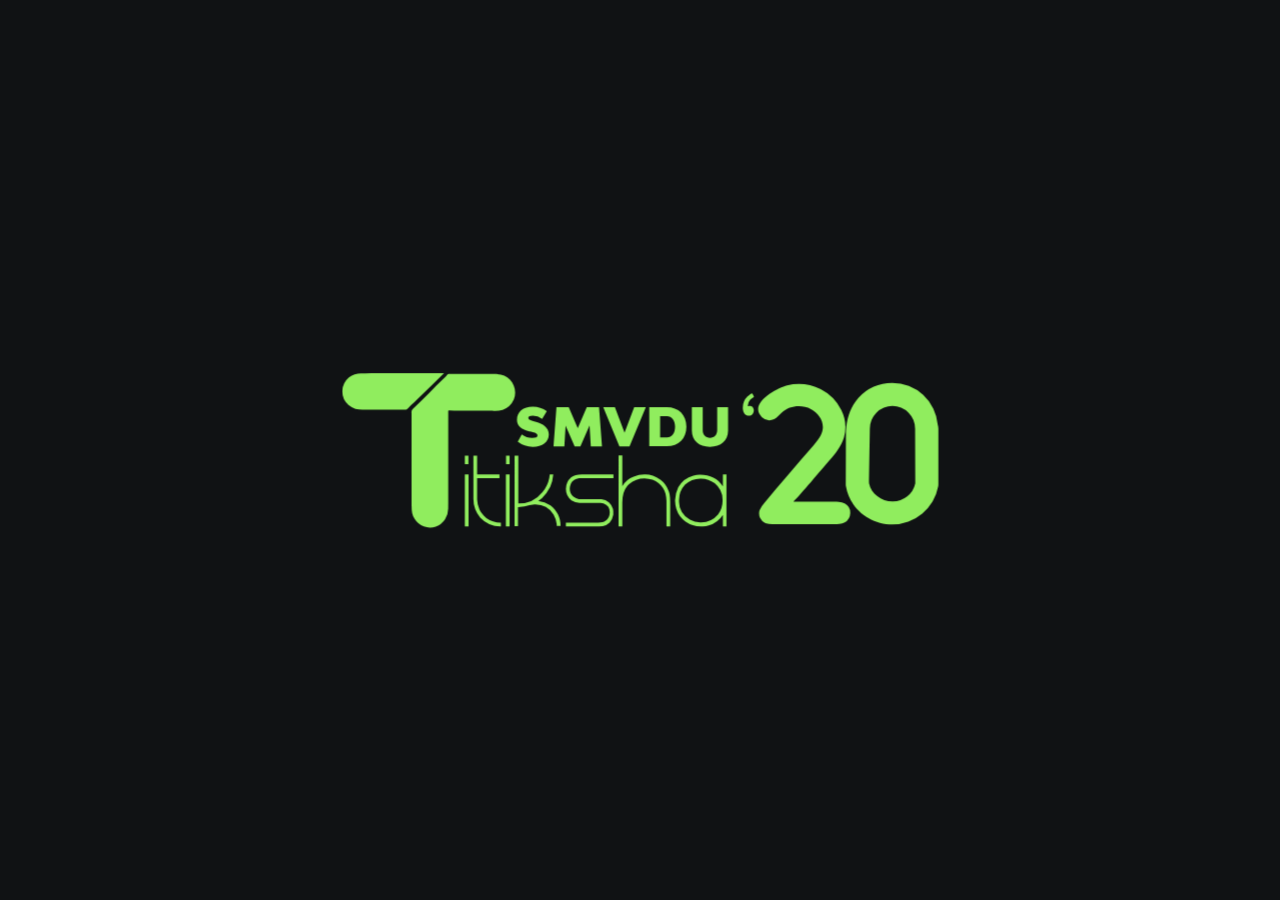
<file: index.html>
<!DOCTYPE html>
<html lang="en">
  <head>
    <meta charset="utf-8">
    <meta name="viewport" content="width=device-width, initial-scale=1, minimal-ui">
    <meta name="description" content="Titiksha 2020, J&K's Biggest Technology and Science event in SMVDU Katra.">
    <meta name="keywords" content="titiksha, Titiksha, smvdu, techfest jammu, techfest smvdu">

    <meta property="og:site_name" content="Titiksha 2020">
    <meta property="og:image" content="https://titiksha.tech/files/images/titiksha_home.png" />
    <meta property="og:url" content="https://titiksha.tech/" />
    <meta property="og:title" content="Titiksha 2020 | SMVDU Katra Technology and Science Fest" />
    <meta property="og:type" content="Titiksha event" />
    <meta property="og:description" content="Titiksha 2020, J&K's Biggest Technology and Science event in SMVDU Katra." />

    <meta name="theme-color" content="#101214" />
    <link rel="shortcut icon" href="files/images/favicon.ico">
    <link rel="icon" type="image/png" href="files/images/favicon-android.png">
    <link rel="apple-touch-icon" sizes="180x180" href="files/images/favicon-apple.png">

    <title>Titiksha 2020 | SMVDU Katra Technology Fest</title>
    <link rel="preload" href="files/fonts/norwester.woff" as="font" type="font/woff" crossorigin>
    <link rel="preload" href="files/fonts/montserrat.woff" as="font" type="font/woff" crossorigin>
    <link rel="stylesheet" href="files/css/index.css">
  </head>

  <body>
    <div class="lines">
      <div class="line"></div>
      <div class="line"></div>
      <div class="line"></div>
    </div>
    <svg id="clip-paths" width="0" height="0" version="1.1" xmlns="http://www.w3.org/2000/svg" xmlns:xlink="http://www.w3.org/1999/xlink">
      <g></g>
    </svg>
    <div id="page">

      <header>
        <div id="header-content">
          <div id="header-logo">
            <svg id="logo" xmlns="http://www.w3.org/2000/svg" width="120" height="110" viewBox="0 0 110 110">
              <path d="M116.334,46.7723c5.8-5.6,11.5-11.3,17.3-16.9-14.3,0-28.6-.2-42.9,0-3.2,0-6.4.2-9.6.1a12.8363,12.8363,0,0,0-8.7,2.6,12.0112,12.0112,0,0,0-4.2,8.4,11.39,11.39,0,0,0,3.9,9.3,13.3058,13.3058,0,0,0,4.5,2.5,19.7831,19.7831,0,0,0,5.4.5h25.8a3.6727,3.6727,0,0,0,1.8-.1,5.8449,5.8449,0,0,0,1.4-1.3c.6-.6,1.2-1.1,1.7-1.7A38.9613,38.9613,0,0,0,116.334,46.7723Zm51.5-16.3a12.25,12.25,0,0,0-1.9.2,10.6792,10.6792,0,0,1,2.5-.3h-29a13.1042,13.1042,0,0,0-2.8,0c-.7.1-1.1.7-1.5,1.2-.6.7-1.3,1.3-2,2-3,2.9-6,5.9-9,8.9s-6.1,6-9.2,9.1a12.6062,12.6062,0,0,0-2,2,4.8688,4.8688,0,0,0-.2,2.1v60.7a2.7686,2.7686,0,0,1,.1-.9,16.32,16.32,0,0,0,.3,4.4,10.1632,10.1632,0,0,0,1.6,3.7,12.27,12.27,0,0,0,5.9,4.9,11.6015,11.6015,0,0,0,13.7-4.7,13.6867,13.6867,0,0,0,1.8-9.3,13.5523,13.5523,0,0,1,.2,2v-61.6c0-.8-.1-1,.8-1,2,.1,4,.1,6,.1h21.5a18.6631,18.6631,0,0,0,6.7-.5,12.206,12.206,0,0,0,7.2-6.7C181.634,38.9723,175.934,30.4723,167.834,30.4723Z" transform="translate(-67.7152 -29.2835)" fill="white" fill-rule="evenodd" /></svg>
          </div>
          <h1>Titiksha 2020 <br><span style="font-size: medium;">SMVDU Katra Technology Fest</span> </h1>

          <div id="contact">
            <a title="Titiksha Facebook" href="https://www.facebook.com/1560654100822825" aria-label="Facebook" id="facebook"><svg viewBox="0 0 9.3 18" xmlns="http://www.w3.org/2000/svg">
                <path d="M2.1,9.9v8H6v-8h2.7l0.6-3.3H6V4.2c0-0.4,0.3-0.7,0.7-0.8c0,0,0,0,0.1,0h1.9V0H5.1c-1.6,0.2-2.9,1.5-3,3.1v3.4
              H0v3.4L2.1,9.9z" fill="white" /></svg></a>

            <a title="Titiksha Twitter" href="https://twitter.com/titiksha_SMVDU" aria-label="Twitter" id="twitter"><svg viewBox="0 0 42 36" xmlns="http://www.w3.org/2000/svg">
                <path d="M40.885 5.917a16.098 16.098 0 0 1-4.7 1.315 8.35 8.35 0 0 0 3.598-4.62 16.18 16.18 0 0 1-5.196 2.026A8.094 8.094 0 0 0 28.614 2c-4.52 0-8.183 3.74-8.183 8.353 0 .655.073 1.293.213 1.904-6.8-.348-12.83-3.674-16.866-8.728a8.447 8.447 0 0 0-1.108 4.2 8.397 8.397 0 0 0 3.64 6.952 8.024 8.024 0 0 1-3.707-1.045v.105c0 4.047 2.82 7.423 6.563 8.19a8.035 8.035 0 0 1-3.695.144c1.042 3.32 4.064 5.734 7.645 5.8A16.206 16.206 0 0 1 1 31.337a22.818 22.818 0 0 0 12.544 3.754c15.05 0 23.282-12.73 23.282-23.768 0-.362-.008-.723-.024-1.08a16.82 16.82 0 0 0 4.083-4.325z" /></svg></a>

            <a title="Titiksha Instagram" href="https://www.instagram.com/titiksha_smvdu/
            " aria-label="Instagram" id="instagram"><svg viewBox="0 0 18 18" xmlns="http://www.w3.org/2000/svg">
                <path d="M14.4,9c0,3-2.4,5.4-5.4,5.4S3.6,12,3.6,9c0-0.4,0-0.7,0.1-1H0v7.2C0,16.7,1.3,18,2.8,18c0,0,0,0,0,0h12.4
              c1.6,0,2.8-1.3,2.8-2.8V7.9h-3.7C14.4,8.3,14.4,8.6,14.4,9z M15.2,0H2.8C1.3,0,0,1.2,0,2.8c0,0,0,0,0,0v3h4.6c1.7-2.5,5.1-3,7.6-1.3
              c0.5,0.4,0.9,0.8,1.3,1.3H18v-3C18,1.3,16.7,0,15.2,0C15.2,0,15.2,0,15.2,0z M16.6,3.5c0,0.3-0.2,0.5-0.5,0.5h-1.5
              C14.3,4,14,3.7,14,3.5V2c0-0.3,0.2-0.5,0.5-0.5h1.5c0.3,0,0.5,0.2,0.5,0.5L16.6,3.5z M12.3,9c0-1.8-1.5-3.3-3.3-3.3S5.6,7.2,5.7,9
              c0,1.8,1.5,3.3,3.3,3.3C10.8,12.3,12.3,10.8,12.3,9C12.3,9,12.3,9,12.3,9z" /></svg></a>

            <a title="Mail Titiksha" href="mailto:titiksha@smvdu.ac.in" aria-label="email" id="email"><svg viewBox="0 0 42 36" xmlns="http://www.w3.org/2000/svg">
                <path d="M3.025 5.255A1.99 1.99 0 0 1 4.003 5h33.994c.354 0 .688.093.977.256L21 18.5 3.025 5.255zm-1.002 1.45c-.015.098-.023.2-.023.302V18.28v-5.636 17.35C2 31.1 2.902 32 4.003 32h33.994A2.005 2.005 0 0 0 40 29.993v-17.35 5.638V7.008c0-.103-.008-.204-.023-.303L21 20.687 2.023 6.704z" /></svg></a>
          </div>
        </div>
      </header>
      <div id="content">
        <section id="articles">
          <h2><a title="Events Page" href="event.html">Events</a></h2><br>
          <h2><a title="Titiksha Regisration Page" href="register.html">Register</a></h2><br>
          <h2><a title="Team Titiksha" href="team.html">Team</a></h2><br>
          <h2><a title="Titiksha Gallery" href="gallery.html">Gallery</a></h2><br>
          <h2><a title="About Titiksha" href="about.html">About</a></h2><br>
          <h2><a title="Contact Team Titiksha" href="contact.html">Contact</a></h2><br>
        </section>
      </div>
    </div>
    <div class="footer">
      <a title="SMVDU" style="position: absolute; bottom: 4vh; right: 1.7vw;" aria-label="smvdu" href="https://www.smvdu.ac.in"><svg width="130" height="115" viewBox="0 0 373.7947 337.3923" xmlns="http://www.w3.org/2000/svg">
          <path d="M298,316a514.9894,514.9894,0,0,0-66-1v2l1,1c0,2,2,2,12,2h9v5l-1-1h-1l-1-1h-2l-4-1-3,1h-2l-1,1-1,1-1,1-1,1v5l1,1,2,3,1,1h1v1l-2,1-1,1v2q3,3,6,0l2-1h1l1-1h1v-1h1l1-1h1l1-1c1-1,1,0,1,3l1,4,1,1h2V320h19v2h-6l-6,1-2,1v5l2,3v2c-2,2,0,10,2,10l1,1h1l1,1h1l3,2h1l1,1h3v-3h-1l-4-2h-1l-1-1-3-3v-2l1-2,1-1c1-2,3-2,5-2h2v1l-1,1-3,2a4.3016,4.3016,0,0,0,4,4v1h1v1h1l3-3h6v4h1l1,1h2V320h3q6,0,3-3Zm-52,18c-3,1-5,0-5-1l-1-1c0-3,3-5,3-3l1,2,2,1v1l1,1Zm6-2-1,1h-1l-1-1v-1l-1-1-1-1-1-2-1-1h3l3,1h1l2,3Zm37-4v7h-3l-3-1-1-1-2-2-1-2h-8l-1,1h-1l-2-1c0-2,0-2,7-2s7,0,7-4v-3h8ZM175,288H165V240l1-51,1-1,1-2,1-1,1-1,2-1h6l2,1,1,1,2,2,1,1q2.0637,49.4728,2,99Zm38,21-2,2c0,2-1,1-3,0l-2-2,1-2,1-2c2-1,2-1,4,1C214,307,215,309,213,309Zm29-21H231l-11-1,1-94v-3l1-1,1-2h1l2-2,1-1,1-1h7l5,4q2.7282,49.95,2,100ZM212,188q2.3176,49.4646,2,99H192l1-94v-3h1v-1l1-1v-1l3-2,1-1,1-1h7l1,1,3,3Zm5,129c0-2,1-2-51-2H115v-1c-1-3-1-6,1-7l5-2,1,1,2,1,6,5,1,1c2,0,2-2,0-4l-2-1v-1l-3-2-3-2-1-1h-2l-1-1-2,1h-3v1l-4,3v6l1,1,1,1,1,1h-6v2l2,2,2,1h2v24h1l1,1h2V320h23v6l-3-2-1-1h-2l-3-1-4,1h-1l-1,1-2,2-1,1v5h1c0,2,3,6,5,6h1l2,1h4l1-1h2l1-1,1-1v3l1,5,2,1h2V320h26v2H151v4h1l2,1,2,1h1l1,2,1,1v4l-1,1-2-1-2-1h-4v5l3,2h2l2,1,2,3c3,3,4,3,5,2s1-1-2-4l-2-2,1-1,1-1h1l2-2v-6l-4-4c-1-1-1-1,4-1h6l-1,8c0,9,0,9,2,10l1,1h2V320h6v11l1,13h2l2,1h1V320h21v6h-8l-8,1h-1v4h1v1l2,2c3,3,5,2,5-2v-1h9v6l1,7,1,1h2V320h3q6,0,3-3Zm-88,18-1-1-1-1v-3l2-3h6l1,1h1l2,3ZM368,134l-1-2-1-1v-1h-1v-1l-1-1-1-1v-1l-2-2-3-4-2-2-1-2-2-2a314.9947,314.9947,0,0,0-42-40l-4-3-3-3-2-1-4-4-2-2-1-1-1-1q-4.1776-3.8182-8-8a19.9983,19.9983,0,0,0-3-3l-1-1-2-2-2-2-1-1-1-1a24.0025,24.0025,0,0,1-4-5l-2-2a33.0077,33.0077,0,0,0-2-3l-1-1-1-1-2-3V25l-3-6-1-1-2-4-2-2-1,1v2l1,1v3l1,1v2l1,3v1l1,1v2l1,1v2l2,3q2.2,4.4082,4,9v1l1,1v1l1,1v1l1,1,1,1,1,1v1l1,1,1,2v1h1v1l3,4,2,4,1,1,1,1,1,2,2,1,1,2,1,1v1l2,2,1,1,2,3,2,2,5,6,2,1a167.0382,167.0382,0,0,0,12,12q6.2332,7.243,13,14,9.8718,12.213,19,25l1,2,1,1v1l1,1v1l1,1v1l1,1v1l1,1v2l2,4,1,2v2l1,2,1,2v3l1,2v3l1,2v8a34.997,34.997,0,0,1-1,10v4l-1,2v2l-1,2-1,3-1,2v1l-1,1-1,2-1,1v1l-2,2-1,2-2,3-1,1a73.9989,73.9989,0,0,1-18,15h-1l-1,1h-2l-3,2h-1l-2,1h-2l-2,1h-2a88.9956,88.9956,0,0,1-19,0l-1-1h-2l-5-1-1-1h-1v-1h-2l-2-2-2-1-1-1-1-1-1-2-2-1-3-5-1-3v-1l-1-1a60,60,0,0,1,1-27l1-1h1l1,1h3l2,1h4l3,1h3l3,1h6l3,1a163.9951,163.9951,0,0,0,33-2l2-1,1-1h1l1-2v-6h-1l-1-1-1-1h-1v-1h-2l-2-1a239.9954,239.9954,0,0,0-47,3l-3,1h-3l-1,1h-2l-1,1h-5l-1-1h-2l-1-1h-1l-2-1-5-4v-5l1-2,1-1,1-1,2-2v-1h1l4-1,5-1h2l2-1h4l1-1h3l6-2h2l1-1h2l1-1h2l2-1h1l1-1h1l1-1h3l1-1h1l1-1h1l1-1h1l1-1h1l2-1,1-1h1v-1h1l1-1h1l2-2,2-1,3-6,1-1v-2h-1v-1l-1-1-1-1-1-1a33.9978,33.9978,0,0,0-11,1h-3l-1,1h-1l-1,1h-3l-1,1h-1l-1,1h-1l-1,1h-1l-3,2h-1l-1,1h-1l-1,1h-1l-1,1h-2v1h-1l-1,1-3,2h-2l-1,1-1,1h-1l-2,1v1h-2l-1,1v1h-1l-1,1-1,1h-1l-2,1-1,2-2,1-2,2-2,1h-3l-3-1h-3l-1-1-1-1-1-1v-6l1-1v-2l1-1v-1l1-1,1-1,1-1,1-1,2-1h1l1-1,2-1,1-1h1l1-1,2-1,1-1,1-1h1l1-1v-1l2-1,2-1,1-1,1-1,1-1,3-2a126.9986,126.9986,0,0,0,23-27V95l-1-1-4-2-4,1h-2l-1,1-1,1h-1l-1,1-1,1-3,2-2,2-4,4-6,6-2,2-2,3-1,1-4,5-1,1-1,1a10.0013,10.0013,0,0,1-1,2l-1,1v1l-1,1-1,1-1,2-1,1v1l-1,1-1,1v1l-1,1v1l-1,1v1l-1,1c-1,2-4,4-6,4h-1l-2,1h-3l-3-1v-1l-1-3v-9l1-2,1-2,1-1v-1l1-1,1-1,1-1,1-2,1-1,1-3,1-1,1-1v-1l1-2,1-2,1-1,1-1v-1l1-1v-1l1-1,1-1v-2l1-1v-1l1-1V98l2-4,1-1V91h1V90l1-1V86l1-1V84l1-1V81l1-1V79l1-3V67c0-2-2-4-3-4h-4l-2,1-1,1-1,1-1,1-2,3-1,1-1,2-1,1v2l-1,2-1,1v1h-1v2l-1,2-1,3v1l-1,1v2l-1,2-1,2v2l-1,1v1l-1,5-1,1v3l-1,1v2l-1,2v3l-1,3v1l-1,2v4l-1,1,1,2-2,1-1,2-1,2-4,3-1,1-1,1h-4v-1l-1-1-1-1-2-5-1-1v-5l1-1v-4l1-1v-3l1-3v-4l1-2v-3l1-3V95l1-13a95.9971,95.9971,0,0,0-2-21l-1-1c0-3-3-8-5-8h-1l-1-1v1h-1l-4,4-1,1q-.4173,2.02-1,4v2l-1,2V78a60.9993,60.9993,0,0,0,0,14l1,4v5l1,5v4l1,2v2l1,1v3l2,6v5a54.0064,54.0064,0,0,1-4,8l-1,1-1,1h-2l-1-1-1-1q-4.0807-3.4066-8-7l-2-6v-3l-1-2v-1l-1-2v-3l-1-2v-3l-1-1v-3l-1-1v-2l-2-5V95l-1-2V92l-1-1V88l-1-2-1-2V83l-1-1-1-2V79l-1-2-1-1V75l-1-1V73l-1-2-1-1V69l-1-1-5-4-1-1h-4c-2,1-3,2-3,4v3q2.1105,7.9719,4,16v2l1,1,1,2,1,2v1l1,1v1l1,1v2l2,3,1,1q.93,2.0343,2,4l1,1,1,2,1,2,1,2v1l2,2,1,2,1,1,3,4v1l1,1,1,1v1l1,1v1h1v3l1,4-1,1,1,1-1,3v2l-1,1-1,2h-5l-2-1h-2l-1-1h-1v-1l-3-3-2-2v-2l-1-1-1-1-1-1v-2h-1l-1-1-1-2-2-3-1-2-2-2-1-1-1-2-1-1-1-1-1-2-3-2v-1l-2-2q-5.1131-4.8856-10-10a21.9956,21.9956,0,0,0-5-4l-1-1h-2l-1-2h-9l-1,1-1,1v5l1,2,2,4,1,2,1,1v1h1l1,1,1,1,3,4,2,2,1,1q11.8741,10.15,24,20l2,2,2,1,1,1h1l1,1,2,1h1l1,1,3,3,1,4,1,1v7l-5,2h-1l-2,1h-2l-4-1-2-2-1-1-2-2-1-1h-2l-1-1-1-1-1-1-1-1h-1l-1-1-3-1v-1l-2-1-1-1h-2l-1-1h-1v-1l-3-1-2-1h-1l-1-1h-1l-1-1-1-1h-1l-1-1h-2v-1h-2l-1-1h-2l-1-1-2-1h-2l-1-1H96l-1-1H88l-5,1-1,1v1c-1,1-1,5,1,7l1,1,1,1,2,2,3,2,1,1h1v1h1l1,1,2,1h2v1l2,1q6.5651,2.3274,13,5h2l1,1h2l1,1h1l3,1,3,1h5l1,1h3l9,2c4,0,6,1,6,2l2,3,1,1,1,2,1,4-3,3-2,1-1,1-1,1-3,1h-2v1h-6l-1-1h-2l-1-1h-3l-3-1h-2l-1-1h-4l-2-1h-5q-10.9989-.5231-22-1H80l-2,1H76l-1,1-2,1-1,2v5l4,3,1,1h2l2,1h1a163,163,0,0,0,58-4l1,1v3l1,1v1l1,2v17l-2,4v2l-1,1v1l-1,1v1l-1,1v1l-1,1a25.0011,25.0011,0,0,1-7,6l-1,1h-1l-1,1h-1v1h-1l-2,1h-2l-1,1h-2l-2,1h-3l-8,1a36,36,0,0,1-11-1l-1-1H91l-4-1-1-1H85l-1-1-4-2H79l-1-1-1-1-2-1-1-1H73a87.9994,87.9994,0,0,1-16-18l-2-3v-1l-1-1v-1l-1-2q-1.4843-6.5037-3-13l-1-4a86.9985,86.9985,0,0,1,3-25v-1l1-2,1-5,1-1v-2h1v-2l1-1,1-1v-2l2-4,1-1v-1l3-5h1v-1l1-1,2-4h1l1-2,3-3,1-2,1-1,1-2,2-1a67.0121,67.0121,0,0,1,7-8,142.99,142.99,0,0,1,16-16l2-2,2-2q1.8774-2.5956,4-5l2-2,3-3,2-2,1-2,3-3,1-1,1-1V71h1l2-3,1-1V66l1-1,2-3,1-1,2-3,1-1V56l1-1,2-3,1-2,1-1V48l2-3V43h1l1-2V40l1-1V38l1-2,2-4V31l1-1V27l1-1V25l1-1V21l1-2V16l1-2c0-2-1-3-2-2l-2,4-1,2-1,2-1,2-1,2v1l-1,1-2,2v1l-1,1-1,1-1,2-2,2-1,2c-2,1-2,2-2,3h-1l-1,1-3,3-1,1-3,3-3,3-2,2-2,2-2,2-7,6-2,2-3,3a47.9928,47.9928,0,0,1-6,5A104.9955,104.9955,0,0,1,81,87l-1,1-3,2-2,2-3,3-2,2-2,1-1,2-1,1H65a131.002,131.002,0,0,0-25,30l-1,2-2,2-1,2-1,1-1,2-1,1v1l-1,1v1l-1,1-1,1-1,2v1l-1,1v1l-2,4-1,1v1l-1,1v2l-1,1v2l-1,1v2l-1,1v2l-2,5v2l-1,2v3l-1,3a160.9986,160.9986,0,0,0,3,48v1l1,1v1l1,1v2l1,1v2l1,1v1l2,3v1l3,5v1l3,3v1l2,2,2,3,2,2,3,2a56.0017,56.0017,0,0,0,13,10l1,1,1,1h2l1,1,1,1h1l1,1h1l2,1,1,1h1l1,1h2l2,1,2,1h3l1,1h3l3,1h3a75.999,75.999,0,0,0,35-4l1-1h2v-1h1l2-1,1-1,1-1h2l1-1,1-1,2-2,2-2,1-1,2-1,2-2,2-2,1-2,1-1v-1l1-1,1-1v-1l1-1v-1l1-1,1-1v-2l1-2v-1l1-1v-1l1-1v-1l1-2,1-4v-2l1-1v-3l1-2a60.0008,60.0008,0,0,0-1-23l-1-1v-1l-1-2v-2l-1-1-1-1v-1l-1-1-8-8,1-1,2-1h1l1-1h1l1-1,2-1,4-4,1-1v-6l-1-1v-1l-1-1-1-2-2-2v-1h2l5-2,2-1h1l1-2,1-1,1-1-1-8-1-2v-1h2l2,1q2.5-.0645,5,0h2l3-2h1v-2l1-1V136l3,2,3,3,1,1h1l6,1h1l5-5v-1l1-1v-1l1-1,1,2,1,1v1l5,5h7v-1h1l1-1,1-1,2-1,1-2,1,3,1,6v1l1,2c0,1,5,3,7,2l4-1h3l-1,2v9c0,2,1,3,3,4l1,1h2l1,1h1l2,1c3,0,3,0,2,1l-2,2-1,1-1,3v1l-1,3,1,3v1l1,1,3,3h1l1,1,1,1h2v1h2l1,1h1v1a23,23,0,0,0-5,6l-2,2-1,1v1l-2,3v1l-1,2-1,2v1a76.0007,76.0007,0,0,0,1,30v1l1,1v1l2,5v1l1,1v2l1,1v1l1,1v1l1,1v1l1,1,2,3,1,1,1,2,2,2,1,2,2,1,1,1a23.0026,23.0026,0,0,0,5,5l2,1,1,1h1v1h1l1,1,2,1,2,1h1l1,1,2,1h1l2,1h3l1,1h3l7,2a92,92,0,0,0,27-3h2l2-1h1l1-1h1l4-2h1l4-2,3-2h1l1-1,2-1v-1h1l2-1,1-1,1-1,2-1,1-1a128.0007,128.0007,0,0,0,15-17l1-2h1v-1l1-1v-1l2-3v-1h1v-2l1-2,2-4v-1l1-2v-3l1-1v-3l1-4v-4l1-2v-6l1-4A109,109,0,0,0,368,134Zm-84.2559,59.248L283,193h-1l.0158.004c-.9961-.1513-1.99-.3207-2.9836-.4879l-.6679-.3339c1.542.2329,3.4105.5,5.6357.8178q2.324.3486,4.6227.6227l.2911.2911Q286.3248,193.6163,283.7441,193.248ZM291,194l.3834.1917c-.5685-.0578-1.1356-.1288-1.7036-.1917H291l-.478-.1594q.7677.0836,1.53.1594Zm31.5,0-1.1667.3333L322,194h-2v.7143L319,195a190.98,190.98,0,0,1-26-.6539v-.2539c11.8541,1.1037,22.6505.7725,29.6718-.764L322,194ZM276,189l2-1h4l.3169-.1584q1.616-.1884,3.23-.3887L285,188l1.2676-.6338Q294.1586,186.3576,302,185l3-1c-1,1,2,1,7,1a46.9774,46.9774,0,0,0,6.1627-.2257L322,185c6,1,9,2,9,5,0,1-1,2-5,3l-2.8.8.7844-.7844.0613-.0156H326c2.13-.8522,3.3451-1.8855,3.7374-2.8687l-.1593.08c.82-1.721-1.37-3.3428-6.5781-4.2109l-20-1h-1l-3,1-14,2-5,.7143V188l-2,1c-1.0329.2582-1.93.4827-2.6828.6828Zm-5,1.1323V191h1l-.9022-.9022c.0359-.01.0795-.017.1192-.0255l1.283.4277-.5-.5,2-1h1v.7682a8.3334,8.3334,0,0,0-2.2585.8123L272.5,190.5l.1585.1585c-.3628.43,1.01.7865,4.5266,1.3415H277l.2051.2051c-.4012-.0714-.8042-.131-1.2051-.2051h-3C270.6484,191.2161,270.1466,190.4346,271,190.1323ZM281,160.96c-1.3268.37-2.6586.7233-4,1.04-2.4579.6048-4.9445,1.078-7.447,1.447L270,163h-1l-1.4457.7228c-.85.1036-1.701.201-2.5543.2772q-.6969.1741-1.3048.3048L264,164c-.3918,0-.7118,0-.9716-.0071L267,163c1.6748-.2333,3.3408-.517,5-.8328V163l2-1h-1.0974c1.2628-.2521,2.5184-.5367,3.77-.8364L275,162h2v-.9167c.5458-.1326,1.0929-.26,1.6364-.4015L278,161h1l.5771-.5771c.475-.1286.95-.2579,1.4229-.3934ZM315,146l-1,1-1,1a90.9991,90.9991,0,0,1-23,10q-4.401,1.6829-8.9438,2.9438L282,160h-.8935q4.5091-1.2962,8.8935-3l3-1,6-2a96.6029,96.6029,0,0,0,11.3671-5.3671L310,149l8-5-1.9059.953c2.9588-2.2326,4.5213-4.18,4.3715-5.4874l.2942.2942C320.8443,141.83,318.7828,144.4869,315,146Zm5-8a2.56,2.56,0,0,1,.7437,1.6156l-.4453-.668a1.3766,1.3766,0,0,0-.11-.1648l-.7843-1.1766A2.3648,2.3648,0,0,1,320,138Zm-11,.5335c.6658-.1813,1.3361-.3452,2-.5335l2-1c.8029-.8029,4.18-.3159,6,.4246V138l.0854.0854A14.6481,14.6481,0,0,0,313,138a38.9762,38.9762,0,0,0-4,.8735ZM262,163l2-2,2-1,2-1v-.6752q7.5391-4.9434,15.42-9.3248H284l2-1-1.9572.6524Q291.3913,144.5834,299,141c2.7664-.6,5.5135-1.2815,8.2511-2H308.52a38.9788,38.9788,0,0,0-5.52,2c-14,5-27,12-37,20-.92.46-1.6732.8643-2.2757,1.2184.37-.3394.7939-.7366,1.2757-1.2184a25.3063,25.3063,0,0,0-3.0992,2.0992Zm-1,1,.2813-.2812c-.4731.6412.1391.808,1.7187.5026v.2252a7.68,7.68,0,0,1-2,.1918Zm18.6344-61.4516c.6458-.57,1.2877-1.1441,1.9431-1.7034l-.4593.9185Q279.948,102.77,278.8,103.8ZM269,113l1-1,.2029-.4059c.76-.7949,1.5368-1.5741,2.3141-2.3526L273,109l.2451-.49q2.3465-2.3191,4.7869-4.5418L276,106c-2.7015,2.7015-3.5687,3.57-2.0051,2.3143q-2.8335,2.7851-5.51,5.7168C268.6563,113.6874,268.8259,113.3426,269,113Zm-.9481.8961L268,114l-.6879.6879C267.5546,114.42,267.8076,114.1622,268.0519,113.8961ZM249,139l1-2,1-1v1l1-2,1-2,2-3v1l1-2v-.4825A24.98,24.98,0,0,1,258,126q4.2651-5.7117,9.0371-11h.5692a145.9905,145.9905,0,0,0-16.8737,23H250l-1,1c0,1.4118.499.8293,1.1438.0135-.3842.66-.77,1.32-1.1438,1.9865,1.6669-.9173,3.3077-1.8787,4.9326-2.8652L253,140l1-1,2-1h-1.8437q4.5378-2.7672,8.8437-5.8854V133l2-2-1.4675.7338Q267.8968,128.54,272,125q2.6794-2.4851,5.2851-5.0468L275,123c2.9593-3.0333,5.8062-6.1727,8.5771-9.3784Q285.3035,111.8252,287,110a35.463,35.463,0,0,0,4.1555-6.1555L292,103v-.9149c1.1992-2.7693,1.5381-5.0089,1-6.0851h-3c-.3926.1442-.78.3-1.1634.4653L285,98h.8858A23.0033,23.0033,0,0,0,282,101c0-.1687,0-.3375,0-.5062.9919-.84,1.9866-1.678,3-2.4938,0-1.0737,2.3057-2.1414,4.5962-2.5962L289,96h1v-.6737c1.833-.3051,3.5685-.1893,4,.6737,1.323,1.9845-.87,6.6023-5.39,12.3905L288,109l-.2158.4317A111.7892,111.7892,0,0,1,280,118a73.0063,73.0063,0,0,1-6,6,129.9984,129.9984,0,0,1-26,19Zm-15.8531-20.44q-.2482.3952-.4966.79L231,121l2-3,.5-.5ZM232,105.5806V106l1-1h-.8624A125.9906,125.9906,0,0,1,236,92c.726-1.6851,1.38-3.3989,2-5.1252V87l1-1V85l-.5334.5334c.1749-.5122.3679-1.018.5334-1.5334l1-2a65.8822,65.8822,0,0,1,5.369-9.738L245,73l1.87-2.8045c.1014-.129.2008-.2427.3016-.3668L249,68l.1708-.3416a10.4058,10.4058,0,0,1,1.7485-1.3473A15.1951,15.1951,0,0,0,249,68a6.9106,6.9106,0,0,1,3.4145-2.2286,1.1214,1.1214,0,0,0-.2545-.0048A2.2068,2.2068,0,0,1,254,66c.6487,1.2973.4521,5.5413-.3094,10H253v1l.6256-.6256A48.1777,48.1777,0,0,1,252,83a62.9853,62.9853,0,0,0-3,7c-.3256.67-.6713,1.3306-1.0018,1.9985C247,91.0018,246.9993,92.0013,246,94l-1,2,2.9922-3.99c-1.893,3.8243-3.85,7.6161-5.9024,11.355L241,105l.3988-.3988q-3.7721,6.7939-7.8926,13.3865L234,117l2-4-1.8448,2.7672Q235.4743,113.324,237,111l1-1.5v.5l1-2q1.761-3.5939,3.4127-7.2382L242,102l2-4-.6243.6243Q248.7564,86.5448,253,74l1-1a12.5145,12.5145,0,0,0-.0673-1.7981L254,71l-.9219-3.6875A4.47,4.47,0,0,1,254,69c0-3-2-4-5-1l-1.8355,2.7533q-.6746.7131-1.2826,1.4829L246,72l-1,1-1,2c-.67,1.2579-1.2758,2.5467-1.8492,3.8492L242,79v.2081c-.3474.804-.69,1.6095-1,2.4285V81l-1,2,.8044-.8044A56.9912,56.9912,0,0,0,239,88a185.9773,185.9773,0,0,0-7.3493,22.3493L231,111c0,.5739.001,1.1446.19,1.1516q-.3049,1.2206-.593,2.4453l-.3206-.3206Q230.9852,109.8974,232,105.5806ZM230,116v1l.08-.16q-.1963.8821-.383,1.7662l-.3639.7276Zm-1,5,.2-1h.2108c-.1363.6668-.2818,1.3315-.4108,2v2l3.3942-4.2427Q230.7213,122.3939,229,125h-1Zm-53.5281-1.5281c.0087.0557.0164.1114.025.1671q-.0419-.1125-.0833-.2254ZM152.6188,77.6188l.13.13q.1792.5944.3777,1.1981Q152.87,78.2838,152.6188,77.6188Zm3.13,7.8551c.0846.1748.1647.3531.2512.5261l.1061.3184C155.9873,86.0368,155.8667,85.756,155.7488,85.4739ZM155,68c-.33-.33-.5913-.5876-.826-.8134a7.4244,7.4244,0,0,1,2.6411,2.4839A9.9984,9.9984,0,0,0,155,68Zm6.74,30.74c-.3151-.6484-.6355-1.2941-.9451-1.9451l.0915.0915c.3761.7.7424,1.4049,1.1095,2.1095ZM167,109q-1.1474-2.1156-2.2527-4.2527L165,105l-1-2v.2782q-1.0174-1.9935-2-4.0041v-.27c1.0325,1.9821,2.04,3.9776,3,5.9963,1.171,1.8962,2.3854,3.7644,3.6194,5.6194Zm-1-21c-2.3769-7.923-6.0064-14.5774-8.9048-18H158c-1-2-5-4-6-4v1c-1.2718.6359-.9216,4.9141.5272,10h-.1449c-.1259-.3339-.2578-.6655-.3823-1q-.1952-.6834-.351-1.351L152,75l-.4815-.963C150.2267,67.9428,151.3814,63.2861,155,66l2,2,5,9q1.2106,2.114,2.2936,4.2936L164,81l1,2v-.2429A84.9931,84.9931,0,0,1,170,96v1l1,1,2,8c.4946,2.3262.9473,4.6608,1.3746,7H174l.46.46q.2813,1.5559.54,3.1157V117l.1069.2138c.0982.5954.2005,1.19.2944,1.7862h-.1406c-.47-1.3173-.9048-2.6468-1.2607-4Q169.9253,101.5222,166,88Zm9,34c-.2321-.4326-.4783-.8572-.7153-1.287L176,123l-.375-1.5A9.26,9.26,0,0,1,174,120l-1-2v.4186c-.2008-.3473-.4114-.6887-.6154-1.034L173,118l-1.2068-1.6092c-.2047-.3393-.4007-.6839-.6084-1.0214L170,113v.5066c-.3325-.52-.66-1.0431-1-1.5583v-.7605q2.889,4.3105,6,8.4665V120c.2311.4623.4016.8057.5135,1.0543l-.267-1.0683c.1272.1692.2508.3408.3786.51.1262.8347.2572,1.6686.3749,2.5045Zm-40.4332-10.7166q1.7138,1.7925,3.3861,3.6225L138,115l.3437.3437q3.2005,3.5431,6.2327,7.2327L144,122l.5,1-1.5-2-8-8.6667L134,111Zm-6.7458-6.736-.4558-.3039c-.2064-.2047-.4237-.3982-.6327-.6l-.2631-.3508C126.9193,103.7114,127.3752,104.1243,127.821,104.5474ZM154,140.5V140h-2a28.0046,28.0046,0,0,1-5-4,65.0018,65.0018,0,0,1-14-10,154.9957,154.9957,0,0,1-14.2458-14.4972L121,113l-1-1a13.5554,13.5554,0,0,0-2.7732-2.3292c-.7435-.8893-1.5032-1.7646-2.2268-2.6708l-1-2v-1l-2-4-1-1q0-6,6-3a34.9986,34.9986,0,0,1,7,5c.3157.284.6194.58.9332.8663L125,102l2,2,3,3,1,1,1,1-.709-1.0635c.7955.7931,1.5889,1.5877,2.37,2.3942L133,110l-1-1c.2344.2888.4788.5692.7143.8571L131,108c-5.1136-4.4744-8.59-7.7169-11.48-9.74L121,99l-1-1h-.86c-.1394-.0939-.2788-.1873-.4156-.2753L118,97l-1.7344-.5781A9.68,9.68,0,0,0,115,96h-3c-2.79,3.7195,9.9866,19.5425,26.2643,33H138l2,2-.4914-.9827Q140.7445,131.0187,142,132l2.8,1.8L147,136l2,1,2,1c-.3823-.3312-.7765-.6477-1.1693-.9659L156,141a86.9931,86.9931,0,0,0-5.0153-9.0153L151,132l-.0319-.0426Q150.014,130.46,149,129l-3-4,1,1-.5236-1.0471q3.4608,4.3648,6.6784,8.92L151,131l1,2,1.78,1.78c.7445,1.07,1.4964,2.1345,2.22,3.22l.5,2H156l.6667.6667L157,142ZM95,138H92l-4.2865-.7144A29,29,0,0,1,95,138Zm47.7116,26.7116L142,164h-1l.4252.4252c-.434-.1153-.8978-.2494-1.4252-.4252h-4a57.9926,57.9926,0,0,1-10-2.3259V161h1l-4-1,1,1h1l.5084.5084c-.503-.1691-1.01-.3254-1.5084-.5084h-2a68.0053,68.0053,0,0,0-7-3h-2l-1-1-5-2c-17.7412-6.1708-27.1364-15.3092-21.3335-17.333l-.3412.6824A1.4575,1.4575,0,0,0,85,140.2934V141l1,1-.2437-.4872c1.43,1.8374,4.3329,4.1464,8.1167,6.4872H93l1,1h1l-.801-.801c1.831,1.1188,3.8512,2.2409,6.008,3.3183-.099.0841.4319.5753,1.793,1.4827l3,1-2-1c-.304-.2027-.5814-.3793-.8423-.5409A83.9789,83.9789,0,0,0,114,157l1,1h1l-.5-.5,1.5.5q5.4459,1.7339,11,3.0762V162h1l-.9-.9q7.3769,1.7892,14.9,2.9h-1c2,1,2,0,1-1l-6.0667-4.2L136,158c-.3427-.175-.6749-.3693-1.0151-.5489L130,154l2.9142,2.3314c-1.3233-.7455-2.6319-1.5166-3.9142-2.3314l-1-1-5-3,.6085.6085q-1.5287-.8143-3.0679-1.6085H121l-1-1h-1.4371q-5.2015-2.62-10.5179-5H110l-3-1,.9651.9651q-3.41-1.52-6.867-2.9324L104,141l-2-1h-.9806q-1.9632-.8043-3.9408-1.5743A52.9843,52.9843,0,0,1,108,142a130.9895,130.9895,0,0,1,20,10l2,1,1,1,2,1,2,2h1l3,3C144.7011,163.2578,145.7567,165.1876,142.7116,164.7116ZM131,189c.3619.0724.69.1448,1,.2172v.5852c-.2452-.063-.5772-.13-1-.2029V189h-2l.8221.4111c-.7718-.1174-1.6969-.25-2.8221-.4111l-3-1-.1053-.0526C126.2637,188.2943,128.63,188.6575,131,189Zm-8.2174-1.2174.0235.0235c-.4667-.0809-.9348-.1522-1.4022-.2277C121.8635,187.646,122.3229,187.7151,122.7826,187.7826ZM79,186a14.93,14.93,0,0,0-2.4095,1.4641c.0971-.0417.2111-.0795.3161-.1193C75.35,188.3941,74.8589,189.8589,76,191a16.4023,16.4023,0,0,0,6,2.397v.403l-2-.6V193h-.6667L76,192c-2-1-2-3,0-5,2-1,3-2,8-2l2.7-.9,6.3.9a40.11,40.11,0,0,0,6.5955-.2591L104,185c4.5981.6978,9.201,1.3635,13.8018,2.0447A123.0074,123.0074,0,0,0,104,186h2l-3-1h-1l1,1H82a11.1948,11.1948,0,0,0-2.579.29L80,186Zm53,6q-4.6924.525-9.3679,1.1839L123,193h-2l-1.1788.5894c-2.9458.4353-5.8872.9-8.8212,1.4106H93a23,23,0,0,0-5,0H86l-3.3333-1H83l-.4858-.4858C87.504,194.5893,94.34,195,102,195a171.006,171.006,0,0,0,27-4c2.5-.5,3.75-.75,3.5-1h.5l-.7121-.7121a8.8672,8.8672,0,0,1,2.07.7121H134l-1,1,1.6329-.8165C135.3659,190.789,134.4219,191.3945,132,192Zm74.7575-87.7575-.6951.6951q.5922-4.4565.9391-8.9361l.5789.5789C207.366,99.14,207.0857,101.6941,206.7575,104.2425ZM207.6211,96h-.62c.0477-.623.0881-1.2465.1284-1.87l.5815.5815C207.68,95.1409,207.6556,95.5708,207.6211,96Zm-5.0658,26.2776.8627.4314C203.1752,122.9149,202.8763,122.8006,202.5553,122.2776ZM203.7841,122h-1.3793A7.5292,7.5292,0,0,1,202,121l-1-2q-1.0977-5.4751-1.8849-11H200l-1-1v.162q-.2994-2.1356-.5571-4.2761L199,104v-2l-.74-.74q-.601-5.4276-.9155-10.8816L198,93V87c-.4479-.4479-.6888-.4768-.8253-.2122-.1024-2.594-.1709-5.19-.1747-7.7878l.5625-10.125L198,68V66l-.3125.625L198,61c.5381-3.2288,1.6566-5.2852,2.8856-5.8856L200,56l-1,2,1.944-2.916c1.0381-.4663,2.1494.1028,3.056,1.916.178.178.3478.3562.512.5358L205,59l1,1-.8556-1.7112c1.4569,1.8717,2.2615,4.1488,2.62,8.4757L207,66l.8906,2.6718C207.9653,70.2091,208,71.9662,208,74a172.964,172.964,0,0,1-.1812,19.1812l-.67.67a160.9856,160.9856,0,0,0-1.0059-30.7077L207,64V63l-1-1c-1-4-3-7-5-5l-1,2-1,2a192.9931,192.9931,0,0,0,1.697,51H200l1,2v-.2795c.3115,1.7631.6392,3.524,1,5.2795,0,1.6885,1.4216,3.3672,1.8656,2.6486Q203.8291,121.8389,203.7841,122Zm1.908-10.6921q-.5293,3.0948-1.1709,6.1709L204,118c0,.5593,0,1.1177.1753,1.1521-.0618.282-.1121.5661-.1753.8479,0,.3645-.0153.6981-.043,1H203c.25-.25.5-1.5,1-4q1.2174-5.7655,2-11.5952V108l.5343-2.1373c-.2029,1.4659-.42,2.9294-.6607,4.39L205,112ZM126,118l1,1-1.3333-.6667c.11.2229.2261.4425.3333.6667l-.6667-.8333L125,118l-1-1,.6667.3333L122,114l3,3c.1151.22.2209.4451.3333.6667Zm4,4,1,1-1.3333-.6667L130,123l-1-1-1-1-1-2,2,2,.3333.6667Zm-12-13,1,2-1-1-2-2Zm38,32-2-1-3-2Zm171,46-1-1a4.0787,4.0787,0,0,1,3,1.5537V187l1,1v1l-.2905-.2905c.0105.0256.0259.05.0358.0753-.0173-.04-.0545-.0753-.075-.1145L329,188v-.0909A5.31,5.31,0,0,0,327,187ZM153,135l-1-2,3,5Zm46.4-75.6L199,61V60ZM127,192l2-1h3Zm203-2-.2626.1313a1.715,1.715,0,0,0,.0417-1.2506A3.3548,3.3548,0,0,1,330,190ZM166,87l1,2v1ZM87,144l-1-2,1,1Zm83-46,1,2-1-1Zm2,8,1,1v1l-1-1Zm29-50v1l-1.6,2.4L200,57ZM169,95l1,2-1-1Zm6.625,26.5-.1115-.4457C175.6437,121.3434,175.6922,121.5,175.625,121.5ZM306,151l2-1-3,2ZM75.2954,190.4647A2.1426,2.1426,0,0,0,76,191l1,1A6.5316,6.5316,0,0,1,75.2954,190.4647ZM290,146l-2,1,1-1Zm10-5h1l-1,1C299,142,298,142,300,141ZM290,96c1-1,1,0,0,0ZM89,145l4,3-2-1Q89.9518,146.0494,89,145Zm43,17,1,1h-1l-1-1ZM76.5905,187.4641c-1.2673.9749-1.7778,1.8875-1.5287,2.6107C74.5613,189.0585,75.0192,188.1373,76.5905,187.4641ZM302,153l3-1-5,2Zm-11,4,2-1h1ZM84,194l2,1-3-1Zm48-70,2,2-2-1-1-2Zm16,3,1,2-2-3Zm111-2c1-2,2-2,0,0Zm-117,8-2-2,2,1C144,134,144,134,142,133Zm117,2,2-1-2,2ZM120,159l1,1h-1ZM236,95l-1,1,1-2ZM99,151l3,2-2-1Zm197-8h-1l2-1C300,141,299,141,296,143ZM252.4145,65.7714C253.4169,65.6484,254,66.3857,254,68,253.5381,66.6143,253.0735,65.877,252.4145,65.7714ZM171,101v-1l1,4Zm71-23v1l-1,2Zm-90,61v1l-3-3Zm50-19-1-1v-1l1,1Z" transform="translate(-16.384 -11.6077)" fill="white" fill-rule="evenodd" /></svg></a>
      <h5 style="position: absolute;color: white;bottom: 2vh;right: 2.1vw;"><i class="far fa-copyright"></i>SMVDU KATRA</h5>
    </div>

    <svg id="page-stripes" class="full-size" width="100%" height="100%" version="1.1" xmlns="http://www.w3.org/2000/svg" xmlns:xlink="http://www.w3.org/1999/xlink"></svg>
    <div id="intro" class="full-size">
      <div id="logo-container" class="full-size">
        <svg xmlns="http://www.w3.org/2000/svg" width="1000" height="600" viewBox="0 0 384 100">
          <path d="M18.0761,13.59c5.8-5.6,11.5-11.3,17.3-16.9-14.3,0-28.6-.2-42.9,0-3.2,0-6.4.2-9.6.1a12.8363,12.8363,0,0,0-8.7,2.6,12.0112,12.0112,0,0,0-4.2,8.4,11.39,11.39,0,0,0,3.9,9.3,13.3058,13.3058,0,0,0,4.5,2.5,19.7831,19.7831,0,0,0,5.4.5h25.8a3.6727,3.6727,0,0,0,1.8-.1,5.8449,5.8449,0,0,0,1.4-1.3c.6-.6,1.2-1.1,1.7-1.7A38.95,38.95,0,0,0,18.0761,13.59Zm51.5-16.3a12.2536,12.2536,0,0,0-1.9.2,10.68,10.68,0,0,1,2.5-.3h-29a13.1042,13.1042,0,0,0-2.8,0c-.7.1-1.1.7-1.5,1.2-.6.7-1.3,1.3-2,2-3,2.9-6,5.9-9,8.9s-6.1,6-9.2,9.1a12.6062,12.6062,0,0,0-2,2,4.8688,4.8688,0,0,0-.2,2.1v60.7a2.7686,2.7686,0,0,1,.1-.9,16.32,16.32,0,0,0,.3,4.4,10.1632,10.1632,0,0,0,1.6,3.7,12.27,12.27,0,0,0,5.9,4.9,11.6015,11.6015,0,0,0,13.7-4.7,13.6867,13.6867,0,0,0,1.8-9.3,13.5523,13.5523,0,0,1,.2,2V21.69c0-.8-.1-1,.8-1,2,.1,4,.1,6,.1h21.5a18.6631,18.6631,0,0,0,6.7-.5,12.206,12.206,0,0,0,7.2-6.7c3.1-7.8-2.6-16.3-10.7-16.3Zm125.2127,36.362v-15.1h7v14.8c0,3,1.9,4.9,4.7,4.9s4.6-2,4.6-4.9v-14.8h7v15.1c0,6.3-4.7,10.4-11.7,10.4C199.4887,44.0521,194.7887,39.9521,194.7887,33.6521Zm-3.5-2.6c0,7.6-5,12.6-12.6,12.6h-11.3v-25.1h11.3C186.2887,18.5521,191.2887,23.5521,191.2887,31.0521Zm-7.3,0c0-4-2.1-6.7-5.2-6.7h-4.4v13.6h4.4C181.9887,37.9521,183.9887,35.2521,183.9887,31.0521Zm-46.2-12.5h7.5l6.2,16.4,6.2-16.4h7.5l-10.5,25.2h-6.5Zm-8,25.2-.8-13.5-5.9,13.5h-3.7l-5.8-13.4-.8,13.4h-7l1.9-25.2h7.9l5.8,13.5,5.8-13.5h7.9l1.9,25.2Zm-47-3,2.6-4.7a11.2745,11.2745,0,0,0,6.7,2.3c2.3,0,3.4-.4,3.4-1.6,0-1.3-1.6-1.7-4-2.4l-1.2-.3c-4.7-1.2-8-3.1-8-7.4,0-5,4-8.4,10.1-8.4a15.1185,15.1185,0,0,1,9.1,2.9l-3,4.9a10.52,10.52,0,0,0-6-2c-1.8,0-2.9.5-2.9,1.4,0,1.2,1.6,1.7,3.8,2.2l1.2.3c4.1,1.1,8.2,3.5,8.2,8.1,0,4.8-4.1,8-10.3,8A15.575,15.575,0,0,1,82.7887,40.7521ZM232.3606,13.7775a7.4561,7.4561,0,0,1,1.7-1.4c.5-.4.7-.2.6-.7a5.64,5.64,0,0,0-1.1-2c-.6-.2-2.6,1.7-3,2a9.9926,9.9926,0,0,0-3,7.1c0,2.2.8,4.8,3.4,5.2,2.4.4,4.1-1.8,3.6-4.2a2.5692,2.5692,0,0,0-2-2,3.6727,3.6727,0,0,0-1.8.1,1.7018,1.7018,0,0,1,.1-.7,6.1876,6.1876,0,0,1,1.5-3.4Zm-32.4,48.1845c6.7,0,11.6,2.5,14.8,7.5v-7.6h2.3v33.3h-2.3v-7.4a16.5246,16.5246,0,0,1-9.1,6.8,14.7522,14.7522,0,0,1-3.7.6h-.9a16.9813,16.9813,0,0,1-10.3-3,15.5254,15.5254,0,0,1-5.9-8,22.1591,22.1591,0,0,1-.9-5.7,20.3344,20.3344,0,0,1,2.1-8.4,15.624,15.624,0,0,1,9.7-7.5,26.7334,26.7334,0,0,1,4.2-.6Zm-13.4,16.2v.2l-.1.1.1.1v.4a12.9869,12.9869,0,0,0,7,12,15.76,15.76,0,0,0,6.6,1.7h.6a14.12,14.12,0,0,0,10.9-5.1,15.1635,15.1635,0,0,0,2.9-9.1,13.8852,13.8852,0,0,0-5.1-11,14.78,14.78,0,0,0-8.7-3h-.6a15.1186,15.1186,0,0,0-9.8,3.9,14.5449,14.5449,0,0,0-3.8,9.8Zm-36.6-8.8h.1a13.9983,13.9983,0,0,1,7.3-6.1,17.2641,17.2641,0,0,1,7.3-1.4h.4c3,0,6.2,1.1,9.7,3.4a14.6035,14.6035,0,0,1,4.8,6.5c.8,1.4,1.3,4,1.3,7.5v16h-2.4v-16.5c0-6.6-3-11.1-9-13.6a20.967,20.967,0,0,0-5.1-.8,15.51,15.51,0,0,0-10,3.7l-1.1,1.2c-2.1,2.5-3.2,6.1-3.2,10.7v15.2h-2.4v-45.6h2.4v19.8Zm-25.9-7.5h20.3v2.4h-20.8c-3.6,0-5.9,1.5-6.9,4.4a7.5086,7.5086,0,0,0-.4,2.4,6.8376,6.8376,0,0,0,2.4,5.1,7.5444,7.5444,0,0,0,3.4,1.5h14.6a8.7015,8.7015,0,0,1,4.8,2.1,8.8069,8.8069,0,0,1,2.6,4.2l.2,1.4v2.3a9.9137,9.9137,0,0,1-2.4,5.1,8.8587,8.8587,0,0,1-4.4,2.3l-2.3.1h-21.4v-2.3h20.9c3.9,0,6.2-1.6,7.1-4.8l.2-1.7a6.0782,6.0782,0,0,0-4-5.9l-1.9-.4h-13.3a9.18,9.18,0,0,1-5.4-1.6,9.32,9.32,0,0,1-3.6-7.4,9.9128,9.9128,0,0,1,3.3-7.3c1.6-1.3,4-1.9,7-1.9Zm-40.9,18.6h.1a19.449,19.449,0,0,0,15.4-7.3,20.0747,20.0747,0,0,0,4.4-9.2l.3-2.1h2.3a22.7447,22.7447,0,0,1-2,7.9,28.2863,28.2863,0,0,1-5.4,7.4,4.79,4.79,0,0,0-1.1.8c-.7.6-1.1.8-1.3.8v.1a18.611,18.611,0,0,1,8,2.9c4.3,3.5,6.5,7.8,6.5,13v.2h-2.5v-1.2a15.5987,15.5987,0,0,0-2-6.1,14.0268,14.0268,0,0,0-12.3-6.5,39.5764,39.5764,0,0,0-6.4,1.2l-4.1.5h-.1v12.2h-2.2v-45.4h2.4Zm-5.6-25.3h-2.3v-5.5h2.3Zm0,40h-2.4v-33.3h2.4Zm-20.9-33.4h14.4v2.4h-14.4v13.7a17.2622,17.2622,0,0,0,1.5,6.5c.5,1.4,2,3.3,4.5,5.6a17.0512,17.0512,0,0,0,9,2.9h.3v2.4h-.1a17.7572,17.7572,0,0,1-13.2-5.6,19.3113,19.3113,0,0,1-4.4-12.8v-27.2h2.4Zm-5.5-6.6h-2.4v-5.5h2.3v5.5Zm0,40h-2.4v-33.3h2.4Zm272.6352-1.1451c-14.8,0-27.6-10.6-29.9-24.6a4.8686,4.8686,0,0,1-.1-1.2c0-10.6.1-21.2.1-31.8,0-8.8,2.2-17.3,8-23.9a29.7677,29.7677,0,0,1,21.8-9.6,29.4162,29.4162,0,0,1,29.3,27,9.27,9.27,0,0,1,.4,2.4v35.9c0,.5-.1.8-.1,1.2a30.212,30.212,0,0,1-29.5,24.6Zm14.6-61.7a14.55,14.55,0,1,0-29.1,0c0,3-.5,30-.5,35.2,1.3,6.6,7.9,11.6,15.1,11.6a14.7489,14.7489,0,0,0,14.6-11.6Zm-41.7,54.4a7.2022,7.2022,0,0,1-3.6,6c-2,1.1-4.6,1.1-6.8,1.1h-38.8a14.1109,14.1109,0,0,1-5.4-.7,6.9788,6.9788,0,0,1-3.8-8.2,15.6572,15.6572,0,0,1,3-4.7c10.3-12.4,20.9-24.8,31.6-37,2.8-3.1,5.6-6.6,6.1-10.8.6-5.2-2.9-10.2-7.6-12.6-6-3.1-13.9-2.3-18.8,2.3-1.6,1.4-3,3.4-4.9,4.2a7.2011,7.2011,0,0,1-7.9-1.4c-8.9-8.9,9.7-18.7,16.2-20.4a31.366,31.366,0,0,1,21.7,2.5,30.3006,30.3006,0,0,1,13.2,13.3,24.7532,24.7532,0,0,1,1.8,17.5c-1.7,5.7-5.6,10.7-9.6,15.2-6.8,8-21.2,25-23,26.3h26.1c1.1,0,2.2,0,3.2.1a9.3614,9.3614,0,0,1,3.7,1.1,6.8691,6.8691,0,0,1,3.6,6.2Z" transform="translate(30.5428 3.8987)" fill="white" fill-rule="evenodd" /></svg>
      </div>
      <svg id="stripes" class="full-size" width="100%" height="100%" version="1.1" xmlns="http://www.w3.org/2000/svg" xmlns:xlink="http://www.w3.org/1999/xlink"></svg>
    </div>

    <script src="files/js/dynamics.js"></script>
    <script src="files/js/tinycolor.js"></script>
    <script src="files/js/mv.es5.js"></script>
    <script type="application/ld+json">
      {
        "@context": "http://schema.org",
        "@type": "Organization",
        "name": "Titiksha",
        "url": "https://titiksha.tech",
        "address": "Shri Mata Vaishno Devi University Katra, Jammu and Kashmir 182320",
        "sameAs": ["https://www.facebook.com/1560654100822825", "https://twitter.com/titiksha_smvdu", "https://www.instagram.com/titiksha_smvdu"]
      }

    </script>
  </body>
</html>
</file>
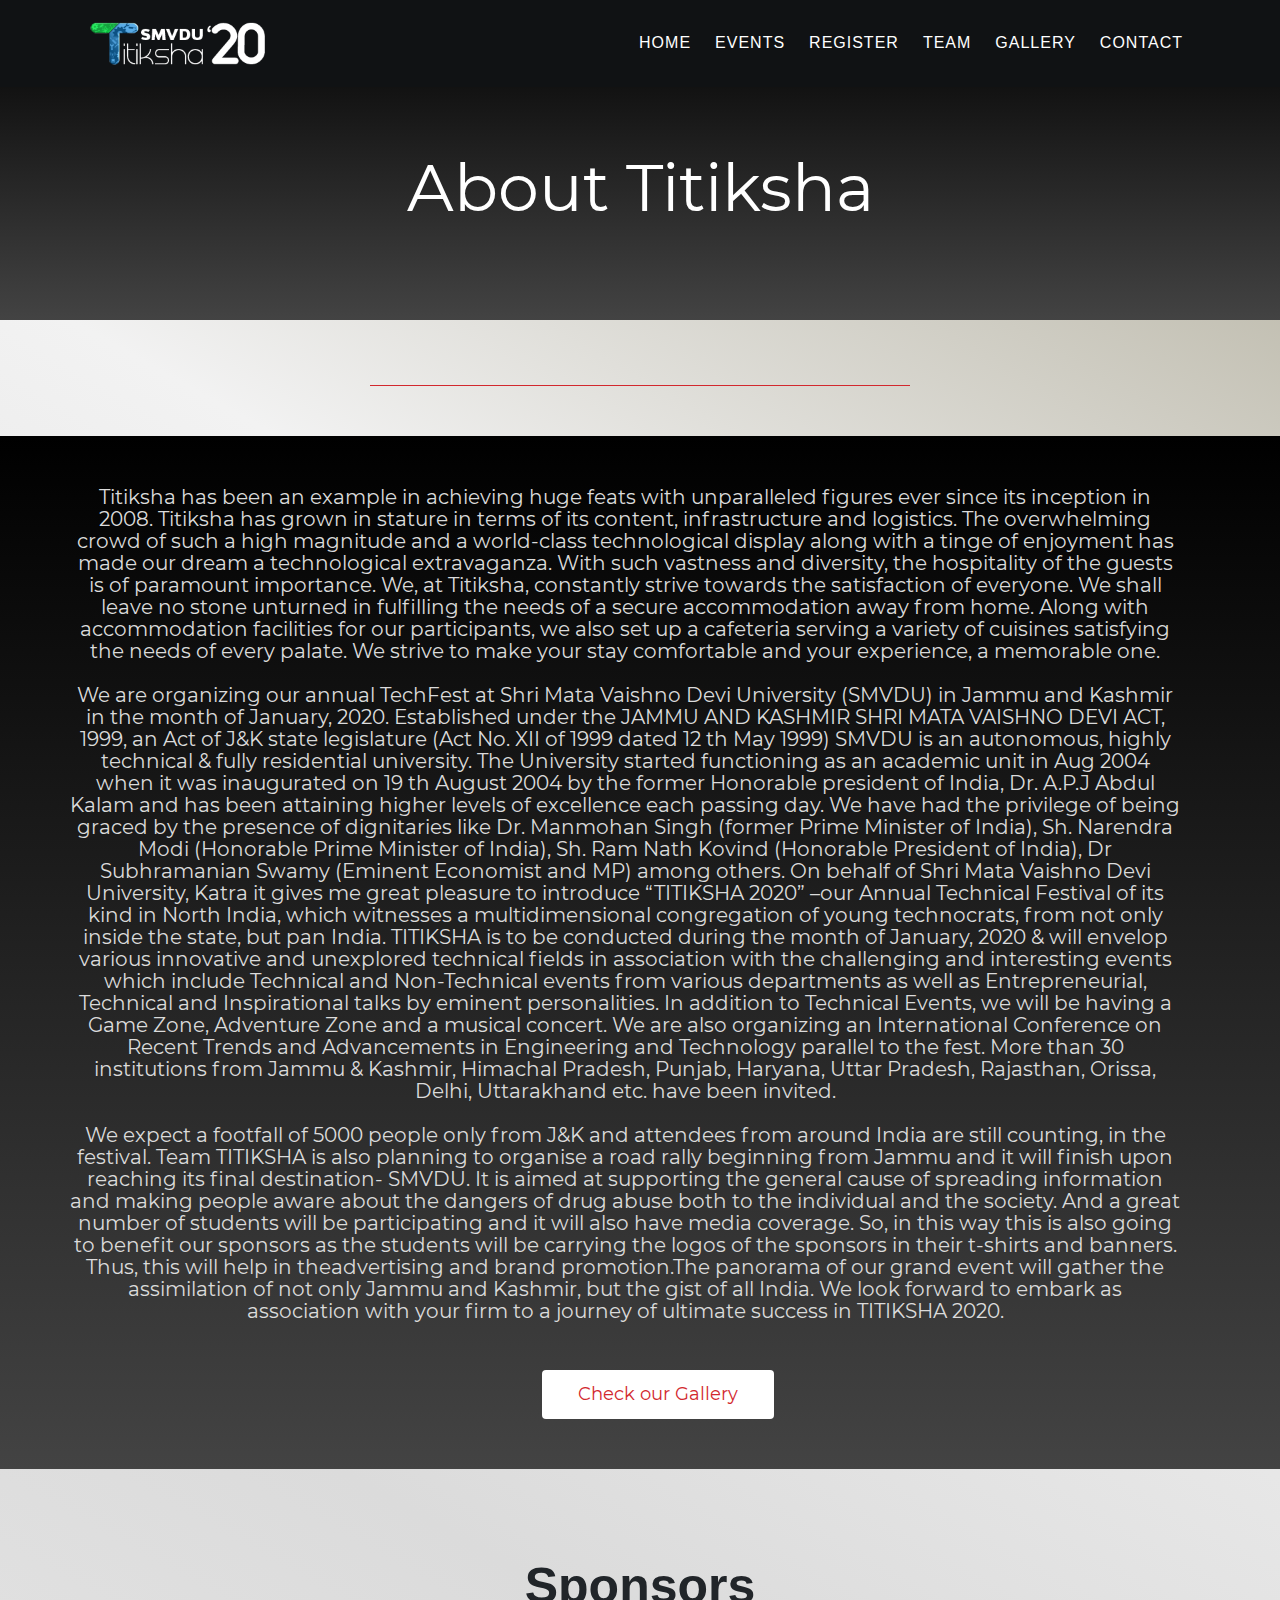
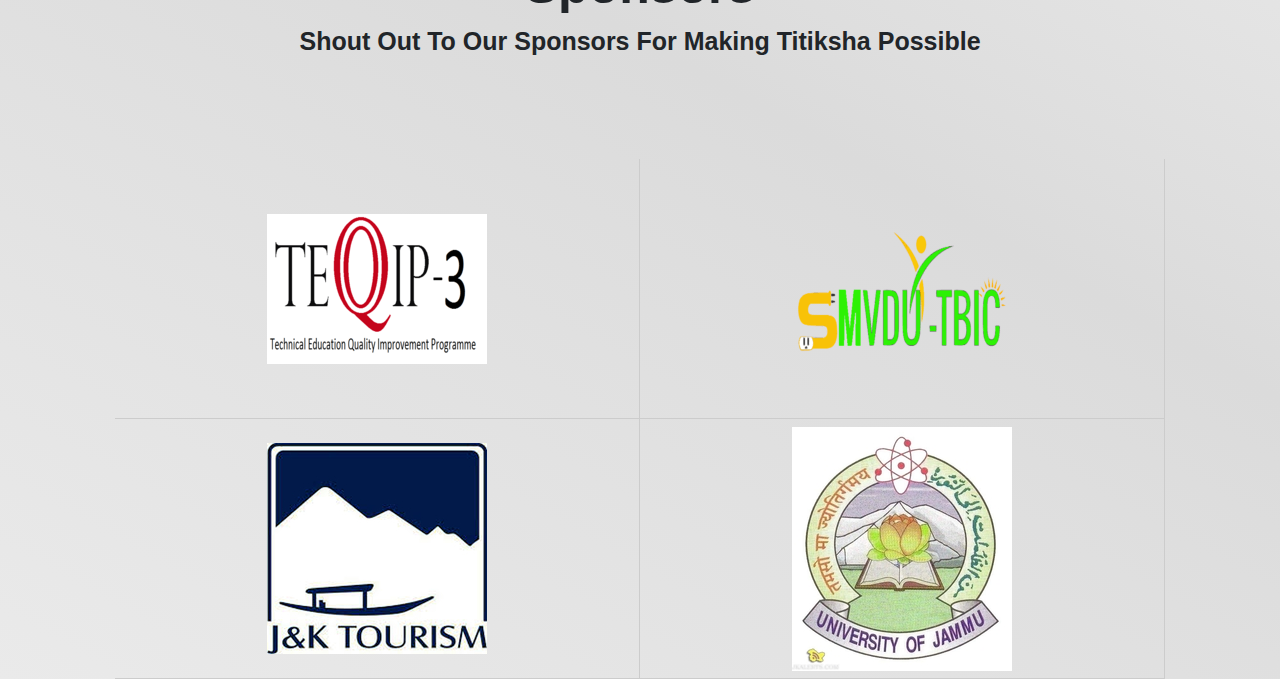
<file: about.html>
<!DOCTYPE html>

<html lang="en">

  <head>

    <meta http-equiv="Content-Type" content="text/html; charset=utf-8" />
    <meta name="viewport" content="width=device-width, initial-scale=1, minimal-ui">
    <meta name="description" content="Check out the history behind Titiksha 2020, J&K's Biggest Technology and Science event in SMVDU Katra.">
    <meta name="keywords" content="titiksha, smvdu, techfest jammu, techfest smvdu, jammu fest, smvdu fest">
    <meta property="og:url" content="https://titiksha.tech/" />
    <meta property="og:image" content="files/images/logo/dark_300.png" />
    <meta property="og:title" content="About Titiksha 2020 | SMVDU Katra" />
    <meta property="og:type" content="Titiksha Event" />
    <meta property="og:description" content="Check out the history behind Titiksha 2020, J&K's Biggest Technology and Science event in SMVDU Katra." />

    <link rel="shortcut icon" href="files/images/favicon.ico">
    <link rel="icon" type="image/png" href="files/images/favicon-android.png">
    <link rel="apple-touch-icon" sizes="180x180" href="files/images/favicon-apple.png">

    <title>About Titiksha 2020 | SMVDU Katra</title>
    <link href="files/css/bootstrap4.min.css" rel="stylesheet">
    <link rel="stylesheet" href="files/css/font-awesome.min.css">
    <link rel="stylesheet" href="files/css/about-us.css">

    <style>

    </style>

  </head>

  <body>

    <header class="header navbar fixed-top navbar-expand-md">
      <div class="container">
        <a class="navbar-brand logo" href="/">
          <img src="files/images/logo/light_300.png" alt="Titiksha logo" />
        </a>
        <button class="navbar-toggler" type="button" data-toggle="collapse" data-target="#headernav" aria-expanded="false" aria-label="Toggle navigation">
          <span class="lnr lnr-text-align-right"></span>
        </button>
        <div class="collapse navbar-collapse flex-sm-row-reverse" id="headernav">
          <ul class="nav navbar-nav menu">
            <li class="nav-item active">
              <a class="nav-link" href="/">Home</a>
            </li>
            <li class="nav-item">
              <a class="nav-link " href="event.html">Events</a>
            </li>
            <li class="nav-item">
              <a class="nav-link " href="register.html">Register</a>
            </li>
            <li class="nav-item">
              <a class="nav-link " href="team.html">Team</a>
            </li>
            <li class="nav-item">
              <a class="nav-link " href="gallery.html">Gallery</a>
            </li>
            <li class="nav-item">
              <a class="nav-link " href="contact.html">Contact</a>
            </li>
          </ul>
        </div>
      </div>
    </header>

    <div class="ct-pageWrapper" id="ct-js-wrapper">
      <section class="company-heading intro-type" id="parallax-one">
        <div class="container">
          <div class="row product-title-info">
            <div class="col-md-12">
              <h1><br>
                About Titiksha</h1>
            </div>
          </div>
        </div>
        <div class="parallax" id="parallax-cta" style=" background:linear-gradient(#000000, #434343);"></div>
      </section>

      <section class="story-section company-sections ct-u-paddingBoth100 paddingBothHalf noTopMobilePadding" id="section">
        <div class="container text-center">

          <div class="col-md-8 col-md-offset-2">
            <div class="red-border"></div>
          </div>
        </div>
      </section>

      <section class="culture-section company-sections ct-u-paddingBoth100 paddingBothHalf noTopMobilePadding">
        <div class="container">
          <div class="row" style="max-width: 100%;">
            <h5 style="font-size: 20px;">
              Titiksha has been an example in achieving huge feats with unparalleled figures ever since its inception in 2008. Titiksha has grown in stature in terms of its content, infrastructure and logistics. The overwhelming crowd of such a high magnitude and a world-class technological display along with a tinge of enjoyment has made our dream a technological extravaganza. With such vastness and diversity, the hospitality of the guests is of paramount importance. We, at Titiksha, constantly strive towards the satisfaction of everyone. We shall leave no stone unturned in fulfilling the needs of a secure accommodation away from home. Along with accommodation facilities for our participants, we also set up a cafeteria serving a variety of cuisines satisfying the needs of every palate. We strive to make your stay comfortable and your experience, a memorable one. <br><br>

              We are organizing our annual TechFest at Shri Mata Vaishno Devi University (SMVDU) in Jammu and Kashmir in the month of January, 2020. Established under the JAMMU AND KASHMIR SHRI MATA VAISHNO DEVI ACT, 1999, an Act of J&K state legislature (Act No. XII of 1999 dated 12 th May 1999) SMVDU is an autonomous, highly technical & fully residential university. The University started functioning as an academic unit in Aug 2004 when it was inaugurated on 19 th August 2004 by the former Honorable president of India, Dr. A.P.J Abdul Kalam and has been attaining higher levels of excellence each passing day. We have had the privilege of being graced by the presence of dignitaries like Dr. Manmohan Singh (former Prime Minister of India), Sh. Narendra Modi (Honorable Prime Minister of India), Sh. Ram Nath Kovind (Honorable President of India), Dr Subhramanian Swamy (Eminent Economist and MP) among others. On behalf of Shri Mata Vaishno Devi University, Katra it gives me great pleasure to introduce “TITIKSHA 2020” –our Annual Technical Festival of its kind in North India, which witnesses a multidimensional congregation of young technocrats, from not only inside the state, but pan India. TITIKSHA is to be conducted during the month of January, 2020 & will envelop various innovative and unexplored technical fields in association with the challenging and interesting events which include Technical and Non-Technical events from various departments as well as Entrepreneurial, Technical and Inspirational talks by eminent personalities. In addition to Technical Events, we will be having a Game Zone, Adventure Zone and a musical concert. We are also organizing an International Conference on Recent Trends and Advancements in Engineering and Technology parallel to the fest. More than 30 institutions from Jammu & Kashmir, Himachal Pradesh, Punjab, Haryana, Uttar Pradesh, Rajasthan, Orissa, Delhi, Uttarakhand etc. have been invited. <br><br>

              We expect a footfall of 5000 people only from J&K and attendees from around India are still counting, in the festival. Team TITIKSHA is also planning to organise a road rally beginning from Jammu and it will finish upon reaching its final destination- SMVDU. It is aimed at supporting the general cause of spreading information and making people aware about the dangers of drug abuse both to the individual and the society. And a great number of students will be participating and it will also have media coverage. So, in this way this is also going to benefit our sponsors as the students will be carrying the logos of the sponsors in their t-shirts and banners. Thus, this will help in theadvertising and brand promotion.The panorama of our grand event will gather the assimilation of not only Jammu and Kashmir, but the gist of all India. We look forward to embark as association with your firm to a journey of ultimate success in TITIKSHA 2020.
            </h5>
            <a class="ct-u-marginTop60 btn btn-solodev-red-reversed btn-fullWidth-sm ct-u-size19" href="gallery.html">Check our Gallery</a>
          </div>
      </section>

    </div>


    <main>
      <div class="container ct-u-paddingTop40 ct-u-paddingBottom100">
        <div class="row">
          <div class="col-md-12 ct-content">
            <section class="clients-home">
              <div class="container">
                <div class="clients-logos text-center">

                  <section class="customers-section company-sections ct-u-paddingBoth100 paddingBothHalf noTopMobilePadding">
                    <div class="container">
                      <div class="row">
                        <div class="spon col-md-8 col-md-offset-2">
                          <h2>Sponsors</h2>
                          <h3>Shout out to our Sponsors for making Titiksha possible</h3>
                        </div>
                        <div class="clearfix">
                        </div>
                      </div>
                  </section>

                  <main>

                    <div class="container ct-u-paddingTop40 ct-u-paddingBottom100">
                      <div class="row">
                        <div class="col-md-12 ct-content">
                          <section class="clients-home">
                            <div class="container">
                              <div class="clients-logos text-center">
                                <div class="row">

                                  <div class="col-md-6 client-logos-repeater">
                                    <a href="https://www.teqip.in/" class="teqip"><img alt="Teqip logo" src="files/images/teqip.png"></a>
                                    <div class="logo-title">
                                      <div class="displayTable">
                                        <div class="displayTableCell">Teqip</div>
                                      </div>
                                    </div>
                                  </div>

                                  <div class="col-md-6 client-logos-repeater">
                                    <a href="https://www.smvdutbic.org/" class="tbic"><img alt="tbic logo" src="files/images/tbic.png"></a>
                                    <div class="logo-title">
                                      <div class="displayTable">
                                        <div class="displayTableCell">Tbic</div>
                                      </div>
                                    </div>
                                  </div>

                                  <div class="col-md-6 client-logos-repeater">
                                    <a href="https://www.jktourism.org/" class="tbic"><img alt="jk tourism logo" src="files/images/tourism.png"></a>
                                    <div class="logo-title">
                                      <div class="displayTable">
                                        <div class="displayTableCell">JK Tourism</div>
                                      </div>
                                    </div>
                                  </div>

                                  <div class="col-md-6 client-logos-repeater">
                                    <a href="https://www.coeju.com/" class="coeju"><img alt="coeju logo" src="files/images/coe.jpg"></a>
                                    <div class="logo-title">
                                      <div class="displayTable">
                                        <div class="displayTableCell">COEJU</div>
                                      </div>
                                    </div>
                                  </div>

                                </div>
                              </div>
                            </div>
                          </section>
                        </div>
                      </div>
                    </div>
                  </main>
                  <script src="files/js/jquery.min.js"></script>
                  <script src="files/js/popper.js"></script>
                  <script src="files/js/bootstrap.main.min.js"></script>

  </body>
</html>
</file>
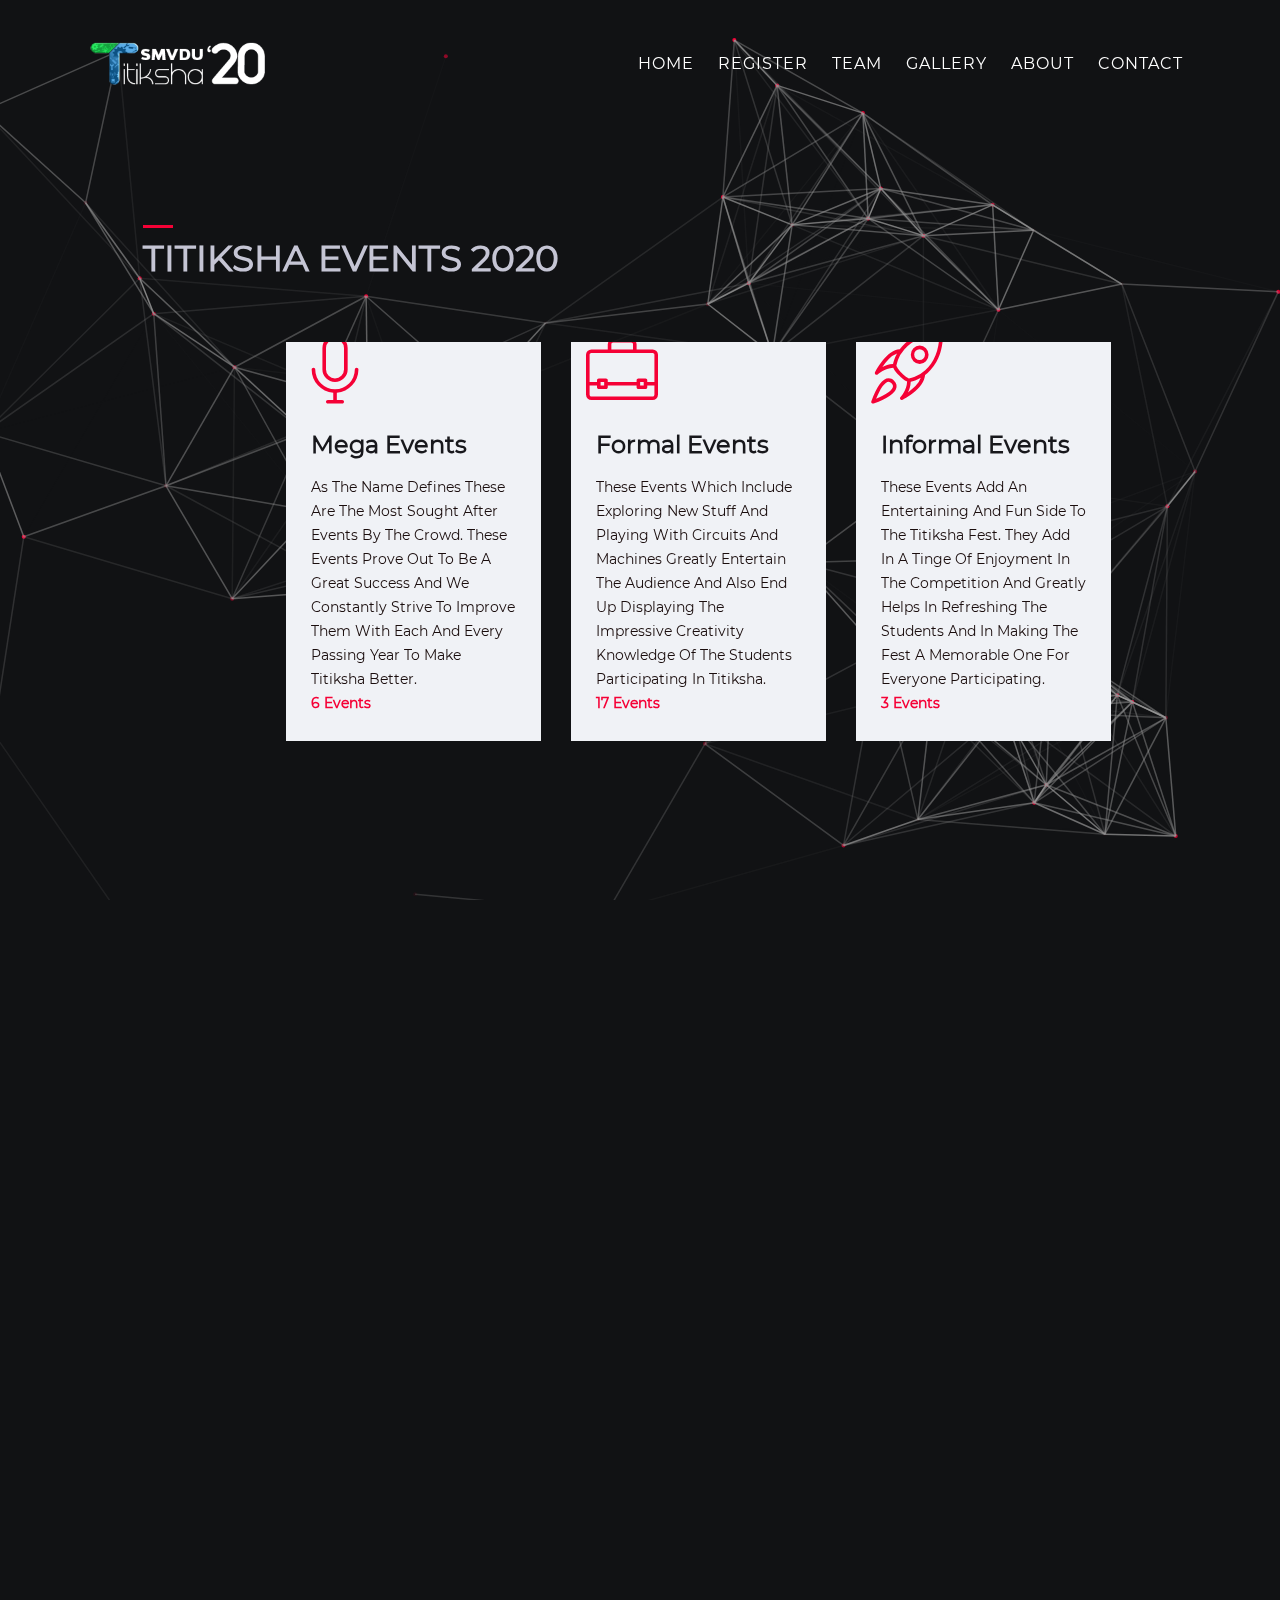
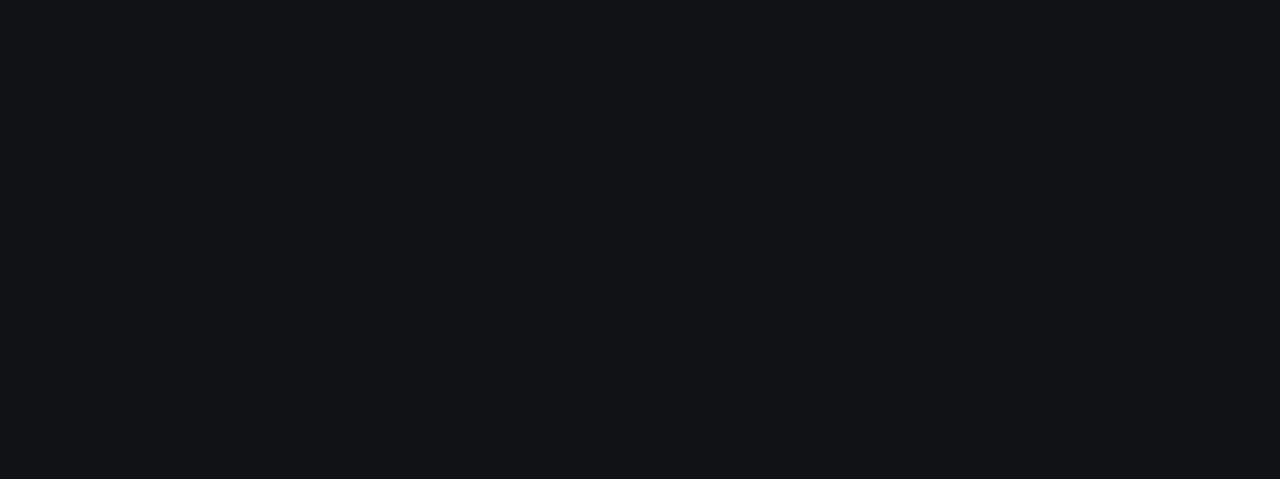
<file: event.html>
<!DOCTYPE html>
<html lang="en">
  <head>

    <meta charset="utf-8">
    <meta name="viewport" content="width=device-width, initial-scale=1, minimal-ui">
    <meta name="description" content="Titiksha 2020, J&K's Biggest Technology and Science event in SMVDU Katra. Chek out the gallery of the fest and previous year events">
    <meta name="keywords" content="titiksha, Titiksha, smvdu, techfest jammu, techfest smvdu">
    <meta property="og:image" content="files/images/logo/dark_300.png" />
    <meta property="og:url" content="https://titiksha.tech/" />
    <meta property="og:title" content="Titiksha 2020 Events | SMVDU Katra Technology Fest" />
    <meta property="og:type" content="Titiksha event" />
    <meta property="og:description" content="Titiksha 2020, J&K's Biggest Technology and Science event in SMVDU Katra. Chek out the gallery of the fest and previous year events">

    <link rel="shortcut icon" href="files/images/favicon.ico">
    <link rel="icon" type="image/png" href="files/images/favicon-android.png" sizes="192x192">
    <link rel="apple-touch-icon" sizes="180x180" href="files/images/favicon-apple.png">

    <title>Titiksha 2020 Events | SMVDU Katra Technology Fest</title>

    <link href="files/css/bootstrap4.min.css" rel="stylesheet">
    <link href="files/css/font-awesome.min.css" rel="stylesheet">
    <link rel="stylesheet" href="files/css/event.css">

  </head>

  <body>
    <canvas id="nokey" width="800" height="800">
    </canvas>
    <header class="header navbar fixed-top navbar-expand-md">
      <div class="container">
        <a class="navbar-brand logo" href="/">
          <img src="files/images/logo/light_300.png" alt="Titiksha logo" />
        </a>
        <button class="navbar-toggler" type="button" data-toggle="collapse" data-target="#headernav" aria-expanded="false" aria-label="Toggle navigation">
          <span class="lnr lnr-text-align-right"></span>
        </button>
        <div class="collapse navbar-collapse flex-sm-row-reverse" id="headernav">
          <ul class="nav navbar-nav menu">
            <li class="nav-item active">
              <a class="nav-link" href="/">Home</a>
            </li>
            <li class="nav-item">
              <a class="nav-link " href="register.html">Register</a>
            </li>
            <li class="nav-item">
              <a class="nav-link " href="team.html">Team</a>
            </li> 
            <li class="nav-item">
              <a class="nav-link " href="gallery.html">Gallery</a>
            </li>
            <li class="nav-item">
              <a class="nav-link " href="about.html">About</a>
            </li>
            <li class="nav-item">
              <a class="nav-link " href="contact.html">Contact</a>
            </li>
          </ul>
        </div>
      </div>
    </header>
    <section id="event" class="pt100 pb100">
      <div class="container mainbox">
        <div class="section_title">
          <h1 class="title">
            Titiksha Events 2020
          </h1>
        </div>
        <div class="row justify-content-center box">
          <a target="_blank" href="megaEvent.html">
            <div class="col-12 col-md-6 col-lg-3">
              <div class="icon_box_one megha">
                <i class="lnr lnr-mic"></i>
                <div class="content">
                  <h4>Mega Events</h4>
                  <p>
                    As the name defines these are the most sought after events by the crowd. These events prove out to be a great success and we constantly strive to improve them with each and every passing year to make Titiksha better.</p>
                  <a target="_blank" href="megaEvent.html">6 events</a>
                </div>
              </div>
            </div>
          </a>

          <a target="_blank" href="formalEvent.html">
            <div class="col-12 col-md-6 col-lg-3">
              <div class="icon_box_one">
                <i class="lnr lnr-briefcase"></i>
                <div class="content">
                  <h4>Formal Events</h4>
                  <p>
                    These events which include exploring new stuff and playing with circuits and machines greatly entertain the audience and also end up displaying the impressive creativity knowledge of the students participating in Titiksha.
                  </p>
                  <a target="_blank" href="formalEvent.html">17 events</a>
                </div>
              </div>
            </div>
          </a>
          <a target="_blank" href="informalEvent.html">
            <div class="col-12 col-md-6 col-lg-3">
              <div class="icon_box_one">
                <i class="lnr lnr-rocket"></i>
                <div class="content">
                  <h4>Informal Events</h4>
                  <p>
                    These events add an entertaining and fun side to the Titiksha fest. They add in a tinge of enjoyment in the competition and greatly helps in refreshing the students and in making the fest a memorable one for everyone participating.
                  </p>
                  <a target="_blank" href="informalEvent.html">3 events</a>
                </div>
              </div>
            </div>
          </a>
        </div>
      </div>
    </section>

    <svg id="page-stripes" class="full-size" width="100%" height="100%" version="1.1" xmlns="http://www.w3.org/2000/svg" xmlns:xlink="http://www.w3.org/1999/xlink"></svg>
    <div id="intro" class="full-size">
      <div id="logo-container" class="full-size">

        <svg xmlns="http://www.w3.org/2000/svg" width="110.8723" height="96.9112" viewBox="0 0 110.8723 96.9112">
          <path d="M139,127.5842a9.8185,9.8185,0,0,0,.09,1.1374A2.4992,2.4992,0,0,1,139,127.5842Zm23.5745-.01v-.1809Q162.5322,127.7719,162.5745,127.5745ZM197.5106,41.617a8.8051,8.8051,0,0,0-2.8723-.2978,12.1106,12.1106,0,0,1,3.1849.4367C197.7192,41.71,197.616,41.66,197.5106,41.617Zm-46.4255,96.4681a2.338,2.338,0,0,0,.8561-.0531C151.69,138.0543,151.0688,138.1013,151.0851,138.0851Zm31.7021-85.1489a11.7358,11.7358,0,0,1,11.8511-11.617H163.8962a5.2151,5.2151,0,0,0-1.37,0c-.5909.1924-1.2672,1.1728-1.706,1.6061L149.4778,54.124l-10.0443,9.9171c-.4413.4357-.5187.44-.5179,1.025l.0047,3.4474.0437,32.2465c.0118,8.67-.0135,17.34.0353,26.0094.0008.1451,0,.29.0006.4354.0891-4.6172,3.4785-8.4505,7.7535-9.8612a12.6444,12.6444,0,0,1,13.0174,3.13,10.1837,10.1837,0,0,1,2.8037,6.92V66.0551c0-.1668-.126-1.0716,0-1.1985.1751-.1764,1.4036-.0091,1.6388-.01l11.171-.0287,13.6271-.035a62.0928,62.0928,0,0,0,6.712-.0173,7.0374,7.0374,0,0,0,2.0589-.6392C190.4724,66.0965,182.7872,60.632,182.7872,52.9362Zm23.7022,0a11.76,11.76,0,0,0-8.6662-11.18,28.4077,28.4077,0,0,1,2.6832,1.2906,7.1535,7.1535,0,0,1,1.884,2.0106,15.5656,15.5656,0,0,1,1.3263,2.39c.4719.8712.9185,1.745,1.3354,2.644a12.6007,12.6007,0,0,1,.65,1.2843,5.1909,5.1909,0,0,1,.0638,1.4787,4.8944,4.8944,0,0,1-.0662,1.1628,14.3738,14.3738,0,0,0-.1891,1.5146c-.26,1.8455-1.532,3.5744-2.6243,5.011a9.6115,9.6115,0,0,1-2.1764,2.1192,10.8465,10.8465,0,0,1-1.5277.96c-.4473.2151-.9472.2976-1.4.5044A11.76,11.76,0,0,0,206.4894,52.9362Zm-7.4469,10.7659a13.27,13.27,0,0,0,6.08-6.9272,7.0552,7.0552,0,0,0,.3884-1.243c.0587-.3933-.0271-.7784.0662-1.1663a7.745,7.745,0,0,0,.1891-2.4606,6.7034,6.7034,0,0,0-.86-2.13c-.3305-.7045-.6811-1.3894-1.0516-2.0733a19.8654,19.8654,0,0,0-2.5705-4.0862c-1.2008-1.3263-3.8842-2.0876-5.5543-2.2448a11.8442,11.8442,0,0,0-12.89,12.6681,11.6936,11.6936,0,0,0,5.8169,8.9282A12.5128,12.5128,0,0,0,199.0425,63.7021Zm-99.83-2.3192c.083.07.1671.1394.2507.209C99.449,61.5788,99.052,61.1455,99.2128,61.3829Zm6.2978,3.2341h1.7766a11.7538,11.7538,0,0,1-2.3171-.2316Zm-1.4893-.34a1.5377,1.5377,0,0,0,.8563.0888,11.593,11.593,0,0,1-1.6679-.4946Zm3.2659-23.0213a11.6809,11.6809,0,0,1,0,23.3617h27.4185a6.47,6.47,0,0,0,2.3656-.07,5.2136,5.2136,0,0,0,.9643-.942l1.906-1.8619L152,49.9639l8.9148-8.7086H107.2872Zm-1.2234,0a3.4075,3.4075,0,0,0-1.1963.2542,11.748,11.748,0,0,1,2.42-.2542Zm-5.1489,21.4894c.1211.0663.2434.13.3651.1955q-.2665-.1525-.5247-.3189ZM149.2128,137.83a9.5413,9.5413,0,0,1-6.4325-2.8828,15.8468,15.8468,0,0,1-2.2271-2.8832c-.6133-1.0634-.8911-2.2694-1.4634-3.3422.7873,5.7487,6.372,9.4507,11.9191,9.3531ZM139,127.2048a1.7068,1.7068,0,0,0,0,.3794C139,127.4578,139.0014,127.3312,139,127.2048Zm23.0214,2.625a11.3984,11.3984,0,0,1-3.6926,5.4764,12.3825,12.3825,0,0,1-3.0544,1.8108,8.5915,8.5915,0,0,1-1.8049.6574,6.9327,6.9327,0,0,0-1.5282.2576c5.4487-.4823,10.4826-4.6954,10.62-10.4028Q162.297,128.731,162.0213,129.83Zm-11.2394-13.1277a12.2593,12.2593,0,0,0-9.5064,4.3721c-1.6834,2.0823-3.0365,5.5509-1.9209,8.16a18.9293,18.9293,0,0,0,2.1266,4.2237,11.4261,11.4261,0,0,0,3.6559,3.1491,11.8746,11.8746,0,0,0,16.7739-6.4129,16.8885,16.8885,0,0,0,.65-2.5646,9.0577,9.0577,0,0,0-1.5285-5.523A12.1186,12.1186,0,0,0,150.7819,116.7021Zm-51.3184-55.11a11.7246,11.7246,0,0,0,1.2918,1.0294C100.3187,62.284,99.8874,61.9451,99.4635,61.5919ZM97.383,59c-1.31-2.5017-2.2042-5.5293-1.3722-8.2757a15.073,15.073,0,0,1,.5715-2.112,15.8952,15.8952,0,0,1,.891-1.8471,11.4514,11.4514,0,0,1,2.9688-3.2372,15.79,15.79,0,0,1,4.4254-2.0185,11.6712,11.6712,0,0,0-5.7123,19.8022C98.543,60.5537,97.9592,59.7858,97.383,59Zm7.4946,5.3654C105.0763,64.407,104.92,64.3715,104.8776,64.3654Zm-2.7712-.9825L101.28,62.94a11.64,11.64,0,0,0,1.93.9306C102.8445,63.7029,102.4744,63.5449,102.1064,63.3829Zm16.8617-10.4467c0-7.1451-7.1236-13.3794-14.2936-11.3664a11.809,11.809,0,0,0-7.4,5.5614,12.1532,12.1532,0,0,0-1.0833,9.1241,11.5979,11.5979,0,0,0,6.619,7.4375A11.753,11.753,0,0,0,118.9681,52.9362Z" transform="translate(-95.617 -41.1867)" fill="101214" fill-rule="evenodd" /></svg>
      </div>
      <svg id="stripes" class="full-size" width="100%" height="100%" version="1.1" xmlns="http://www.w3.org/2000/svg" xmlns:xlink="http://www.w3.org/1999/xlink"></svg>
    </div>

    <script src="files/js/popper.js"></script>
    <script src="files/js/jquery.min.js"></script>
    <script src="files/js/bootstrap.main.min.js"></script>
    <script src="files/js/event.min.js"></script>
  </body>
</html>
</file>
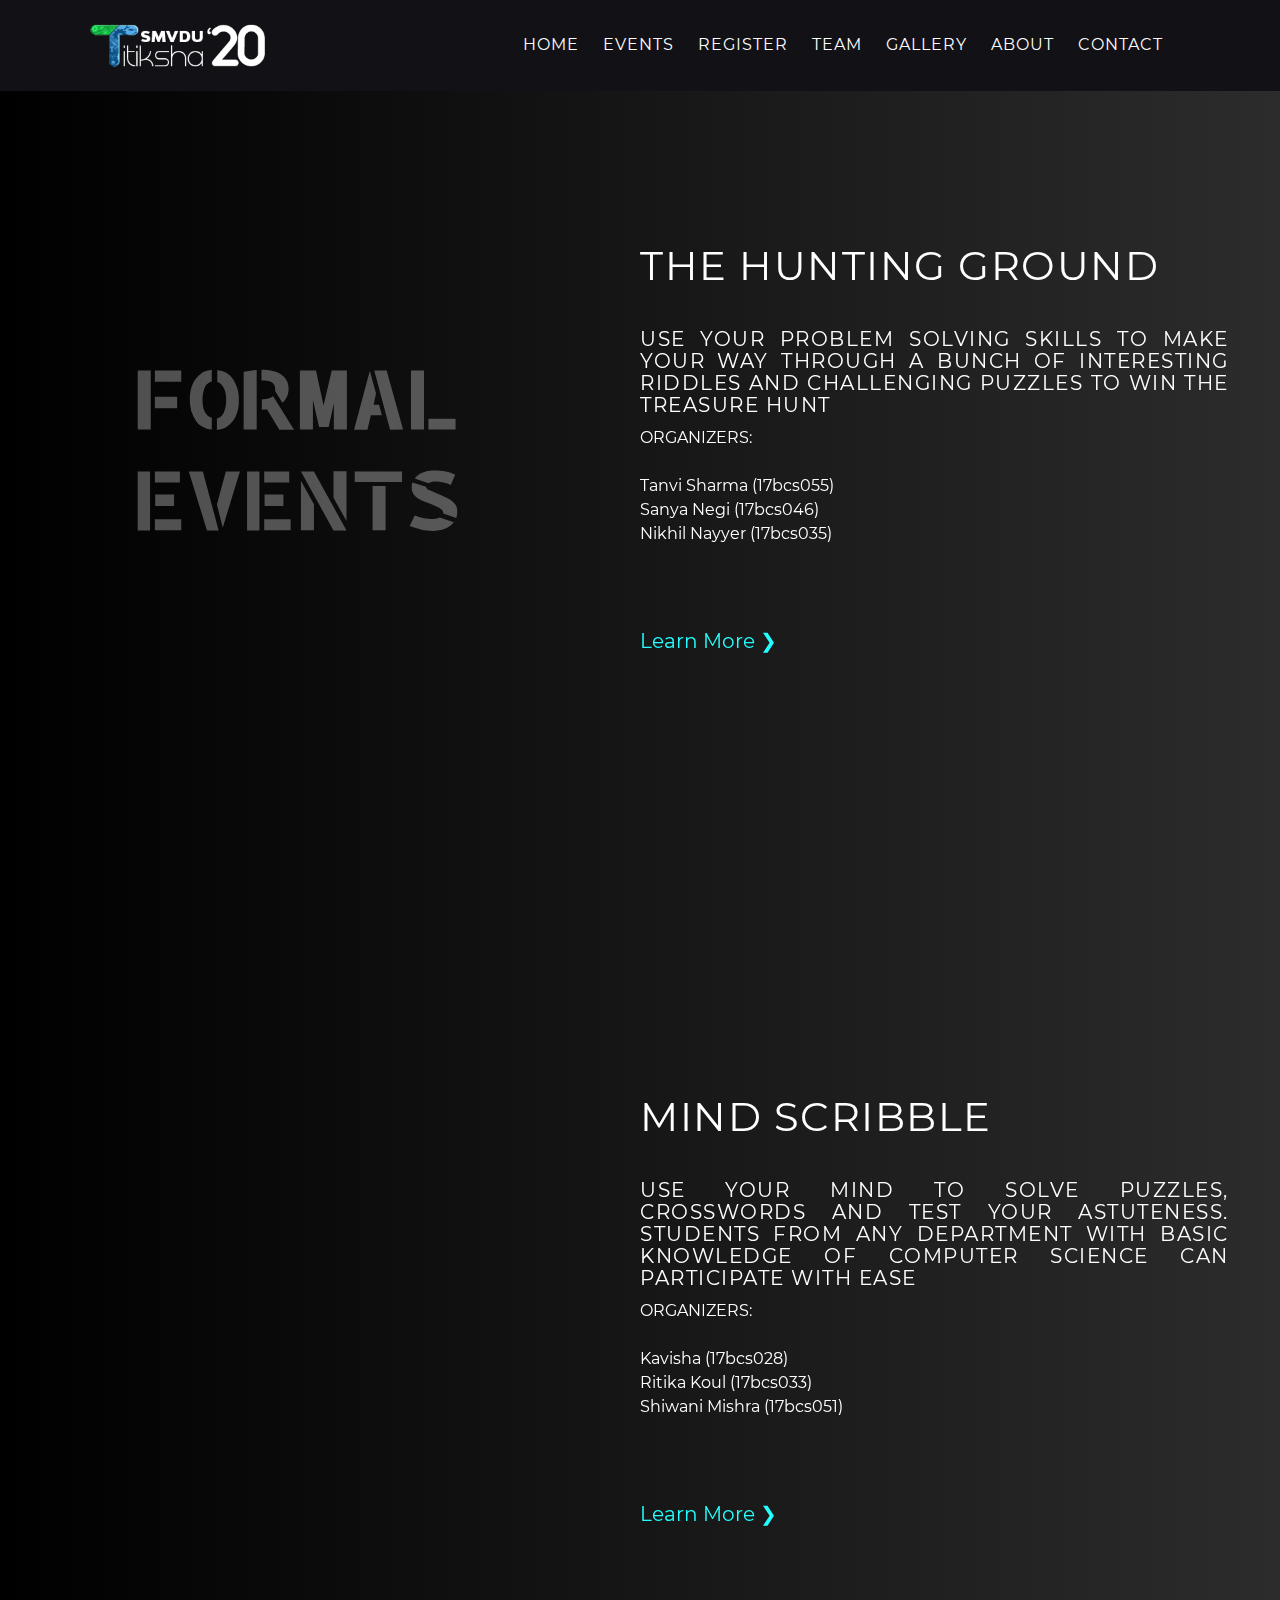
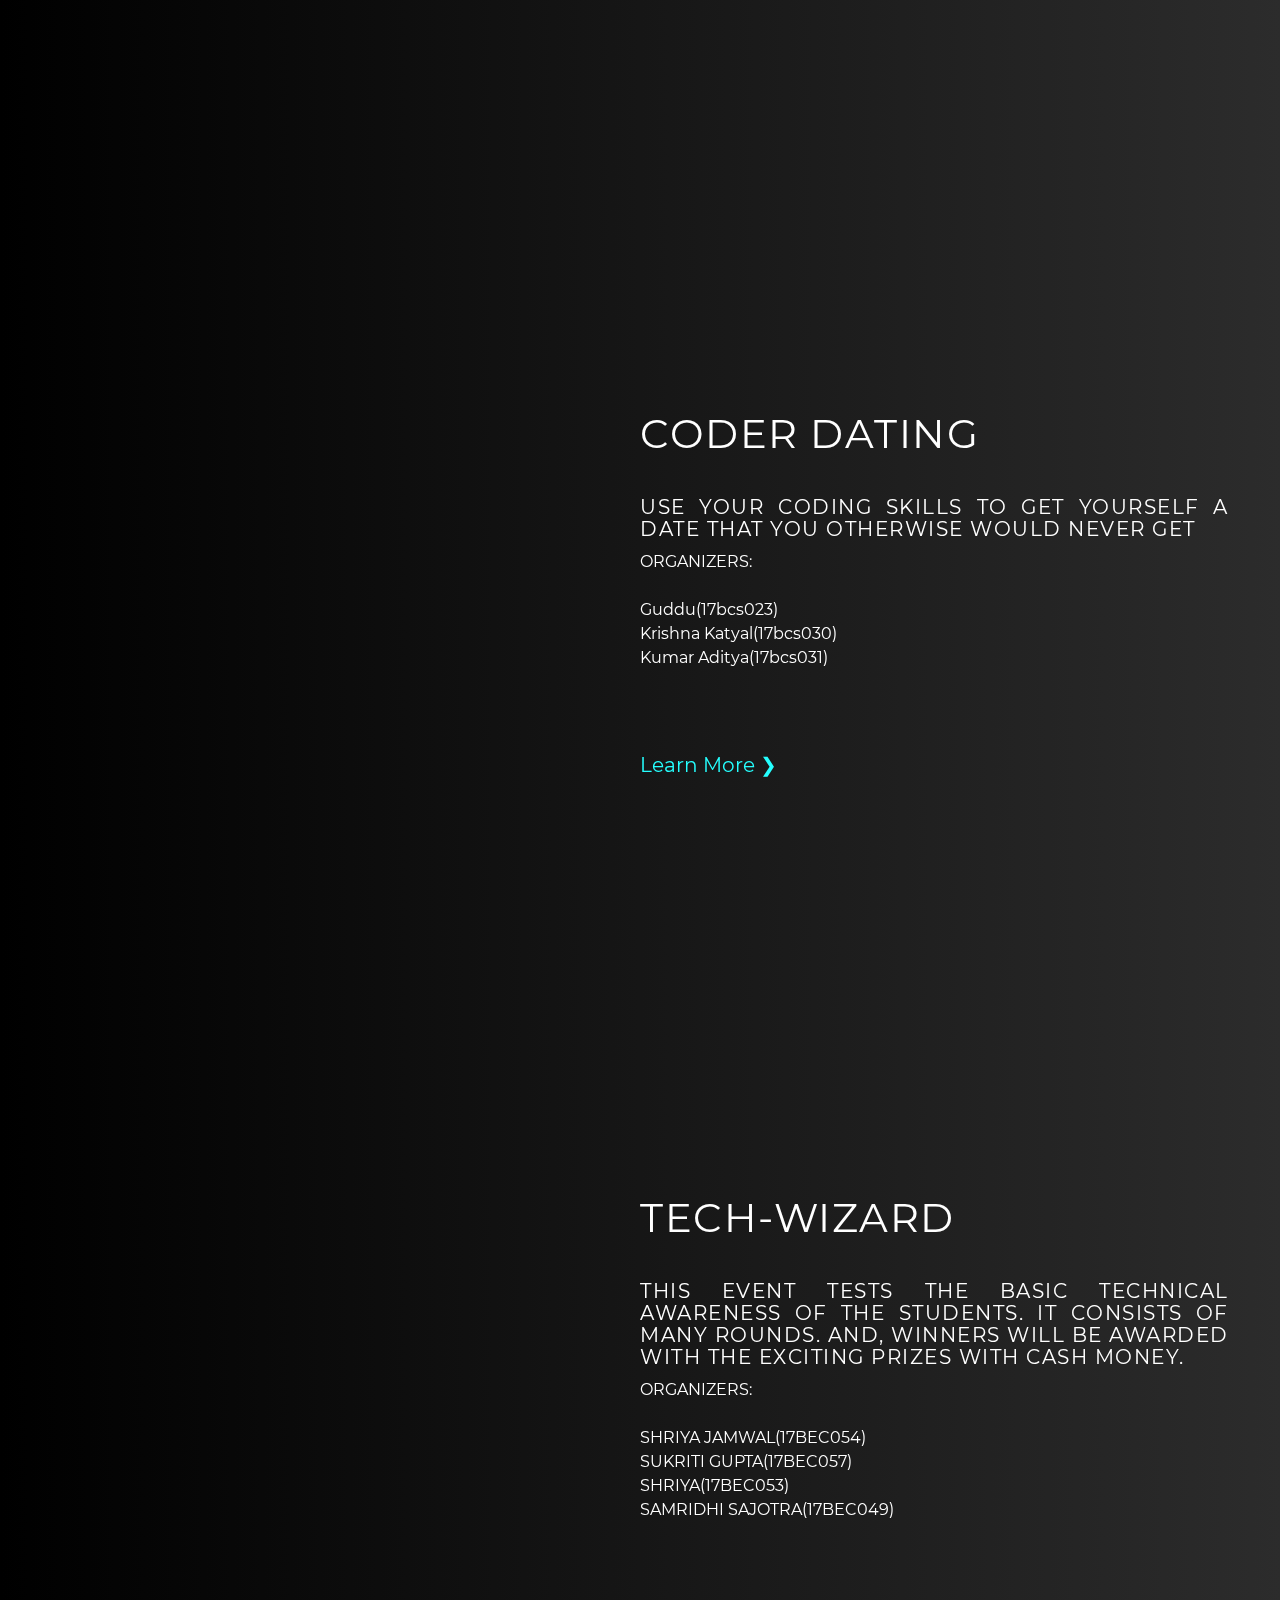
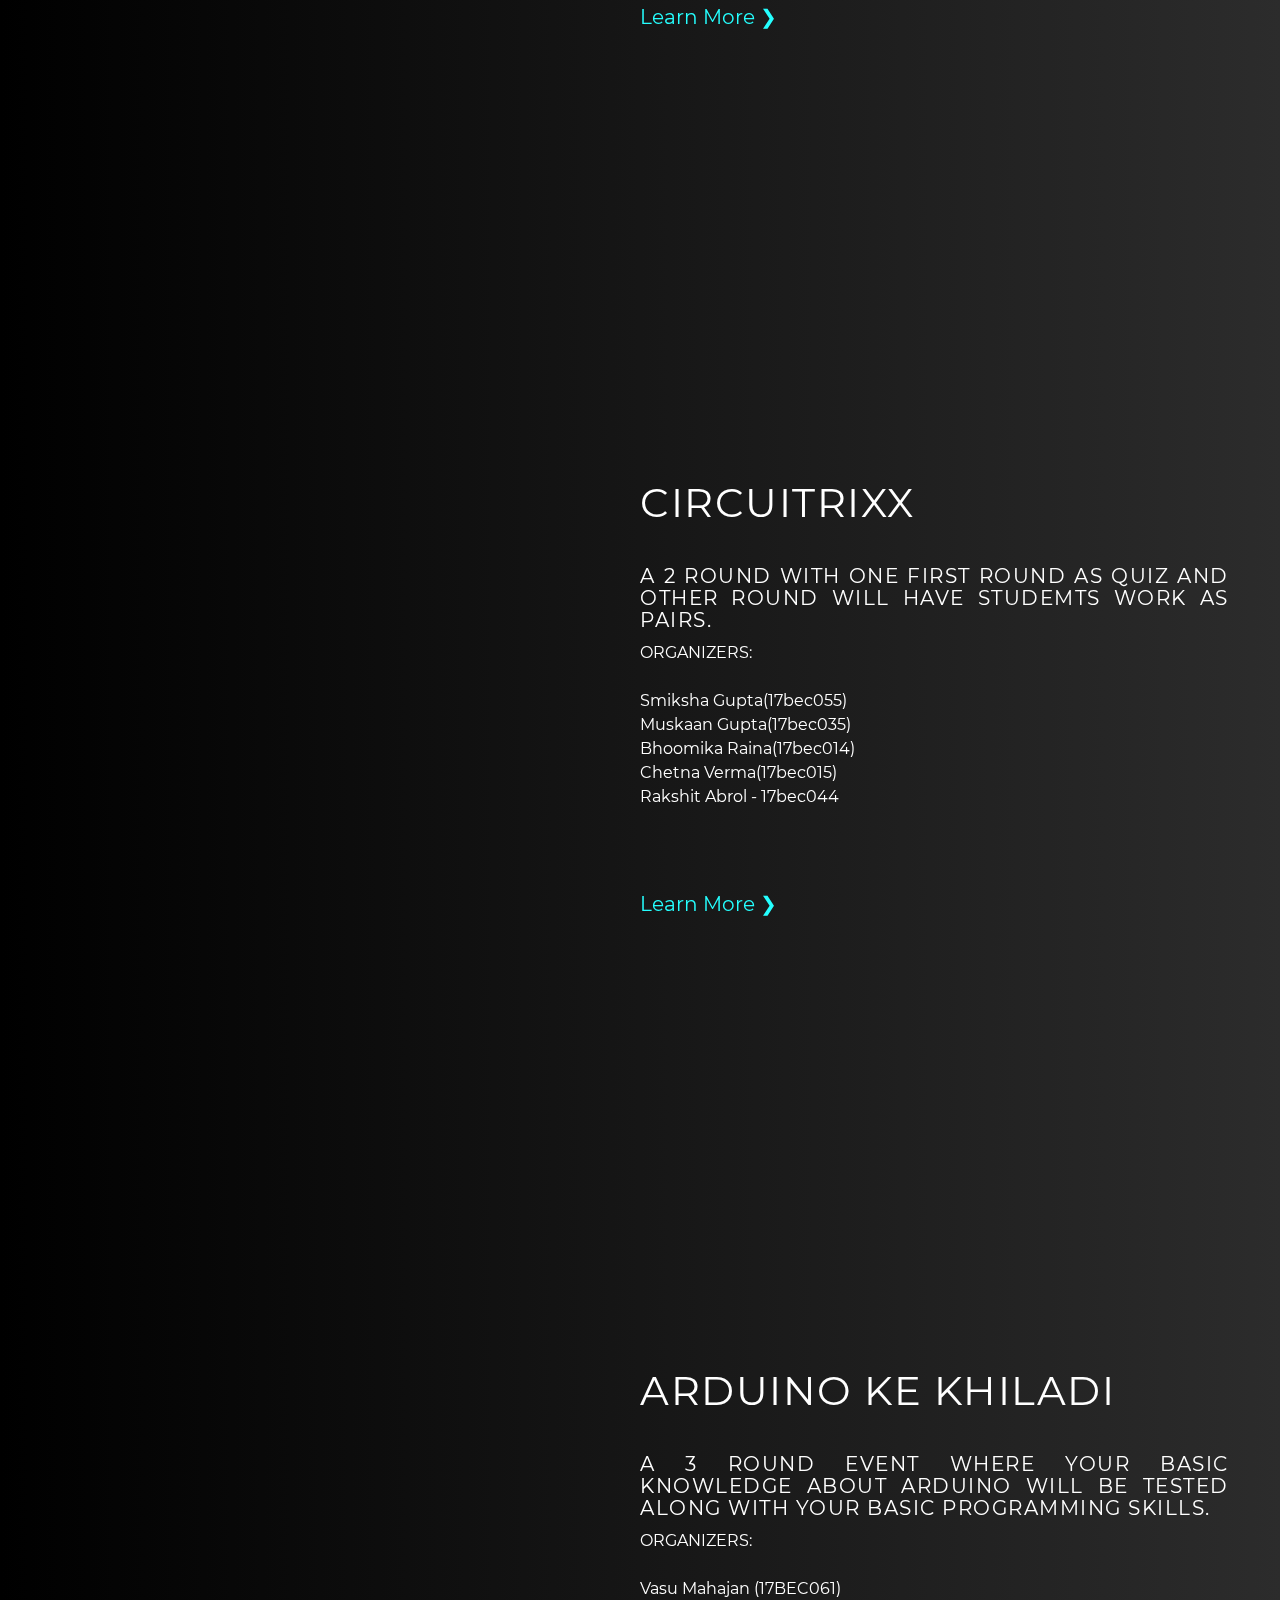
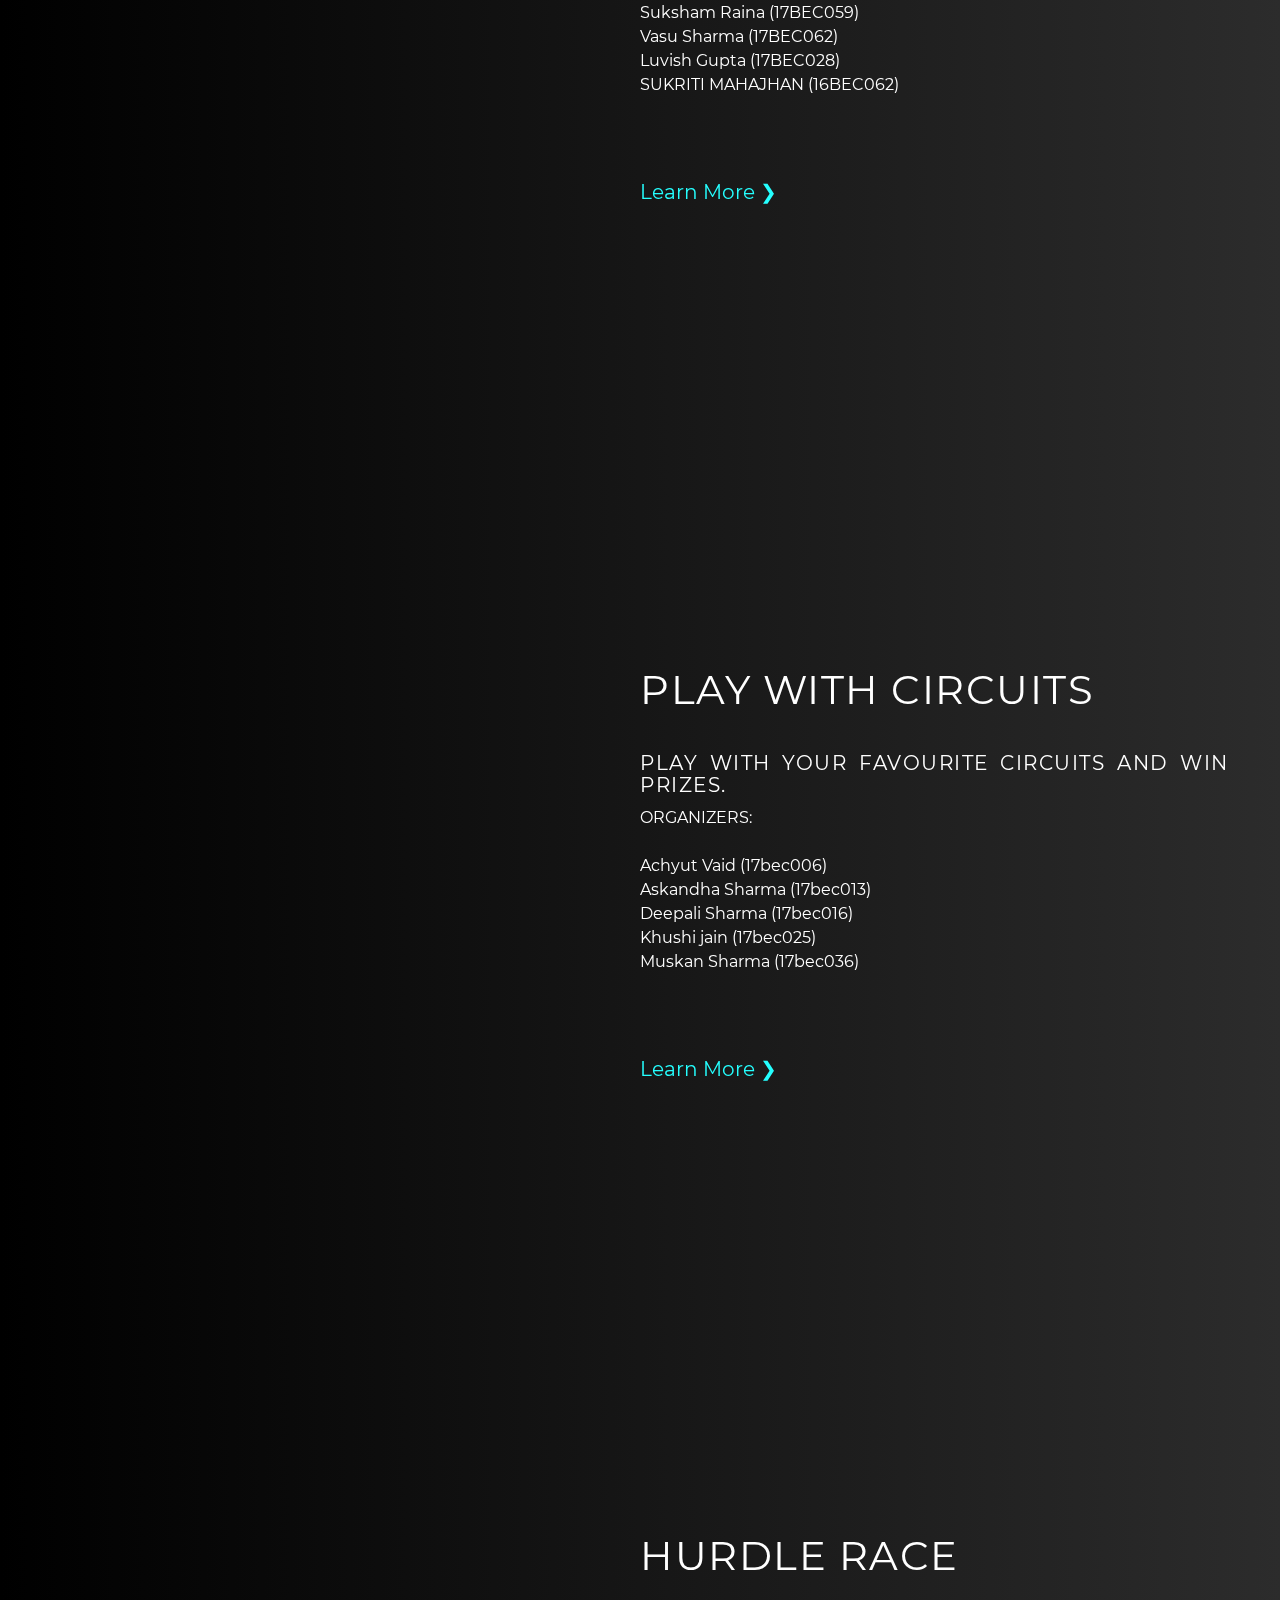
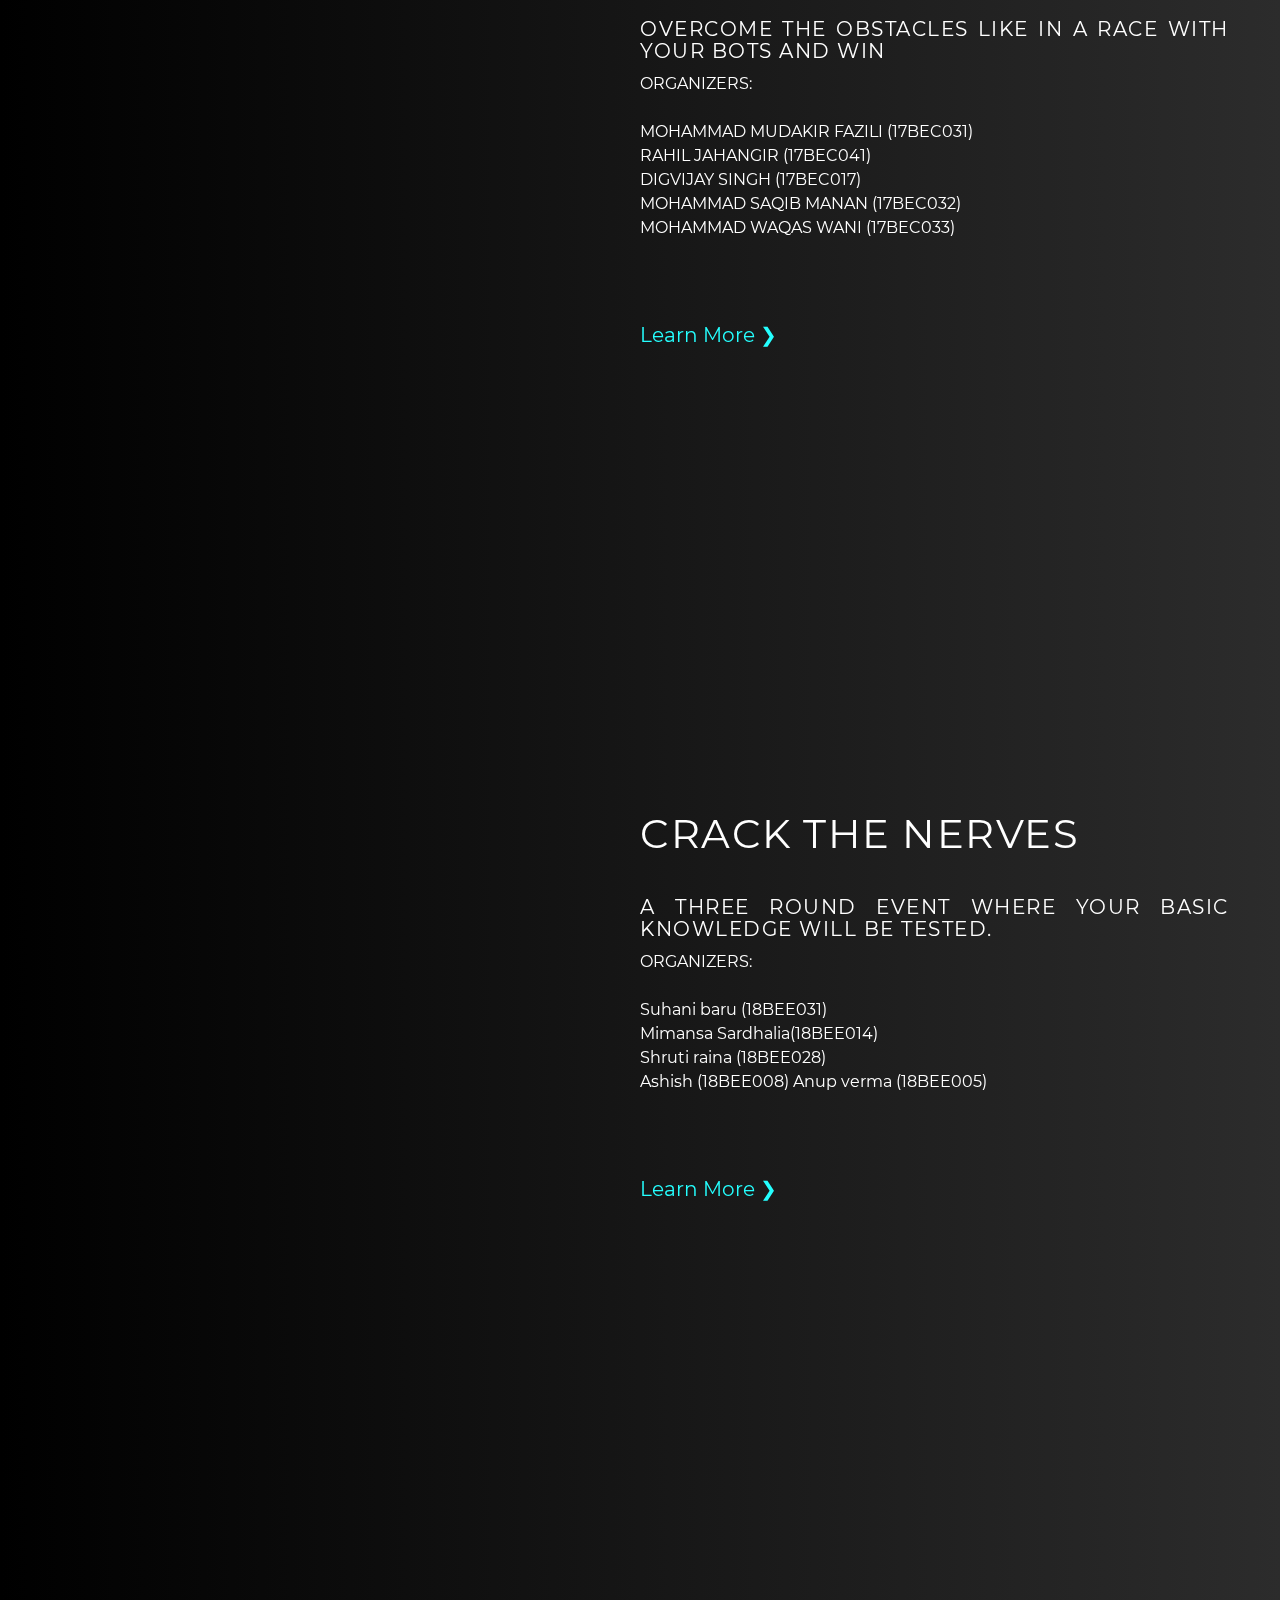
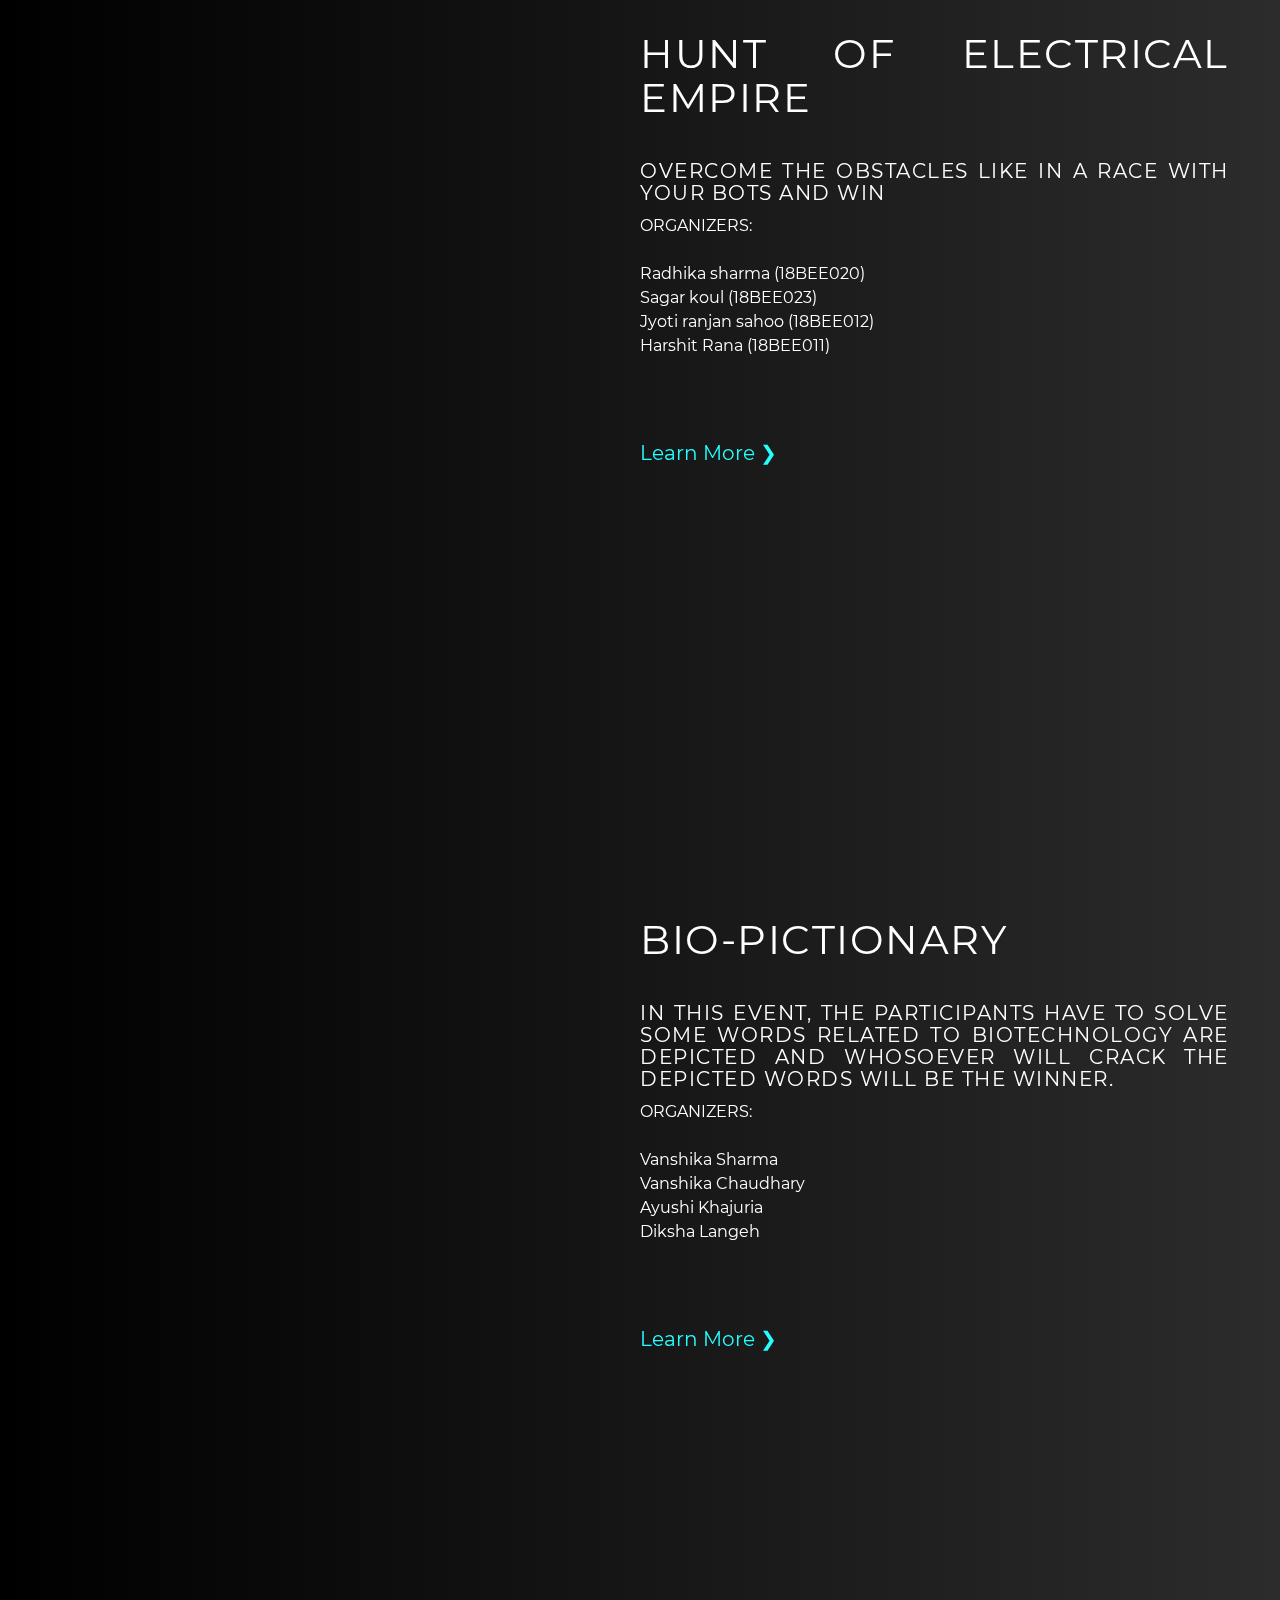
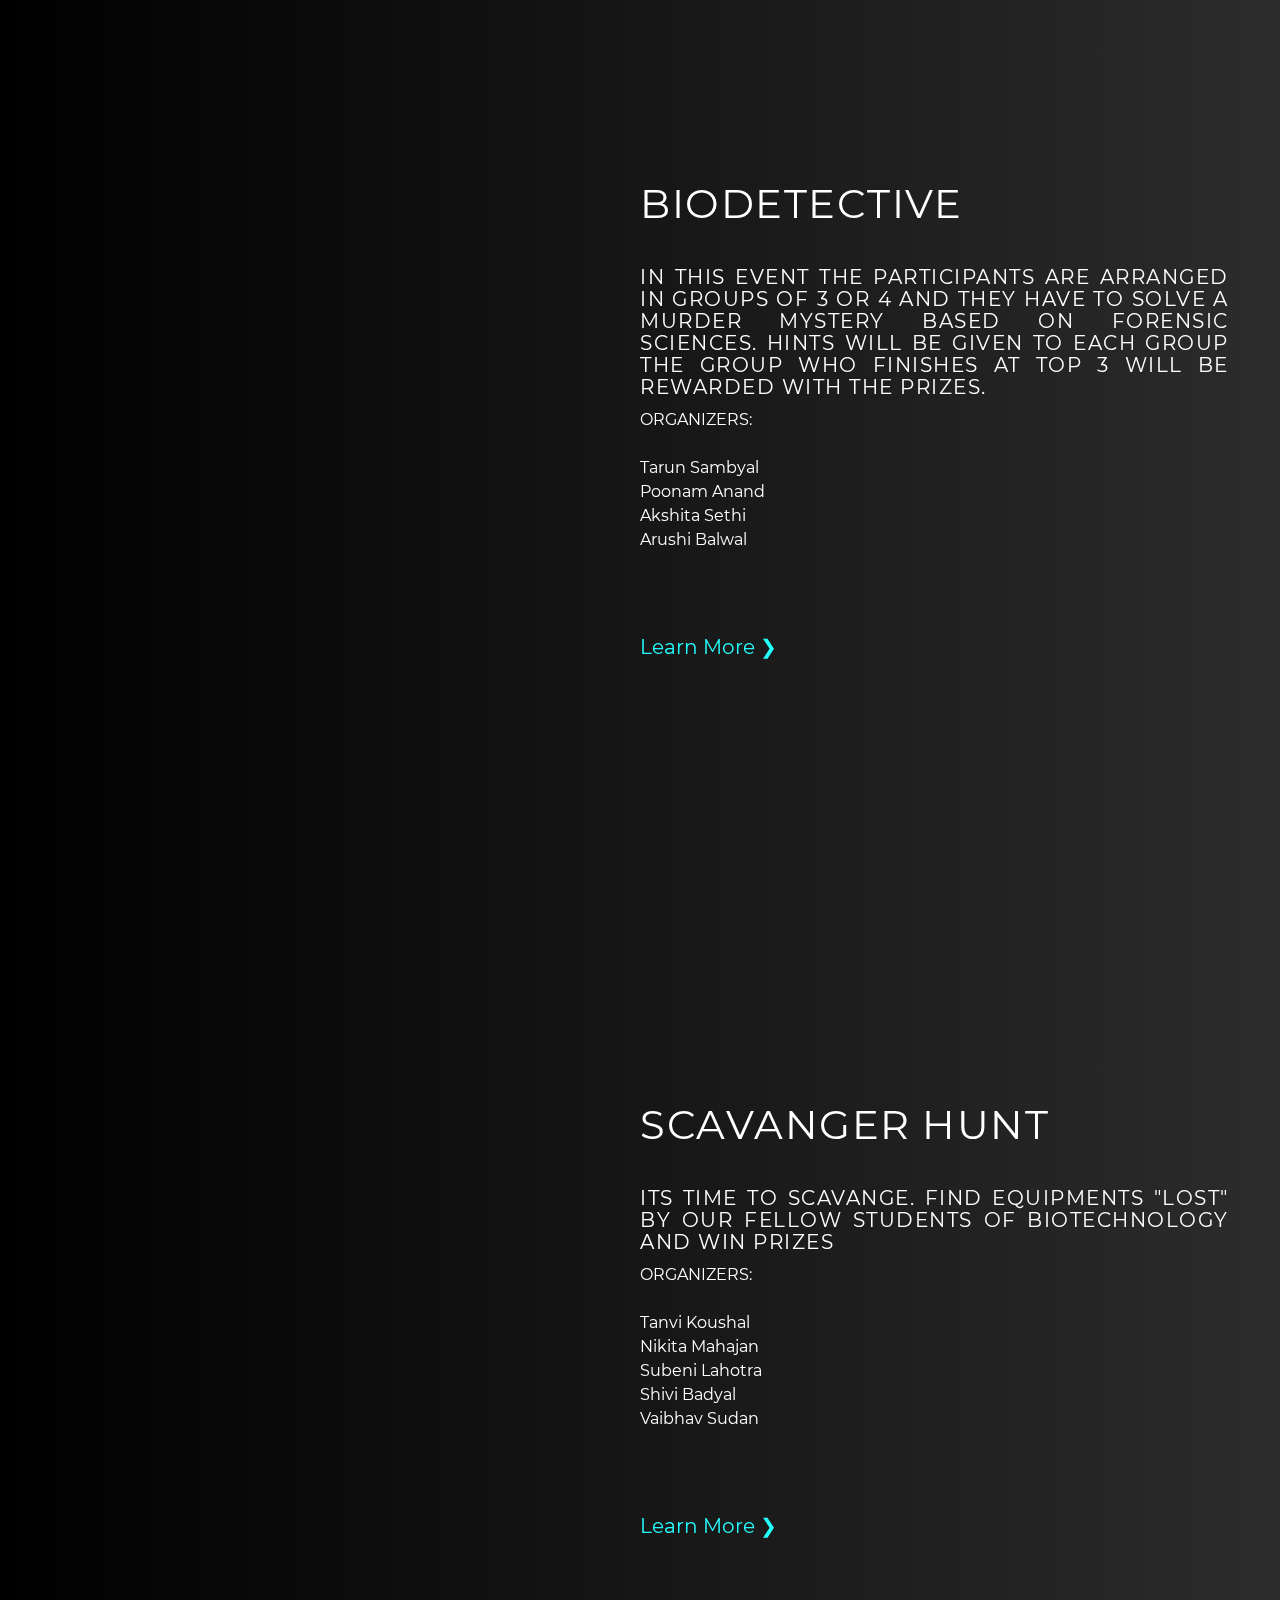
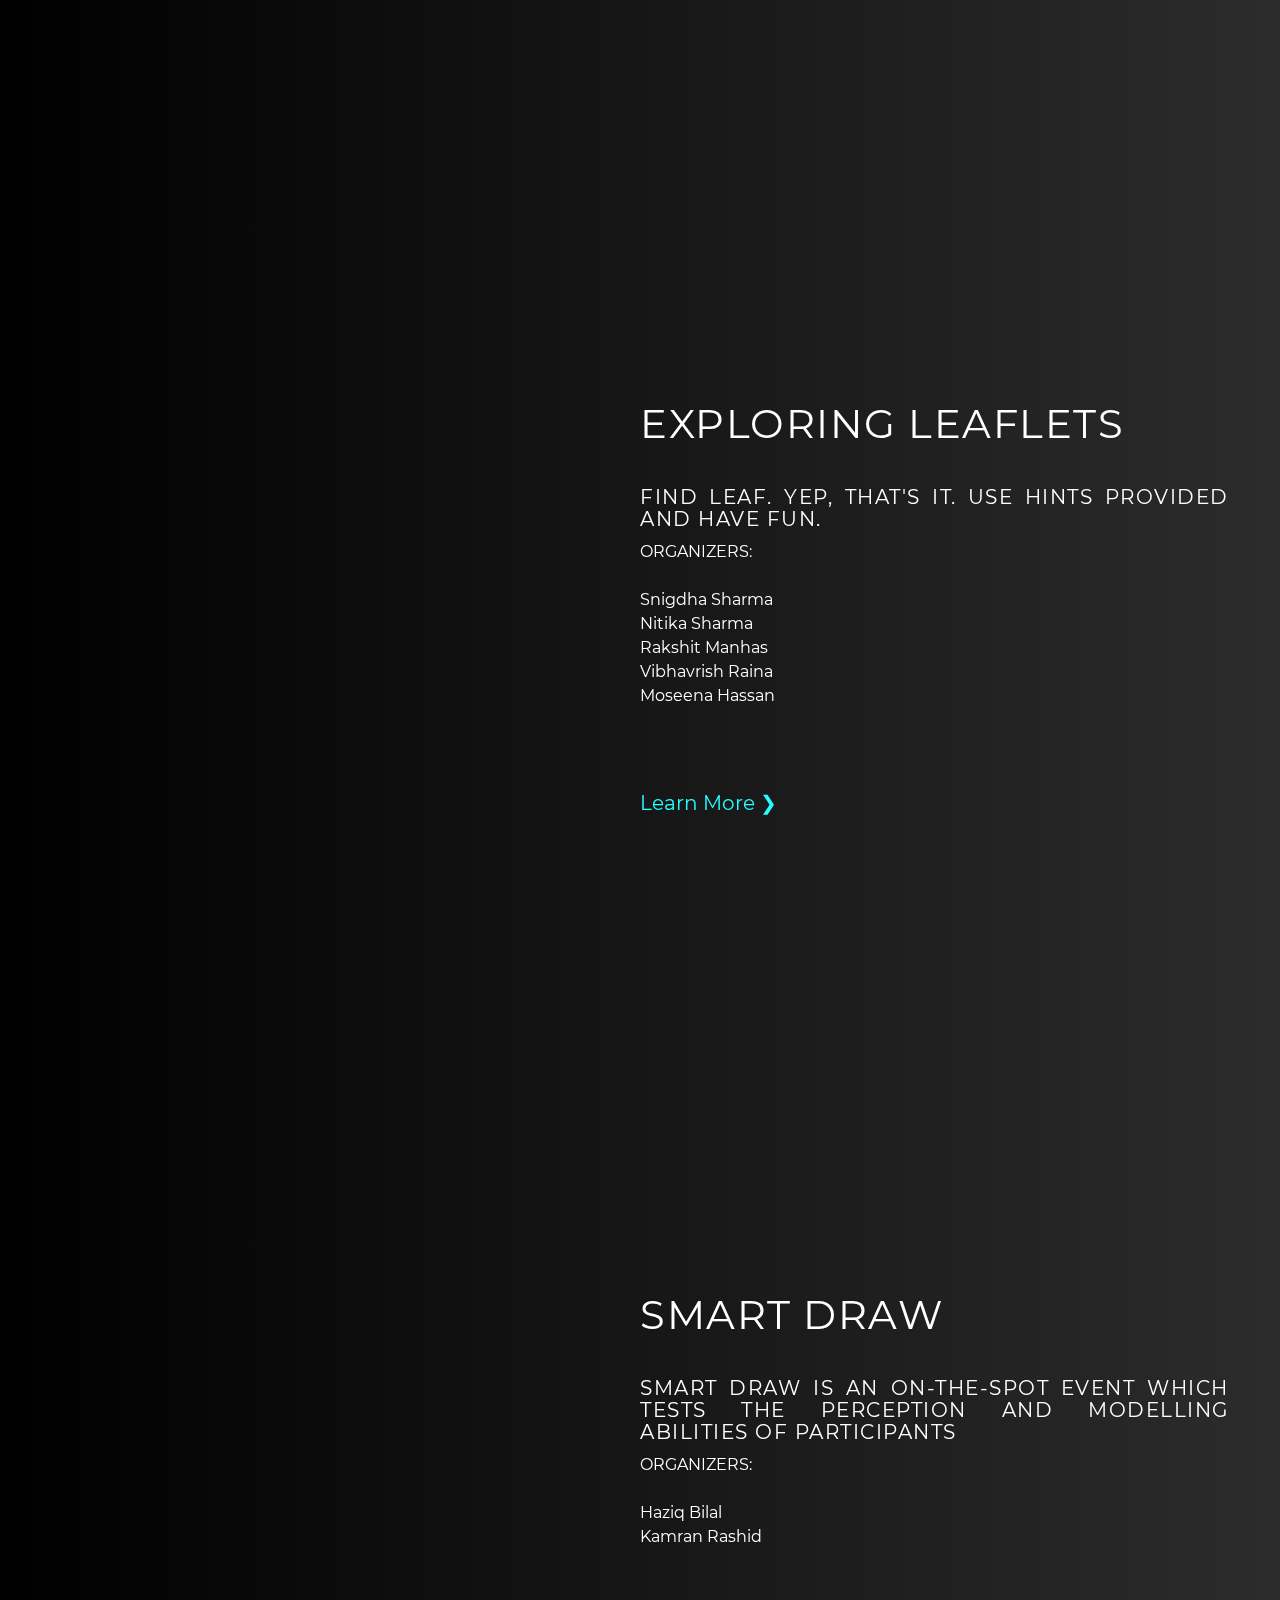
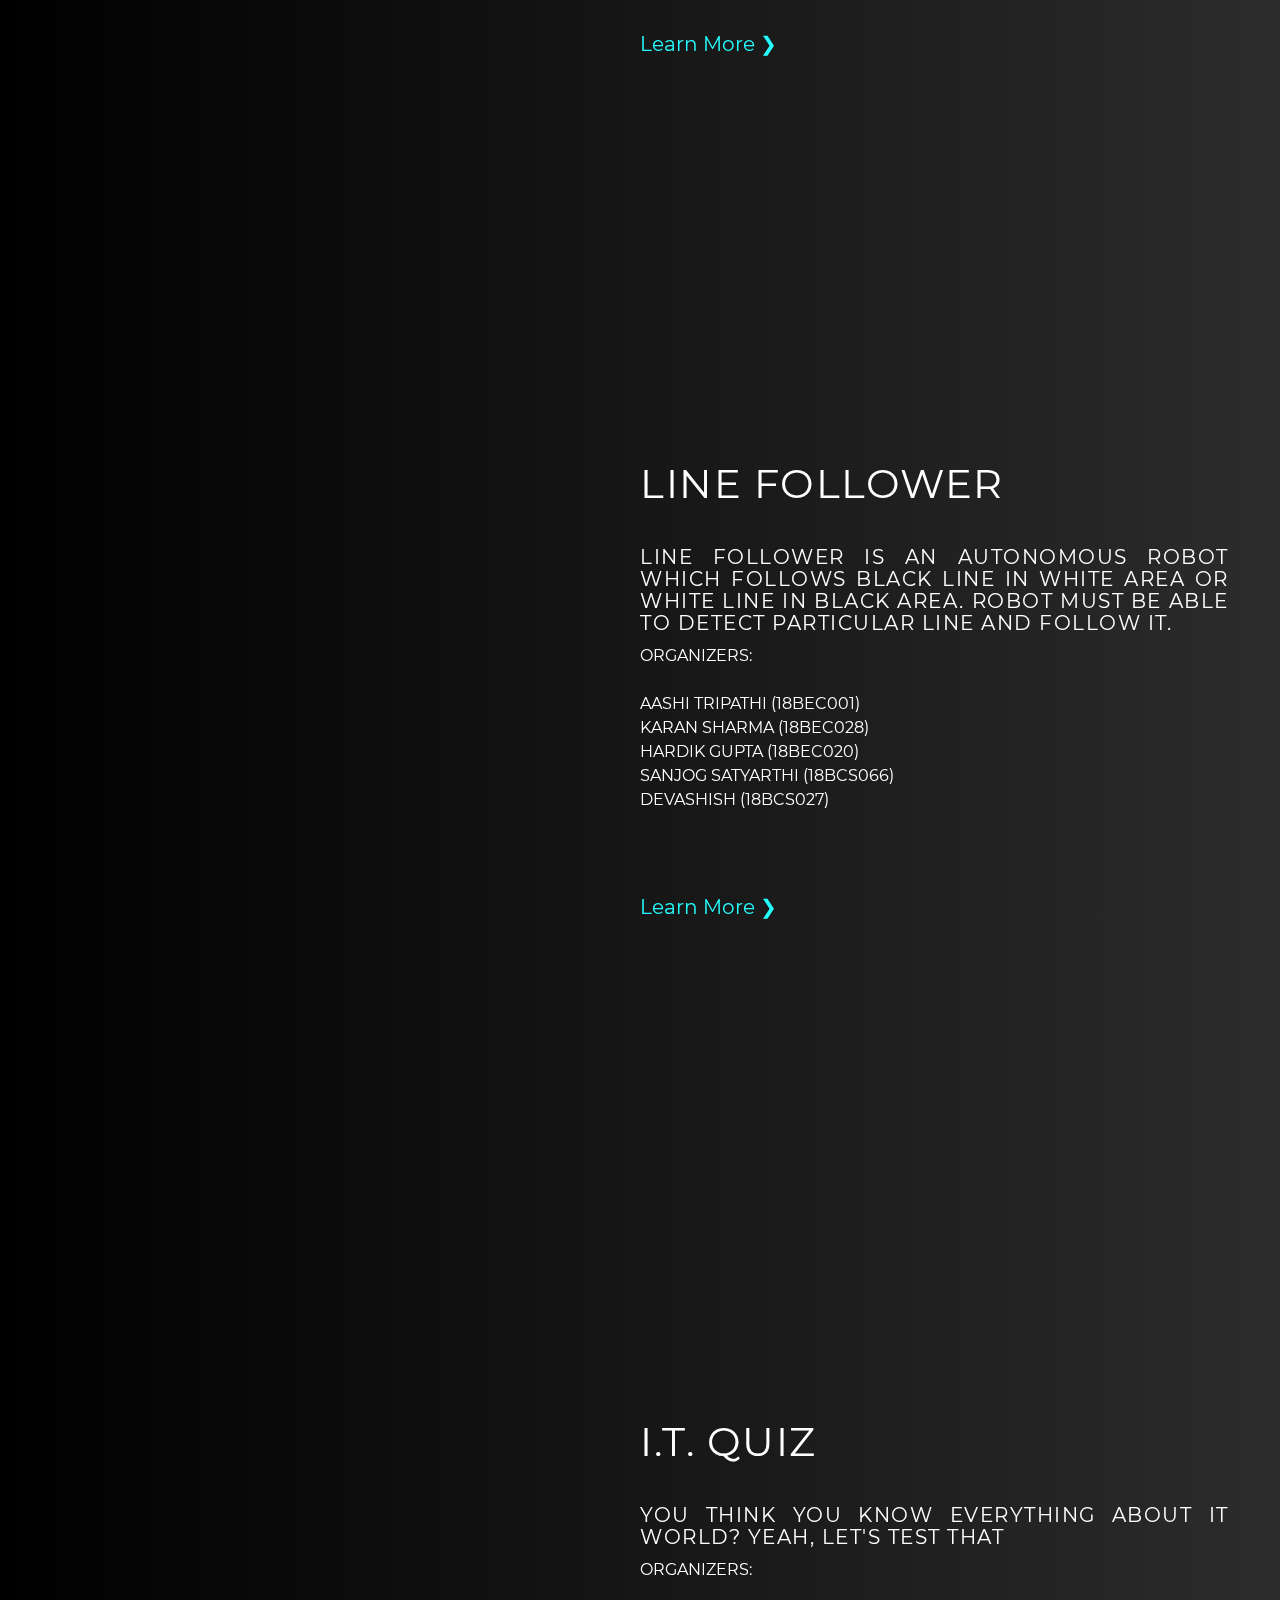
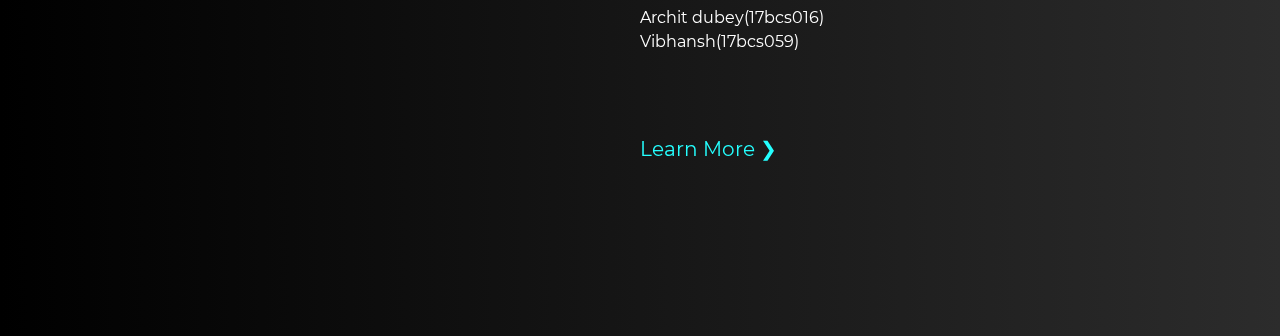
<file: formalEvent.html>
<!DOCTYPE html>
<html lang="en">


  <head>
    <meta charset="UTF-8">
    <title>Formal Events - Titiksha 2020 | SMVDU Katra</title>
    <meta name="viewport" content="width=device-width,user-scalable=no, initial-scale=1, maximum-scale=1, minimum-scale=1" />
    <meta http-equiv="Content-Type" content="text/html; charset=utf-8" />
    <meta name="viewport" content="width=device-width, initial-scale=1, minimal-ui">
    <meta name="description" content="These are the formal events being hosted at Titiksha 2020, J&K's Biggest Technology and Science event in SMVDU Katra.">
    <meta name="keywords" content="titiksha, Titiksha, smvdu, techfest jammu, techfest smvdu">
    <meta property="og:url" content="https://titiksha.tech/" />
    <meta property="og:image" content="files/images/logo/dark_300.png" />
    <meta property="og:title" content="Titiksha 2020 | SMVDU" />
    <meta property="og:type" content="Titiksha event" />
    <meta property="og:description" content="These are the formal events being hosted at Titiksha 2020, J&K's Biggest Technology and Science event in SMVDU Katra." />

    <link rel="shortcut icon" href="files/images/favicon.ico">
    <link rel="icon" type="image/png" href="files/images/favicon-android.png" sizes="192x192">
    <link rel="apple-touch-icon" sizes="180x180" href="files/images/favicon-apple.png">

    <link href="files/css/bootstrap4.min.css" rel="stylesheet">
    <link rel="stylesheet" href="files/css/font-awesome.min.css">
    <link rel="stylesheet" href="files/css/eventDetail.css">


  </head>

  <body id="top">

    <div id="fixed-content">
      <header class="header navbar fixed-top navbar-expand-md">
        <div class="container">
          <a class="navbar-brand logo" href="/">
            <img src="files/images/logo/light_300.png" alt="Titiksha logo" />
          </a>
          <button class="navbar-toggler" type="button" data-toggle="collapse" data-target="#headernav" aria-expanded="false" aria-label="Toggle navigation">
            <span class="lnr lnr-text-align-right"></span>
          </button>
          <div class="collapse navbar-collapse flex-sm-row-reverse" id="headernav">
            <ul class="nav navbar-nav menu">
              <li class="nav-item active">
                <a class="nav-link" href="/">Home</a>
              </li>
              <li class="nav-item active">
                <a class="nav-link" href="event">Events</a>
              </li>
              <li class="nav-item">
                <a class="nav-link" href="register.html">Register</a>
              </li>
              <li class="nav-item">
                <a class="nav-link" href="team.html">Team</a>
              </li>
              <li class="nav-item">
                <a class="nav-link " href="gallery.html">Gallery</a>
              </li>
              <li class="nav-item">
                <a class="nav-link " href="about.html">About</a>
              </li>
              <li class="nav-item">
                <a class="nav-link " href="contact.html">Contact</a>
              </li>
            </ul>
          </div>
        </div>
      </header>
    </div>

    <section class="nav-shift pt pt1">
      <div class="holder">
        <div class="pt-fix"></div>
        <div class="pt-content">
          <h2>The Hunting Ground</h2><br>
          <h3>use your problem solving skills to make your way
            through a bunch of interesting riddles and challenging puzzles to win the treasure hunt</h3>
          <p class="hideit"> ORGANIZERS: <br><br>
            Tanvi Sharma (17bcs055) <br>
            Sanya Negi (17bcs046) <br>
            Nikhil Nayyer (17bcs035)</p> <br><br>
          <a href="https://res.cloudinary.com/dd9qul17a/image/upload/v1570723501/1_xtjmuz.pdf">Learn More &#10095; </a>
        </div>
      </div>
    </section>
    <section class="nav-shift pt pt2">
      <div class="holder">
        <div class="pt-fix"></div>
        <div class="pt-content">
          <h2>Mind Scribble</h2><br>
          <h3>Use your mind to solve puzzles, crosswords and test your astuteness. Students
            from any department with basic knowledge of computer science can participate with ease
          </h3>
          <p class="hideit"> ORGANIZERS: <br><br>
            Kavisha (17bcs028) <br>
            Ritika Koul (17bcs033) <br>
            Shiwani Mishra (17bcs051)</p>
          <br> <br>
          <a href="https://res.cloudinary.com/dd9qul17a/image/upload/v1569096809/1_clraam.pdf">Learn More &#10095; </a>
        </div>
      </div>
    </section>
    <section class="nav-shift pt pt3">
      <div class="holder">
        <div class="pt-fix"></div>
        <div class="pt-content">
          <h2>Coder Dating</h2><br>
          <h3>use your coding skills to get yourself a date that you otherwise would never get
          </h3>
          <p class="hideit"> ORGANIZERS: <br><br>
            Guddu(17bcs023) <br>
            Krishna Katyal(17bcs030) <br>
            Kumar Aditya(17bcs031) </p><br><br>
          <a href="https://res.cloudinary.com/dd9qul17a/image/upload/v1569097045/1_sb4ofw.pdf">Learn More &#10095; </a>
        </div>
      </div>
    </section>
    <section class="nav-shift pt pt4">
      <div class="holder">
        <div class="pt-fix"></div>
        <div class="pt-content">
          <h2>TECH-WIZARD</h2><br>
          <h3>This event tests the basic technical awareness of the students. It
            consists of many rounds. And, winners will be awarded with the
            exciting prizes with cash money.
          </h3>
          <p class="hideit"> ORGANIZERS: <br><br>
            SHRIYA JAMWAL(17BEC054) <br>
            SUKRITI GUPTA(17BEC057) <br>
            SHRIYA(17BEC053) <br>
            SAMRIDHI SAJOTRA(17BEC049)</p>
          <br> <br>
          <a href="https://res.cloudinary.com/dd9qul17a/image/upload/v1569168637/1_nhjbdq.pdf">Learn More &#10095; </a>
        </div>
      </div>
    </section>
    <section class="nav-shift pt pt5">
      <div class="holder">
        <div class="pt-fix"></div>
        <div class="pt-content">
          <h2>CIRCUITRIXX</h2><br>
          <h3>A 2 round with one first round as Quiz and other round will have studemts work as pairs.
          </h3>
          <p class="hideit"> ORGANIZERS: <br><br>
            Smiksha Gupta(17bec055) <br>
            Muskaan Gupta(17bec035) <br>
            Bhoomika Raina(17bec014) <br>
            Chetna Verma(17bec015) <br>
            Rakshit Abrol - 17bec044</p>
          <br><br>
          <a href="https://res.cloudinary.com/dd9qul17a/image/upload/v1569168748/1_olwmmy.pdf">Learn More &#10095; </a>
        </div>
      </div>
    </section>
    <section class="nav-shift pt pt6">
      <div class="holder">
        <div class="pt-fix"></div>
        <div class="pt-content">
          <h2>ARDUINO KE KHILADI</h2><br>
          <h3>A 3 round event where your basic knowledge about arduino will be
            tested along with your basic programming skills.
          </h3>
          <p class="hideit"> ORGANIZERS: <br><br>
            Vasu Mahajan (17BEC061) <br>
            Suksham Raina (17BEC059) <br>
            Vasu Sharma (17BEC062) <br>
            Luvish Gupta (17BEC028) <br>
            SUKRITI MAHAJHAN (16BEC062)</p>
          <br><br>
          <a href="https://res.cloudinary.com/dd9qul17a/image/upload/v1569168840/1_cbsrel.pdf">Learn More &#10095; </a>
        </div>
      </div>
    </section>
    <section class="nav-shift pt pt7">
      <div class="holder">
        <div class="pt-fix"></div>
        <div class="pt-content">
          <h2>PLAY WITH CIRCUITS</h2><br>
          <h3>Play with your favourite circuits and win prizes.
          </h3>
          <p class="hideit"> ORGANIZERS: <br><br>
            Achyut Vaid (17bec006) <br>
            Askandha Sharma (17bec013) <br>
            Deepali Sharma (17bec016) <br>
            Khushi jain (17bec025) <br>
            Muskan Sharma (17bec036)</p>
          <br><br>
          <a href="https://res.cloudinary.com/dd9qul17a/image/upload/v1569168945/1_c7fauy.pdf">Learn More &#10095; </a>
        </div>
      </div>
    </section>
    <section class="nav-shift pt pt8">
      <div class="holder">
        <div class="pt-fix"></div>
        <div class="pt-content">
          <h2>HURDLE RACE</h2><br>
          <h3>OVERCOME THE OBSTACLES LIKE IN A RACE WITH YOUR
            BOTS AND WIN
          </h3>
          <p class="hideit"> ORGANIZERS: <br><br>
            MOHAMMAD MUDAKIR FAZILI (17BEC031)<br>
            RAHIL JAHANGIR (17BEC041)<br>
            DIGVIJAY SINGH (17BEC017)<br>
            MOHAMMAD SAQIB MANAN (17BEC032)<br>
            MOHAMMAD WAQAS WANI (17BEC033)</p>
          <br><br>
          <a href="https://res.cloudinary.com/dd9qul17a/image/upload/v1569169066/1_fn2tef.pdf">Learn More &#10095; </a>
        </div>
      </div>
    </section>
    <section class="nav-shift pt pt9">
      <div class="holder">
        <div class="pt-fix"></div>
        <div class="pt-content">
          <h2>Crack the nerves</h2><br>
          <h3>A three round event where your basic knowledge will be tested.
          </h3>
          <p class="hideit"> ORGANIZERS: <br><br>
            Suhani baru (18BEE031) <br>
            Mimansa Sardhalia(18BEE014) <br>
            Shruti raina (18BEE028) <br>
            Ashish (18BEE008)
            Anup verma (18BEE005)</p>
          <br><br>
          <a href="https://res.cloudinary.com/dd9qul17a/image/upload/v1569169181/1_envtqf.pdf">Learn More &#10095; </a>
        </div>
      </div>
    </section>
    <section class="nav-shift pt pt10">
      <div class="holder">
        <div class="pt-fix"></div>
        <div class="pt-content">
          <h2>Hunt of electrical empire</h2><br>
          <h3>OVERCOME THE OBSTACLES LIKE IN A RACE WITH YOUR
            BOTS AND WIN
          </h3>
          <p class="hideit"> ORGANIZERS: <br><br>
            Radhika sharma (18BEE020) <br>
            Sagar koul (18BEE023) <br>
            Jyoti ranjan sahoo (18BEE012) <br>
            Harshit Rana (18BEE011)</p>
          <br><br>
          <a href="https://res.cloudinary.com/dd9qul17a/image/upload/v1569169306/1_y28qbf.pdf">Learn More &#10095; </a>
        </div>
      </div>
    </section>
    <section class="nav-shift pt pt11">
      <div class="holder">
        <div class="pt-fix"></div>
        <div class="pt-content">
          <h2>BIO-PICTIONARY</h2><br>
          <h3>In this event, the participants have to solve some words related to biotechnology
            are depicted and whosoever will crack the depicted words will be the winner.
          </h3>
          <p class="hideit"> ORGANIZERS: <br><br>
            Vanshika Sharma <br>
            Vanshika Chaudhary <br>
            Ayushi Khajuria <br>
            Diksha Langeh</p>
          <br><br>
          <a href="https://titiksha.tech/formalEvent.html">Learn More &#10095; </a>
        </div>
      </div>
    </section>
    <section class="nav-shift pt pt12">
      <div class="holder">
        <div class="pt-fix"></div>
        <div class="pt-content">
          <h2>Biodetective</h2><br>
          <h3>In this event the participants are arranged in groups of 3 or 4 and they have to solve a murder mystery based on forensic sciences.
            Hints will be given to each group the group who finishes at top 3 will be rewarded with the prizes.
          </h3>
          <p class="hideit"> ORGANIZERS: <br><br>
            Tarun Sambyal <br>
            Poonam Anand <br>
            Akshita Sethi <br>
            Arushi Balwal</p>
          <br><br>
          <a href="https://titiksha.tech/formalEvent.html#">Learn More &#10095; </a>
        </div>
      </div>
    </section>
    <section class="nav-shift pt pt13">
      <div class="holder">
        <div class="pt-fix"></div>
        <div class="pt-content">
          <h2>scavanger hunt</h2><br>
          <h3>Its time to Scavange. Find equipments "lost" by our fellow students of Biotechnology and win prizes
          </h3>
          <p class="hideit"> ORGANIZERS: <br><br>
            Tanvi Koushal <br>
            Nikita Mahajan <br>
            Subeni Lahotra <br>
            Shivi Badyal <br>
            Vaibhav Sudan</p>
          <br><br>
          <a href="https://res.cloudinary.com/du34c5mlw/image/upload/v1571241352/scavenger_ggrhns.pdf">Learn More &#10095; </a>
        </div>
      </div>
    </section>
    <section class="nav-shift pt pt14">
      <div class="holder">
        <div class="pt-fix"></div>
        <div class="pt-content">
          <h2>Exploring leaflets</h2><br>
          <h3>Find Leaf. Yep, that's it. Use hints provided and have fun.
          </h3>
          <p class="hideit"> ORGANIZERS: <br><br>
            Snigdha Sharma <br>
            Nitika Sharma <br>
            Rakshit Manhas <br>
            Vibhavrish Raina <br>
            Moseena Hassan</p>
          <br><br>
          <a href="https://res.cloudinary.com/du34c5mlw/image/upload/v1571241771/leaf_o0r4al.pdf">Learn More &#10095; </a>
        </div>
      </div>
    </section>
    <section class="nav-shift pt pt15">
      <div class="holder">
        <div class="pt-fix"></div>
        <div class="pt-content">
          <h2>SMART DRAW</h2><br>
          <h3>Smart Draw is an on-the-spot event which tests the perception and modelling abilities of participants
          </h3>
          <p class="hideit"> ORGANIZERS: <br><br>
            Haziq Bilal <br>
            Kamran Rashid</p>
          <br><br>
          <a href="https://res.cloudinary.com/du34c5mlw/image/upload/v1571242051/draw_jb8anv.pdf">Learn More &#10095; </a>
        </div>
      </div>
    </section>
    <section class="nav-shift pt pt15">
      <div class="holder">
        <div class="pt-fix"></div>
        <div class="pt-content">
          <h2>LINE FOLLOWER</h2><br>
          <h3>Line follower is an autonomous robot which follows
            black line in white area or white line in black area. Robot must be
            able to detect particular line and follow it.
          </h3>
          <p class="hideit"> ORGANIZERS: <br><br>
            AASHI TRIPATHI (18BEC001) <br>
            KARAN SHARMA (18BEC028) <br>
            HARDIK GUPTA (18BEC020) <br>
            SANJOG SATYARTHI (18BCS066) <br>
            DEVASHISH (18BCS027)</p>
          <br><br>
          <a href="https://titiksha.tech/formalEvent.html#">Learn More &#10095; </a>
        </div>
      </div>
    </section>
    <section class="nav-shift pt pt15">
      <div class="holder">
        <div class="pt-fix"></div>
        <div class="pt-content">
          <h2>I.T. QUIZ</h2><br>
          <h3>You think you know everything about IT World? Yeah, let's test that
          </h3>
          <p class="hideit"> ORGANIZERS: <br><br>
            Archit dubey(17bcs016) <br>
            Vibhansh(17bcs059)</p>
          <br><br>
          <a href="https://res.cloudinary.com/du34c5mlw/image/upload/v1571243000/it_dvc2nl.pdf">Learn More &#10095; </a>
        </div>
      </div>
    </section>
    <div class="svg-background svg-background1">
      <object id="svg0" type="image/svg+xml" data="files/images/svgs/formal.svg"></object>
    </div>
  </body>
  <script src="files/js/jquery.min.js"></script>
  <script src="files/js/popper.js"></script>
  <script src="files/js/bootstrap.bundle.min.js"></script>
</html>
</file>
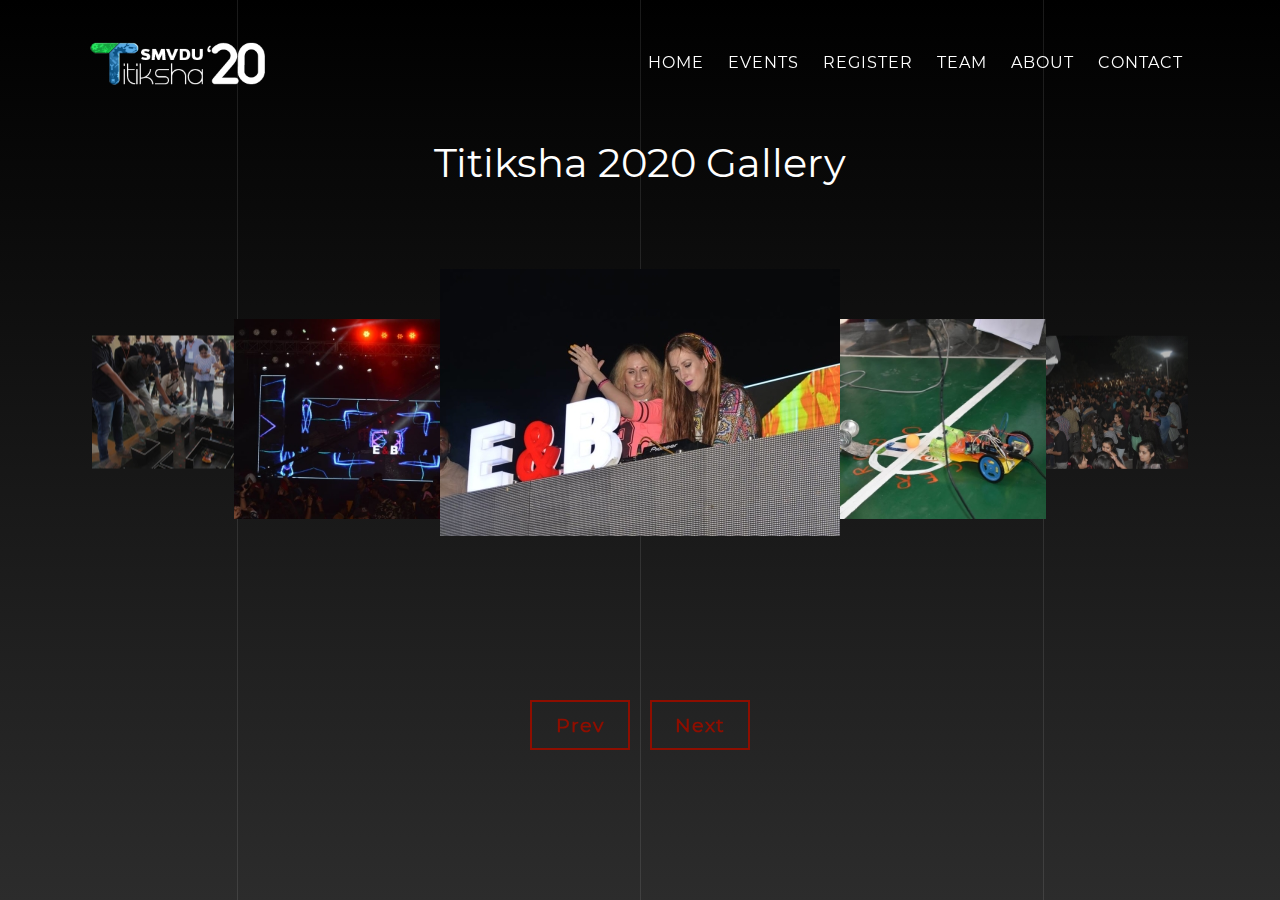
<file: gallery.html>
<!DOCTYPE html>
<html lang="en">
  <head>
    <meta charset="UTF-8">
    <meta name="viewport" content="width=device-width, initial-scale=1, minimal-ui">
    <meta name="description" content="Check out the gallery of Titiksha 2020, J&K's Biggest Technology and Science event in SMVDU Katra.">
    <meta name="keywords" content="titiksha, smvdu, techfest jammu, techfest smvdu, jammu fest, smvdu fest">
    <meta property="og:url" content="https://titiksha.tech/" />
    <meta property="og:image" content="files/images/logo/dark_300.png" />
    <meta property="og:title" content="Titiksha 2020 | SMVDU" />
    <meta property="og:type" content="Titiksha event" />
    <meta property="og:description" content="Check out the gallery of Titiksha 2020, J&K's Biggest Technology and Science event in SMVDU Katra." />

    <link rel="shortcut icon" href="files/images/favicon.ico">
    <link rel="icon" type="image/png" href="files/images/favicon-android.png" sizes="192x192">
    <link rel="apple-touch-icon" sizes="180x180" href="files/images/favicon-apple.png">

    <title>Titiksha 2020 Gallery | SMVDU Katra</title>

    <link href="files/css/bootstrap4.min.css" rel="stylesheet">
    <link rel="stylesheet" href="files/css/gallery_style.css">
    <link href="files/css/font-awesome.min.css" rel="stylesheet">

  </head>

  <body>
    <div class="lines">
      <div class="line"></div>
      <div class="line"></div>
      <div class="line"></div>
    </div>
    <header class="header navbar fixed-top navbar-expand-md">
      <div class="container">
        <a class="navbar-brand logo" href="/">
          <img src="files/images/logo/light_300.png" alt="Titiksha logo" />
        </a>
        <button class="navbar-toggler" type="button" data-toggle="collapse" data-target="#headernav" aria-expanded="false" aria-label="Toggle navigation">
          <span class="lnr lnr-text-align-right"></span>
        </button>
        <div class="collapse navbar-collapse flex-sm-row-reverse" id="headernav">
          <ul class="nav navbar-nav menu">
            <li class="nav-item active">
              <a class="nav-link" href="/">Home</a>
            </li>
            <li class="nav-item">
              <a class="nav-link " href="event.html">Events</a>
            </li>
            <li class="nav-item">
              <a class="nav-link " href="register.html">Register</a>
            </li>
            <li class="nav-item">
              <a class="nav-link " href="team.html">Team</a>
            </li>
            <li class="nav-item">
              <a class="nav-link " href="about.html">About</a>
            </li>
            <li class="nav-item">
              <a class="nav-link " href="contact.html">Contact</a>
            </li>
          </ul>
        </div>
      </div>
    </header>

    <main>
      <h1 class="">Titiksha 2020 Gallery</h1>
      <div id="carousel">

        <div class="hideLeft">
          <img alt="titiksha gallery" src="files/images/1.jpg">
        </div>

        <div class="hideLeft">
          <img alt="titiksha gallery" src="files/images/29.jpg">
        </div>

        <div class="prevLeftSecond">
          <img alt="titiksha gallery" src="files/images/4.jpg">
        </div>

        <div class="prev">
          <img alt="titiksha gallery" src="files/images/17.jpg">
        </div>

        <div class="selected">
          <img alt="titiksha gallery" src="files/images/16.jpg">
        </div>

        <div class="next">
          <img alt="titiksha gallery" src="files/images/25.jpg">
        </div>

        <div class="nextRightSecond">
          <img alt="titiksha gallery" src="files/images/21.jpg">
        </div>

        <div class="hideRight">
          <img alt="titiksha gallery" src="files/images/15.jpg">
        </div>

        <div class="hideRight">
          <img alt="titiksha gallery" src="files/images/22.jpg">
        </div>

      </div>

      <div class="buttons">
        <button class="pre" id="prev">Prev</button>
        <button class="nex" id="next">Next</button>
      </div>

    </main>
    <script src="files/js/jquery.min.js"></script>
    <script src="files/js/popper.js"></script>
    <script src="files/js/bootstrap.main.min.js"></script>
    <script src="files/js/gal_script.js"></script>
  </body>
</html>
</file>
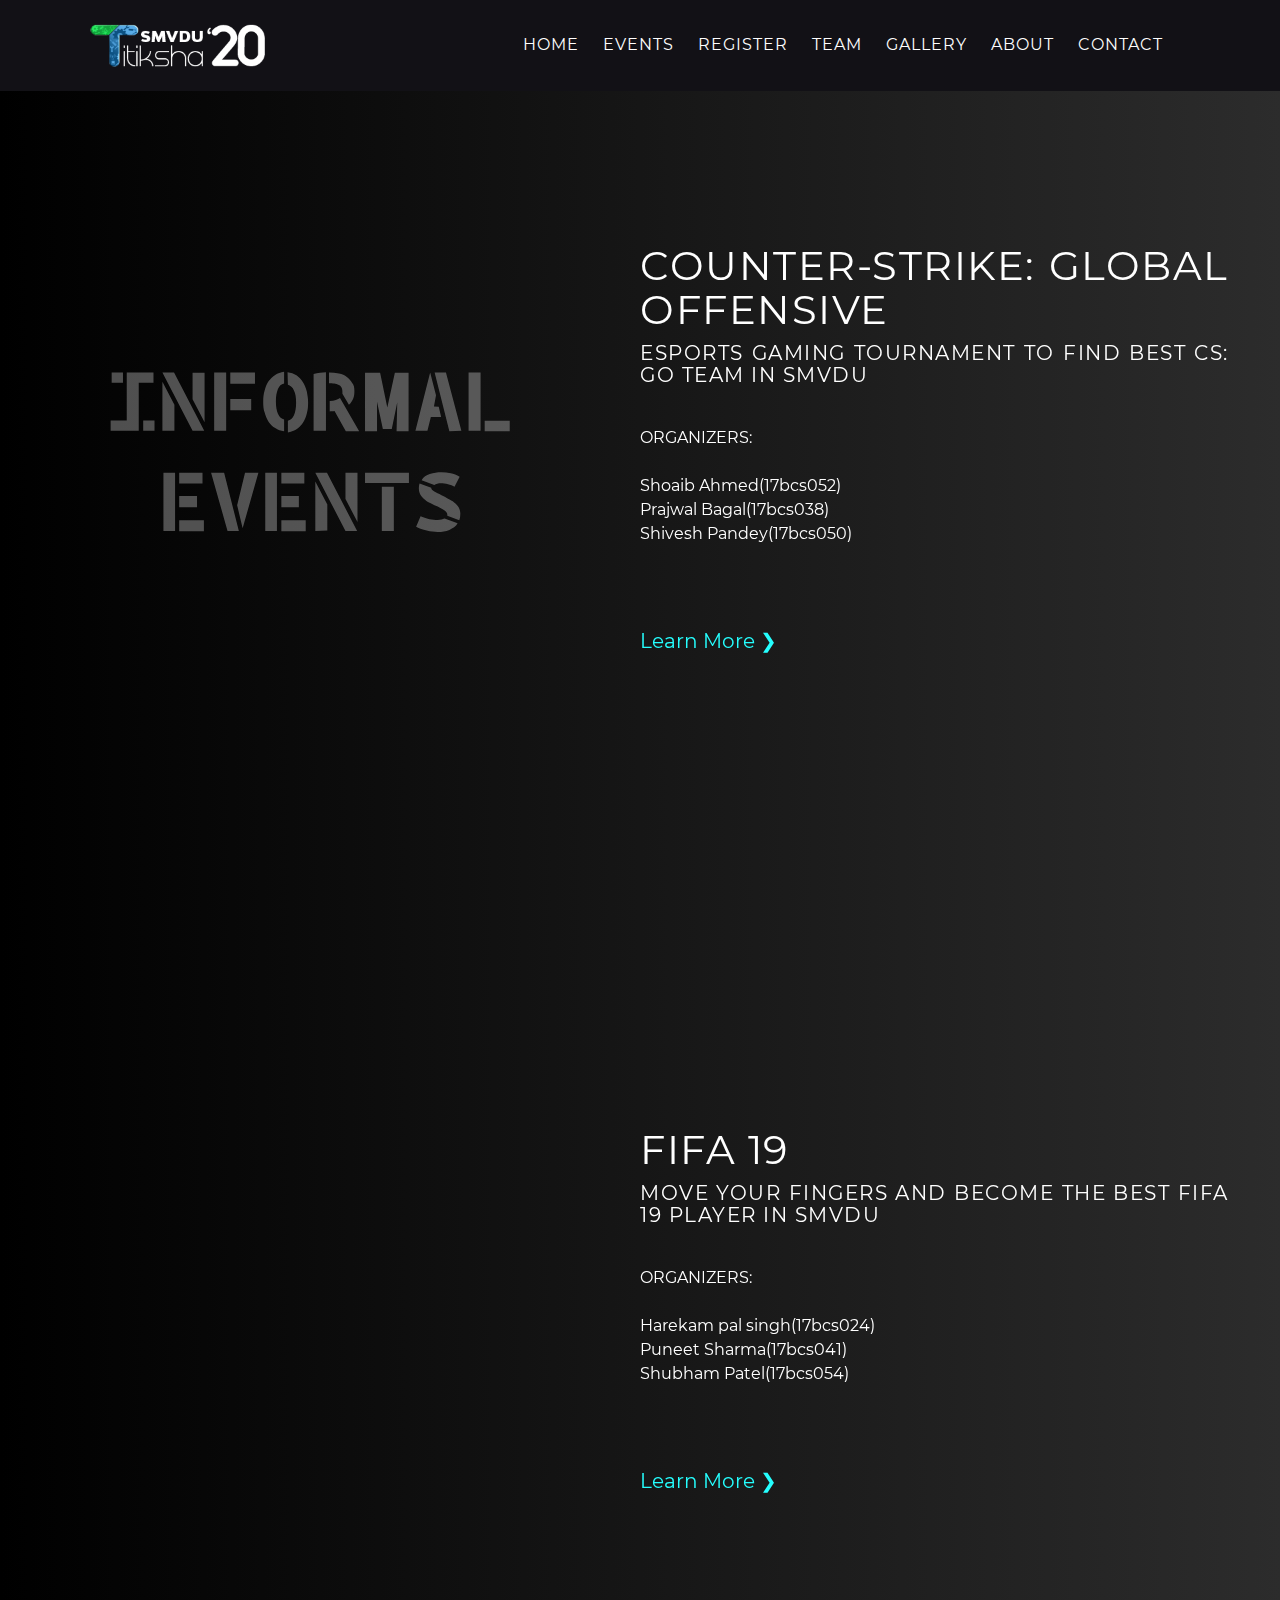
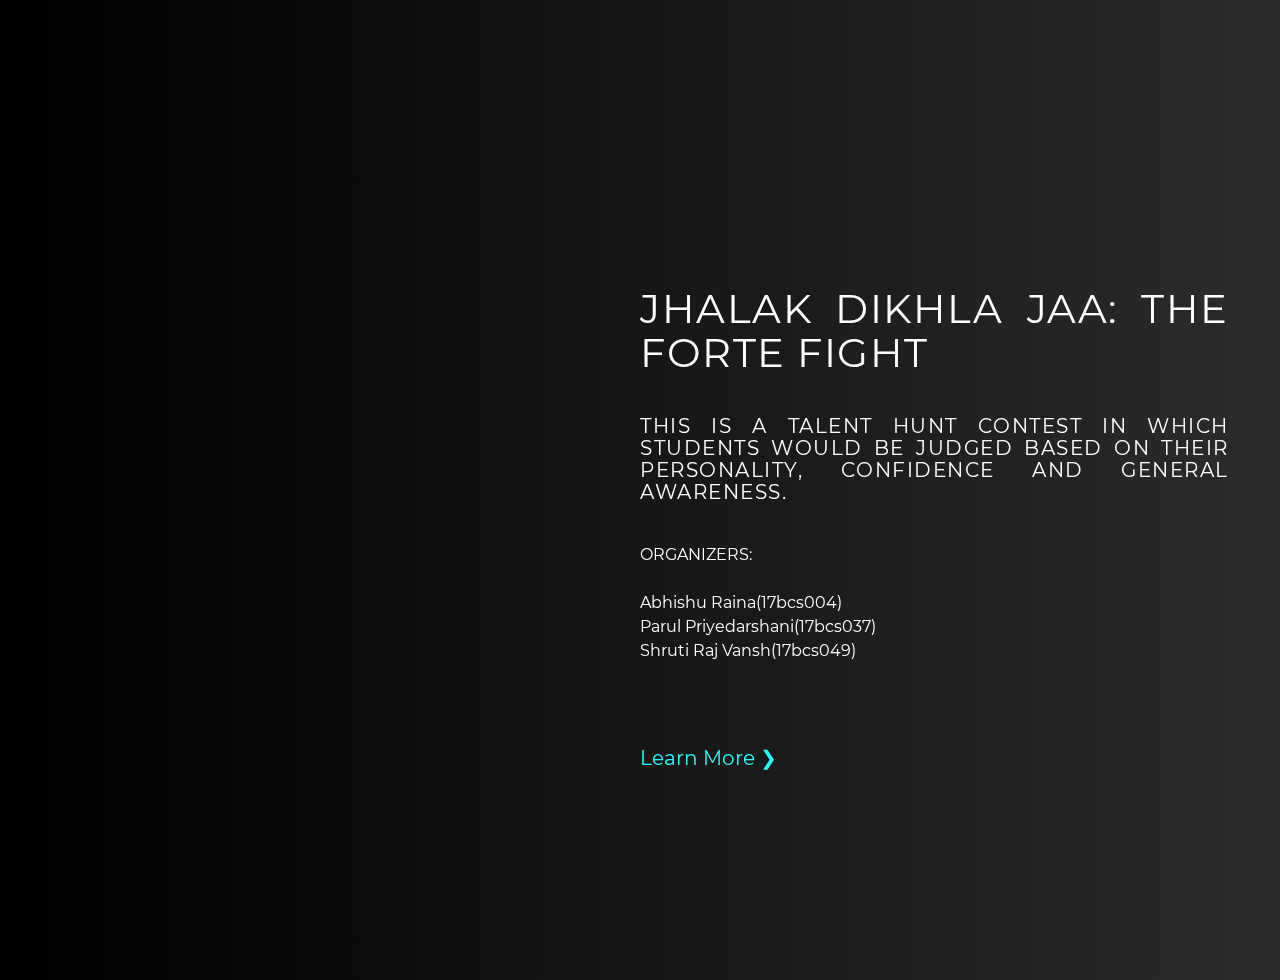
<file: informalEvent.html>
<!DOCTYPE html>
<html lang="en">


  <head>
    <meta charset="UTF-8">
    <title>Informal Events - Titiksha 2020 | SMVDU Katra</title>
    <meta name="viewport" content="width=device-width,user-scalable=no, initial-scale=1, maximum-scale=1, minimum-scale=1" />
    <meta http-equiv="Content-Type" content="text/html; charset=utf-8" />
    <meta name="viewport" content="width=device-width, initial-scale=1, minimal-ui">
    <meta name="description" content="These are the informal events being hosted at Titiksha 2020, J&K's Biggest Technology and Science event in SMVDU Katra.">
    <meta name="keywords" content="titiksha, Titiksha, smvdu, techfest jammu, techfest smvdu">
    <meta property="og:url" content="https://titiksha.tech/" />
    <meta property="og:image" content="files/images/logo/dark_300.png" />
    <meta property="og:title" content="Titiksha 2020 | SMVDU" />
    <meta property="og:type" content="Titiksha event" />
    <meta property="og:description" content="These are the informal events being hosted at Titiksha 2020, J&K's Biggest Technology and Science event in SMVDU Katra." />

    <link rel="shortcut icon" href="files/images/favicon.ico">
    <link rel="icon" type="image/png" href="files/images/favicon-android.png" sizes="192x192">
    <link rel="apple-touch-icon" sizes="180x180" href="files/images/favicon-apple.png">

    <link href="files/css/bootstrap4.min.css" rel="stylesheet">
    <link rel="stylesheet" href="files/css/font-awesome.min.css">
    <link rel="stylesheet" href="files/css/eventDetail.css">
  </head>

  <body id="top">

    <div id="fixed-content">
      <header class="header navbar fixed-top navbar-expand-md">
        <div class="container">
          <a class="navbar-brand logo" href="/">
            <img src="files/images/logo/light_300.png" alt="Titiksha logo" />
          </a>
          <button class="navbar-toggler" type="button" data-toggle="collapse" data-target="#headernav" aria-expanded="false" aria-label="Toggle navigation">
            <span class="lnr lnr-text-align-right"></span>
          </button>
          <div class="collapse navbar-collapse flex-sm-row-reverse" id="headernav">
            <ul class="nav navbar-nav menu">
              <li class="nav-item active">
                <a class="nav-link" href="/">Home</a>
              </li>
              <li class="nav-item active">
                <a class="nav-link" href="event">Events</a>
              </li>
              <li class="nav-item">
                <a class="nav-link" href="register.html">Register</a>
              </li>
              <li class="nav-item">
                <a class="nav-link" href="team.html">Team</a>
              </li>
              <li class="nav-item">
                <a class="nav-link " href="gallery.html">Gallery</a>
              </li>
              <li class="nav-item">
                <a class="nav-link " href="about.html">About</a>
              </li>
              <li class="nav-item">
                <a class="nav-link " href="contact.html">Contact</a>
              </li>
            </ul>
          </div>
        </div>
      </header>

    </div>

    <section class="nav-shift pt pt1">
      <div class="holder">
        <div class="pt-fix"></div>
        <div class="pt-content">
          <h2>Counter-Strike: Global Offensive</h2>
          <h3>Esports Gaming Tournament to find best CS: GO team in SMVDU</h3><br>
          <p class="hideit"> ORGANIZERS: <br><br>
            Shoaib Ahmed(17bcs052) <br>
            Prajwal Bagal(17bcs038) <br>
            Shivesh Pandey(17bcs050)</p><br><br>
          <a href="https://res.cloudinary.com/du34c5mlw/image/upload/v1571243838/csgo_hmwogg.pdf">Learn More &#10095; </a>
        </div>
      </div>
    </section>
    <section class="nav-shift pt pt2">
      <div class="holder">
        <div class="pt-fix"></div>
        <div class="pt-content">
          <h2>FIFA 19</h2>
          <h3>Move your fingers and become the best FIFA 19 player in SMVDU
          </h3><br>
          <p class="hideit">ORGANIZERS: <br><br>
            Harekam pal singh(17bcs024) <br>
            Puneet Sharma(17bcs041) <br>
            Shubham Patel(17bcs054)</p>
          <br> <br>
          <a href="https://res.cloudinary.com/dd9qul17a/image/upload/v1569149334/1_do4nbg.pdf">Learn More &#10095; </a>
        </div>
      </div>
    </section>
    <section class="nav-shift pt pt3">
      <div class="holder">
        <div class="pt-fix"></div>
        <div class="pt-content">
          <h2>Jhalak dikhla jaa: The Forte Fight</h2><br>
          <h3>This is a Talent Hunt Contest in which students would be judged based on their personality, confidence and General Awareness.
          </h3><br>
          <p class="hideit"> ORGANIZERS: <br><br>
            Abhishu Raina(17bcs004) <br>
            Parul Priyedarshani(17bcs037) <br>
            Shruti Raj Vansh(17bcs049) </p><br><br>
          <a href="https://res.cloudinary.com/dd9qul17a/image/upload/v1569149138/1_vihhug.pdf">Learn More &#10095; </a>
        </div>
      </div>
    </section>

    <div class="svg-background svg-background1">
      <object id="svg0" type="image/svg+xml" data="files/images/svgs/informal.svg"></object>
    </div>
  </body>
  <script src="files/js/jquery.min.js"></script>
  <script src="files/js/popper.js"></script>
  <script src="files/js/bootstrap.bundle.min.js"></script>

</html>
</file>
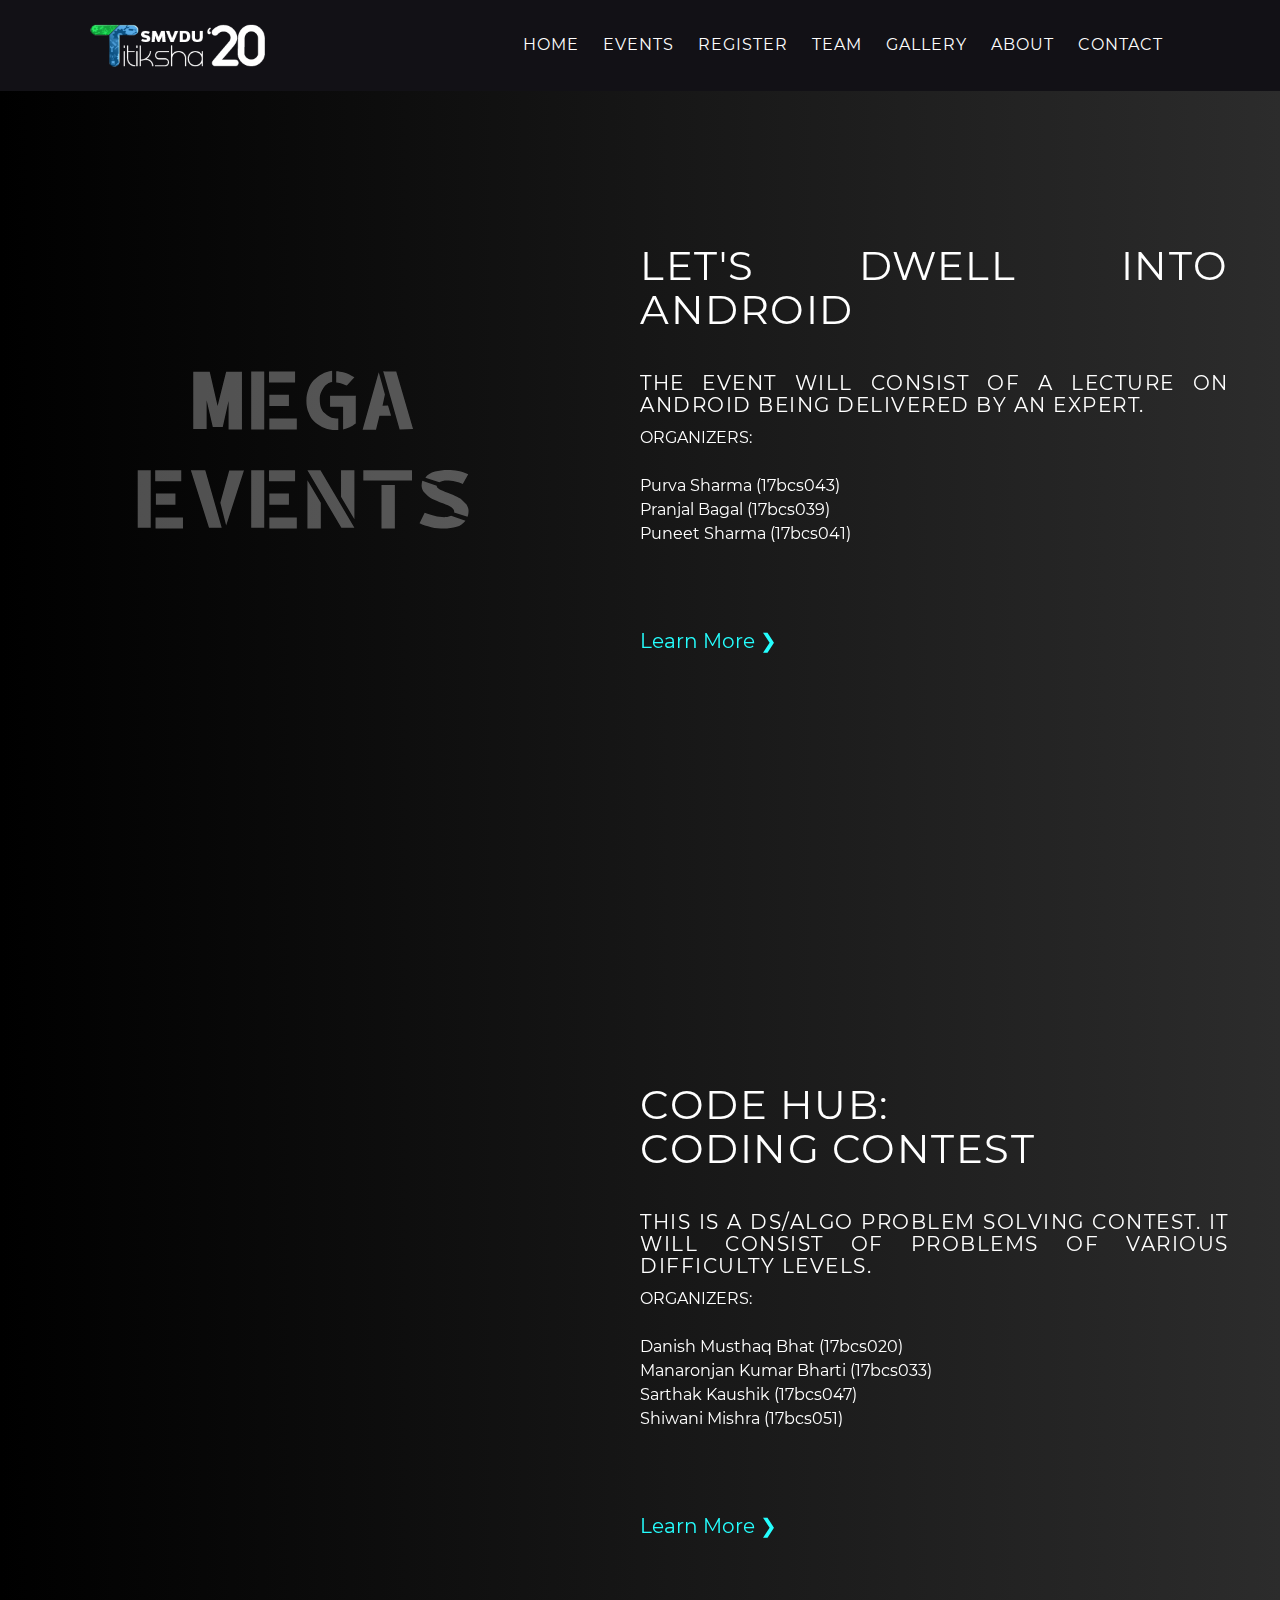
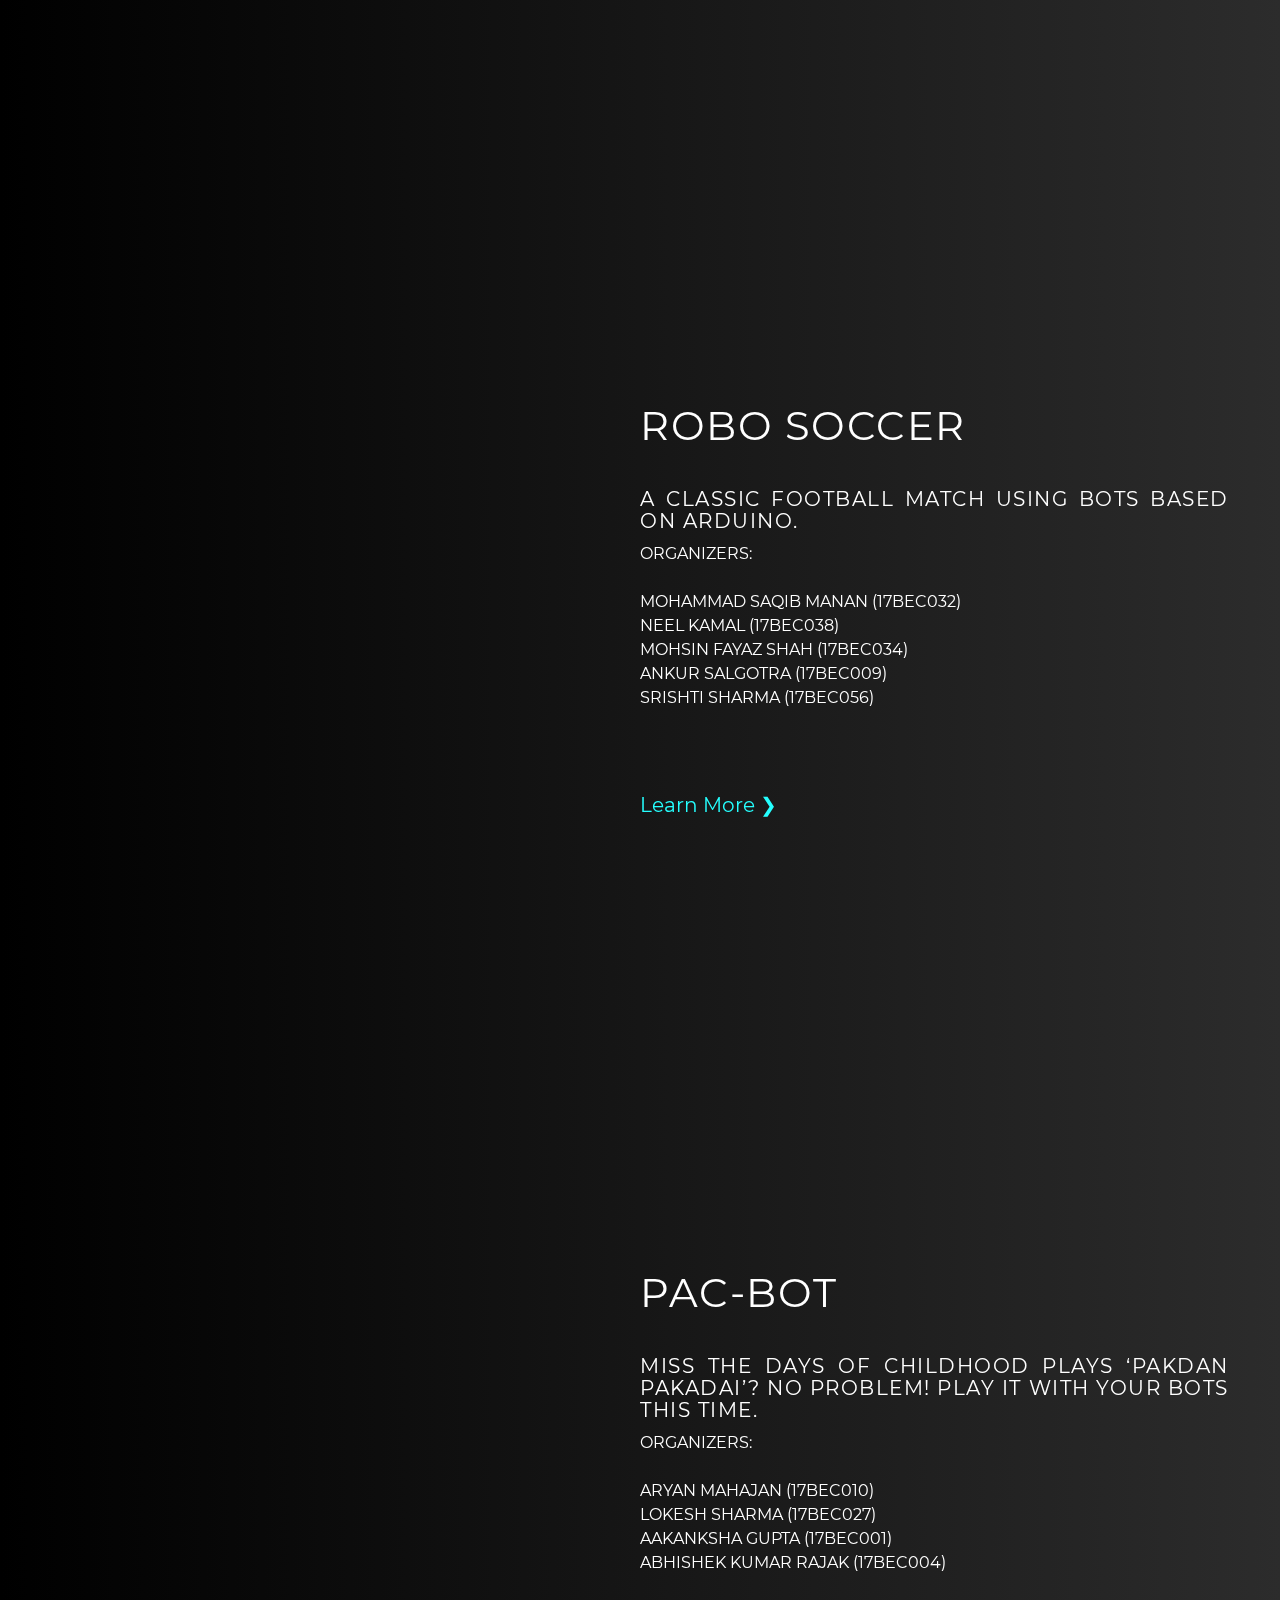
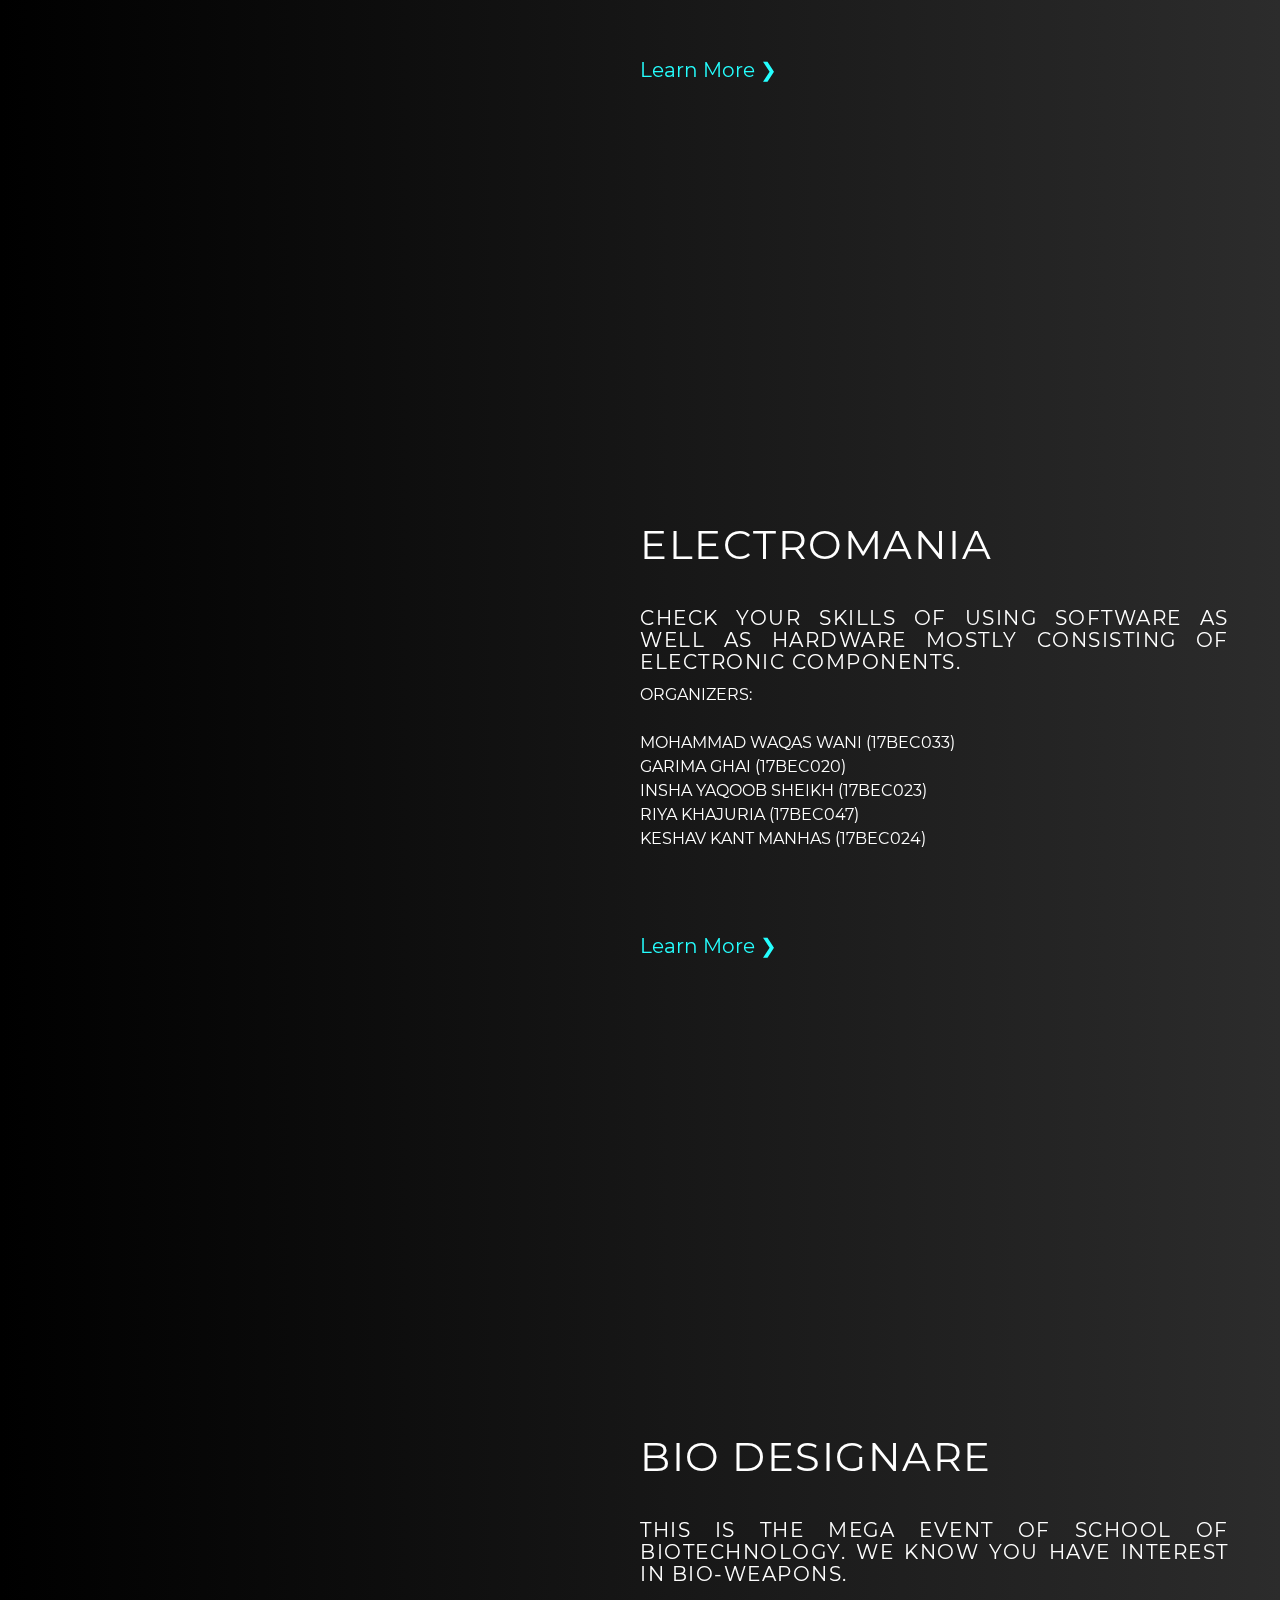
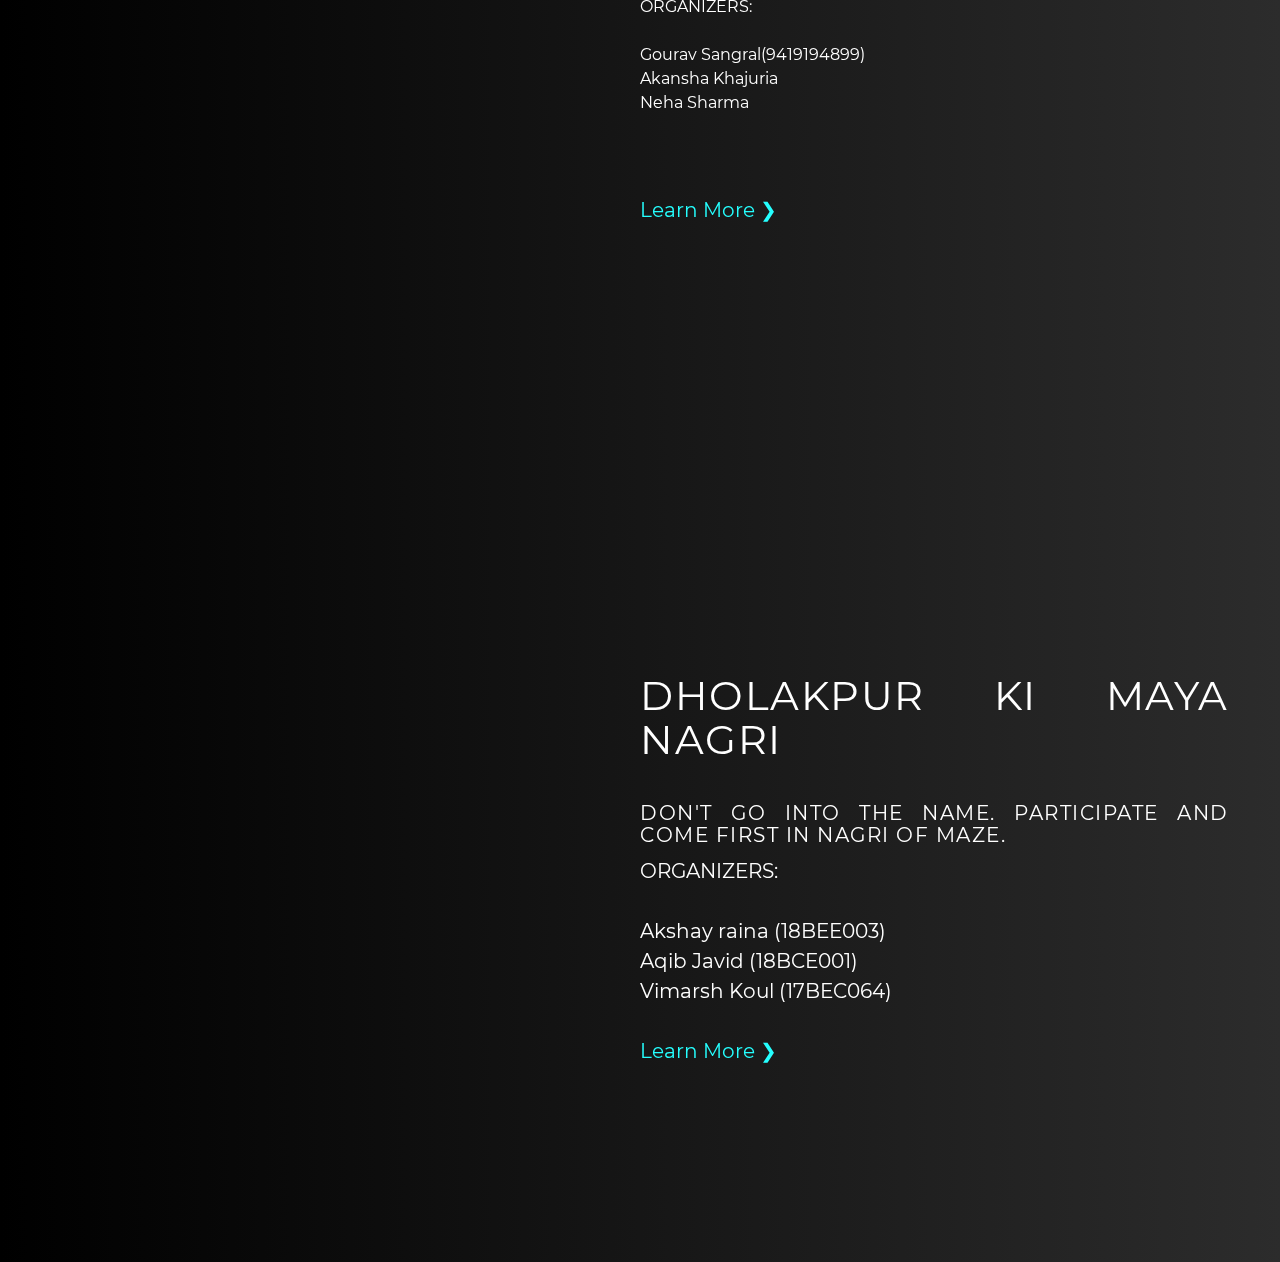
<file: megaEvent.html>
<!DOCTYPE html>
<html lang="en">


  <head>
    <meta charset="UTF-8">
    <title>Mega Events - Titiksha 2020 | SMVDU Katra</title>
    <meta name="viewport" content="width=device-width,user-scalable=no, initial-scale=1, maximum-scale=1, minimum-scale=1" />
    <meta http-equiv="Content-Type" content="text/html; charset=utf-8" />
    <meta name="viewport" content="width=device-width, initial-scale=1, minimal-ui">
    <meta name="description" content="These are the Mega events being hosted at Titiksha 2020, J&K's Biggest Technology and Science event in SMVDU Katra.">
    <meta name="keywords" content="titiksha, Titiksha, smvdu, techfest jammu, techfest smvdu">
    <meta property="og:url" content="https://titiksha.tech/" />
    <meta property="og:image" content="https://titiksha.tech/files/images/logo/dark_300.png" />
    <meta property="og:title" content="Titiksha 2020 | SMVDU" />
    <meta property="og:type" content="Titiksha event" />
    <meta property="og:description" content="These are the Mega events being hosted at Titiksha 2020, J&K's Biggest Technology and Science event in SMVDU Katra." />

    <link rel="shortcut icon" href="files/images/favicon.ico">
    <link rel="icon" type="image/png" href="files/images/favicon-android.png" sizes="192x192">
    <link rel="apple-touch-icon" sizes="180x180" href="files/images/favicon-apple.png">

    <link href="files/css/bootstrap4.min.css" rel="stylesheet">
    <link rel="stylesheet" href="files/css/font-awesome.min.css">
    <link rel="stylesheet" href="files/css/eventDetail.css">

  </head>

  <body id="top">

    <div id="fixed-content">
      <header class="header navbar fixed-top navbar-expand-md">
        <div class="container">
          <a class="navbar-brand logo" href="/">
            <img src="files/images/logo/light_300.png" alt="Titiksha logo" />
          </a>
          <button class="navbar-toggler" type="button" data-toggle="collapse" data-target="#headernav" aria-expanded="false" aria-label="Toggle navigation">
            <span class="lnr lnr-text-align-right"></span>
          </button>
          <div class="collapse navbar-collapse flex-sm-row-reverse" id="headernav">
            <ul class="nav navbar-nav menu">
              <li class="nav-item active">
                <a class="nav-link" href="/">Home</a>
              </li>
              <li class="nav-item active">
                <a class="nav-link" href="event">Events</a>
              </li>
              <li class="nav-item">
                <a class="nav-link" href="register.html">Register</a>
              </li>
              <li class="nav-item">
                <a class="nav-link" href="team.html">Team</a>
              </li>
              <li class="nav-item">
                <a class="nav-link" href="gallery.html">Gallery</a>
              </li>
              <li class="nav-item">
                <a class="nav-link" href="about.html">About</a>
              </li>
              <li class="nav-item">
                <a class="nav-link" href="contact.html">Contact</a>
              </li>
            </ul>
          </div>
        </div>
      </header>
    </div>

    <section class="nav-shift pt pt1">
      <div class="holder">
        <div class="pt-fix"></div>
        <div class="pt-content">
          <h2>LET'S DWELL INTO ANDROID</h2><br>
          <h3>The event will consist of a lecture on Android being delivered by an expert.</h3>
          <p class="hideit"> ORGANIZERS: <br><br>
            Purva Sharma (17bcs043) <br>
            Pranjal Bagal (17bcs039) <br>
            Puneet Sharma (17bcs041)</p> <br><br>
          <a href="https://res.cloudinary.com/dd9qul17a/image/upload/v1569092671/1_ps3ktn.pdf">Learn More &#10095; </a>
        </div>
      </div>
    </section>
    <section class="nav-shift pt pt2">
      <div class="holder">
        <div class="pt-fix"></div>
        <div class="pt-content">
          <h2>Code Hub:<br> Coding Contest</h2><br>
          <h3>This is a DS/ALGO problem solving contest. It will consist of problems of various difficulty levels.
          </h3>
          <p class="hideit"> ORGANIZERS: <br><br>
            Danish Musthaq Bhat (17bcs020) <br>
            Manaronjan Kumar Bharti (17bcs033) <br>
            Sarthak Kaushik (17bcs047) <br>
            Shiwani Mishra (17bcs051)</p>
          <br> <br>
          <a href="https://res.cloudinary.com/dd9qul17a/image/upload/v1569094765/2_zyptwz.pdf">Learn More &#10095; </a>
        </div>
      </div>
    </section>
    <section class="nav-shift pt pt3">
      <div class="holder">
        <div class="pt-fix"></div>
        <div class="pt-content">
          <h2>ROBO SOCCER</h2><br>
          <h3>A CLASSIC FOOTBALL MATCH USING BOTS BASED ON ARDUINO.
          </h3>
          <p class="hideit"> ORGANIZERS: <br><br>
            MOHAMMAD SAQIB MANAN (17BEC032) <br>
            NEEL KAMAL (17BEC038) <br>
            MOHSIN FAYAZ SHAH (17BEC034) <br>
            ANKUR SALGOTRA (17BEC009) <br>
            SRISHTI SHARMA (17BEC056) </p> <br><br>
          <a href="https://res.cloudinary.com/dd9qul17a/image/upload/v1570636887/1_hpnwqy.pdf">Learn More &#10095; </a>
        </div>
      </div>
    </section>
    <section class="nav-shift pt pt4">
      <div class="holder">
        <div class="pt-fix"></div>
        <div class="pt-content">
          <h2>PAC-BOT</h2><br>
          <h3>MISS THE DAYS OF CHILDHOOD PLAYS ‘PAKDAN PAKADAI’? NO
            PROBLEM! PLAY IT WITH YOUR BOTS THIS TIME.
          </h3>
          <p class="hideit"> ORGANIZERS: <br><br>
            ARYAN MAHAJAN (17BEC010)<br>
            LOKESH SHARMA (17BEC027)<br>
            AAKANKSHA GUPTA (17BEC001)<br>
            ABHISHEK KUMAR RAJAK (17BEC004)</p>
          <br> <br>
          <a href="https://res.cloudinary.com/dd9qul17a/image/upload/v1569160263/1_dwo2es.pdf">Learn More &#10095; </a>
        </div>
      </div>
    </section>
    <section class="nav-shift pt pt5">
      <div class="holder">
        <div class="pt-fix"></div>
        <div class="pt-content">
          <h2>ELECTROMANIA</h2><br>
          <h3>Check your skills of using software as well as
            hardware mostly consisting of electronic components.
          </h3>
          <p class="hideit"> ORGANIZERS: <br><br>
            MOHAMMAD WAQAS WANI (17BEC033)<br>
            GARIMA GHAI (17BEC020)<br>
            INSHA YAQOOB SHEIKH (17BEC023)<br>
            RIYA KHAJURIA (17BEC047)<br>
            KESHAV KANT MANHAS (17BEC024)</p>
          <br><br>
          <a href="https://res.cloudinary.com/dd9qul17a/image/upload/v1569160564/1_zyyyec.pdf">Learn More &#10095; </a>
        </div>
      </div>
    </section>
    <section class="nav-shift pt pt6">
      <div class="holder">
        <div class="pt-fix"></div>
        <div class="pt-content">
          <h2>BIO DESIGNARE</h2><br>
          <h3>This is the mega event of school of Biotechnology. We know you have interest in bio-weapons.
          </h3>
          <p class="hideit"> ORGANIZERS: <br><br>
            Gourav Sangral(9419194899) <br>
            Akansha Khajuria <br>
            Neha Sharma </p><br> <br>
          <a href="https://res.cloudinary.com/dd9qul17a/image/upload/v1570607925/1_rxnkm0.pdf">Learn More &#10095; </a>
        </div>
      </div>
    </section>
    <section class="nav-shift pt pt7">
      <div class="holder">
        <div class="pt-fix"></div>
        <div class="pt-content">
          <h2>DHOLAKPUR KI MAYA NAGRI</h2><br>
          <h3>Don't go into the name. Participate and come first in Nagri of maze.
          </h3>
          ORGANIZERS: <br><br>
          Akshay raina (18BEE003) <br>
          Aqib Javid (18BCE001) <br>
          Vimarsh Koul (17BEC064)
          <br><br>
          <a href="https://titiksha.tech/megaEvent.html#">Learn More &#10095; </a>
        </div>
      </div>
    </section>

    <div class="svg-background svg-background1">
      <object id="svg0" type="image/svg+xml" data="files/images/svgs/mega.svg"></object>
    </div>
  </body>

  <script src="files/js/jquery.min.js"></script>
  <script src="files/js/popper.js"></script>
  <script src="files/js/bootstrap.bundle.min.js"></script>

</html>
</file>
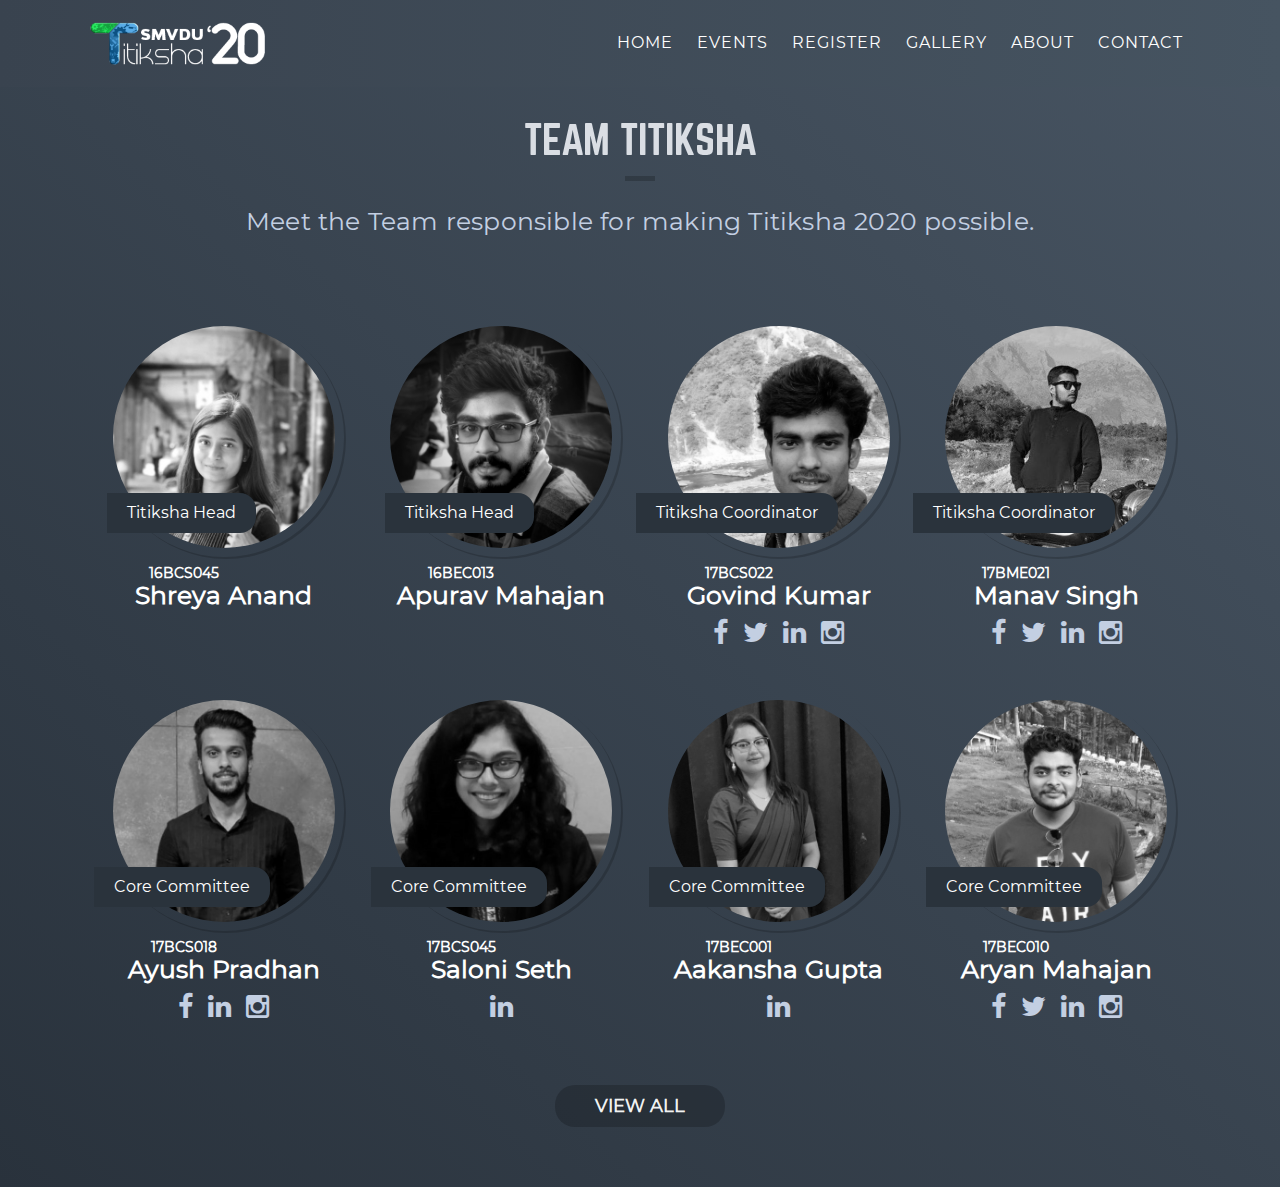
<file: team.html>
<!DOCTYPE html>
<html lang="en-US">
  <head>

    <meta http-equiv="Content-Type" content="text/html; charset=utf-8" />
    <meta name="viewport" content="width=device-width, initial-scale=1, minimal-ui">
    <meta name="description" content="Meet the team of Titiksha 2020, J&K's Biggest Technology and Science event in SMVDU Katra.">
    <meta name="keywords" content="titiksha, Titiksha, smvdu, techfest jammu, techfest smvdu">
    <meta property="og:url" content="https://titiksha.tech/" />
    <meta property="og:image" content="files/images/logo/dark_300.png" />
    <meta property="og:title" content="Titiksha 2020 | SMVDU" />
    <meta property="og:type" content="Titiksha event" />
    <meta property="og:description" content="Meet the team of Titiksha 2020, J&K's Biggest Technology and Science event in SMVDU Katra." />

    <link rel="shortcut icon" href="files/images/favicon.ico">
    <link rel="icon" type="image/png" href="files/images/favicon-android.png" sizes="192x192">
    <link rel="apple-touch-icon" sizes="180x180" href="files/images/favicon-apple.png">
    <title>Team Titiksha 2020 | SMVDU Katra</title>

    <link rel="stylesheet" type="text/css" href="files/css/bootstrap4.min.css">
    <link rel="stylesheet" type="text/css" href="files/css/team_style.css" />
    <link href="files/css/font-awesome.min.css" rel="stylesheet">
  </head>

  <body>
    <header class="header navbar fixed-top navbar-expand-md">
      <div class="container">
        <a class="navbar-brand logo" href="/">
          <img src="files/images/logo/light_300.png" alt="Titiksha logo" />
        </a>
        <button class="navbar-toggler" type="button" data-toggle="collapse" data-target="#headernav" aria-expanded="false" aria-label="Toggle navigation">
          <span class="lnr lnr-text-align-right"></span>
        </button>
        <div class="collapse navbar-collapse flex-sm-row-reverse" id="headernav">
          <ul class="nav navbar-nav menu">
            <li class="nav-item active">
              <a class="nav-link" href="/">Home</a>
            </li>
            <li class="nav-item">
              <a class="nav-link " href="event.html">Events</a>
            </li>
            <li class="nav-item">
              <a class="nav-link " href="register.html">Register</a>
            </li>
            <li class="nav-item">
              <a class="nav-link " href="gallery.html">Gallery</a>
            </li>
            <li class="nav-item">
              <a class="nav-link " href="about.html">About</a>
            </li>
            <li class="nav-item">
              <a class="nav-link " href="contact.html">Contact</a>
            </li>
          </ul>
        </div>
      </div>
    </header>

    <section id="team">
      <br><br><br>
      <h1>Team Titiksha</h1>
      <div class="separator"></div>
      <div class="container">
        <div>
          <p>Meet the Team responsible for making Titiksha 2020 possible.</p>
        </div>

        <div class="row1">

          <div class="col-md-3">
            <a class="member-profile">
              <div class="hovi">
                <div class="unhover_img">
                  <img src="files/images/shreya.jpg" width="240" height="240" alt="shreya profile" />
                </div>
                <div class="hover_img">
                  <img src="files/images/shreya.jpg" width="240" height="240" alt="shreya profile" />
                </div>
                <div class="hov">
                  <span >Titiksha Head</span>
                </div>
              </div>
              <h4><span>16BCS045</span>Shreya Anand</h4>
            </a>
            <ul>
              <!-- <li><a href="#" aria-label="member social link" rel="noreferrer" target="_blank"><i class="fa fa-facebook"></i></a></li> -->
              <!-- <li><a href="#" aria-label="member social link" rel="noreferrer" target="_blank"><i class="fa fa-twitter"></i></a></li> -->
              <!-- <li><a href="#" aria-label="member social link" rel="noreferrer" target="_blank"><i class="fa fa-linkedin"></i></a></li> -->
              <!-- <li><a href="#" aria-label="member social link" rel="noreferrer" target="_blank"><i class="fa fa-instagram"></i></a></li> -->
            </ul>
          </div>

          <div class="col-md-3">
            <a class="member-profile">
              <div class="hovi">
                <div class="unhover_img">
                  <img src="files/images/16ele.jpg" width="240" height="240" alt="apurav profile" />
                </div>
                <div class="hover_img">
                  <img src="files/images/16ele.jpg" width="240" height="240" alt="apurav profile" />
                </div>
                <div class="hov">
                  <span>Titiksha Head</span>
                </div>
              </div>
              <h4><span>16BEC013</span>Apurav Mahajan</h4>
            </a>
            <ul>
              <!-- <li><a href="#" aria-label="member social link" rel="noreferrer" target="_blank"><i class="fa fa-facebook"></i></a></li> -->
              <!-- <li><a href="#" aria-label="member social link" rel="noreferrer" target="_blank"><i class="fa fa-twitter"></i></a></li> -->
              <!-- <li><a href="#" aria-label="member social link" rel="noreferrer" target="_blank"><i class="fa fa-linkedin"></i></a></li> -->
              <!-- <li><a href="#" aria-label="member social link" rel="noreferrer" target="_blank"><i class="fa fa-instagram"></i></a></li> -->
            </ul>
          </div>

          <div class="col-md-3">
            <a class="member-profile">
              <div class="hovi">
                <div class="unhover_img">
                  <img src="files/images/govind.jpg" width="240" height="240" alt="govind profile" />
                </div>
                <div class="hover_img">
                  <img src="files/images/govind.jpg" width="240" height="240" alt="govind profile" />
                </div>
                <div class="hov">
                  <span>Titiksha Coordinator</span>
                </div>
              </div>
              <h4><span>17BCS022</span>Govind Kumar</h4>
            </a>
            <ul>
              <li><a href="https://www.facebook.com/govind.kumar.singh7528" aria-label="member social link" rel="noreferrer" target="_blank"><i class="fa fa-facebook"></i></a></li>
              <li><a href="https://www.facebook.com/govind.kumar.singh7528" aria-label="member social link" rel="noreferrer" target="_blank"><i class="fa fa-twitter"></i></a></li>
              <li><a href="https://www.linkedin.com/in/govind-kumar-0746a116a/" aria-label="member social link" rel="noreferrer" target="_blank"><i class="fa fa-linkedin"></i></a></li>
              <li><a href="https://www.instagram.com/govind_kumar__/?hl=en" aria-label="member social link" rel="noreferrer" target="_blank"><i class="fa fa-instagram"></i></a></li>
            </ul>
          </div>

          <div class="col-md-3">
            <a class="member-profile">
              <div class="hovi">
                <div class="unhover_img">
                  <img src="files/images/manav4.jpg" width="240" height="240" alt="manav profile" />
                </div>
                <div class="hover_img">
                  <img src="files/images/manav4.jpg" width="240" height="240" alt="manav profile" />
                </div>
                <div class="hov">
                  <span>Titiksha Coordinator</span>
                </div>
              </div>
              <h4><span>17BME021</span>Manav Singh</h4>
            </a>
            <ul>
              <li><a href="https://www.facebook.com/mav.hgnis" aria-label="member social link" rel="noreferrer" target="_blank"><i class="fa fa-facebook"></i></a></li>
              <li><a href="https://twitter.com/mrmanavsingh" aria-label="member social link" rel="noreferrer" target="_blank"><i class="fa fa-twitter"></i></a></li>
              <li><a href="https://www.linkedin.com/in/manav-singh-922307169/" aria-label="member social link" rel="noreferrer" target="_blank"><i class="fa fa-linkedin"></i></a></li>
              <li><a href="https://www.instagram.com/mr.manavsingh/?hl=en" aria-label="member social link" rel="noreferrer" target="_blank"><i class="fa fa-instagram"></i></a></li>
            </ul>
          </div>

          <div class="col-md-3">
            <a class="member-profile">
              <div class="hovi">
                <div class="unhover_img">
                  <img src="files/images/17bcs018.jpg" width="240" height="240" alt="ayush profile" />
                </div>
                <div class="hover_img">
                  <img src="files/images/17bcs018.jpg" width="240" height="240" alt="ayush profile" />
                </div>
                <div class="hov">
                  <span>Core Committee</span>
                </div>
              </div>
              <h4><span>17BCS018 </span>Ayush Pradhan</h4>
            </a>
            <ul>
              <li><a href="https://m.facebook.com/ayush.pradhan.712" aria-label="member social link" rel="noreferrer" target="_blank"><i class="fa fa-facebook"></i></a></li>
              <!-- <li><a href="#" aria-label="member social link" rel="noreferrer" target="_blank"><i class="fa fa-twitter"></i></a></li> -->
              <li><a href="https://www.linkedin.com/in/ayush-pradhan-782aa5149" aria-label="member social link" rel="noreferrer" target="_blank"><i class="fa fa-linkedin"></i></a></li>
              <li><a href="https://www.instagram.com/_ayush_pradhan_/" aria-label="member social link" rel="noreferrer" target="_blank"><i class="fa fa-instagram"></i></a></li>
            </ul>
          </div>

          <div class="col-md-3">
            <a class="member-profile">
              <div class="hovi">
                <div class="unhover_img">
                  <img src="files/images/17BCS045.jpg" width="240" height="240" alt="Saloni profile" />
                </div>
                <div class="hover_img">
                  <img src="files/images/17BCS045.jpg" width="240" height="240" alt="Saloni  profile" />
                </div>
                <div class="hov">
                  <span>Core Committee</span>
                </div>
              </div>

              <h4><span>17BCS045</span>Saloni Seth</h4>
            </a>
            <ul>
              <!-- <li><a href="#" aria-label="member social link" rel="noreferrer" target="_blank"><i class="fa fa-facebook"></i></a></li> -->
              <!-- <li><a href="#" aria-label="member social link" rel="noreferrer" target="_blank"><i class="fa fa-twitter"></i></a></li> -->
              <li><a href="https://www.linkedin.com/in/saloni-seth-162850190" aria-label="member social link" rel="noreferrer" target="_blank"><i class="fa fa-linkedin"></i></a></li>
              <!-- <li><a href="#" aria-label="member social link" rel="noreferrer" target="_blank"><i class="fa fa-instagram"></i></a></li> -->
            </ul>
          </div>

          <div class="col-md-3">
            <a class="member-profile">
              <div class="hovi">
                <div class="unhover_img">
                  <img src="files/images/17bec001.jpg" width="240" height="240" alt="Aakansha profile" />
                </div>
                <div class="hover_img">
                  <img src="files/images/17bec001_.jpg" width="240" height="240" alt="Aakansha profile" />
                </div>
                <div class="hov">
                  <span>Core Committee</span>
                </div>
              </div>
              <h4><span>17BEC001</span>Aakansha Gupta</h4>
            </a>
            <ul>
              <!-- <li><a href="#" aria-label="member social link" rel="noreferrer" target="_blank"><i class="fa fa-facebook"></i></a></li> -->
              <!-- <li><a href="#" aria-label="member social link" rel="noreferrer" target="_blank"><i class="fa fa-twitter"></i></a></li> -->
              <li><a href="https://www.linkedin.com/in/aakanksha-gupta-498914162/" aria-label="member social link" rel="noreferrer" target="_blank"><i class="fa fa-linkedin"></i></a></li>
              <!-- <li><a href="#" aria-label="member social link" rel="noreferrer" target="_blank"><i class="fa fa-instagram"></i></a></li> -->
            </ul>
          </div>

          <div class="col-md-3">
            <a class="member-profile">
              <div class="hovi">
                <div class="unhover_img">
                  <img src="files/images/17bec010.jpg" width="240" height="240" alt="aryan profile" />
                </div>
                <div class="hover_img">
                  <img src="files/images/17bec010_.jpg" width="240" height="240" alt="aryan profile" />
                </div>
                <div class="hov">
                  <span>Core Committee</span>
                </div>
              </div>
              <h4><span>17BEC010</span>Aryan Mahajan</h4>
            </a>
            <ul>
              <li><a href="https://www.facebook.com/mahajanaryan0110" aria-label="member social link" rel="noreferrer" target="_blank"><i class="fa fa-facebook"></i></a></li>
              <li><a href="https://twitter.com/AryanMa56170078" aria-label="member social link" rel="noreferrer" target="_blank"><i class="fa fa-twitter"></i></a></li>
              <li><a href="https://www.linkedin.com/in/aryan-mahajan-664626172/" aria-label="member social link" rel="noreferrer" target="_blank"><i class="fa fa-linkedin"></i></a></li>
              <li><a href="https://www.instagram.com/aryan_m3210/" aria-label="member social link" rel="noreferrer" target="_blank"><i class="fa fa-instagram"></i></a></li>
            </ul>
          </div>

        </div> <!-- End First Row -->
        <div class="clear"></div>

        <!-- Second Row of team -->
        <div class="row2">

          <div class="col-md-3">
            <a class="member-profile">
              <div class="hovi">
                <div class="unhover_img">
                  <img src="files/images/17bme026.jpg" width="240" height="240" alt="Roopansh profile" />
                </div>
                <div class="hover_img">
                  <img src="files/images/17bme026.jpg" width="240" height="240" alt="Roopansh profile" />
                </div>
                <div class="hov">
                  <span>Core Committee</span>
                </div>
              </div>
              <h4><span>17BME026</span>Roopansh Sharma</h4>
            </a>
            <ul>
              <li><a href="https://www.facebook.com/roopansh.sharma.56" aria-label="member social link" rel="noreferrer" target="_blank"><i class="fa fa-facebook"></i></a></li>
              <!-- <li><a href="#" aria-label="member social link" rel="noreferrer" target="_blank"><i class="fa fa-twitter"></i></a></li> -->
              <!-- <li><a href="#" aria-label="member social link" rel="noreferrer" target="_blank"><i class="fa fa-linkedin"></i></a></li> -->
              <li><a href="https://www.instagram.com/roopanshsharma/?hl=en" aria-label="member social link" rel="noreferrer" target="_blank"><i class="fa fa-instagram"></i></a></li>
            </ul>
          </div>

          <div class="col-md-3">
            <a class="member-profile">
              <div class="hovi">
                <div class="unhover_img">
                  <img src="files/images/17bme009.jpg" width="240" height="240" alt="Aryan profile" />
                </div>
                <div class="hover_img">
                  <img src="files/images/17bme009.jpg" width="240" height="240" alt="Aryan profile" />
                </div>
                <div class="hov">
                  <span>Core Committee</span>
                </div>
              </div>
              <h4><span>17BME009</span>Aryan Mahajan</h4>
            </a>
            <ul>
              <li><a href="https://www.facebook.com/aryan.mahajan.16906" aria-label="member social link" rel="noreferrer" target="_blank"><i class="fa fa-facebook"></i></a></li>
              <!-- <li><a href="#" aria-label="member social link" rel="noreferrer" target="_blank"><i class="fa fa-twitter"></i></a></li> -->
              <li><a href="https://www.linkedin.com/in/aryan-mahajan-82b877165" aria-label="member social link" rel="noreferrer" target="_blank"><i class="fa fa-linkedin"></i></a></li>
              <li><a href="https://www.instagram.com/aryanmahajan_30/" aria-label="member social link" rel="noreferrer" target="_blank"><i class="fa fa-instagram"></i></a></li>
            </ul>
          </div>

          <div class="col-md-3">
            <a class="member-profile">
              <div class="hovi">
                <div class="unhover_img">
                  <img src="files/images/manik.jpg" width="240" height="240" alt="Manik profile" />
                </div>
                <div class="hover_img">
                  <img src="files/images/manik.jpg" width="240" height="240" alt="manikprofile" />
                </div>
                <div class="hov">
                  <span>Core Committee</span>
                </div>
              </div>
              <h4><span>17BME022</span>Manik Singh Jamwal</h4>
            </a>
            <ul>
              <li><a href="https://m.facebook.com/profile.php?id=100013866431421" aria-label="member social link" rel="noreferrer" target="_blank"><i class="fa fa-facebook"></i></a></li>
              <li><a href="https://www.linkedin.com/comm/in/manik-jamwal" aria-label="member social link" rel="noreferrer" target="_blank"><i class="fa fa-twitter"></i></a></li>
              <!-- <li><a href="#" aria-label="member social link" rel="noreferrer" target="_blank"><i class="fa fa-linkedin"></i></a></li> -->
              <li><a href="https://instagram.com/manik_singh_jamwal?igshid=mll7n7ge6u0b" aria-label="member social link" rel="noreferrer" target="_blank"><i class="fa fa-instagram"></i></a></li>
            </ul>
          </div>

          <div class="col-md-3">
            <a class="member-profile">
              <div class="hovi">
                <div class="unhover_img">
                  <img src="files/images/ibt1.png" width="240" height="240" alt="gourav profile" />
                </div>
                <div class="hover_img">
                  <img src="files/images/ibt1.png" width="240" height="240" alt="gourav profile" />
                </div>
                <div class="hov">
                  <span>Core Committee</span>
                </div>
              </div>
              <h4><span>16BIB011</span>Gourav Sangral</h4>
            </a>
            <ul>
              <!-- <li><a href="#" aria-label="member social link" rel="noreferrer" target="_blank"><i class="fa fa-facebook"></i></a></li> -->
              <!-- <li><a href="#" aria-label="member social link" rel="noreferrer" target="_blank"><i class="fa fa-twitter"></i></a></li> -->
              <!-- <li><a href="#" aria-label="member social link" rel="noreferrer" target="_blank"><i class="fa fa-linkedin"></i></a></li> -->
              <!-- <li><a href="#" aria-label="member social link" rel="noreferrer" target="_blank"><i class="fa fa-instagram"></i></a></li> -->
            </ul>
          </div>

          <div class="col-md-3">
            <a class="member-profile">
              <div class="hovi">
                <div class="unhover_img">
                  <img src="files/images/ibt2.png" width="240" height="240" alt="Aruna profile" />
                </div>
                <div class="hover_img">
                  <img src="files/images/ibt2.png" width="240" height="240" alt="Aruna profile" />
                </div>
                <div class="hov">
                  <span>Core Committee</span>
                </div>
              </div>
              <h4><span>16BIB006</span>Aruna Vir</h4>
            </a>
            <ul>
              <!-- <li><a href="#" aria-label="member social link" rel="noreferrer" target="_blank"><i class="fa fa-facebook"></i></a></li> -->
              <!-- <li><a href="#" aria-label="member social link" rel="noreferrer" target="_blank"><i class="fa fa-twitter"></i></a></li> -->
              <!-- <li><a href="#" aria-label="member social link" rel="noreferrer" target="_blank"><i class="fa fa-linkedin"></i></a></li> -->
              <!-- <li><a href="#" aria-label="member social link" rel="noreferrer" target="_blank"><i class="fa fa-instagram"></i></a></li> -->
            </ul>
          </div>

          <div class="col-md-3">
            <a class="member-profile">
              <div class="hovi">
                <div class="unhover_img">
                  <img src="files/images/17bcs052.jpg" width="240" height="240" alt="Shoaib profile" />
                </div>
                <div class="hover_img">
                  <img src="files/images/17bcs052_.jpg" width="240" height="240" alt="Shoaib profile" />
                </div>
                <div class="hov">
                  <span>Developer</span>
                </div>
              </div>
              <h4><span>17BCS052</span>Shoaib Ahmed</h4>
            </a>
            <ul>
              <li><a href="https://www.facebook.com/shoaib152" aria-label="member social link" rel="noreferrer" target="_blank"><i class="fa fa-facebook"></i></a></li>
              <li><a href="https://twitter.com/shoaiba57709782" aria-label="member social link" rel="noreferrer" target="_blank"><i class="fa fa-twitter"></i></a></li>
              <li><a href="https://www.linkedin.com/in/shoaib-a-888a1a116/" aria-label="member social link" rel="noreferrer" target="_blank"><i class="fa fa-linkedin"></i></a></li>
              <li><a href="https://instagram.com/ashoaib152" aria-label="member social link" rel="noreferrer" target="_blank"><i class="fa fa-instagram"></i></a></li>
            </ul>
          </div>

          <div class="col-md-3">
            <a class="member-profile">
              <div class="hovi">
                <div class="unhover_img">
                  <img src="files/images/17bcs033.jpg" width="240" height="240" alt="Manoranjan profile" />
                </div>
                <div class="hover_img">
                  <img src="files/images/17bcs033.jpg" width="240" height="240" alt="Manoranjan profile" />
                </div>
                <div class="hov">
                  <span>Event Head</span>
                </div>
              </div>
              <h4><span>17BCS033</span>Manoranjan Kumar</h4>
            </a>
            <ul>
              <li><a href="https://www.facebook.com/nakulbharti853" aria-label="member social link" rel="noreferrer" target="_blank"><i class="fa fa-facebook"></i></a></li>
              <li><a href="https://twitter.com/knakul853?s=09" aria-label="member social link" rel="noreferrer" target="_blank"><i class="fa fa-twitter"></i></a></li>
              <li><a href="https://www.linkedin.com/in/manoranjan-kumar-bharti-a7b783135/" aria-label="member social link" rel="noreferrer" target="_blank"><i class="fa fa-linkedin"></i></a></li>
              <li><a href="https://www.instagram.com/knakul853/" aria-label="member social link" rel="noreferrer" target="_blank"><i class="fa fa-instagram"></i></a></li>
            </ul>
          </div>

          <div class="col-md-3">
            <a class="member-profile">
              <div class="hovi">
                <div class="unhover_img">
                  <img src="files/images/17bcs055.jpg" width="240" height="240" alt="Tanvi profile" />
                </div>
                <div class="hover_img">
                  <img src="files/images/17bcs055.jpg" width="240" height="240" alt="Tanvi profile" />
                </div>
                <div class="hov">
                  <span>Event Head</span>
                </div>
              </div>
              <h4><span>17BCS055</span>Tanvi Sharma</h4>
            </a>
            <ul>
              <!-- <li><a href="#" aria-label="member social link" rel="noreferrer" target="_blank"><i class="fa fa-facebook"></i></a></li> -->
              <!-- <li><a href="#" aria-label="member social link" rel="noreferrer" target="_blank"><i class="fa fa-twitter"></i></a></li> -->
              <li><a href="https://www.linkedin.com/in/tanvi-sharma-96578b176" aria-label="member social link" rel="noreferrer" target="_blank"><i class="fa fa-linkedin"></i></a></li>
              <!-- <li><a href="#" aria-label="member social link" rel="noreferrer" target="_blank"><i class="fa fa-instagram"></i></a></li> -->
            </ul>
          </div>

          <div class="col-md-3">
            <a class="member-profile">
              <div class="hovi">
                <div class="unhover_img">
                  <img src="files/images/17bcs059.jpg" width="240" height="240" alt="Vibhansh profile" />
                </div>
                <div class="hover_img">
                  <img src="files/images/17bcs059.jpg" width="240" height="240" alt="Vibhansh profile" />
                </div>
                <div class="hov">
                  <span>Event Head</span>
                </div>
              </div>
              <h4><span>17BCS059</span>Vibhansh Gupta</h4>
            </a>
            <ul>
              <!-- <li><a href="#" aria-label="member social link" rel="noreferrer" target="_blank"><i class="fa fa-facebook"></i></a></li> -->
              <li><a href="http://twitter.com/vibhansh_gupta" aria-label="member social link" rel="noreferrer" target="_blank"><i class="fa fa-twitter"></i></a></li>
              <li><a href="https://www.linkedin.com/in/vibhansh-gupta" aria-label="member social link" rel="noreferrer" target="_blank"><i class="fa fa-linkedin"></i></a></li>
              <li><a href="http://instagram.com/thisisvibhansh/" aria-label="member social link" rel="noreferrer" target="_blank"><i class="fa fa-instagram"></i></a></li>
            </ul>
          </div>

          <div class="col-md-3">
            <a class="member-profile">
              <div class="hovi">
                <div class="unhover_img">
                  <img src="files/images/17bec032.jpg" width="240" height="240" alt="Saqib profile" />
                </div>
                <div class="hover_img">
                  <img src="files/images/saqib_.jpg" width="240" height="240" alt="saqib profile" />
                </div>
                <div class="hov">
                  <span>Event Head</span>
                </div>
              </div>
              <h4><span>17BEC032</span>Mohammad Saqib</h4>
            </a>
            <ul>
              <li><a href="https://www.facebook.com/saqib.malik.3110" aria-label="member social link" rel="noreferrer" target="_blank"><i class="fa fa-facebook"></i></a></li>
              <!-- <li><a href="#" aria-label="member social link" rel="noreferrer" target="_blank"><i class="fa fa-twitter"></i></a></li> -->
              <li><a href="https://www.linkedin.com/in/saqib-manan-007a9415a/" aria-label="member social link" rel="noreferrer" target="_blank"><i class="fa fa-linkedin"></i></a></li>
              <li><a href="https://www.instagram.com/saqibmanan6/?hl=en" aria-label="member social link" rel="noreferrer" target="_blank"><i class="fa fa-instagram"></i></a></li>
            </ul>
          </div>

          <div class="col-md-3">
            <a class="member-profile">
              <div class="hovi">
                <div class="unhover_img">
                  <img src="files/images/17bec033.jpg" width="240" height="240" alt="Waqas profile" />
                </div>
                <div class="hover_img">
                  <img src="files/images/17bec033.jpg" width="240" height="240" alt="Waqas profile" />
                </div>
                <div class="hov">
                  <span>Event Head</span>
                </div>
              </div>
              <h4><span>17BEC033</span>Mohammad Waqas</h4>
            </a>
            <ul>
              <!-- <li><a href="#" aria-label="member social link" rel="noreferrer" target="_blank"><i class="fa fa-facebook"></i></a></li> -->
              <!-- <li><a href="#" aria-label="member social link" rel="noreferrer" target="_blank"><i class="fa fa-twitter"></i></a></li> -->
              <li><a href="https://www.linkedin.com/in/mohammad-waqas-118603149" aria-label="member social link" rel="noreferrer" target="_blank"><i class="fa fa-linkedin"></i></a></li>
              <!-- <li><a href="#" aria-label="member social link" rel="noreferrer" target="_blank"><i class="fa fa-instagram"></i></a></li> -->
            </ul>
          </div>

          <div class="col-md-3">
            <a class="member-profile">
              <div class="hovi">
                <div class="unhover_img">
                  <img src="files/images/17bec043.jpg" width="240" height="240" alt="rajeev profile" />
                </div>
                <div class="hover_img">
                  <img src="files/images/17bec043.jpg" width="240" height="240" alt="rajeev profile" />
                </div>
                <div class="hov">
                  <span>Event Head</span>
                </div>
              </div>
              <h4><span>17BEC043</span>Rajeev Kumar</h4>
            </a>
            <ul>
              <li><a href="https://m.facebook.com/rajeev.singhaniya.714" aria-label="member social link" rel="noreferrer" target="_blank"><i class="fa fa-facebook"></i></a></li>
              <!-- <li><a href="#" aria-label="member social link" rel="noreferrer" target="_blank"><i class="fa fa-twitter"></i></a></li> -->
              <li><a href="https://www.linkedin.com/in/rajeev-kumar-05960117b" aria-label="member social link" rel="noreferrer" target="_blank"><i class="fa fa-linkedin"></i></a></li>
              <li><a href="https://www.instagram.com/rajeev123579/" aria-label="member social link" rel="noreferrer" target="_blank"><i class="fa fa-instagram"></i></a></li>
            </ul>
          </div>

          <div class="col-md-3">
            <a class="member-profile">
              <div class="hovi">
                <div class="unhover_img">
                  <img src="files/images/17bme003.jpg" width="240" height="240" alt="abhishek profile" />
                </div>
                <div class="hover_img">
                  <img src="files/images/17bme003.jpg" width="240" height="240" alt="abhishek profile" />
                </div>
                <div class="hov">
                  <span>Event Head</span>
                </div>
              </div>
              <h4><span>17BME003</span>Abhishek Sharma</h4>
            </a>
            <ul>
              <li><a href="https://www.facebook.com/17003abhishek" aria-label="member social link" rel="noreferrer" target="_blank"><i class="fa fa-facebook"></i></a></li>
              <!-- <li><a href="#" aria-label="member social link" rel="noreferrer" target="_blank"><i class="fa fa-twitter"></i></a></li> -->
              <li><a href="https://www.linkedin.com/in/abhishek-sharma-945424141/" aria-label="member social link" rel="noreferrer" target="_blank"><i class="fa fa-linkedin"></i></a></li>
              <li><a href="https://www.instagram.com/abhi__1903/?hl=en" aria-label="member social link" rel="noreferrer" target="_blank"><i class="fa fa-instagram"></i></a></li>
            </ul>
          </div>

          <div class="col-md-3">
            <a class="member-profile">
              <div class="hovi">
                <div class="unhover_img">
                  <img src="files/images/17bme002.jpg" width="240" height="240" alt="Abhinn profile" />
                </div>
                <div class="hover_img">
                  <img src="files/images/17bme002.jpg" width="240" height="240" alt="Abhinn profile" />
                </div>
                <div class="hov">
                  <span>Event Head</span>
                </div>
              </div>
              <h4><span>17BME002</span>Abhinn Raina</h4>
            </a>
            <ul>
              <!-- <li><a href="#" aria-label="member social link" rel="noreferrer" target="_blank"><i class="fa fa-facebook"></i></a></li> -->
              <!-- <li><a href="#" aria-label="member social link" rel="noreferrer" target="_blank"><i class="fa fa-twitter"></i></a></li> -->
              <!-- <li><a href="#" aria-label="member social link" rel="noreferrer" target="_blank"><i class="fa fa-linkedin"></i></a></li> -->
              <li><a href="https://instagram.com/abhinnraina?igshid=pnol3wa0awyn" aria-label="member social link" rel="noreferrer" target="_blank"><i class="fa fa-instagram"></i></a></li>
            </ul>
          </div>

          <div class="col-md-3">
            <a class="member-profile">
              <div class="hovi">
                <div class="unhover_img">
                  <img src="files/images/eibt.png" width="240" height="240" alt="Ankanksha profile" />
                </div>
                <div class="hover_img">
                  <img src="files/images/eibt.png" width="240" height="240" alt="Ankanksha profile" />
                </div>
                <div class="hov">
                  <span>Event Head</span>
                </div>
              </div>
              <h4><span>19MBT004</span>Ankanksha Khajuria</h4>
            </a>
            <ul>
              <!-- <li><a href="#" aria-label="member social link" rel="noreferrer" target="_blank"><i class="fa fa-facebook"></i></a></li> -->
              <!-- <li><a href="#" aria-label="member social link" rel="noreferrer" target="_blank"><i class="fa fa-twitter"></i></a></li> -->
              <!-- <li><a href="#" aria-label="member social link" rel="noreferrer" target="_blank"><i class="fa fa-linkedin"></i></a></li> -->
              <!-- <li><a href="#" aria-label="member social link" rel="noreferrer" target="_blank"><i class="fa fa-instagram"></i></a></li> -->
            </ul>
          </div>

          <div class="col-md-3">
            <a class="member-profile">
              <div class="hovi">
                <div class="unhover_img">
                  <img src="files/images/17bec028.jpg" width="240" height="240" alt="Luvish profile" />
                </div>
                <div class="hover_img">
                  <img src="files/images/17bec028.jpg" width="240" height="240" alt="Luvish profile" />
                </div>
                <div class="hov">
                  <span>Treasurer</span>
                </div>
              </div>
              <h4><span>17BEC028</span>Luvish Gupta</h4>
            </a>
            <ul>
              <li><a href="https://m.facebook.com/luvish.gupta" aria-label="member social link" rel="noreferrer" target="_blank"><i class="fa fa-facebook"></i></a></li>
              <!-- <li><a href="#" aria-label="member social link" rel="noreferrer" target="_blank"><i class="fa fa-twitter"></i></a></li> -->
              <!-- <li><a href="#" aria-label="member social link" rel="noreferrer" target="_blank"><i class="fa fa-linkedin"></i></a></li> -->
              <li><a href="http://m.instagram.com/luvish.gupta" aria-label="member social link" rel="noreferrer" target="_blank"><i class="fa fa-instagram"></i></a></li>
            </ul>
          </div>

          <div class="col-md-3">
            <a class="member-profile">
              <div class="hovi">
                <div class="unhover_img">
                  <img src="files/images/17bec037.jpg" width="240" height="240" alt="Naman profile" />
                </div>
                <div class="hover_img">
                  <img src="files/images/17bec037.jpg" width="240" height="240" alt="Naman profile" />
                </div>
                <div class="hov">
                  <span>Treasurer</span>
                </div>
              </div>
              <h4><span>17BEC037</span>Naman Gupta</h4>
            </a>
            <ul>
              <!-- <li><a href="#" aria-label="member social link" rel="noreferrer" target="_blank"><i class="fa fa-facebook"></i></a></li> -->
              <!-- <li><a href="#" aria-label="member social link" rel="noreferrer" target="_blank"><i class="fa fa-twitter"></i></a></li> -->
              <!-- <li><a href="#" aria-label="member social link" rel="noreferrer" target="_blank"><i class="fa fa-linkedin"></i></a></li> -->
              <li><a href="https://www.instagram.com/_naman_16/?hl=en" aria-label="member social link" rel="noreferrer" target="_blank"><i class="fa fa-instagram"></i></a></li>
            </ul>
          </div>

          <div class="col-md-3">
            <a class="member-profile">
              <div class="hovi">
                <div class="unhover_img">
                  <img src="files/images/17bcs004.jpg" width="240" height="240" alt="Abishu profile" />
                </div>
                <div class="hover_img">
                  <img src="files/images/17bcs004.jpg" width="240" height="240" alt="Abishu profile" />
                </div>
                <div class="hov">
                  <span>Treasurer</span>
                </div>
              </div>
              <h4><span>17BCS004</span>Abishu Raina</h4>
            </a>
            <ul>
              <!-- <li><a href="#" aria-label="member social link" rel="noreferrer" target="_blank"><i class="fa fa-facebook"></i></a></li> -->
              <!-- <li><a href="#" aria-label="member social link" rel="noreferrer" target="_blank"><i class="fa fa-twitter"></i></a></li> -->
              <!-- <li><a href="#" aria-label="member social link" rel="noreferrer" target="_blank"><i class="fa fa-linkedin"></i></a></li> -->
              <!-- <li><a href="#" aria-label="member social link" rel="noreferrer" target="_blank"><i class="fa fa-instagram"></i></a></li> -->
            </ul>
          </div>

          <div class="col-md-3">
            <a class="member-profile">
              <div class="hovi">
                <div class="unhover_img">
                  <img src="files/images/karan_.jpg" width="240" height="240" alt="Karan profile" />
                </div>
                <div class="hover_img">
                  <img src="files/images/17bcs027.jpg" width="240" height="240" alt="Karan profile" />
                </div>
                <div class="hov">
                  <span>Treasurer</span>
                </div>
              </div>
              <h4><span>17BCS027</span>Karan Gupta</h4>
            </a>
            <ul>
              <li><a href="https://m.facebook.com/innocent.k.king" aria-label="member social link" rel="noreferrer" target="_blank"><i class="fa fa-facebook"></i></a></li>
              <li><a href="https://mobile.twitter.com/KaranGu47531825" aria-label="member social link" rel="noreferrer" target="_blank"><i class="fa fa-twitter"></i></a></li>
              <li><a href="https://www.linkedin.com/in/karan-gupta-14a278164" aria-label="member social link" rel="noreferrer" target="_blank"><i class="fa fa-linkedin"></i></a></li>
              <li><a href="https://www.instagram.com/karan_gupta_042/" aria-label="member social link" rel="noreferrer" target="_blank"><i class="fa fa-instagram"></i></a></li>
            </ul>
          </div>

          <div class="col-md-3">
            <a class="member-profile">
              <div class="hovi">
                <div class="unhover_img">
                  <img src="files/images/17bec013.jpg" width="240" height="240" alt="Askandha profile" />
                </div>
                <div class="hover_img">
                  <img src="files/images/17bec013.jpg" width="240" height="240" alt="Askandha profile" />
                </div>
                <div class="hov">
                  <span>Decoration Committee</span>
                </div>
              </div>
              <h4><span>17BEC013</span>Askandha Sharma</h4>
            </a>
            <ul>
              <!-- <li><a href="#" aria-label="member social link" rel="noreferrer" target="_blank"><i class="fa fa-facebook"></i></a></li>
              <li><a href="#" aria-label="member social link" rel="noreferrer" target="_blank"><i class="fa fa-twitter"></i></a></li>
              <li><a href="#" aria-label="member social link" rel="noreferrer" target="_blank"><i class="fa fa-linkedin"></i></a></li>
              <li><a href="#" aria-label="member social link" rel="noreferrer" target="_blank"><i class="fa fa-instagram"></i></a></li> -->
            </ul>
          </div>

          <div class="col-md-3">
            <a class="member-profile">
              <div class="hovi">
                <div class="unhover_img">
                  <img src="files/images/17bec020.jpg" width="240" height="240" alt="Garima profile" />
                </div>
                <div class="hover_img">
                  <img src="files/images/garima_.jpg" width="240" height="240" alt="Garima profile" />
                </div>
                <div class="hov">
                  <span>Decoration Committee</span>
                </div>
              </div>
              <h4><span>17BEC020</span>Garima Ghai</h4>
            </a>
            <ul>
              <!-- <li><a href="#" aria-label="member social link" rel="noreferrer" target="_blank"><i class="fa fa-facebook"></i></a></li>
              <li><a href="#" aria-label="member social link" rel="noreferrer" target="_blank"><i class="fa fa-twitter"></i></a></li> -->
              <li><a href="https://www.linkedin.com/in/garima-ghai-3879a1184" aria-label="member social link" rel="noreferrer" target="_blank"><i class="fa fa-linkedin"></i></a></li>
              <!-- <li><a href="#" aria-label="member social link" rel="noreferrer" target="_blank"><i class="fa fa-instagram"></i></a></li> -->
            </ul>
          </div>

          <div class="col-md-3">
            <a class="member-profile">
              <div class="hovi">
                <div class="unhover_img">
                  <img src="files/images/17bec053.jpg" width="240" height="240" alt="Shriya profile" />
                </div>
                <div class="hover_img">
                  <img src="files/images/17bec053.jpg" width="240" height="240" alt="Shriya profile" />
                </div>
                <div class="hov">
                  <span>Decoration Committee</span>
                </div>
              </div>
              <h4><span>17BEC053</span>Shriya Sharma</h4>
            </a>
            <ul>
              <!-- <li><a href="#" aria-label="member social link" rel="noreferrer" target="_blank"><i class="fa fa-facebook"></i></a></li>
              <li><a href="#" aria-label="member social link" rel="noreferrer" target="_blank"><i class="fa fa-twitter"></i></a></li> -->
              <li><a href="https://www.linkedin.com/in/shriya-717019185" aria-label="member social link" rel="noreferrer" target="_blank"><i class="fa fa-linkedin"></i></a></li>
              <!-- <li><a href="#" aria-label="member social link" rel="noreferrer" target="_blank"><i class="fa fa-instagram"></i></a></li> -->
            </ul>
          </div>

          <div class="col-md-3">
            <a class="member-profile">
              <div class="hovi">
                <div class="unhover_img">
                  <img src="files/images/vimarsh_.png" width="240" height="240" alt="Vimarsh profile" />
                </div>
                <div class="hover_img">
                  <img src="files/images/17bec064.jpg" width="240" height="240" alt="Vimarsh profile" />
                </div>
                <div class="hov">
                  <span>Decoration Committee</span>
                </div>
              </div>
              <h4><span>17BEC064</span>Vimarsh Koul</h4>
            </a>
            <ul>
              <!-- <li><a href="#" aria-label="member social link" rel="noreferrer" target="_blank"><i class="fa fa-facebook"></i></a></li>
              <li><a href="#" aria-label="member social link" rel="noreferrer" target="_blank"><i class="fa fa-twitter"></i></a></li> -->
              <li><a href="https://www.linkedin.com/in/vimarsh-koul-a55833184" aria-label="member social link" rel="noreferrer" target="_blank"><i class="fa fa-linkedin"></i></a></li>
              <li><a href="https://instagram.com/vim4rsh?igshid=6saxr8l5jf22" aria-label="member social link" rel="noreferrer" target="_blank"><i class="fa fa-instagram"></i></a></li>
            </ul>
          </div>

          <div class="col-md-3">
            <a class="member-profile">
              <div class="hovi">
                <div class="unhover_img">
                  <img src="files/images/17bcs028.jpg" width="240" height="240" alt="Kavisha profile" />
                </div>
                <div class="hover_img">
                  <img src="files/images/17bcs028.jpg" width="240" height="240" alt="Kavisha profile" />
                </div>
                <div class="hov">
                  <span>Decoration Committee</span>
                </div>
              </div>
              <h4><span>17BCS028</span>Kavisha Pandita</h4>
            </a>
            <ul>
              <!-- <li><a href="#" aria-label="member social link" rel="noreferrer" target="_blank"><i class="fa fa-facebook"></i></a></li>
              <li><a href="#" aria-label="member social link" rel="noreferrer" target="_blank"><i class="fa fa-twitter"></i></a></li> -->
              <li><a href="https://www.linkedin.com/in/kavisha-pandita-a0996517a" aria-label="member social link" rel="noreferrer" target="_blank"><i class="fa fa-linkedin"></i></a></li>
              <!-- <li><a href="#" aria-label="member social link" rel="noreferrer" target="_blank"><i class="fa fa-instagram"></i></a></li> -->
            </ul>
          </div>

          <div class="col-md-3">
            <a class="member-profile">
              <div class="hovi">
                <div class="unhover_img">
                  <img src="files/images/17bcs044.jpg" width="240" height="240" alt="Ritika profile" />
                </div>
                <div class="hover_img">
                  <img src="files/images/17bcs044.jpg" width="240" height="240" alt="Ritika profile" />
                </div>
                <div class="hov">
                  <span>Decoration Committee</span>
                </div>
              </div>
              <h4><span>17BCS044</span>Ritika Koul</h4>
            </a>
            <ul>
              <!-- <li><a href="#" aria-label="member social link" rel="noreferrer" target="_blank"><i class="fa fa-facebook"></i></a></li>
              <li><a href="#" aria-label="member social link" rel="noreferrer" target="_blank"><i class="fa fa-twitter"></i></a></li> -->
              <li><a href="https://www.linkedin.com/in/ritika-koul-939a53171" aria-label="member social link" rel="noreferrer" target="_blank"><i class="fa fa-linkedin"></i></a></li>
              <!-- <li><a href="#" aria-label="member social link" rel="noreferrer" target="_blank"><i class="fa fa-instagram"></i></a></li> -->
            </ul>
          </div>

          <div class="col-md-3">
            <a class="member-profile">
              <div class="hovi">
                <div class="unhover_img">
                  <img src="files/images/dibt2.png" width="240" height="240" alt="Navni profile" />
                </div>
                <div class="hover_img">
                  <img src="files/images/dibt2.png" width="240" height="240" alt="Navni profile" />
                </div>
                <div class="hov">
                  <span>Decoration Committee</span>
                </div>
              </div>
              <h4><span>16BIB009</span>Navni Lachotra</h4>
            </a>
            <ul>
              <!-- <li><a href="#" aria-label="member social link" rel="noreferrer" target="_blank"><i class="fa fa-facebook"></i></a></li>
              <li><a href="#" aria-label="member social link" rel="noreferrer" target="_blank"><i class="fa fa-twitter"></i></a></li>
              <li><a href="#" aria-label="member social link" rel="noreferrer" target="_blank"><i class="fa fa-linkedin"></i></a></li>
              <li><a href="#" aria-label="member social link" rel="noreferrer" target="_blank"><i class="fa fa-instagram"></i></a></li> -->
            </ul>
          </div>

          <div class="col-md-3">
            <a class="member-profile">
              <div class="hovi">
                <div class="unhover_img">
                  <img src="files/images/dibt1.png" width="240" height="240" alt="Shubangi profile" />
                </div>
                <div class="hover_img">
                  <img src="files/images/dibt1.png" width="240" height="240" alt="Shubangi profile" />
                </div>
                <div class="hov">
                  <span>Decoration Committee</span>
                </div>
              </div>
              <h4><span>16BIB002</span>Shubangi Suri</h4>
            </a>
            <ul>
              <!-- <li><a href="#" aria-label="member social link" rel="noreferrer" target="_blank"><i class="fa fa-facebook"></i></a></li>
                <li><a href="#" aria-label="member social link" rel="noreferrer" target="_blank"><i class="fa fa-twitter"></i></a></li>
                <li><a href="#" aria-label="member social link" rel="noreferrer" target="_blank"><i class="fa fa-linkedin"></i></a></li>
                <li><a href="#" aria-label="member social link" rel="noreferrer" target="_blank"><i class="fa fa-instagram"></i></a></li> -->
            </ul>
          </div>

          <div class="col-md-3">
            <a class="member-profile">
              <div class="hovi">
                <div class="unhover_img">
                  <img src="files/images/17bec024.jpg" width="240" height="240" alt="Keshav profile" />
                </div>
                <div class="hover_img">
                  <img src="files/images/17bec024_.jpg" width="240" height="240" alt="Keshav profile" />
                </div>
                <div class="hov">
                  <span>Hospitality Committee</span>
                </div>
              </div>
              <h4><span>17BEC024</span>Keshav Kant Manhas</h4>
            </a>
            <ul>
              <!-- <li><a href="#" aria-label="member social link" rel="noreferrer" target="_blank"><i class="fa fa-facebook"></i></a></li>
              <li><a href="#" aria-label="member social link" rel="noreferrer" target="_blank"><i class="fa fa-twitter"></i></a></li>
              <li><a href="#" aria-label="member social link" rel="noreferrer" target="_blank"><i class="fa fa-linkedin"></i></a></li> -->
              <li><a href="http://m.instagram.com/keshavmanhas0797" aria-label="member social link" rel="noreferrer" target="_blank"><i class="fa fa-instagram"></i></a></li>
            </ul>
          </div>

          <div class="col-md-3">
            <a class="member-profile">
              <div class="hovi">
                <div class="unhover_img">
                  <img src="files/images/17bec027.jpg" width="240" height="240" alt="Lokesh profile" />
                </div>
                <div class="hover_img">
                  <img src="files/images/17bec027.jpg" width="240" height="240" alt="Lokesh profile" />
                </div>
                <div class="hov">
                  <span>Hospitality Committee</span>
                </div>
              </div>
              <h4><span>17BEC027</span>Lokesh Sharma</h4>
            </a>
            <ul>
              <li><a href="https://www.facebook.com/profile.php?id=100010894099346" aria-label="member social link" rel="noreferrer" target="_blank"><i class="fa fa-facebook"></i></a></li>
              <!-- <li><a href="#" aria-label="member social link" rel="noreferrer" target="_blank"><i class="fa fa-twitter"></i></a></li> -->
              <li><a href="https://www.linkedin.com/in/lokesh-sharma-80528418a" aria-label="member social link" rel="noreferrer" target="_blank"><i class="fa fa-linkedin"></i></a></li>
              <li><a href="https://www.instagram.com/lokesh6762/?igshid=8yys91ar4qk8" aria-label="member social link" rel="noreferrer" target="_blank"><i class="fa fa-instagram"></i></a></li>
            </ul>
          </div>

          <div class="col-md-3">
            <a class="member-profile">
              <div class="hovi">
                <div class="unhover_img">
                  <img src="files/images/17bec038_.jpg" width="240" height="240" alt="Neel profile" />
                </div>
                <div class="hover_img">
                  <img src="files/images/17bec038_.jpg" width="240" height="240" alt="Neel profile" />
                </div>
                <div class="hov">
                  <span>Hospitality Committee</span>
                </div>
              </div>
              <h4><span>17BEC038</span>Neel Kamal</h4>
            </a>
            <ul>
              <li><a href="https://m.facebook.com/neelkamal.rajput.94?ref=bookmarks" aria-label="member social link" rel="noreferrer" target="_blank"><i class="fa fa-facebook"></i></a></li>
              <li><a href="https://twitter.com/Neel0510?s=09" aria-label="member social link" rel="noreferrer" target="_blank"><i class="fa fa-twitter"></i></a></li>
              <li><a href="https://www.linkedin.com/in/neel-kamal-28884314a/" aria-label="member social link" rel="noreferrer" target="_blank"><i class="fa fa-linkedin"></i></a></li>
              <li><a href="https://www.instagram.com/neelk0510/?hl=en" aria-label="member social link" rel="noreferrer" target="_blank"><i class="fa fa-instagram"></i></a></li>
            </ul>
          </div>

          <div class="col-md-3">
            <a class="member-profile">
              <div class="hovi">
                <div class="unhover_img">
                  <img src="files/images/17bme006.jpg" width="240" height="240" alt="Animesh profile" />
                </div>
                <div class="hover_img">
                  <img src="files/images/17bme006.jpg" width="240" height="240" alt="Animesh profile" />
                </div>
                <div class="hov">
                  <span>Hospitality Committee</span>
                </div>
              </div>
              <h4><span>17BME006</span>Animesh Feria</h4>
            </a>
            <ul>
              <li><a href="https://www.facebook.com/animesh.feria" aria-label="member social link" rel="noreferrer" target="_blank"><i class="fa fa-facebook"></i></a></li>
              <!-- <li><a href="#" aria-label="member social link" rel="noreferrer" target="_blank"><i class="fa fa-twitter"></i></a></li>
              <li><a href="#" aria-label="member social link" rel="noreferrer" target="_blank"><i class="fa fa-linkedin"></i></a></li> -->
              <li><a href="https://instagram.com/animesh_feria?igshid=pp7qlbtj1b7c" aria-label="member social link" rel="noreferrer" target="_blank"><i class="fa fa-instagram"></i></a></li>
            </ul>
          </div>

          <div class="col-md-3">
            <a class="member-profile">
              <div class="hovi">
                <div class="unhover_img">
                  <img src="files/images/17bme014.jpg" width="240" height="240" alt="Jayant profile" />
                </div>
                <div class="hover_img">
                  <img src="files/images/17bme014.jpg" width="240" height="240" alt="Jayant profile" />
                </div>
                <div class="hov">
                  <span>Hospitality Committee</span>
                </div>
              </div>
              <h4><span>17BME014</span>Jayant Gautam</h4>
            </a>
            <ul>
              <!-- <li><a href="#" aria-label="member social link" rel="noreferrer" target="_blank"><i class="fa fa-facebook"></i></a></li>
              <li><a href="#" aria-label="member social link" rel="noreferrer" target="_blank"><i class="fa fa-twitter"></i></a></li>
              <li><a href="#" aria-label="member social link" rel="noreferrer" target="_blank"><i class="fa fa-linkedin"></i></a></li> -->
              <li><a href="https://www.instagram.com/gautamjayant/" aria-label="member social link" rel="noreferrer" target="_blank"><i class="fa fa-instagram"></i></a></li>
            </ul>
          </div>

          <div class="col-md-3">
            <a class="member-profile">
              <div class="hovi">
                <div class="unhover_img">
                  <img src="files/images/17bme015.jpg" width="240" height="240" alt="Harishankar profile" />
                </div>
                <div class="hover_img">
                  <img src="files/images/17bme015.jpg" width="240" height="240" alt="Harishankar profile" />
                </div>
                <div class="hov">
                  <span>Hospitality Committee</span>
                </div>
              </div>
              <h4><span>17BME015</span>K.V. Harishankar</h4>
            </a>
            <ul>
              <!-- <li><a href="#" aria-label="member social link" rel="noreferrer" target="_blank"><i class="fa fa-facebook"></i></a></li>
              <li><a href="#" aria-label="member social link" rel="noreferrer" target="_blank"><i class="fa fa-twitter"></i></a></li>
              <li><a href="#" aria-label="member social link" rel="noreferrer" target="_blank"><i class="fa fa-linkedin"></i></a></li>
              <li><a href="#" aria-label="member social link" rel="noreferrer" target="_blank"><i class="fa fa-instagram"></i></a></li> -->
            </ul>
          </div>

          <div class="col-md-3">
            <a class="member-profile">
              <div class="hovi">
                <div class="unhover_img">
                  <img src="files/images/17bcs032.jpg" width="240" height="240" alt="Kunal profile" />
                </div>
                <div class="hover_img">
                  <img src="files/images/17bcs032.jpg" width="240" height="240" alt="Kunal profile" />
                </div>
                <div class="hov">
                  <span>Hospitality Committee</span>
                </div>
              </div>
              <h4><span>17BCS032</span>Kunal Kumar</h4>
            </a>
            <ul>
              <li><a href="https://www.facebook.com/iamkkforever" aria-label="member social link" rel="noreferrer" target="_blank"><i class="fa fa-facebook"></i></a></li>
              <li><a href="https://mobile.twitter.com/Kunalku47108441" aria-label="member social link" rel="noreferrer" target="_blank"><i class="fa fa-twitter"></i></a></li>
              <li><a href="https://www.linkedin.com/in/kunall-kumar-290966153" aria-label="member social link" rel="noreferrer" target="_blank"><i class="fa fa-linkedin"></i></a></li>
              <li><a href="https://www.instagram.com/kunal_kumar_i/" aria-label="member social link" rel="noreferrer" target="_blank"><i class="fa fa-instagram"></i></a></li>
            </ul>
          </div>

          <div class="col-md-3">
            <a class="member-profile">
              <div class="hovi">
                <div class="unhover_img">
                  <img src="files/images/17bcs043.jpg" width="240" height="240" alt="Purva profile" />
                </div>
                <div class="hover_img">
                  <img src="files/images/17bcs043.jpg" width="240" height="240" alt="Purva profile" />
                </div>
                <div class="hov">
                  <span>Hospitality Committee</span>
                </div>
              </div>
              <h4><span>17BCS043</span>Purva Sharma</h4>
            </a>
            <ul>
              <!-- <li><a href="#" aria-label="member social link" rel="noreferrer" target="_blank"><i class="fa fa-facebook"></i></a></li>
              <li><a href="#" aria-label="member social link" rel="noreferrer" target="_blank"><i class="fa fa-twitter"></i></a></li> -->
              <li><a href="https://www.linkedin.com/in/purva-sharma-119284152" aria-label="member social link" rel="noreferrer" target="_blank"><i class="fa fa-linkedin"></i></a></li>
              <!-- <li><a href="#" aria-label="member social link" rel="noreferrer" target="_blank"><i class="fa fa-instagram"></i></a></li> -->
            </ul>
          </div>

          <div class="col-md-3">
            <a class="member-profile">
              <div class="hovi">
                <div class="unhover_img">
                  <img src="files/images/parul3.jpg" width="240" height="240" alt="Parul profile" />
                </div>
                <div class="hover_img">
                  <img src="files/images/parul3.jpg" width="240" height="240" alt="Parul profile" />
                </div>
                <div class="hov">
                  <span>Media and Publication</span>
                </div>
              </div>
              <h4><span>17BCS037</span>Parul Priyedarshani</h4>
            </a>
            <ul>
              <!-- <li><a href="#" aria-label="member social link" rel="noreferrer" target="_blank"><i class="fa fa-facebook"></i></a></li>
              <li><a href="#" aria-label="member social link" rel="noreferrer" target="_blank"><i class="fa fa-twitter"></i></a></li> -->
              <li><a href="https://www.linkedin.com/in/parul-priyedarshani-986b67179" aria-label="member social link" rel="noreferrer" target="_blank"><i class="fa fa-linkedin"></i></a></li>
              <!-- <li><a href="#" aria-label="member social link" rel="noreferrer" target="_blank"><i class="fa fa-instagram"></i></a></li> -->
            </ul>
          </div>

          <div class="col-md-3">
            <a class="member-profile">
              <div class="hovi">
                <div class="unhover_img">
                  <img src="files/images/shkuriti.jpg" width="240" height="240" alt="Sukriti profile" />
                </div>
                <div class="hover_img">
                  <img src="files/images/shkuriti.jpg" width="240" height="240" alt="Sukriti profile" />
                </div>
                <div class="hov">
                  <span>Media and Publication</span>
                </div>
              </div>
              <h4><span>17BEC057</span>Sukriti Gupta</h4>
            </a>
            <ul>
              <!-- <li><a href="#" aria-label="member social link" rel="noreferrer" target="_blank"><i class="fa fa-facebook"></i></a></li>
              <li><a href="#" aria-label="member social link" rel="noreferrer" target="_blank"><i class="fa fa-twitter"></i></a></li>
              <li><a href="#" aria-label="member social link" rel="noreferrer" target="_blank"><i class="fa fa-linkedin"></i></a></li>
              <li><a href="#" aria-label="member social link" rel="noreferrer" target="_blank"><i class="fa fa-instagram"></i></a></li> -->
            </ul>
          </div>

          <div class="col-md-3">
            <a class="member-profile">
              <div class="hovi">
                <div class="unhover_img">
                  <img src="files/images/17bme027.jpg" width="240" height="240" alt="Sarabjot profile" />
                </div>
                <div class="hover_img">
                  <img src="files/images/17bme027.jpg" width="240" height="240" alt="Sarabjot profile" />
                </div>
                <div class="hov">
                  <span>Media and Publication</span>
                </div>
              </div>
              <h4><span>17BME027</span>Sarabjot Singh Azrot</h4>
            </a>
            <ul>
              <li><a href="https://m.facebook.com/sarabjot.azrot" aria-label="member social link" rel="noreferrer" target="_blank"><i class="fa fa-facebook"></i></a></li>
              <!-- <li><a href="#" aria-label="member social link" rel="noreferrer" target="_blank"><i class="fa fa-twitter"></i></a></li>
              <li><a href="#" aria-label="member social link" rel="noreferrer" target="_blank"><i class="fa fa-linkedin"></i></a></li>
              <li><a href="#" aria-label="member social link" rel="noreferrer" target="_blank"><i class="fa fa-instagram"></i></a></li> -->
            </ul>
          </div>

          <div class="col-md-3">
            <a class="member-profile">
              <div class="hovi">
                <div class="unhover_img">
                  <img src="files/images/17bme033.jpg" width="240" height="240" alt="Anmol profile" />
                </div>
                <div class="hover_img">
                  <img src="files/images/17bme033.jpg" width="240" height="240" alt="Anmol profile" />
                </div>
                <div class="hov">
                  <span>Media and Publication</span>
                </div>
              </div>
              <h4><span>17BME033</span>Anmol Singh</h4>
            </a>
            <ul>
              <!-- <li><a href="#" aria-label="member social link" rel="noreferrer" target="_blank"><i class="fa fa-facebook"></i></a></li>
              <li><a href="#" aria-label="member social link" rel="noreferrer" target="_blank"><i class="fa fa-twitter"></i></a></li>
              <li><a href="#" aria-label="member social link" rel="noreferrer" target="_blank"><i class="fa fa-linkedin"></i></a></li> -->
              <li><a href="https://www.instagram.com/____anmolsingh/" aria-label="member social link" rel="noreferrer" target="_blank"><i class="fa fa-instagram"></i></a></li>
            </ul>
          </div>

          <div class="col-md-3">
            <a class="member-profile">
              <div class="hovi">
                <div class="unhover_img">
                  <img src="files/images/17bcs023.jpg" width="240" height="240" alt="Guddu profile" />
                </div>
                <div class="hover_img">
                  <img src="files/images/17bcs023.jpg" width="240" height="240" alt="Guddu profile" />
                </div>
                <div class="hov">
                  <span>Media and Publication</span>
                </div>
              </div>
              <h4><span>17BCS023</span>Guddu Kumar</h4>
            </a>
            <ul>
              <li><a href="https://www.facebook.com/guddu.kumar.7731247" aria-label="member social link" rel="noreferrer" target="_blank"><i class="fa fa-facebook"></i></a></li>
              <li><a href="https://twitter.com/search?q=%40RightWingCF&s=09" aria-label="member social link" rel="noreferrer" target="_blank"><i class="fa fa-twitter"></i></a></li>
              <li><a href="https://www.linkedin.com/in/guddu-kumar-511a58187/" aria-label="member social link" rel="noreferrer" target="_blank"><i class="fa fa-linkedin"></i></a></li>
              <li><a href="https://www.instagram.com/gdukmr000/?hl=en" aria-label="member social link" rel="noreferrer" target="_blank"><i class="fa fa-instagram"></i></a></li>
            </ul>
          </div>

          <div class="col-md-3">
            <a class="member-profile">
              <div class="hovi">
                <div class="unhover_img">
                  <img src="files/images/17bcs039.jpg" width="240" height="240" alt="Pranjal profile" />
                </div>
                <div class="hover_img">
                  <img src="files/images/17bcs039.jpg" width="240" height="240" alt="Pranjal profile" />
                </div>
                <div class="hov">
                  <span>Media and Publication</span>
                </div>
              </div>
              <h4><span>17BC039</span>Pranjal Bagal</h4>
            </a>
            <ul>
              <!-- <li><a href="#" aria-label="member social link" rel="noreferrer" target="_blank"><i class="fa fa-facebook"></i></a></li>
              <li><a href="#" aria-label="member social link" rel="noreferrer" target="_blank"><i class="fa fa-twitter"></i></a></li>
              <li><a href="#" aria-label="member social link" rel="noreferrer" target="_blank"><i class="fa fa-linkedin"></i></a></li>
              <li><a href="#" aria-label="member social link" rel="noreferrer" target="_blank"><i class="fa fa-instagram"></i></a></li> -->
            </ul>
          </div>

          <div class="col-md-3">
            <a class="member-profile">
              <div class="hovi">
                <div class="unhover_img">
                  <img src="files/images/shruti.jpg" width="240" height="240" alt="Shruti profile" />
                </div>
                <div class="hover_img">
                  <img src="files/images/17bcs049.jpg" width="240" height="240" alt="Shruti profile" />
                </div>
                <div class="hov">
                  <span>Technical and Stage</span>
                </div>
              </div>
              <h4><span>17BCS049</span>Shruti Raj Vansh Singh</h4>
            </a>
            <ul>
              <!-- <li><a href="#" aria-label="member social link" rel="noreferrer" target="_blank"><i class="fa fa-facebook"></i></a></li>
              <li><a href="#" aria-label="member social link" rel="noreferrer" target="_blank"><i class="fa fa-twitter"></i></a></li> -->
              <li><a href="http://www.linkedin.com/in/shruti-raj-vansh-singh" aria-label="member social link" rel="noreferrer" target="_blank"><i class="fa fa-linkedin"></i></a></li>
              <!-- <li><a href="#" aria-label="member social link" rel="noreferrer" target="_blank"><i class="fa fa-instagram"></i></a></li> -->
            </ul>
          </div>

          <div class="col-md-3">
            <a class="member-profile">
              <div class="hovi">
                <div class="unhover_img">
                  <img src="files/images/17bec035.jpg" width="240" height="240" alt="Muskan profile" />
                </div>
                <div class="hover_img">
                  <img src="files/images/17bec035.jpg" width="240" height="240" alt="Muskan profile" />
                </div>
                <div class="hov">
                  <span>Technical and Stage</span>
                </div>
              </div>
              <h4><span>17BEC035</span>Muskan Gupta</h4>
            </a>
            <ul>
              <!-- <li><a href="#" aria-label="member social link" rel="noreferrer" target="_blank"><i class="fa fa-facebook"></i></a></li>
                <li><a href="#" aria-label="member social link" rel="noreferrer" target="_blank"><i class="fa fa-twitter"></i></a></li>
                <li><a href="#" aria-label="member social link" rel="noreferrer" target="_blank"><i class="fa fa-linkedin"></i></a></li>
                <li><a href="#" aria-label="member social link" rel="noreferrer" target="_blank"><i class="fa fa-instagram"></i></a></li> -->
            </ul>
          </div>

          <div class="col-md-3">
            <a class="member-profile">
              <div class="hovi">
                <div class="unhover_img">
                  <img src="files/images/17bec017.jpg" width="240" height="240" alt="Digvijay profile" />
                </div>
                <div class="hover_img">
                  <img src="files/images/17bec017.jpg" width="240" height="240" alt="Digvijay profile" />
                </div>
                <div class="hov">
                  <span>Technical and Stage</span>
                </div>
              </div>
              <h4><span>17BEC017</span>Digvijay Singh</h4>
            </a>
            <ul>
              <li><a href="https://www.facebook.com/profile.php?id=100014598793462" aria-label="member social link" rel="noreferrer" target="_blank"><i class="fa fa-facebook"></i></a></li>
              <!-- <li><a href="#" aria-label="member social link" rel="noreferrer" target="_blank"><i class="fa fa-twitter"></i></a></li> -->
              <li><a href="https://www.linkedin.com/in/digvijay-singh-b32799165" aria-label="member social link" rel="noreferrer" target="_blank"><i class="fa fa-linkedin"></i></a></li>
              <li><a href="https://www.instagram.com/digvijay5308/?hl=en" aria-label="member social link" rel="noreferrer" target="_blank"><i class="fa fa-instagram"></i></a></li>
            </ul>
          </div>

          <div class="col-md-3">
            <a class="member-profile">
              <div class="hovi">
                <div class="unhover_img">
                  <img src="files/images/17bec044.jpg" width="240" height="240" alt="Rakshit profile" />
                </div>
                <div class="hover_img">
                  <img src="files/images/17bec044.jpg" width="240" height="240" alt="Rakshit profile" />
                </div>
                <div class="hov">
                  <span>Technical and Stage</span>
                </div>
              </div>
              <h4><span>17BEC044</span>Rakshit Abrol</h4>
            </a>
            <ul>
              <!-- <li><a href="#" aria-label="member social link" rel="noreferrer" target="_blank"><i class="fa fa-facebook"></i></a></li>
              <li><a href="#" aria-label="member social link" rel="noreferrer" target="_blank"><i class="fa fa-twitter"></i></a></li>
              <li><a href="#" aria-label="member social link" rel="noreferrer" target="_blank"><i class="fa fa-linkedin"></i></a></li> -->
              <li><a href="https://www.instagram.com/abrol_rakshit_/?hl=en" aria-label="member social link" rel="noreferrer" target="_blank"><i class="fa fa-instagram"></i></a></li>
            </ul>
          </div>

          <div class="col-md-3">
            <a class="member-profile">
              <div class="hovi">
                <div class="unhover_img">
                  <img src="files/images/17bec016.jpg" width="240" height="240" alt="Deepali profile" />
                </div>
                <div class="hover_img">
                  <img src="files/images/deepali_.jpg" width="240" height="240" alt="Deepali profile" />
                </div>
                <div class="hov">
                  <span>Helpdesk</span>
                </div>
              </div>
              <h4><span>17BEC016</span>Deepali Sharma</h4>
            </a>
            <ul>
              <!-- <li><a href="#" aria-label="member social link" rel="noreferrer" target="_blank"><i class="fa fa-facebook"></i></a></li>
              <li><a href="#" aria-label="member social link" rel="noreferrer" target="_blank"><i class="fa fa-twitter"></i></a></li> -->
              <li><a href="https://www.linkedin.com/in/deepali-sharma-320853184" aria-label="member social link" rel="noreferrer" target="_blank"><i class="fa fa-linkedin"></i></a></li>
              <!-- <li><a href="#" aria-label="member social link" rel="noreferrer" target="_blank"><i class="fa fa-instagram"></i></a></li> -->
            </ul>
          </div>

          <div class="col-md-3">
            <a class="member-profile">
              <div class="hovi">
                <div class="unhover_img">
                  <img src="files/images/17bec060.jpg" width="240" height="240" alt="Surya profile" />
                </div>
                <div class="hover_img">
                  <img src="files/images/17bec060.jpg" width="240" height="240" alt="Surya profile" />
                </div>
                <div class="hov">
                  <span>Helpdesk</span>
                </div>
              </div>
              <h4><span>17BEC060</span>Surya Pratap Singh</h4>
            </a>
            <ul>
              <!-- <li><a href="#" aria-label="member social link" rel="noreferrer" target="_blank"><i class="fa fa-facebook"></i></a></li> -->
              <!-- <li><a href="#" aria-label="member social link" rel="noreferrer" target="_blank"><i class="fa fa-twitter"></i></a></li>
              <li><a href="#" aria-label="member social link" rel="noreferrer" target="_blank"><i class="fa fa-linkedin"></i></a></li> -->
              <li><a href="https://www.instagram.com/s_p_s3/" aria-label="member social link" rel="noreferrer" target="_blank"><i class="fa fa-instagram"></i></a></li>
            </ul>
          </div>

          <div class="col-md-3">
            <a class="member-profile">
              <div class="hovi">
                <div class="unhover_img">
                  <img src="files/images/17bcs051.jpg" width="240" height="240" alt="Shiwani profile" />
                </div>
                <div class="hover_img">
                  <img src="files/images/17bcs051.jpg" width="240" height="240" alt="Shiwani profile" />
                </div>
                <div class="hov">
                  <span>Helpdesk</span>
                </div>
              </div>
              <h4><span>17BCS051</span>Shiwani Mishra</h4>
            </a>
            <ul>
              <!-- <li><a href="#" aria-label="member social link" rel="noreferrer" target="_blank"><i class="fa fa-facebook"></i></a></li>
              <li><a href="#" aria-label="member social link" rel="noreferrer" target="_blank"><i class="fa fa-twitter"></i></a></li> -->
              <li><a href="https://www.linkedin.com/in/shiwani-mishra-87b893189" aria-label="member social link" rel="noreferrer" target="_blank"><i class="fa fa-linkedin"></i></a></li>
              <!-- <li><a href="#" aria-label="member social link" rel="noreferrer" target="_blank"><i class="fa fa-instagram"></i></a></li> -->
            </ul>
          </div>

          <div class="col-md-3">
            <a class="member-profile">
              <div class="hovi">
                <div class="unhover_img">
                  <img src="files/images/17bcs046.jpg" width="240" height="240" alt="Sanya profile" />
                </div>
                <div class="hover_img">
                  <img src="files/images/17bcs046.jpg" width="240" height="240" alt="Sanya profile" />
                </div>
                <div class="hov">
                  <span>Helpdesk</span>
                </div>
              </div>
              <h4><span>17BCS046</span>Sanya Negi</h4>
            </a>
            <ul>
              <!-- <li><a href="#" aria-label="member social link" rel="noreferrer" target="_blank"><i class="fa fa-facebook"></i></a></li>
              <li><a href="#" aria-label="member social link" rel="noreferrer" target="_blank"><i class="fa fa-twitter"></i></a></li> -->
              <li><a href="https://www.linkedin.com/in/sanya-negi-00415a159" aria-label="member social link" rel="noreferrer" target="_blank"><i class="fa fa-linkedin"></i></a></li>
              <!-- <li><a href="#" aria-label="member social link" rel="noreferrer" target="_blank"><i class="fa fa-instagram"></i></a></li> -->
            </ul>
          </div>

          <div class="col-md-3">
            <a class="member-profile">
              <div class="hovi">
                <div class="unhover_img">
                  <img src="files/images/17bcs038.jpg" width="240" height="240" alt="Prajwal profile" />
                </div>
                <div class="hover_img">
                  <img src="files/images/17bcs038.jpg" width="240" height="240" alt="Prajwal profile" />
                </div>
                <div class="hov">
                  <span>Transportation</span>
                </div>
              </div>
              <h4><span>17BCS038</span>Prajwal Bagal</h4>
            </a>
            <ul>
              <!-- <li><a href="#" aria-label="member social link" rel="noreferrer" target="_blank"><i class="fa fa-facebook"></i></a></li>
              <li><a href="#" aria-label="member social link" rel="noreferrer" target="_blank"><i class="fa fa-twitter"></i></a></li>
              <li><a href="#" aria-label="member social link" rel="noreferrer" target="_blank"><i class="fa fa-linkedin"></i></a></li>
              <li><a href="#" aria-label="member social link" rel="noreferrer" target="_blank"><i class="fa fa-instagram"></i></a></li> -->
            </ul>
          </div>

          <div class="col-md-3">
            <a class="member-profile">
              <div class="hovi">
                <div class="unhover_img">
                  <img src="files/images/17bcs050.jpg" width="240" height="240" alt="Shivesh profile" />
                </div>
                <div class="hover_img">
                  <img src="files/images/17bcs050.jpg" width="240" height="240" alt="Shivesh profile" />
                </div>
                <div class="hov">
                  <span>Transportation</span>
                </div>
              </div>
              <h4><span>17BCS050</span>Shivesh Pandey</h4>
            </a>
            <ul>
              <li><a href="https://www.facebook.com/shivesh.pandey.5473" aria-label="member social link" rel="noreferrer" target="_blank"><i class="fa fa-facebook"></i></a></li>
              <!-- <li><a href="#" aria-label="member social link" rel="noreferrer" target="_blank"><i class="fa fa-twitter"></i></a></li> -->
              <li><a href="https://www.linkedin.com/in/shivesh-pandey-01278214b/" aria-label="member social link" rel="noreferrer" target="_blank"><i class="fa fa-linkedin"></i></a></li>
              <!-- <li><a href="#" aria-label="member social link" rel="noreferrer" target="_blank"><i class="fa fa-instagram"></i></a></li> -->
            </ul>
          </div>

          <div class="col-md-3">
            <a class="member-profile">
              <div class="hovi">
                <div class="unhover_img">
                  <img src="files/images/17bcs042.jpg" width="240" height="240" alt="Punit profile" />
                </div>
                <div class="hover_img">
                  <img src="files/images/17bcs042.jpg" width="240" height="240" alt="Punit profile" />
                </div>
                <div class="hov">
                  <span>Transportation</span>
                </div>
              </div>
              <h4><span>17BCS042</span>Punit Batra</h4>
            </a>
            <ul>
              <li><a href="https://www.facebook.com/punit.batra.77" aria-label="member social link" rel="noreferrer" target="_blank"><i class="fa fa-facebook"></i></a></li>
              <li><a href="https://twitter.com/Punitbatra6" aria-label="member social link" rel="noreferrer" target="_blank"><i class="fa fa-twitter"></i></a></li>
              <li><a href="https://www.linkedin.com/in/punit-batra-757123151/" aria-label="member social link" rel="noreferrer" target="_blank"><i class="fa fa-linkedin"></i></a></li>
              <li><a href="https://www.instagram.com/punit_batra_/" aria-label="member social link" rel="noreferrer" target="_blank"><i class="fa fa-instagram"></i></a></li>
            </ul>
          </div>

        </div>
        <div class="clear"></div>

        <!-- View All Button -->
        <div class="col-md-12">
          <button class="btn btn-transparent fadeIn">View All</button>
        </div>

      </div>
    </section>
    <!-- //team SECTION -->
    <script src="files/js/jquery.min.js"></script>
    <script src="files/js/popper.js"></script>
    <script src="files/js/bootstrap.main.min.js"></script>

    <script>
      $(document).ready(function () {
        $(".fadeIn").click(function () {
          $("div.row2").fadeIn();
          $("button.fadeIn").hide();
        });
      });

    </script>

  </body>
</html>
</file>
<file: files/css/index.css>
@font-face {
  font-family: 'norwester';
  font-display: swap;
  src: url('../fonts/norwester.woff') format('woff');
  font-style: normal;
}

@font-face {
  font-family: 'Montserrat';
  font-display: swap;
  src: url('../fonts/montserrat.woff') format('woff');
  font-style: normal;
}

* {
  margin: 0;
  padding: 0;
  font-family: 'norwester', "Source Sans Pro", "HelveticaNeue", "Helvetica Neue", Helvetica, Arial;
  -webkit-user-select: none;
  user-select: none;
}

*:not(a):not(a *) {
  cursor: default;
}

html {
  height: 100%;
}

body {
  background: #101214;
  font-size: 18px;
  -webkit-text-size-adjust: 100%;
  color: #7A7C80;
  min-height: 100%;
  overflow: hidden;
}

h1,
h2 {
  font-family: 'Montserrat';
  font-weight: normal;
  font-size: 25px;
  color: white;
}

a {
  color: white;
  text-decoration: none;
}

.full-size {
  position: absolute;
  top: 0;
  left: 0;
  bottom: 0;
  right: 0;
}

#page {
  position: absolute;
  top: 50%;
  left: 0;
  right: 0;
  margin-top: -280px;
  height: 560px;
}

@media only screen and (max-height: 580px),
only screen and (max-width: 578px) {
  #page {
    top: 14px;
    margin-top: 0;
  }
}

header {
  position: absolute;
  top: 0;
  bottom: 0;
  right: 58%;
  width: 240px;
  display: flex;
  justify-content: center;
  align-items: center;
  flex-direction: column;
}

#header-content {
  text-align: center;
}

#header-logo {
  text-align: center;
}

#header-content #logo {
  margin-bottom: 10px;
}

#header-content p {
  padding-top: 2px;
}

#contact {
  padding-top: 12px;
}

#contact a {
  display: inline-block;
  margin-right: 5px;
}

#contact a,
#contact a svg {
  width: 25px;
  height: 19px;
  cursor: pointer;
}

#contact a svg path {
  fill: #7A7C80;
}

#contact a:hover svg path {
  fill: #adb0b6;
}

#content {
  font-family: 'norwester';
  margin-top: 7%;
  position: absolute;
  left: 65%;
  width: 50%;
}

section {
  margin-bottom: 30px;
}

section h2 {
  height: 30px;
}

section ul {
  line-height: 22px;
  list-style: none;
  padding-top: 2px;
  padding-bottom: 5px;
}

section ul a {
  color: #7A7C80;
  text-decoration: none;
}

section ul a:hover {
  color: #adb0b6;
}

a.more {
  font-size: 16px;
  text-decoration: none;
}

a.more svg {
  width: 6px;
  height: 10px;
  margin-left: 7px;
}

a.more {
  color: #B0B1B3;
}

a.more .arrow {
  fill: #B0B1B3;
}

a.more:hover {
  color: #adb0b6;
}

a.more:hover .arrow {
  fill: #adb0b6;
}

#page-stripes {
  pointer-events: none;
}

@media screen and (min-width:768px) and (max-width:1300px) {
  #content {
    top: 14%;
  }

  #page {
    left: 15%;
  }
}


@media screen and (min-width:579px) and (max-width:767px) {
  #content {
    top: 17%;
  }
}

@media only screen and (max-width: 578px) {
  header {
    position: static;
    top: 10px;
    padding-bottom: 16px;
    margin: 40px 24px 16px;
    width: auto;
  }

  body {
    overflow-y: scroll;
  }

  #header-content #logo {
    top: -33px;
  }

  #header-content h1,
  #header-content p {
    left: 24px;
    margin-left: 0;
  }

  #contact {
    left: 252px;
    margin-left: 0;
  }

  #content {
    position: absolute;
    left: 24px;
    right: 24px;
    margin-left: 0;
    width: auto;
    text-align: center;
  }

  section,
  section#openSource,
  section#work {
    width: 100%;
    float: left;
    clear: both;
  }
}

.footer>h5 {
  font-family: 'Montserrat';
}

#intro {
  background: #101214;
  pointer-events: none;
}

#logo-container {
  transform-origin: 50% 50%;
  transform: scale(0.5);
  display: flex;
  align-items: center;
  justify-content: center;
  visibility: hidden;
}

#logo-container>svg {
  width: 150vw;
  height: 150vh;
  max-width: 100%;
  max-height: 100%;
}



.lines {
  position: absolute;
  top: 0;
  left: 0;
  right: 0;
  height: 100%;
  margin: auto;
  width: 90vw;
}

.lines .line {
  position: absolute;
  width: 1px;
  height: 100%;
  top: 0;
  left: 50%;
  background: rgba(255, 255, 255, 0.1);
  overflow: hidden;
}

.lines .line::after {
  content: "";
  display: block;
  position: absolute;
  height: 15vh;
  width: 100%;
  top: -50%;
  left: 0;
  background: linear-gradient(to bottom, rgba(255, 255, 255, 0) 0%, #ffffff 75%, #ffffff 100%);
  animation: run 7s 0s infinite;
  animation-fill-mode: forwards;
  animation-timing-function: cubic-bezier(0.4, 0.26, 0, 0.97);
}

.lines .line:nth-child(1) {
  margin-left: -35%;
}

.lines .line:nth-child(1)::after {
  animation-delay: 2s;
}

.lines .line:nth-child(3) {
  margin-left: 35%;
}

.lines .line:nth-child(3)::after {
  animation-delay: 2.5s;
}

@keyframes run {
  0% {
    top: -50%;
  }

  100% {
    top: 110%;
  }
}

@media screen and (max-width:1200px) {
  .footer>a>svg {
    margin-bottom: -10px;
    width: 110px;
  }
  .footer>h5{
    font-size: 12px;
  }
}

@media screen and (max-width:750px) {
  .footer>a>svg {
    margin-bottom: -20px;
    width: 80px;
  }
  .footer>h5{
    font-size: 10px;
  }
}

@media screen and (max-height:735px) {
  .footer>a>svg {
    display: none;
  }
  .footer>h5{
    display: none;
  }
}

::-webkit-scrollbar {

  width: 4px
}


::-webkit-scrollbar-track {

  background: 0 0
}



::-webkit-scrollbar-thumb {

  background: #888
}



::-webkit-scrollbar-thumb:hover {

  background: #555
}
</file>
<file: files/css/about-us.css>
@font-face {
  font-family: 'Montserrat';
  font-display: swap;
  src: url('../fonts/montserrat.woff') format('woff');
  font-style: normal;
}

@font-face {
  font-family: 'somaticrounded';
  font-display: swap;
  src: url('../fonts/somatic-rounded.woff2') format('woff2'),
    url('../fonts/somatic-rounded.woff') format('woff');
  font-weight: lighter;
  font-style: normal;
}

html {
  font-family: 'montserrat';
}

.separator-type,
.title-type,
.intro-type,
.content-type .intro-type p {
  position: relative;
}

.intro-type .container {
  padding: 107px 0px 102px 0px !important;
}

#product-header-section,
.intro-type .container {
  padding: 68px 15px 72px !important;
}

.somati {
  font-family: 'somaticrounded', 'Montserrat';
}

.parallax {
  background-attachment: inherit !important;
}

.parallax {
  background-attachment: inherit !important;
  background-repeat: repeat;
  background-size: cover;
  position: absolute;
  top: 0px;
  bottom: 0px;
  width: 100%;
  z-index: -10;
}

.company-heading h1 {
  margin-bottom: 40px;
  line-height: 80px;
  color: #fff;
  font-weight: 700 !important;
  text-align: center;
}

.seo-header,
.product-header,
.intro-type .container h1.white,
.company-heading h1 {
  font-family: 'montserrat', sans-serif;
  font-weight: 100 !important;
  text-transform: capitalize;
  font-size: 65px;
  margin-bottom: 20px;
}

.company-sections h2,
.careers-sections h2,
.perks-section h2 {
  font-weight: 800;
  font-size: 50px;
}

.company-sections h2,
.company-sections h3,
.careers-sections h2,
.perks-section h2 {
  font-family: 'proxima-nova', sans-serif;
}

.company-sections h3 {
  font-size: 25px;
  font-weight: 700;
  margin: 14px 0;
  font-family: 'proxima-nova', sans-serif;
  text-transform: capitalize;
}

.red-border {
  width: 50%;
  border-bottom: 1px solid #d2282e;
  margin: 0 auto;
  height: 16px;
}

.company-sections p {
  margin-top: 20px;
}

.ct-u-size22 {
  font-size: 22px;
}

.ct-u-fontWeight300 {
  font-weight: 300;
}

.marginTop40 {
  margin-top: 40px !important;
}

.ct-u-paddingBoth100 {
  padding: 50px 15px;
}

.company-sections,
.careers-sections,
.left-headquarter-section-img,
.right-headquarter-section-img {
  text-align: center;
}

.company-sections h2,
.careers-sections h2,
.perks-section h2 {
  font-weight: 800;
  font-size: 50px;
}

.company-sections h2,
.company-sections h3,
.careers-sections h2,
.perks-section h2 {
  font-family: 'proxima-nova', sans-serif;
}

.slick-slider {
  margin-bottom: 0;
}

.slick-slider {
  position: relative;
  display: block;
  -moz-box-sizing: border-box;
  box-sizing: border-box;
  -webkit-user-select: none;
  -moz-user-select: none;
  -ms-user-select: none;
  user-select: none;
  -webkit-touch-callout: none;
  -khtml-user-select: none;
  -ms-touch-action: pan-y;
  touch-action: pan-y;
  -webkit-tap-highlight-color: transparent;
}

.slick-slider .slick-track,
.slick-slider .slick-list {
  -webkit-transform: translate3d(0, 0, 0);
  -moz-transform: translate3d(0, 0, 0);
  -ms-transform: translate3d(0, 0, 0);
  -o-transform: translate3d(0, 0, 0);
  transform: translate3d(0, 0, 0);
}

.slick-list {
  position: relative;
  display: block;
  overflow: hidden;
  margin: 0;
  padding: 0;
}

.slick-track {
  position: relative;
  top: 0;
  left: 0;
  display: block;
}

.slider .item {
  overflow: hidden;
}

.slick-slide {
  display: none;
  float: left;
  height: 100%;
  min-height: 1px;
}

.logos {
  margin-right: -5px;
  margin-left: -5px;
}

ul.logos li {
  cursor: pointer;
}

.logos>li {
  float: left;
  width: 16.66666%;
  padding: 5px;
}

.logos .logos-inner {
  position: relative;
}

.slick-slide img {
  display: inline-block;
}

.logo-image {
  position: relative;
  width: 100%;
}

ul.logos li {
  cursor: pointer;
}

.logos>li {
  float: left;
  width: 16.66666%;
  padding: 5px;
}

.logos .logos-inner {
  position: relative;
}

.slick-slide img {
  display: inline-block;
}

img {
  display: inline-block;
  max-width: 100%;
  vertical-align: middle;
}

.fa {
  font-size: 42px;
}

body {
  background: -webkit-linear-gradient(top right, #ADA996, #F2F2F2, #DBDBDB, #EAEAEA);
}

.btn-solodev-red-reversed {
  background-color: #fff;
  color: #d2282e;
  -webkit-transition: all 0.3s ease;
  transition: all 0.3s ease;
  padding: 12px 35px;
}

.btn,
.btn-blk {
  font-size: 18px !Important;
}

a:hover,
a:focus {
  text-decoration: none;
}

.ct-u-size19 {
  margin-top: 40px;
}

/* a:hover {
  color: #000;
} */

section.clients-home .clients-logos .client-logos-repeater {
  height: 260px;
  border-right: 1px solid #ccc;
  border-bottom: 1px solid #ccc;
  cursor: pointer;
}

section.clients-home .clients-logos .client-logos-repeater img {
  position: absolute;
  top: 0;
  bottom: 0;
  margin: auto;
  left: 0;
  right: 0;
}

.logo-title {
  position: absolute;
  display: none;
  top: 0px;
  left: 0px;
  width: 100%;
  height: 100%;
  font-size: 16px;
  font-weight: 700;
  line-height: 16px;
  text-transform: uppercase;
  color: #FFF;
  background-color: #0079c2;
}

.ct-u-paddingBottom100 {
  margin-top: 40px;
}

.culture-section {
  background: linear-gradient(#000000, #434343);
  font-family: 'montserrat', sans-serif;
  color: #DBDBDB;
  text-align: center;
  margin: auto;
  size: 200px;

}

/* Style the icon bar links */
.icon-bar {
  position: fixed;
  display: flex;
  top: 96.9%;
  -webkit-transform: translateY(-50%);
  -ms-transform: translateY(-50%);
  transform: translateY(-50%);
  z-index: 1000;
}

.fa {
  font-size: 30px;
}

.icon-bar a {
  display: block;
  text-align: center;
  padding: 14px;
  transition: all 0.3s ease;
  color: white;
  font-size: 22px;
}

@media screen and (max-width:1024px) {
  .icon-bar {
    top: 97.9%;
  }

  .fa {
    font-size: 28px;
  }

}

@media screen and (max-width:768px) {
  .icon-bar {
    top: 97.2%;
  }

  .icon-bar a {
    font-size: 20px;
  }
}

@media screen and (max-width:400px) {
  .icon-bar {
    top: 96.8%;
  }

  .fa {
    font-size: 26px;
  }

  .icon-bar a {
    font-size: 18px;
  }
}

.facebook {
  background: #4267B2;
  color: white;
}

.facebook:hover {
  opacity: 0.7;
}

.twitter {
  background: linear-gradient(45deg, #66757f 0%, #00acee 5%, #36d8ff 45%);
  color: white;
}

.twitter:hover {
  opacity: 0.7;
}


.instagram {
  background: radial-gradient(circle at 30% 107%, #fdf497 0%, #fdf497 5%, #fd5949 45%, #d6249f 60%, #285AEB 90%);
  color: #fff;
}

.instagram:hover {
  opacity: 0.7;
}


/*  ----------------------------------------------------
2. HEADER
-------------------------------------------------------- */
header {
  background: rgb(16, 18, 20);
  top: 0;
  min-height: 50px;
  padding: 0;
  margin: 0;
  -webkit-transition: all ease-in-out 0.4s;
  transition: all ease-in-out 0.4s;
}

header .menu {
  position: relative;
}

header .logo {
  padding-top: 0;
  padding-bottom: 0;
}

header .logo img {
  float: left;
  max-width: 200px;
  margin-right: 3px;
}

@media screen and (max-width: 769px) {
  header .logo img {
    width: 150px;
  }
}

header ul.menu li a.nav-link {
  padding: 20px 12px !important;
  font-size: 12px;
  letter-spacing: 1px;
  font-weight: 400;
  display: block;
  text-transform: uppercase;
  color: #ffffff;
}

@media screen and (min-width: 770px) {
  header ul.menu li a.nav-link {
    font-size: 16px;
  }
}

@media screen and (min-width: 770px) and (max-width: 1025px) {
  header ul.menu li a.nav-link {
    font-size: 15px;
  }
}

header ul.menu li a.nav-link:hover {
  color: #f50136;
}

header ul.menu .search_btn {
  padding: 16px 8px !important;
  color: #ffffff;
}

header ul.menu .search_btn a {
  font-size: 30px;
}

header li ul {
  display: none;
  visibility: hidden;
}

header li ul.sub_menu {
  position: absolute;
  background: #333333;
  min-width: 250px;
  padding: 10px;
  border-radius: 3px;
  -webkit-box-shadow: 1px 1px 42px rgba(0, 0, 0, 0.08);
  box-shadow: 1px 1px 42px rgba(0, 0, 0, 0.08);
}

header li ul.sub_menu li {
  display: block;
}

header li ul.sub_menu li a {
  color: #999999 !important;
  padding: 7px 10px;
  display: block;
  margin-left: 0;
  line-height: 22px;
  word-break: break-word;
}

header ul.menu li a.nav-link:hover {
  color: #f50136;
  -webkit-transition: all ease-in-out 0.4s;
  transition: all ease-in-out 0.4s;
}

header li ul.sub_menu li a:hover {
  color: #ffffff !important;
  transform: translate3d(2px, 0, 0);
  -webkit-transform: translate3d(2px, 0, 0);
}

header.sticky_header {
  background-color: #18181c;
  margin: 0;
  padding: 5px;
  -webkit-box-shadow: 0 0 42px rgba(0, 0, 0, 0.08);
  box-shadow: 0 0 42px rgba(0, 0, 0, 0.08);
  -webkit-transition: all ease-in-out 0.4s;
  transition: all ease-in-out 0.4s;
}

.navbar-toggler {
  border: 1px solid #ffffff;
  color: #ffffff;
  padding: 5px 10px;
  font-size: 22px;
  outline: 0 !important;
  -webkit-box-shadow: 0 0 0 !important;
  box-shadow: 0 0 0 !important;
  cursor: pointer;
  border-radius: 2px;
}

@media (min-width: 767px) {
  header li:hover>ul {
    display: block;
    visibility: visible;
  }
}

@media (max-width: 767px) {
  header {
    background-color: #18181c;
    margin: 0;
    -webkit-box-shadow: 0 0 42px rgba(0, 0, 0, 0.08);
    box-shadow: 0 0 42px rgba(0, 0, 0, 0.08);
    -webkit-transition: all ease-in-out 0.4s;
    transition: all ease-in-out 0.4s;
  }

  .card {
    margin-top: 20%;
  }

  header .container {
    padding: 15px !important;
  }

  header li>ul {
    position: static;
    visibility: visible;
    width: 100%;
  }
}

@media (min-width: 1023px) and (max-width:1200px) {
  header .container {
    margin-top: 2%;
  }
}

@media (min-width: 500px) {
  .client-logos-repeater>a>img {
    max-width: 88%;
  }
}


.col-md-8 {
  -ms-flex: 100%;
  flex: 100%;
  max-width: 100%;
}

.btn {
  margin-left: 42.5%;
}

@media screen and (max-width:770px) {
  .btn {
    margin-left: 38.5%;
  }
}

@media screen and (max-width:450px) {
  .btn {
    margin-left: 27%;
  }
}

@media screen and (max-width:325px) {
  .btn {
    margin-left: 10%;
  }

  .spon>h2 {
    margin-left: -14%
  }
}

::-webkit-scrollbar {

  width: 4px
}


::-webkit-scrollbar-track {

  background: 0 0
}



::-webkit-scrollbar-thumb {

  background: #888
}



::-webkit-scrollbar-thumb:hover {

  background: #555
}
</file>
<file: files/css/event.css>
* {
  -webkit-box-sizing: border-box;
  box-sizing: border-box;
}

html,
body {
  height: 100%;
  margin: 0;
  padding: 0;
  background-color: #111214;
  overflow: hidden;
}

@font-face {
  font-family: 'Montserrat';
  font-display: swap;
  src: url('../fonts/montserrat.woff') format('woff');
  font-style: normal;
}

@font-face {
  font-family: 'somaticrounded';
  font-display: swap;
  src: url('/fonts/somatic-rounded.woff2') format('woff2'),
    url('/fonts/somatic-rounded.woff') format('woff');
  font-weight: lighter;
  font-style: normal;

}

.somati {
  font-family: 'somaticrounded', 'Montserrat';
}

body {
  font-size: 14px;
  line-height: 25px;
  font-weight: 400;
  font-family: "Montserrat", sans-serif;
  color: #838383;
  font-style: normal;
  overflow-x: hidden;
}

h1,
h2,
h3,
h4,
h5,
h6 {
  font-family: "Montserrat", sans-serif;
  font-weight: 700;
  color: #c5c5d4;
  line-height: 1.3;
}

h1,
.h1 {
  font-size: 36px;
  margin-bottom: 25px;
}

h2,
.h2 {
  font-size: 42px;
  margin-bottom: 25px;
}

h3,
.h3 {
  font-size: 36px;
  margin-bottom: 25px;
}

h4,
.h4 {
  font-size: 24px;
  margin-bottom: 15px;
}

h5,
.h5 {
  font-size: 22px;
  margin-bottom: 15px;
}

h6,
.h6 {
  font-size: 14px;
  margin-bottom: 10px;
}

p {
  font-size: 14px;
  font-family: "Montserrat", sans-serif;
  margin: 0 0 15px;
  line-height: 24px;
  font-weight: 400;
  color: #1a0d0d;
}

p:last-child {
  margin-bottom: 0;
}

a {
  color: inherit;
  text-decoration: none;
  cursor: pointer;
  font-size: 13px;
  font-weight: 400;
  -webkit-transition: all 0.4s ease-in-out;
  transition: all 0.4s ease-in-out;
}

a:hover,
a:focus,
a:active {
  text-decoration: none;
  outline: none;
  color: #838383;
  -webkit-transition: all 0.4s ease-in-out;
  transition: all 0.4s ease-in-out;
}

ul.nosyely_list {
  padding: 0;
  margin: 0;
  list-style: none;
}


.section_title {
  position: relative;
  margin-bottom: 25px;
}

.section_title .title {
  text-transform: uppercase;
  padding: 10px 0;
}

.section_title .title:before {
  width: 30px;
  content: " ";
  position: absolute;
  border-top: solid 3px #f50136;
  left: 0;
  top: 0;
}

.icon_list {
  list-style: none;
  padding: 0;
  margin: 0;
}

.icon_list li {
  display: inline-block;
  width: 100%;
  position: relative;
  padding-left: 50px;
  min-height: 50px;
  margin-bottom: 7px;
}

.icon_list li i {
  background-color: #f50136;
  display: block;
  border-radius: 50px;
  padding: 7px 0;
  font-size: 24px;
  color: #ffffff;
  width: 40px;
  height: 40px;
  text-align: center;
  position: absolute;
  left: 0;
}

.icon_list li span {
  font-size: 18px;
  color: #333333;
  padding-top: 6px;
  display: inline-block;
}

blockquote {
  padding: 75px 25px 25px;
  font-size: 20px;
  text-align: center;
  margin: 25px 50px;
}

blockquote:before {
  content: open-quote;
  display: block;
  font-size: 134px;
  font-family: Georgia, Verdana, Roboto, serif;
  line-height: 0.2;
  padding: 0;
  opacity: 0.2;
  font-weight: 600;
  margin: 0;
}

blockquote p {
  font-size: 18px;
  text-transform: capitalize;
  font-weight: 400;
  font-style: italic;
}

.text-muted {
  color: #868e96 !important;
  font-size: 14px;
  line-height: 2.1;
}

strong {
  font-weight: 700;
}

.text-xs {
  font-size: 11px;
}

.text-xl {
  font-size: 48px;
  font-weight: 600;
  letter-spacing: 1px;
}

.uppercase {
  text-transform: uppercase;
}

.capitalize {
  text-transform: capitalize;
}

img {
  max-width: 100%;
}

@media (max-width: 1199px) {

  h1,
  .h1 {
    font-size: 28px;
    margin-bottom: 15px;
    font-weight: 700;
  }

  h2,
  .h2 {
    font-size: 24px;
    margin-bottom: 15px;
  }

  h3,
  .h3 {
    font-size: 20px;
    margin-bottom: 15px;
  }

  h4,
  .h4 {
    font-size: 16px;
    margin-bottom: 10px;
  }

  h5,
  .h5 {
    font-size: 20px;
    margin-bottom: 10px;
  }

  h6,
  .h6 {
    font-size: 12px;
    margin-bottom: 5px;
  }

  .hide-md {
    display: none !important;
  }
}

/* ----------------Responsive Align ------------------- */
@media all and (max-width: 767px) {
  .text-center-xs {
    text-align: center;
  }

  .text-left-xs {
    text-align: left;
  }

  .text-right-xs {
    text-align: right;
  }
}

.loader {
  position: fixed;
  top: 0;
  bottom: 0;
  width: 100%;
  background-color: #f7f7f7;
  z-index: 999999;
}

.loader .loader-inner {
  position: absolute;
  border: 2px solid #f50136;
  border-radius: 50%;
  width: 40px;
  height: 40px;
  left: calc(50% - 20px);
  top: calc(50% - 20px);
  border-right: 0;
  border-top-color: transparent;
  -webkit-animation: loader-inner 1s cubic-bezier(0.42, 0.61, 0.58, 0.41) infinite;
  animation: loader-inner 1s cubic-bezier(0.42, 0.61, 0.58, 0.41) infinite;
}

@-webkit-keyframes loader-outter {
  0% {
    -webkit-transform: rotate(0deg);
    transform: rotate(0deg);
  }

  100% {
    -webkit-transform: rotate(360deg);
    transform: rotate(360deg);
  }
}

@keyframes loader-outter {
  0% {
    -webkit-transform: rotate(0deg);
    transform: rotate(0deg);
  }

  100% {
    -webkit-transform: rotate(360deg);
    transform: rotate(360deg);
  }
}

@-webkit-keyframes loader-inner {
  0% {
    -webkit-transform: rotate(0deg);
    transform: rotate(0deg);
  }

  100% {
    -webkit-transform: rotate(-360deg);
    transform: rotate(-360deg);
  }
}

@keyframes loader-inner {
  0% {
    -webkit-transform: rotate(0deg);
    transform: rotate(0deg);
  }

  100% {
    -webkit-transform: rotate(-360deg);
    transform: rotate(-360deg);
  }
}

.mt30 {
  margin-top: 30px !important;
}


/*  ----------------------------------------------------
2. HEADER
-------------------------------------------------------- */
header {
  min-height: 50px;
  padding: 0;
  margin: 0;
  margin-top: 20px;
  -webkit-transition: all ease-in-out 0.4s;
  transition: all ease-in-out 0.4s;
}

header .menu {
  position: relative;
}

header .logo {
  padding-top: 0;
  padding-bottom: 0;
}

header .logo img {
  float: left;
  max-width: 200px;
  margin-right: 3px;
}

@media screen and (max-width: 769px) {
  header .logo img {
    width: 150px;
  }
}

header ul.menu li a.nav-link {
  padding: 20px 12px !important;
  font-size: 12px;
  letter-spacing: 1px;
  font-weight: 400;
  display: block;
  text-transform: uppercase;
  color: #ffffff;
}

@media screen and (min-width: 770px) {
  header ul.menu li a.nav-link {
    font-size: 16px;
  }
}

@media screen and (min-width: 770px) and (max-width: 1025px) {
  header ul.menu li a.nav-link {
    font-size: 15px;
  }
}

header ul.menu li a.nav-link:hover {
  color: #f50136;
}

header ul.menu .search_btn {
  padding: 16px 8px !important;
  color: #ffffff;
}

header ul.menu .search_btn a {
  font-size: 30px;
}

header li ul {
  display: none;
  visibility: hidden;
}

header li ul.sub_menu {
  position: absolute;
  background: #333333;
  min-width: 250px;
  padding: 10px;
  border-radius: 3px;
  -webkit-box-shadow: 1px 1px 42px rgba(0, 0, 0, 0.08);
  box-shadow: 1px 1px 42px rgba(0, 0, 0, 0.08);
}

header li ul.sub_menu li {
  display: block;
}

header li ul.sub_menu li a {
  color: #999999 !important;
  padding: 7px 10px;
  display: block;
  margin-left: 0;
  line-height: 22px;
  word-break: break-word;
}

header li ul.sub_menu li a:hover {
  color: #ffffff !important;
  transform: translate3d(2px, 0, 0);
  -webkit-transform: translate3d(2px, 0, 0);
}

header.sticky_header {
  background-color: #18181c;
  margin: 0;
  padding: 5px;
  -webkit-box-shadow: 0 0 42px rgba(0, 0, 0, 0.08);
  box-shadow: 0 0 42px rgba(0, 0, 0, 0.08);
  -webkit-transition: all ease-in-out 0.4s;
  transition: all ease-in-out 0.4s;
}

.navbar-toggler {
  border: 1px solid #ffffff;
  color: #ffffff;
  padding: 5px 10px;
  font-size: 22px;
  outline: 0 !important;
  -webkit-box-shadow: 0 0 0 !important;
  box-shadow: 0 0 0 !important;
  cursor: pointer;
  border-radius: 2px;
}

@media (min-width: 767px) {
  header li:hover>ul {
    display: block;
    visibility: visible;
  }
}

@media (max-width: 767px) {
  header {
    background-color: #18181c;
    margin: 0;
    -webkit-box-shadow: 0 0 42px rgba(0, 0, 0, 0.08);
    box-shadow: 0 0 42px rgba(0, 0, 0, 0.08);
    -webkit-transition: all ease-in-out 0.4s;
    transition: all ease-in-out 0.4s;
  }

  header .container {
    padding: 15px !important;
  }

  header li>ul {
    position: static;
    visibility: visible;
    width: 100%;
  }
}

@media (min-width: 1023px) and (max-width:1200px) {
  header .container {
    margin-top: 2%;
  }
}

/*  ----------------------------------------------------
4 buttons
-------------------------------------------------------- */
.btn {
  font-size: 12px;
  line-height: 1.7;
  text-transform: uppercase;
  color: #fff;
  font-weight: 500;
  padding: 12px 40px;
  border-radius: 0;
  outline: 0 !important;
  border: none;
  cursor: pointer;
  background-color: #18181c;
  -webkit-transition: all 300ms ease-in-out;
  transition: all 300ms ease-in-out;
}

.btn:hover {
  color: #18181c;
  background-color: #fff;
  -webkit-transition: all 300ms ease-in-out;
  transition: all 300ms ease-in-out;
}

.btn:focus {
  outline: 0 !important;
  -webkit-box-shadow: 0 0 0 rgba(0, 0, 0, 0);
  box-shadow: 0 0 0 rgba(0, 0, 0, 0);
}

.btn-sm {
  padding: 10px 20px;
}

.btn-lg {
  padding: 18px 50px;
}

.btn_center {
  margin: 0 auto;
  display: block;
}

.btn.btn-shadow {
  -webkit-box-shadow: 3px 4px 5px 0 rgba(0, 0, 0, 0.09);
  box-shadow: 3px 4px 5px 0 rgba(0, 0, 0, 0.09);
}

.btn.btn-shadow:hover {
  -webkit-box-shadow: 1px 1px 1px 0 rgba(0, 0, 0, 0.09);
  box-shadow: 1px 1px 1px 0 rgba(0, 0, 0, 0.09);
}

.btn-rounded {
  border-radius: 50px;
}

.btn-primary {
  background-color: #f50136;
  border: solid 1px #f50136;
  color: #ffffff;
  -webkit-transition: all 300ms ease-in-out;
  transition: all 300ms ease-in-out;
}

.btn-primary:hover {
  background-color: #18181c;
  color: #ffffff;
  border: solid 1px #18181c;
  -webkit-transition: all 300ms ease-in-out;
  transition: all 300ms ease-in-out;
}

.btn-primary-outline {
  background-color: transparent;
  border: solid 1px #f50136;
  color: #f50136;
  -webkit-transition: all 300ms ease-in-out;
  transition: all 300ms ease-in-out;
}

.btn-primary-outline:hover {
  background-color: #f50136;
  color: #ffffff;
  -webkit-transition: all 300ms ease-in-out;
  transition: all 300ms ease-in-out;
}

.btn-light {
  background-color: #ffffff;
  border: solid 1px #ffffff;
  color: #18181c;
  -webkit-transition: all 300ms ease-in-out;
  transition: all 300ms ease-in-out;
}

.btn-light:hover {
  color: #ffffff;
  border: solid 1px #18181c;
  background-color: #18181c;
  -webkit-transition: all 300ms ease-in-out;
  transition: all 300ms ease-in-out;
}

.btn-dark {
  background-color: #333333;
  border: solid 1px #18181c;
  color: #ffffff;
  -webkit-transition: all 300ms ease-in-out;
  transition: all 300ms ease-in-out;
}

.btn-dark:hover {
  color: #18181c;
  border: solid 1px #ffffff;
  background-color: #ffffff;
  -webkit-transition: all 300ms ease-in-out;
  transition: all 300ms ease-in-out;
}

.breadcrumbs {
  position: absolute;
  bottom: -1px;
  margin: 0;
}

.breadcrumbs ul {
  padding: 5px 90px;
  margin: 0 auto;
  text-align: center;
  float: none;
  bottom: 0;
  min-height: 50px;
  position: relative;
  width: auto;
  display: inline-block;
  list-style: none;
  background-color: #ffffff;
  color: #18181c;
  border-top-left-radius: 51px;
  border-top-right-radius: 51px;
}

.breadcrumbs ul:before {
  content: " ";
  display: block;
  position: absolute;
  left: -30px;
  bottom: 0;
  top: 21px;
  border-top-left-radius: 0;
  width: 0;
  height: 0;
  border-bottom: 40px solid #ffffff;
  border-left: 40px solid transparent;
}

.breadcrumbs ul:after {
  display: block;
  position: absolute;
  right: -30px;
  bottom: 0;
  top: 21px;
  border-top-left-radius: 0;
  width: 0;
  height: 0;
  border-bottom: 40px solid #ffffff;
  border-right: 40px solid transparent;
  content: " ";
}

.breadcrumbs ul li {
  display: inline-block;
}

.breadcrumbs ul li a {
  padding: 13px;
  font-size: 12px;
  font-weight: 600;
  display: inline-block;
  color: #18181c;
}

.breadcrumbs ul li span {
  padding: 13px;
  font-size: 12px;
  font-weight: 600;
  color: #f50136;
}

/*  ----------------------------------------------------
5 icon boxes
-------------------------------------------------------- */
.icon-lg {
  font-size: 64px !important;
}

.icon-md {
  font-size: 32px !important;
}

.icon-sm {
  font-size: 16px !important;
}

.icon_box_one {
  background-color: #f0f2f6;
  padding: 0;
  margin: 25px 0;
  position: relative;
  overflow: hidden;
  -webkit-box-shadow: 0 0 0 rgba(0, 0, 0, 0.08);
  box-shadow: 0 0 0 rgba(0, 0, 0, 0.08);
  -webkit-transition: all 0.4s ease-in-out;
  transition: all 0.4s ease-in-out;
  max-width: 336px;
}

.icon_box_one i {
  margin-top: -10px;
  padding: 0 15px;
  font-size: 72px;
  color: #f50136;
  /* vertical-align: middle; */
  border-radius: 4px;
  display: block;
  margin-bottom: 15px;
  line-height: 1;
  -webkit-transition: all 0.4s ease-in-out;
  transition: all 0.4s ease-in-out;
}

.icon_box_one .content {
  margin-top: 0;
  padding: 10px 25px 25px;
}

.icon_box_one .content h4 {
  color: #18181c;
  margin-bottom: 15px;
  text-transform: capitalize;
  -webkit-transition: all 0.4s ease-in-out;
  transition: all 0.4s ease-in-out;
}

.icon_box_one .content a {
  color: #f50136;
  font-size: 14px;
  font-weight: 600;
  text-transform: capitalize;
  -webkit-transition: all 0.4s ease-in-out;
  transition: all 0.4s ease-in-out;
}

.icon_box_one .content p {
  -webkit-transition: all 0.4s ease-in-out;
  transition: all 0.4s ease-in-out;
}

.icon_box_one:hover {
  -webkit-box-shadow: 0 10px 32px rgba(0, 0, 0, 0.25);
  box-shadow: 0 10px 32px rgba(0, 0, 0, 0.25);
  background-color: #f50136;
  -webkit-transition: all 0.4s ease-in-out;
  transition: all 0.4s ease-in-out;
}

.icon_box_one:hover i {
  color: #ffffff;
  -webkit-transition: all 0.4s ease-in-out;
  transition: all 0.4s ease-in-out;
}

.icon_box_one:hover .content h4 {
  color: #ffffff;
  -webkit-transition: all 0.4s ease-in-out;
  transition: all 0.4s ease-in-out;
}

.icon_box_one:hover .content p {
  color: #ffffff;
  -webkit-transition: all 0.4s ease-in-out;
  transition: all 0.4s ease-in-out;
}

.icon_box_one:hover .content a {
  color: #ffffff;
  -webkit-transition: all 0.4s ease-in-out;
  transition: all 0.4s ease-in-out;
}

.icon_box_two {
  position: relative;
  padding: 0;
  margin: 25px 0;
}

.icon_box_two i {
  position: absolute;
  left: 0;
  font-size: 56px;
  width: 50px;
  color: #f50136;
  top: 0;
  bottom: auto;
  line-height: 1;
}

.icon_box_two .content {
  margin-left: 60px;
  float: left;
}

.icon_box_two .content .box_title {
  margin-bottom: 3px;
  font-weight: 500;
  text-transform: uppercase;
  margin-top: 6px;
}

.icon_box_two .content p {
  font-weight: 500;
  color: #2f2f2f;
}

.mainbox {
  position: absolute;
  width: 100%;
  top: 25%;
  margin-left: 20%;
}

@media screen and (max-width:1249px) {
  .box {
    height: 60%;
    width: 100%;
    overflow-y: scroll;
    position: fixed;
  }

  .mainbox {
    margin-left: 0;
  }
}

@media screen and (max-width:767px) {
  .megha {
    margin-top: 0px;
  }
}


@media screen and (min-width:1250px) and (max-width:1420px) {
  .mainbox {
    margin-left: 10%;
  }
}

::-webkit-scrollbar {

  width: 4px
}


::-webkit-scrollbar-track {

  background: 0 0
}



::-webkit-scrollbar-thumb {

  background: #888
}



::-webkit-scrollbar-thumb:hover {

  background: #555
}
</file>
<file: files/css/eventDetail.css>
@font-face {
  font-family: 'Montserrat';
  font-display: swap;
  src: url('../fonts/montserrat.woff') format('woff');
  font-style: normal;
}

* {

  font-size: 20px;

  font-family: 'montserrat', sans-serif;

  -webkit-user-select: none;

  -moz-user-select: none;

  -ms-user-select: none;

  user-select: none;

  -webkit-tap-highlight-color: transparent;

  -moz-tap-highlight-color: transparent
}



body {

  margin: 0;

  color: #fff
}



h1,

h2,

h3,

h4,

h5,

.heading {

  font-family: montserrat, sans-serif;

  font-weight: 400;

  letter-spacing: 1.5px;

  text-transform: uppercase
}

h3 {

  font-size: 1rem;
}

p {
  font-size: 0.8rem;
}

a {

  color: #25ffff;

  text-decoration: none
}



@-webkit-keyframes MoveUpDown {



  0%,

  100% {

    -webkit-transform: translateY(0);

    transform: translateY(0)
  }



  50% {

    -webkit-transform: translateY(2%);

    transform: translateY(2%)
  }

}



@keyframes MoveUpDown {



  0%,

  100% {

    -webkit-transform: translateY(0);

    transform: translateY(0)
  }



  50% {

    -webkit-transform: translateY(2%);

    transform: translateY(2%)
  }

}



::-webkit-scrollbar {

  width: 4px
}


::-webkit-scrollbar-track {

  background: 0 0
}



::-webkit-scrollbar-thumb {

  background: #888
}



::-webkit-scrollbar-thumb:hover {

  background: #555
}



.holder {

  width: 100%;

  height: 100%;

  max-height: 100vh;

  position: relative;

  overflow: hidden;

  color: #fff
}



#fixed-content {

  height: 100%;

  width: 100%;

  max-height: 100vh
}



#fixed-content>* {

  position: fixed;

  z-index: 100
}



/* .logo {

  z-index: 1;

  position: absolute;

  top: 15px;

  left: 10px;

  width: 200px
}
 */


@media screen and (min-width:767px) and (max-width: 1200px) {

  /* .logo {

    position: absolute;

    top: 30px;

    left: 10px;

    width: 180px;

    z-index: 100;

  } */

  .phome {

    margin-right: 20px;

  }

}



.nav-shift {

  -webkit-transform: translateX(0%);

  transform: translateX(0%);

  opacity: 1;

  -webkit-transition: -webkit-transform .5s, opacity .25s;

  -webkit-transition: opacity .5s, -webkit-transform .5s;

  transition: opacity .5s, -webkit-transform .5s;

  transition: transform .5s, opacity .5s;

  transition: transform .5s, opacity .5s, -webkit-transform .5s
}



.nav-shift.open {

  -webkit-transform: translateX(-100%);

  transform: translateX(-100%);

  opacity: .85;

  -webkit-transition: -webkit-transform .5s, opacity .25s;

  -webkit-transition: opacity .5s, -webkit-transform .5s;

  transition: opacity .5s, -webkit-transform .5s;

  transition: transform .5s, opacity .5s;

  transition: transform .5s, opacity .5s, -webkit-transform .5s
}



.sidenav {

  top: 50%;

  left: 20px;

  -webkit-transform: translate(0%, -50%);

  transform: translate(0%, -50%);

  list-style: none;

  color: gray;

  padding-left: 0;

  opacity: 1;

  -webkit-transition: -webkit-transform .5s, opacity .25s;

  -webkit-transition: opacity .5s, -webkit-transform .5s;

  transition: opacity .5s, -webkit-transform .5s;

  transition: transform .5s, opacity .5s;

  transition: transform .5s, opacity .5s, -webkit-transform .5s
}



.sidenav.open {

  -webkit-transform: translate(-120%, -50%);

  transform: translate(-120%, -50%);

  opacity: .85;

  -webkit-transition: -webkit-transform .5s, opacity .25s;

  -webkit-transition: opacity .5s, -webkit-transform .5s;

  transition: opacity .5s, -webkit-transform .5s;

  transition: transform .5s, opacity .5s;

  transition: transform .5s, opacity .5s, -webkit-transform .5s
}



.sidenav li {

  cursor: pointer
}



.sidenav li:hover {

  color: #fff
}



.active_sidenav {

  color: #fff
}



.nav {
  right: 20px;
}



.nav a {
  font-size: 16px;

  line-height: 22px;

  vertical-align: super;

  color: #fff;

  text-decoration: none
}



.icon {

  color: transparent;

  -webkit-text-stroke-width: .5px;

  -webkit-text-stroke-color: #fff
}



.social-icons {

  size: 50px;

  position: absolute;

  bottom: 10px;

  right: 20px;

  height: max-content;

  z-index: 1;

}



.social-ico {

  filter: opacity(.6);

  transition: filter .5s ease
}



.social-ico:hover {

  filter: opacity(1)
}



@media(pointer:coarse) {

  .social-ico {

    filter: opacity(1)
  }

}



.icon:hover {

  color: #fff;

  -webkit-text-stroke-width: 0
}



.text-center {

  text-align: center
}



.text-white {

  color: #fff
}



.dates {

  position: absolute;

  width: -webkit-max-content;

  width: -moz-max-content;

  width: max-content;

  right: 20px;

  top: 50%;

  -webkit-transform: translateY(-50%);

  transform: translateY(-50%)
}







.border-button {

  border: 2px solid #fff;

  font-size: 16px;

  font-weight: 600;

  letter-spacing: 1.5px;

  border-radius: 6px;

  padding: 11px 16px;

  padding-top: 10px;

}



@media screen and (max-width: 576px) {

  .border-button {

    font-size: 13px;

  }

}



@media screen and (min-width: 769px) {

  .border-button {

    display: none;

  }

}



.be-a-techrep {

  font-size: 16px;

  font-weight: 600;

  letter-spacing: 1.5px;

  border-radius: 6px;

  padding: 11px 16px
}



.overlay {

  position: fixed;

  width: 100%;

  padding-right: 4px;

  height: 100%;

  top: 0;

  left: 0;

  background: #222
}



.nav.open {

  right: 24px
}



.nav.init {

  right: 20px
}



.pt-content {

  color: #fff;

  width: 37%;

  position: relative;

  margin-left: 60%;

  text-align: justify;

  -webkit-transform: translateY(-50%);

  transform: translateY(-50%)
}



.side_nav {

  overflow-y: scroll;

  position: relative;

  height: 100%;

  scrollbar-width: none
}



.side_nav::-webkit-scrollbar {

  display: none;

}



.padding-sec {

  text-transform: capitalize;

}



.pt-content .h2 {

  text-transform: lowercase;

}



.pt-content .p {

  text-transform: capitalize;

}



.padding-sec {

  padding-bottom: 20px !important;

  padding-left: 50px !important
}



.pt-fix {

  min-height: 50vh
}



body {

  overflow-x: hidden;

  background: linear-gradient(90deg, #000000 0%, #2c2c2c 100%);

  -webkit-transition: -webkit-transform .5s, opacity .25s;

  -webkit-transition: opacity .5s, -webkit-transform .5s;

  transition: opacity .5s, -webkit-transform .5s;

  transition: transform .5s, opacity .5s;

  transition: transform .5s, opacity .5s, -webkit-transform .5s
}



body.open {

  height: 100%;

  overflow-y: hidden;

  -webkit-transition: -webkit-transform .5s, opacity .25s;

  -webkit-transition: opacity .5s, -webkit-transform .5s;

  transition: opacity .5s, -webkit-transform .5s;

  transition: transform .5s, opacity .5s;

  transition: transform .5s, opacity .5s, -webkit-transform .5s
}



.heading {

  text-align: center;

  color: #fff;

  font-size: 30px;

  margin-bottom: 30px;

  letter-spacing: 3px
}



.heading>hr {

  width: 140px;

  margin: auto;

  margin-top: 10px
}



.all_events {

  color: #fff
}



.all_events>h3 {

  margin-bottom: 0
}



.all_events {

  margin-top: 30px;

  margin-bottom: 30px
}



.all_events>p {

  text-align: justify
}



.register-mobile {

  display: inline-block;

}



@media screen and (max-width:767px) {

  .register-mobile {

    margin-top: -4%;

  }



}







.m-register-mobile {

  position: absolute;

  bottom: 30px;

  text-align: center;

  width: 100%
}



.register-mobile>a {

  color: #fff
}



.mail {

  color: #fff
}



.mail>a {

  color: #fff;

  text-decoration: none
}



.footer {

  padding: 15px;

  margin-top: 20px
}



.pt-fix {

  min-height: 50vh
}



.padding-sec {

  padding-bottom: 20px !important;

  padding-left: 50px !important
}



@media screen and (max-width:380px) and (max-height:800px) {

  .hideit {

    display: none;

  }

}



@media screen and (max-width:576px) {
  /* 
  .logo {

    position: absolute;

    top: 30px;

    left: 10px;

    width: 120px;

    z-index: 100;

  } */



  .hidden-xs {

    display: none !important
  }



  .visible-xs {

    display: initial
  }



  .pt-content {

    color: #fff;

    width: 80%;

    position: relative;

    margin-left: 10%;

    text-align: left;

    -webkit-transform: translateY(-50%);

    transform: translateY(-50%)
  }



  .social-icons {

    size: 50px;

    position: relative !important;

    right: unset !important;

    text-align: center !important;

    padding-right: 0;

    width: 100%;

    top: 0% !important;

    bottom: 0%;

    -webkit-transform: translate(0%, 0%) !important;

    transform: translate(0%, 0%) !important
  }



  h2 {

    font-size: 30px !important
  }



  .svg-background {

    opacity: .3;

    position: absolute;

    z-index: -10;

    top: 0;

    height: 100%;

    width: 100%;

    -webkit-transform: translateX(-50%);

    transform: translateX(-50%)
  }



  .svg-background>object {

    height: 100vh;

    width: 100%;

    -webkit-transform: scale(3, 3);

    transform: scale(3, 3);

    -webkit-transition: -webkit-transform .5s, opacity .5s;

    -webkit-transition: opacity .5s, -webkit-transform .5s;

    transition: opacity .5s, -webkit-transform .5s;

    transition: transform .5s, opacity .5s;

    transition: transform .5s, opacity .5s, -webkit-transform .5s
  }



  .m-register-mobile.hidden {

    display: none
  }



  .row-reverse-sm-xs {

    flex-flow: column-reverse
  }



  .text-center-sm-xs {

    text-align: center !important
  }



}



@media(min-width:768px)and (max-width:769px) {

  .col-sm-12 {

    max-width: unset;

    width: 100% !important
  }

}



@media screen and (min-width:577px)and (max-width:768px) {

  .row-reverse-sm-xs {

    flex-flow: column-reverse
  }



  .hidden-xs {

    display: initial
  }



  .visible-xs {

    display: none !important
  }



  .pt-content {

    color: #fff;

    width: 60%;

    position: relative;

    margin-left: 20%;

    text-align: justify;

    -webkit-transform: translateY(-50%);

    transform: translateY(-50%)
  }



  .hidden-sm {

    display: none !important
  }



  .visible-sm {

    display: initial !important
  }



  h2 {

    font-size: 35px !important
  }



  .separator {

    margin-top: 60px
  }



  .social-icons {

    size: 50px;

    color: lavender;

    position: relative !important;

    right: unset !important;

    text-align: center !important;

    padding-right: 0;

    width: 100%;

    top: 0% !important;

    -webkit-transform: translate(0%, 0%) !important;

    transform: translate(0%, 0%) !important
  }



  .svg-background {

    opacity: .3;

    position: absolute;

    z-index: -10;

    top: 0;

    height: 100%;

    width: 100%;

    -webkit-transform: translateX(-50%);

    transform: translateX(-50%)
  }



  .svg-background>object {

    height: 100vh;

    width: 100%;

    -webkit-transform: scale(2, 2);

    transform: scale(2, 2);

    -webkit-transition: -webkit-transform .5s, opacity .5s;

    -webkit-transition: opacity .5s, -webkit-transform .5s;

    transition: opacity .5s, -webkit-transform .5s;

    transition: transform .5s, opacity .5s;

    transition: transform .5s, opacity .5s, -webkit-transform .5s
  }

}



@media screen and (max-width:993px) {

  .hidden-md {

    display: none !important
  }

}



@media screen and (min-width:769px) {

  .hidden-xs {

    display: initial
  }



  .visible-xs {

    display: none !important
  }



  .hidden-sm {

    display: initial
  }



  .pt-content {

    color: #fff;

    width: 46%;

    position: relative;

    margin-left: 50%;

    text-align: justify;

    -webkit-transform: translateY(-50%);

    transform: translateY(-50%)
  }



  .visible-sm {

    display: none !important
  }



  .separator {

    margin-top: 60px
  }



  .svg-background {

    opacity: .3;

    position: absolute;

    z-index: -10;

    top: 0;

    height: 100%;

    width: 100%
  }



  .svg-background>object {

    height: 100vh;

    width: 100%;

    -webkit-transform: scale(1.5, 1.5);

    transform: scale(1.5, 1.5);

    -webkit-transition: -webkit-transform .5s, opacity .5s;

    -webkit-transition: opacity .5s, -webkit-transform .5s;

    transition: opacity .5s, -webkit-transform .5s;

    transition: transform .5s, opacity .5s;

    transition: transform .5s, opacity .5s, -webkit-transform .5s
  }

}



.svg-background.open>object {

  -webkit-transform: translateX(-100%);

  transform: translateX(-100%);

  opacity: 0
}



h2 {

  font-size: 40px
}



html.init {

  height: 100%;

  overflow-y: hidden
}



.border-button {

  outline: none;

  cursor: pointer
}



.svg-background1 {

  position: fixed !important
}



@media screen and (min-width:1023px) and (max-width:1200px) {

  .nav a {

    font-size: 14px;

  }

}



@media screen and (max-width:370px) {

  .border-button {

    font-size: 8px;

  }

}



@media screen and (max-width:376px) {

  h3 {

    font-size: 14px !important;

  }

}

/* HEADER */

header {
  background: #121116;
  display: block;
  min-height: 50px;
  padding: 0;
  padding-top: 8px;
  margin: 0;
  margin-top: 0;
  -webkit-transition: all ease-in-out 0.4s;
  transition: all ease-in-out 0.4s;
}


header .menu {
  position: relative;
}

header .logo {
  padding-top: 0;
  padding-bottom: 0;
}

header .logo img {
  float: left;
  max-width: 200px;
  margin-right: 3px;
}

@media screen and (max-width: 769px) {
  header .logo img {
    width: 150px;
  }
}

header ul.menu li a.nav-link {
  padding: 20px 12px !important;
  font-size: 12px;
  letter-spacing: 1px;
  font-weight: 400;
  display: block;
  text-transform: uppercase;
  color: #ffffff;
}

@media screen and (min-width: 770px) {
  header ul.menu li a.nav-link {
    font-size: 16px;
  }
}

@media screen and (min-width: 770px) and (max-width: 1025px) {
  header ul.menu li a.nav-link {
    font-size: 15px;
  }
}

@media screen and (max-width: 769px) {
  header ul.menu li a.nav-link {
    padding: 20px 30px !important;

  }
}

header ul.menu li a.nav-link:hover {
  color: #f50136;
  -webkit-transition: all ease-in-out 0.4s;
  transition: all ease-in-out 0.4s;
}

header ul.menu .search_btn {
  padding: 16px 8px !important;
  color: #ffffff;
}

header ul.menu .search_btn a {
  font-size: 30px;
}

header li ul {
  display: none;
  visibility: hidden;
}

header li ul.sub_menu {
  position: absolute;
  background: #333333;
  min-width: 250px;
  padding: 10px;
  border-radius: 3px;
  -webkit-box-shadow: 1px 1px 42px rgba(0, 0, 0, 0.08);
  box-shadow: 1px 1px 42px rgba(0, 0, 0, 0.08);
}

header li ul.sub_menu li {
  display: block;
}

header li ul.sub_menu li a {
  color: #999999 !important;
  padding: 7px 10px;
  display: block;
  margin-left: 0;
  line-height: 22px;
  word-break: break-word;
}

header li ul.sub_menu li a:hover {
  color: #ffffff !important;
  transform: translate3d(2px, 0, 0);
  -webkit-transform: translate3d(2px, 0, 0);
}

header.sticky_header {
  background-color: #18181c;
  margin: 0;
  padding: 5px;
  -webkit-box-shadow: 0 0 42px rgba(0, 0, 0, 0.08);
  box-shadow: 0 0 42px rgba(0, 0, 0, 0.08);
  -webkit-transition: all ease-in-out 0.4s;
  transition: all ease-in-out 0.4s;
}

.lnr-text-align-right:before {
  content: "\e89a";
}

.navbar-toggler {
  border: 1px solid #ffffff;
  color: #ffffff;
  padding: 5px 10px;
  font-size: 22px;
  outline: 0 !important;
  -webkit-box-shadow: 0 0 0 !important;
  box-shadow: 0 0 0 !important;
  cursor: pointer;
  border-radius: 2px;
}

@media (max-width: 767px) {

  .navbar-expand-md>.container,
  .navbar-expand-md>.container-fluid {
    padding: 20px;
  }
}
</file>
<file: files/css/gallery_style.css>
@font-face {
  font-family: 'Montserrat';
  font-display: swap;
  src: url('../fonts/montserrat.woff') format('woff');
  font-style: normal;
}

* {
  -webkit-box-sizing: border-box;
  box-sizing: border-box;
}

html,
body {
  height: 100%;
  margin: 0;
  padding: 0;
  background-color: #333;
  overflow: hidden;
}

canvas {
  background-color: #000;
  width: 100%;
}

main {
  position: absolute;
  z-index: 1000;
}

body {

  font-family: "Montserrat", sans-serif;

  background: linear-gradient(180deg, #000000 0%, #2c2c2c 100%);

  /* background: #222 no-repeat center; */

  background-size: cover;

  color: #FFFFFF;

}



h1 {
  margin-top: 11%;

  padding-bottom: 5%;

  text-align: center;

}



.sub-title {

  text-align: center;

  margin: 5px 0;

  color: #AAAAAA
}




img {

  width: 50vw;

  max-width: 100px;

}


.section-project {

  position: relative;

  background-color: #222;

}


.section__title,

.section__subtitle {

  text-align: center;

  color: white;

  display: block;

}



.section__title {

  font-size: 3em;

  line-height: 1;

  margin: 0 0 20px;

}



#carousel {

  position: relative;

  height: 320px;

  top: 0px;

  overflow: hidden;

}



#carousel div {

  position: absolute;

  transition: transform 0.5s, left 1s, opacity 1s, z-index 0s;

  opacity: 1;

}



#carousel div img {

  max-width: 400px;

  width: 90vw;

  transition: width 0.5s;

}



#carousel div.hideLeft {

  left: 0%;

  opacity: 0;

  transform: translateY(50%) translateX(-50%);

}



#carousel div.hideLeft img {

  width: 200px;

}



#carousel div.hideRight {

  left: 100%;

  opacity: 0;

  transform: translateY(50%) translateX(-50%);

}



#carousel div.hideRight img {

  width: 200px;

}



#carousel div.prev {

  z-index: 5;

  left: 30%;

  transform: translateY(50px) translateX(-50%);

}



#carousel div.prev img {

  width: 300px;

}



#carousel div.prevLeftSecond {

  z-index: 4;

  left: 15%;

  transform: translateY(50%) translateX(-50%);

  opacity: 0.7;

}



#carousel div.prevLeftSecond img {

  width: 200px;

}



#carousel div.selected {

  z-index: 10;

  left: 50%;

  transform: translateY(0px) translateX(-50%);

}



#carousel div.next {

  z-index: 5;

  left: 70%;

  transform: translateY(50px) translateX(-50%);

}



#carousel div.next img {

  width: 300px;

}



#carousel div.nextRightSecond {

  z-index: 4;

  left: 85%;

  transform: translateY(50%) translateX(-50%);

  opacity: 0.7;

}



#carousel div.nextRightSecond img {

  width: 200px;

}



.buttons {

  position: fixed;

  display: flex;

  justify-content: center;

  width: 100%;

  left: 50%;

  transform: translateX(-50%);

  bottom: 5px;

}



.buttons button {

  height: 50px;

  width: 100px;

  border: none;

  margin: 0 10px;

  transition: all 200ms ease-in-out;

  background: transparent;

  border: 2px solid #8E0E00;

  color: #8E0E00;

  font-weight: 800;

  font-family: 'Montserrat', sans-serif;

  letter-spacing: 1px;

  font-size: 1.2em;

  cursor: pointer;

}



button:hover {

  background: linear-gradient(to right, #c31432, #240b36);

  border: 0px solid #c31432;

  color: #FFFFFF;

}



@keyframes explode {

  0% {

    box-shadow: 0 0 0 #FFFFFF;

  }



  50% {

    box-shadow: 0 0 20px #FFFFFF;

  }



  100% {

    box-shadow: 0 0 0 #FFFFFF;

  }

}

@media screen and (max-width: 1200px) {
  h1 {
    margin-top: 25%
  }
}

@media screen and (max-width: 450px) {
  h1 {
    margin-top: 38%
  }

  .buttons {
    top: 85%
  }
}

@media screen and (max-width:400px) and (min-height:770px) {
  .buttons {
    margin-bottom: 300px;
  }
}

@media screen and (min-height: 600px) {

  h1 {

    margin-bottom: 20px;

  }

  .sub-title {

    margin-bottom: 20px;

  }



  .buttons {
    bottom: calc(50% - 300px)
  }

}

/*  ----------------------------------------------------
2. HEADER
-------------------------------------------------------- */
header {
  min-height: 50px;
  padding: 0;
  margin: 0;
  margin-top: 20px;
  -webkit-transition: all ease-in-out 0.4s;
  transition: all ease-in-out 0.4s;
}

header .menu {
  position: relative;
}

header .logo {
  padding-top: 0;
  padding-bottom: 0;
}

header .logo img {
  float: left;
  max-width: 200px;
  margin-right: 3px;
}

@media screen and (max-width: 769px) {
  header .logo img {
    width: 150px;
  }
}

header ul.menu li a.nav-link {
  padding: 20px 12px !important;
  font-size: 12px;
  letter-spacing: 1px;
  font-weight: 400;
  display: block;
  text-transform: uppercase;
  color: #ffffff;
}

@media screen and (min-width: 770px) {
  header ul.menu li a.nav-link {
    font-size: 16px;
  }
}

@media screen and (min-width: 770px) and (max-width: 1025px) {
  header ul.menu li a.nav-link {
    font-size: 15px;
  }
}

header ul.menu li a.nav-link:hover {
  color: #f50136;
}

header ul.menu .search_btn {
  padding: 16px 8px !important;
  color: #ffffff;
}

header ul.menu .search_btn a {
  font-size: 30px;
}

header li ul {
  display: none;
  visibility: hidden;
}

header li ul.sub_menu {
  position: absolute;
  background: #333333;
  min-width: 250px;
  padding: 10px;
  border-radius: 3px;
  -webkit-box-shadow: 1px 1px 42px rgba(0, 0, 0, 0.08);
  box-shadow: 1px 1px 42px rgba(0, 0, 0, 0.08);
}

header li ul.sub_menu li {
  display: block;
}

header li ul.sub_menu li a {
  color: #999999 !important;
  padding: 7px 10px;
  display: block;
  margin-left: 0;
  line-height: 22px;
  word-break: break-word;
}

header ul.menu li a.nav-link:hover {
  color: #f50136;
  -webkit-transition: all ease-in-out 0.4s;
  transition: all ease-in-out 0.4s;
}

header li ul.sub_menu li a:hover {
  color: #ffffff !important;
  transform: translate3d(2px, 0, 0);
  -webkit-transform: translate3d(2px, 0, 0);
}

header.sticky_header {
  background-color: #18181c;
  margin: 0;
  padding: 5px;
  -webkit-box-shadow: 0 0 42px rgba(0, 0, 0, 0.08);
  box-shadow: 0 0 42px rgba(0, 0, 0, 0.08);
  -webkit-transition: all ease-in-out 0.4s;
  transition: all ease-in-out 0.4s;
}

.navbar-toggler {
  border: 1px solid #ffffff;
  color: #ffffff;
  padding: 5px 10px;
  font-size: 22px;
  outline: 0 !important;
  -webkit-box-shadow: 0 0 0 !important;
  box-shadow: 0 0 0 !important;
  cursor: pointer;
  border-radius: 2px;
}

@media (min-width: 767px) {
  header li:hover>ul {
    display: block;
    visibility: visible;
  }
}

@media (max-width: 767px) {
  header {
    background-color: #18181c;
    margin: 0;
    -webkit-box-shadow: 0 0 42px rgba(0, 0, 0, 0.08);
    box-shadow: 0 0 42px rgba(0, 0, 0, 0.08);
    -webkit-transition: all ease-in-out 0.4s;
    transition: all ease-in-out 0.4s;
  }

  header .container {
    padding: 15px !important;
  }

  header li>ul {
    position: static;
    visibility: visible;
    width: 100%;
  }
}

@media (min-width: 1023px) and (max-width:1200px) {
  header .container {
    margin-top: 2%;
  }
}

main {
  position: absolute;
  width: 100%;
  top: 0;
}

.lines {
  position: absolute;
  top: 0;
  left: 0;
  right: 0;
  height: 100%;
  margin: auto;
  width: 90vw;
}

.lines .line {
  position: absolute;
  width: 1px;
  height: 100%;
  top: 0;
  left: 50%;
  background: rgba(255, 255, 255, 0.1);
  overflow: hidden;
}

.lines .line::after {
  content: "";
  display: block;
  position: absolute;
  height: 15vh;
  width: 100%;
  top: -50%;
  left: 0;
  background: linear-gradient(to bottom, rgba(255, 255, 255, 0) 0%, #ffffff 75%, #ffffff 100%);
  animation: run 7s 0s infinite;
  animation-fill-mode: forwards;
  animation-timing-function: cubic-bezier(0.4, 0.26, 0, 0.97);
}

.lines .line:nth-child(1) {
  margin-left: -35%;
}

.lines .line:nth-child(1)::after {
  animation-delay: 2s;
}

.lines .line:nth-child(3) {
  margin-left: 35%;
}

.lines .line:nth-child(3)::after {
  animation-delay: 2.5s;
}

@keyframes run {
  0% {
    top: -50%;
  }

  100% {
    top: 150%;
  }
}

::-webkit-scrollbar {

  width: 4px
}


::-webkit-scrollbar-track {

  background: 0 0
}



::-webkit-scrollbar-thumb {

  background: #888
}



::-webkit-scrollbar-thumb:hover {

  background: #555
}
</file>
<file: files/css/team_style.css>
@font-face {
  font-family: 'Montserrat';
  font-display: swap;
  src: url('../fonts/montserrat.woff') format('woff');
  font-style: normal;
}

* {
  margin: 0;
  padding: 0;
}

p {
  line-height: 160%;
}

a {
  text-decoration: none;
  color: #fff;
  transition: all 0.1s ease-in;
}

img {
  border: 0;
}

body {
  background: #fff;
  color: #fff;
  font-family: montserrat, sans-serif;
  font-size: 13px;
  font-weight: 300;
}

.clear {
  clear: both;
}


.btn {
  display: inline-block;
  margin-top: 20px;
  padding: 10px 40px;
  color: rgba(255, 255, 255, 0.95);
  font-size: 18px;
  font-weight: 700;
  text-transform: uppercase;
  border: none;
  border-radius: 20px;
  outline: 0;
  transition: all 0.1s ease-in;
}

.btn-transparent {
  background: rgba(0, 0, 0, 0.2);
}

.btn-transparent:hover {
  background: rgba(0, 0, 0, 0.4);
}

/* Separators */
.separator {
  margin: 0 auto;
  background: rgba(0, 0, 0, 0.2);
  width: 30px;
  height: 5px;
}

/* 02. FONT FACE ============================================ */

@font-face {
  font-family: 'norwester';
  font-display: swap;
  src: url('../fonts/norwester.eot');
  src: url('../fonts/norwester.eot?iefix') format('embedded-opentype'),
    url('../fonts/norwester.ttf');
  font-weight: normal;
}

/* 03. team SETTINGS ============================================ */

.bg-blue {
  background: #2c6ed5;
}

.bg-red {
  background: #fa4251;
}


.bg-gra-03 {
  background: -webkit-gradient(linear, left bottom, right top, from(#08aeea), to(#b721ff));
  background: -webkit-linear-gradient(bottom left, #08aeea 0%, #b721ff 100%);
  background: -moz-linear-gradient(bottom left, #08aeea 0%, #b721ff 100%);
  background: -o-linear-gradient(bottom left, #08aeea 0%, #b721ff 100%);
  background: linear-gradient(to top right, #08aeea 0%, #b721ff 100%);
}

#team {
  min-height: 100vh;
  padding: 60px 0;
  background: -webkit-gradient(linear, left bottom, right top, from(#29323c), to(#485563));
  background: -webkit-linear-gradient(bottom left, #29323c 0%, #485563 100%);
  background: -moz-linear-gradient(bottom left, #29323c 0%, #485563 100%);
  background: -o-linear-gradient(bottom left, #29323c 0%, #485563 100%);
  background: linear-gradient(to top right, #29323c 0%, #485563 100%);
  text-align: center;
}

#team p {
  padding: 20px 0 60px;
  color: #c3cfe2;
  font-family: montserrat, sans-serif;
  font-size: 25px;
  letter-spacing: 0.2px;
}

#team h1 {
  background: #dadee4;
  -webkit-background-clip: text;
  background-clip: text;
  -webkit-text-fill-color: transparent;
  padding: 0 0 5px;
  font-family: 'norwester';
  font-size: 40px;
  text-transform: uppercase;
}



#team h4 {
  margin-top: -50px;
  font-size: 25px;
  font-weight: 700;
  line-height: 2rem;
}

#team h4 span {
  display: block;
  position: relative;
  left: -40px;
  top: 10px;
  font-size: 14px;
  background: none;
  padding: 0;
}

#team img {
  width: 100%;
  max-width: 240px;
  border-radius: 50%;
  border: 9px solid transparent;
  box-shadow: 2px 2px 0px rgba(0, 0, 0, 0.18);
  transition: all 0.1s ease-in;
}

#team img:hover {
  border: 9px solid #333d47;
  position: relative;
  z-index: 10;
  transition: all 0.1s ease-in;
}

#team span {
  padding: 8px 20px;
  position: relative;
  top: -64px;
  left: -42px;
  display: inline-block;
  background: #2a333c;
  border-radius: 0 16px 16px 0;
  font-size: 16px;
}

/* Member Image Hover Effect */
.unhover_img {
  -webkit-filter: grayscale(100%);
  filter: grayscale(100%);
  border-radius: 50%;

}

.hover_img {
  display: none
}

.member-profile:hover .unhover_img {
  display: none;
}

.member-profile:hover .hover_img {
  display: block;
}

.hover_img:hover .hov {
  visibility: hidden;
}

.hovi:hover .hov {
  visibility: hidden;
}

.try:hover .hov {
  visibility: hidden;
}

/* Social Networks Meta */
#team li {
  display: inline-block;
  padding: 0 6px;
  font-size: 18px;
}

#team li a {
  color: #c3cfe2;
  transition: all 0.1s ease-in;
}

#team li a:hover {
  color: rgba(0, 0, 0, 0.7);
}

.col-md-3:hover h4 {
  color: #f50136;
  transition: all 0.4s ease-in-out;
}

/* Rows Optimization */
.row2 {
  display: none;
}

.row1 .col-md-3,
.row2 .col-md-3 {
  padding-bottom: 40px;
  margin-bottom: 35px;
  max-height: 339px;
}

/* Mobile Devices Optimization */
@media (min-width: 568px) and (max-width: 992px) {

  .row1 .col-md-3,
  .row2 .col-md-3 {
    display: inline-block;
    max-width: 50%;
  }

  #team img {
    max-width: 300px;
  }

}

.col-md-3 i {
  font-size: 150%;
}

@media (max-width: 992px) and (min-width: 568px) {

  .row1 .col-md-3,
  .row2 .col-md-3 {
    display: inline-block;
    max-width: 50%;
  }
}

@media (min-width: 992px) {
  .col-md-3 {
    width: 25%;
  }

  .col-md-1,
  .col-md-2,
  .col-md-3,
  .col-md-4,
  .col-md-5,
  .col-md-6,
  .col-md-7,
  .col-md-8,
  .col-md-9,
  .col-md-10,
  .col-md-11 {
    float: left;
  }
}


.container {
  margin-right: auto;
  margin-left: auto;
  padding-left: 15px;
  padding-right: 15px;
}


/*  ----------------------------------------------------
2. HEADER
-------------------------------------------------------- */
header {
  background: linear-gradient(90deg, #39434f 0%, #465461 100%);
  ;
  top: 0;
  min-height: 50px;
  padding: 0;
  margin: 0;
  -webkit-transition: all ease-in-out 0.4s;
  transition: all ease-in-out 0.4s;
}

header .menu {
  position: relative;
}

header .logo {
  padding-top: 0;
  padding-bottom: 0;
}

header .logo img {
  float: left;
  max-width: 200px;
  margin-right: 3px;
}

@media screen and (max-width: 769px) {
  header .logo img {
    width: 150px;
  }
}

header ul.menu li a.nav-link {
  padding: 20px 12px !important;
  font-size: 12px;
  letter-spacing: 1px;
  font-weight: 400;
  display: block;
  text-transform: uppercase;
  color: #ffffff;
}

@media screen and (min-width: 770px) {
  header ul.menu li a.nav-link {
    font-size: 16px;
  }
}

@media screen and (min-width: 770px) and (max-width: 1025px) {
  header ul.menu li a.nav-link {
    font-size: 15px;
  }
}

header ul.menu li a.nav-link:hover {
  color: #f50136;
}

header ul.menu .search_btn {
  padding: 16px 8px !important;
  color: #ffffff;
}

header ul.menu .search_btn a {
  font-size: 30px;
}

header li ul {
  display: none;
  visibility: hidden;
}

header li ul.sub_menu {
  position: absolute;
  background: #333333;
  min-width: 250px;
  padding: 10px;
  border-radius: 3px;
  -webkit-box-shadow: 1px 1px 42px rgba(0, 0, 0, 0.08);
  box-shadow: 1px 1px 42px rgba(0, 0, 0, 0.08);
}

header li ul.sub_menu li {
  display: block;
}

header li ul.sub_menu li a {
  color: #999999 !important;
  padding: 7px 10px;
  display: block;
  margin-left: 0;
  line-height: 22px;
  word-break: break-word;
}

header ul.menu li a.nav-link:hover {
  color: #f50136;
  -webkit-transition: all ease-in-out 0.4s;
  transition: all ease-in-out 0.4s;
}

header li ul.sub_menu li a:hover {
  color: #ffffff !important;
  transform: translate3d(2px, 0, 0);
  -webkit-transform: translate3d(2px, 0, 0);
}

header.sticky_header {
  background-color: #18181c;
  margin: 0;
  padding: 5px;
  -webkit-box-shadow: 0 0 42px rgba(0, 0, 0, 0.08);
  box-shadow: 0 0 42px rgba(0, 0, 0, 0.08);
  -webkit-transition: all ease-in-out 0.4s;
  transition: all ease-in-out 0.4s;
}

.navbar-toggler {
  border: 1px solid #ffffff;
  color: #ffffff;
  padding: 5px 10px;
  font-size: 22px;
  outline: 0 !important;
  -webkit-box-shadow: 0 0 0 !important;
  box-shadow: 0 0 0 !important;
  cursor: pointer;
  border-radius: 2px;
}

@media (min-width: 767px) {
  header li:hover>ul {
    display: block;
    visibility: visible;
  }
}

@media (max-width: 767px) {
  header {
    background-color: #18181c;
    margin: 0;
    -webkit-box-shadow: 0 0 42px rgba(0, 0, 0, 0.08);
    box-shadow: 0 0 42px rgba(0, 0, 0, 0.08);
    -webkit-transition: all ease-in-out 0.4s;
    transition: all ease-in-out 0.4s;
  }

  header .container {
    padding: 15px !important;
  }

  header li>ul {
    position: static;
    visibility: visible;
    width: 100%;
  }
}

@media (min-width: 1023px) and (max-width:1200px) {
  header .container {
    margin-top: 2%;
  }
}

::-webkit-scrollbar-track {

  background: 0 0
}



::-webkit-scrollbar-thumb {

  background: #888
}



::-webkit-scrollbar-thumb:hover {

  background: #555
}
</file>
<file: files/css/bootstrap4.min.css>
@media print{*,::after,::before{text-shadow:none !important;box-shadow:none !important}
a,
a:visited{text-decoration:underline}
abbr[title]::after{content:" ("attr(title) ")"}
pre{white-space:pre-wrap !important}
blockquote,
pre{border:1px solid #999;page-break-inside:avoid}
thead{display:table-header-group}
img,
tr{page-break-inside:avoid}
h2,
h3,
p{orphans:3;widows:3}
h2,
h3{page-break-after:avoid}
.navbar{display:none}
.badge{border:1px solid #000}
.table{border-collapse:collapse !important}
.table td,
.table th{background-color:#fff !important}
.table-bordered td,
.table-bordered th{border:1px solid #ddd !important}
}
html{box-sizing:border-box;font-family:sans-serif;line-height:1.15;-webkit-text-size-adjust:100%;-ms-text-size-adjust:100%;-ms-overflow-style:scrollbar;-webkit-tap-highlight-color:transparent}
*,::after,::before{box-sizing:inherit}
@-ms-viewport{width:device-width}
article,
aside,
dialog,
figcaption,
figure,
footer,
header,
hgroup,
main,
nav,
section{display:block}
body{margin:0;font-family:-apple-system, BlinkMacSystemFont, "Segoe UI", Roboto, "Helvetica Neue", Arial, sans-serif;font-size:1rem;font-weight:400;line-height:1.5;color:#212529;background-color:#fff}
[tabindex="-1"]:focus{outline:0 !important}
hr{box-sizing:content-box;height:0;overflow:visible}
h1,
h2,
h3,
h4,
h5,
h6{margin-top:0;margin-bottom:.5rem}
p{margin-top:0;margin-bottom:1rem}
abbr[data-original-title],
abbr[title]{text-decoration:underline;-webkit-text-decoration:underline dotted;text-decoration:underline dotted;cursor:help;border-bottom:0}
address{margin-bottom:1rem;font-style:normal;line-height:inherit}
dl,
ol,
ul{margin-top:0;margin-bottom:1rem}
ol ol,
ol ul,
ul ol,
ul ul{margin-bottom:0}
dt{font-weight:700}
dd{margin-bottom:.5rem;margin-left:0}
blockquote{margin:0 0 1rem}
dfn{font-style:italic}
b,
strong{font-weight:bolder}
small{font-size:80%}
sub,
sup{position:relative;font-size:75%;line-height:0;vertical-align:baseline}
sub{bottom:-.25em}
sup{top:-.5em}
a{color:#007bff;text-decoration:none;background-color:transparent;-webkit-text-decoration-skip:objects}
a:hover{color:#0056b3;text-decoration:underline}
a:not([href]):not([tabindex]){color:inherit;text-decoration:none}
a:not([href]):not([tabindex]):focus,
a:not([href]):not([tabindex]):hover{color:inherit;text-decoration:none}
a:not([href]):not([tabindex]):focus{outline:0}
code,
kbd,
pre,
samp{font-family:monospace, monospace;font-size:1em}
pre{margin-top:0;margin-bottom:1rem;overflow:auto}
figure{margin:0 0 1rem}
img{vertical-align:middle;border-style:none}
svg:not(:root){overflow:hidden}
[role=button],
a,
area,
button,
input,
label,
select,
summary,
textarea{-ms-touch-action:manipulation;touch-action:manipulation}
table{border-collapse:collapse}
caption{padding-top:.75rem;padding-bottom:.75rem;color:#868e96;text-align:left;caption-side:bottom}
th{text-align:left}
label{display:inline-block;margin-bottom:.5rem}
button:focus{outline:1px dotted;outline:5px auto -webkit-focus-ring-color}
button,
input,
optgroup,
select,
textarea{margin:0;font-family:inherit;font-size:inherit;line-height:inherit}
button,
input{overflow:visible}
button,
select{text-transform:none}
[type=reset],
[type=submit],
button,
html [type=button]{-webkit-appearance:button}
[type=button]::-moz-focus-inner,
[type=reset]::-moz-focus-inner,
[type=submit]::-moz-focus-inner,
button::-moz-focus-inner{padding:0;border-style:none}
input[type=checkbox],
input[type=radio]{box-sizing:border-box;padding:0}
input[type=date],
input[type=datetime-local],
input[type=month],
input[type=time]{-webkit-appearance:listbox}
textarea{overflow:auto;resize:vertical}
fieldset{min-width:0;padding:0;margin:0;border:0}
legend{display:block;width:100%;max-width:100%;padding:0;margin-bottom:.5rem;font-size:1.5rem;line-height:inherit;color:inherit;white-space:normal}
progress{vertical-align:baseline}
[type=number]::-webkit-inner-spin-button,
[type=number]::-webkit-outer-spin-button{height:auto}
[type=search]{outline-offset:-2px;-webkit-appearance:none}
[type=search]::-webkit-search-cancel-button,
[type=search]::-webkit-search-decoration{-webkit-appearance:none}
::-webkit-file-upload-button{font:inherit;-webkit-appearance:button}
output{display:inline-block}
summary{display:list-item}
template{display:none}
[hidden]{display:none !important}
.h1,
.h2,
.h3,
.h4,
.h5,
.h6,
h1,
h2,
h3,
h4,
h5,
h6{margin-bottom:.5rem;font-family:inherit;font-weight:500;line-height:1.1;color:inherit}
.h1,
h1{font-size:2.5rem}
.h2,
h2{font-size:2rem}
.h3,
h3{font-size:1.75rem}
.h4,
h4{font-size:1.5rem}
.h5,
h5{font-size:1.25rem}
.h6,
h6{font-size:1rem}
.lead{font-size:1.25rem;font-weight:300}
.display-1{font-size:6rem;font-weight:300;line-height:1.1}
.display-2{font-size:5.5rem;font-weight:300;line-height:1.1}
.display-3{font-size:4.5rem;font-weight:300;line-height:1.1}
.display-4{font-size:3.5rem;font-weight:300;line-height:1.1}
hr{margin-top:1rem;margin-bottom:1rem;border:0;border-top:1px solid rgba(0, 0, 0, .1)}
.small,
small{font-size:80%;font-weight:400}
.mark,
mark{padding:.2em;background-color:#fcf8e3}
.list-unstyled{padding-left:0;list-style:none}
.list-inline{padding-left:0;list-style:none}
.list-inline-item{display:inline-block}
.list-inline-item:not(:last-child){margin-right:5px}
.initialism{font-size:90%;text-transform:uppercase}
.blockquote{margin-bottom:1rem;font-size:1.25rem}
.blockquote-footer{display:block;font-size:80%;color:#868e96}
.blockquote-footer::before{content:"\2014 \00A0"}
.img-fluid{max-width:100%;height:auto}
.img-thumbnail{padding:.25rem;background-color:#fff;border:1px solid #ddd;border-radius:.25rem;transition:all .2s ease-in-out;max-width:100%;height:auto}
.figure{display:inline-block}
.figure-img{margin-bottom:.5rem;line-height:1}
.figure-caption{font-size:90%;color:#868e96}
code,
kbd,
pre,
samp{font-family:Menlo, Monaco, Consolas, "Liberation Mono", "Courier New", monospace}
code{padding:.2rem .4rem;font-size:90%;color:#bd4147;background-color:#f8f9fa;border-radius:.25rem}
a>code{padding:0;color:inherit;background-color:inherit}
kbd{padding:.2rem .4rem;font-size:90%;color:#fff;background-color:#212529;border-radius:.2rem}
kbd kbd{padding:0;font-size:100%;font-weight:700}
pre{display:block;margin-top:0;margin-bottom:1rem;font-size:90%;color:#212529}
pre code{padding:0;font-size:inherit;color:inherit;background-color:transparent;border-radius:0}
.pre-scrollable{max-height:340px;overflow-y:scroll}
.container{margin-right:auto;margin-left:auto;padding-right:15px;padding-left:15px;width:100%}
@media (min-width:576px){.container{max-width:540px}
}
@media (min-width:768px){.container{max-width:720px}
}
@media (min-width:992px){.container{max-width:960px}
}
@media (min-width:1200px){.container{max-width:1140px}
}
.container-fluid{width:100%;margin-right:auto;margin-left:auto;padding-right:15px;padding-left:15px;width:100%}
.row{display:-ms-flexbox;display:flex;-ms-flex-wrap:wrap;flex-wrap:wrap;margin-right:-15px;margin-left:-15px}
.no-gutters{margin-right:0;margin-left:0}
.no-gutters>.col,
.no-gutters>[class*=col-]{padding-right:0;padding-left:0}
.col,
.col-1,
.col-10,
.col-11,
.col-12,
.col-2,
.col-3,
.col-4,
.col-5,
.col-6,
.col-7,
.col-8,
.col-9,
.col-auto,
.col-lg,
.col-lg-1,
.col-lg-10,
.col-lg-11,
.col-lg-12,
.col-lg-2,
.col-lg-3,
.col-lg-4,
.col-lg-5,
.col-lg-6,
.col-lg-7,
.col-lg-8,
.col-lg-9,
.col-lg-auto,
.col-md,
.col-md-1,
.col-md-10,
.col-md-11,
.col-md-12,
.col-md-2,
.col-md-3,
.col-md-4,
.col-md-5,
.col-md-6,
.col-md-7,
.col-md-8,
.col-md-9,
.col-md-auto,
.col-sm,
.col-sm-1,
.col-sm-10,
.col-sm-11,
.col-sm-12,
.col-sm-2,
.col-sm-3,
.col-sm-4,
.col-sm-5,
.col-sm-6,
.col-sm-7,
.col-sm-8,
.col-sm-9,
.col-sm-auto,
.col-xl,
.col-xl-1,
.col-xl-10,
.col-xl-11,
.col-xl-12,
.col-xl-2,
.col-xl-3,
.col-xl-4,
.col-xl-5,
.col-xl-6,
.col-xl-7,
.col-xl-8,
.col-xl-9,
.col-xl-auto{position:relative;width:100%;min-height:1px;padding-right:15px;padding-left:15px}
.col{-ms-flex-preferred-size:0;flex-basis:0;-ms-flex-positive:1;flex-grow:1;max-width:100%}
.col-auto{-ms-flex:0 0 auto;flex:0 0 auto;width:auto;max-width:none}
.col-1{-ms-flex:0 0 8.333333%;flex:0 0 8.333333%;max-width:8.333333%}
.col-2{-ms-flex:0 0 16.666667%;flex:0 0 16.666667%;max-width:16.666667%}
.col-3{-ms-flex:0 0 25%;flex:0 0 25%;max-width:25%}
.col-4{-ms-flex:0 0 33.333333%;flex:0 0 33.333333%;max-width:33.333333%}
.col-5{-ms-flex:0 0 41.666667%;flex:0 0 41.666667%;max-width:41.666667%}
.col-6{-ms-flex:0 0 50%;flex:0 0 50%;max-width:50%}
.col-7{-ms-flex:0 0 58.333333%;flex:0 0 58.333333%;max-width:58.333333%}
.col-8{-ms-flex:0 0 66.666667%;flex:0 0 66.666667%;max-width:66.666667%}
.col-9{-ms-flex:0 0 75%;flex:0 0 75%;max-width:75%}
.col-10{-ms-flex:0 0 83.333333%;flex:0 0 83.333333%;max-width:83.333333%}
.col-11{-ms-flex:0 0 91.666667%;flex:0 0 91.666667%;max-width:91.666667%}
.col-12{-ms-flex:0 0 100%;flex:0 0 100%;max-width:100%}
.order-1{-ms-flex-order:1;order:1}
.order-2{-ms-flex-order:2;order:2}
.order-3{-ms-flex-order:3;order:3}
.order-4{-ms-flex-order:4;order:4}
.order-5{-ms-flex-order:5;order:5}
.order-6{-ms-flex-order:6;order:6}
.order-7{-ms-flex-order:7;order:7}
.order-8{-ms-flex-order:8;order:8}
.order-9{-ms-flex-order:9;order:9}
.order-10{-ms-flex-order:10;order:10}
.order-11{-ms-flex-order:11;order:11}
.order-12{-ms-flex-order:12;order:12}
@media (min-width:576px){.col-sm{-ms-flex-preferred-size:0;flex-basis:0;-ms-flex-positive:1;flex-grow:1;max-width:100%}
.col-sm-auto{-ms-flex:0 0 auto;flex:0 0 auto;width:auto;max-width:none}
.col-sm-1{-ms-flex:0 0 8.333333%;flex:0 0 8.333333%;max-width:8.333333%}
.col-sm-2{-ms-flex:0 0 16.666667%;flex:0 0 16.666667%;max-width:16.666667%}
.col-sm-3{-ms-flex:0 0 25%;flex:0 0 25%;max-width:25%}
.col-sm-4{-ms-flex:0 0 33.333333%;flex:0 0 33.333333%;max-width:33.333333%}
.col-sm-5{-ms-flex:0 0 41.666667%;flex:0 0 41.666667%;max-width:41.666667%}
.col-sm-6{-ms-flex:0 0 50%;flex:0 0 50%;max-width:50%}
.col-sm-7{-ms-flex:0 0 58.333333%;flex:0 0 58.333333%;max-width:58.333333%}
.col-sm-8{-ms-flex:0 0 66.666667%;flex:0 0 66.666667%;max-width:66.666667%}
.col-sm-9{-ms-flex:0 0 75%;flex:0 0 75%;max-width:75%}
.col-sm-10{-ms-flex:0 0 83.333333%;flex:0 0 83.333333%;max-width:83.333333%}
.col-sm-11{-ms-flex:0 0 91.666667%;flex:0 0 91.666667%;max-width:91.666667%}
.col-sm-12{-ms-flex:0 0 100%;flex:0 0 100%;max-width:100%}
.order-sm-1{-ms-flex-order:1;order:1}
.order-sm-2{-ms-flex-order:2;order:2}
.order-sm-3{-ms-flex-order:3;order:3}
.order-sm-4{-ms-flex-order:4;order:4}
.order-sm-5{-ms-flex-order:5;order:5}
.order-sm-6{-ms-flex-order:6;order:6}
.order-sm-7{-ms-flex-order:7;order:7}
.order-sm-8{-ms-flex-order:8;order:8}
.order-sm-9{-ms-flex-order:9;order:9}
.order-sm-10{-ms-flex-order:10;order:10}
.order-sm-11{-ms-flex-order:11;order:11}
.order-sm-12{-ms-flex-order:12;order:12}
}
@media (min-width:768px){.col-md{-ms-flex-preferred-size:0;flex-basis:0;-ms-flex-positive:1;flex-grow:1;max-width:100%}
.col-md-auto{-ms-flex:0 0 auto;flex:0 0 auto;width:auto;max-width:none}
.col-md-1{-ms-flex:0 0 8.333333%;flex:0 0 8.333333%;max-width:8.333333%}
.col-md-2{-ms-flex:0 0 16.666667%;flex:0 0 16.666667%;max-width:16.666667%}
.col-md-3{-ms-flex:0 0 25%;flex:0 0 25%;max-width:25%}
.col-md-4{-ms-flex:0 0 33.333333%;flex:0 0 33.333333%;max-width:33.333333%}
.col-md-5{-ms-flex:0 0 41.666667%;flex:0 0 41.666667%;max-width:41.666667%}
.col-md-6{-ms-flex:0 0 50%;flex:0 0 50%;max-width:50%}
.col-md-7{-ms-flex:0 0 58.333333%;flex:0 0 58.333333%;max-width:58.333333%}
.col-md-8{-ms-flex:0 0 66.666667%;flex:0 0 66.666667%;max-width:66.666667%}
.col-md-9{-ms-flex:0 0 75%;flex:0 0 75%;max-width:75%}
.col-md-10{-ms-flex:0 0 83.333333%;flex:0 0 83.333333%;max-width:83.333333%}
.col-md-11{-ms-flex:0 0 91.666667%;flex:0 0 91.666667%;max-width:91.666667%}
.col-md-12{-ms-flex:0 0 100%;flex:0 0 100%;max-width:100%}
.order-md-1{-ms-flex-order:1;order:1}
.order-md-2{-ms-flex-order:2;order:2}
.order-md-3{-ms-flex-order:3;order:3}
.order-md-4{-ms-flex-order:4;order:4}
.order-md-5{-ms-flex-order:5;order:5}
.order-md-6{-ms-flex-order:6;order:6}
.order-md-7{-ms-flex-order:7;order:7}
.order-md-8{-ms-flex-order:8;order:8}
.order-md-9{-ms-flex-order:9;order:9}
.order-md-10{-ms-flex-order:10;order:10}
.order-md-11{-ms-flex-order:11;order:11}
.order-md-12{-ms-flex-order:12;order:12}
}
@media (min-width:992px){.col-lg{-ms-flex-preferred-size:0;flex-basis:0;-ms-flex-positive:1;flex-grow:1;max-width:100%}
.col-lg-auto{-ms-flex:0 0 auto;flex:0 0 auto;width:auto;max-width:none}
.col-lg-1{-ms-flex:0 0 8.333333%;flex:0 0 8.333333%;max-width:8.333333%}
.col-lg-2{-ms-flex:0 0 16.666667%;flex:0 0 16.666667%;max-width:16.666667%}
.col-lg-3{-ms-flex:0 0 25%;flex:0 0 25%;max-width:25%}
.col-lg-4{-ms-flex:0 0 33.333333%;flex:0 0 33.333333%;max-width:33.333333%}
.col-lg-5{-ms-flex:0 0 41.666667%;flex:0 0 41.666667%;max-width:41.666667%}
.col-lg-6{-ms-flex:0 0 50%;flex:0 0 50%;max-width:50%}
.col-lg-7{-ms-flex:0 0 58.333333%;flex:0 0 58.333333%;max-width:58.333333%}
.col-lg-8{-ms-flex:0 0 66.666667%;flex:0 0 66.666667%;max-width:66.666667%}
.col-lg-9{-ms-flex:0 0 75%;flex:0 0 75%;max-width:75%}
.col-lg-10{-ms-flex:0 0 83.333333%;flex:0 0 83.333333%;max-width:83.333333%}
.col-lg-11{-ms-flex:0 0 91.666667%;flex:0 0 91.666667%;max-width:91.666667%}
.col-lg-12{-ms-flex:0 0 100%;flex:0 0 100%;max-width:100%}
.order-lg-1{-ms-flex-order:1;order:1}
.order-lg-2{-ms-flex-order:2;order:2}
.order-lg-3{-ms-flex-order:3;order:3}
.order-lg-4{-ms-flex-order:4;order:4}
.order-lg-5{-ms-flex-order:5;order:5}
.order-lg-6{-ms-flex-order:6;order:6}
.order-lg-7{-ms-flex-order:7;order:7}
.order-lg-8{-ms-flex-order:8;order:8}
.order-lg-9{-ms-flex-order:9;order:9}
.order-lg-10{-ms-flex-order:10;order:10}
.order-lg-11{-ms-flex-order:11;order:11}
.order-lg-12{-ms-flex-order:12;order:12}
}
@media (min-width:1200px){.col-xl{-ms-flex-preferred-size:0;flex-basis:0;-ms-flex-positive:1;flex-grow:1;max-width:100%}
.col-xl-auto{-ms-flex:0 0 auto;flex:0 0 auto;width:auto;max-width:none}
.col-xl-1{-ms-flex:0 0 8.333333%;flex:0 0 8.333333%;max-width:8.333333%}
.col-xl-2{-ms-flex:0 0 16.666667%;flex:0 0 16.666667%;max-width:16.666667%}
.col-xl-3{-ms-flex:0 0 25%;flex:0 0 25%;max-width:25%}
.col-xl-4{-ms-flex:0 0 33.333333%;flex:0 0 33.333333%;max-width:33.333333%}
.col-xl-5{-ms-flex:0 0 41.666667%;flex:0 0 41.666667%;max-width:41.666667%}
.col-xl-6{-ms-flex:0 0 50%;flex:0 0 50%;max-width:50%}
.col-xl-7{-ms-flex:0 0 58.333333%;flex:0 0 58.333333%;max-width:58.333333%}
.col-xl-8{-ms-flex:0 0 66.666667%;flex:0 0 66.666667%;max-width:66.666667%}
.col-xl-9{-ms-flex:0 0 75%;flex:0 0 75%;max-width:75%}
.col-xl-10{-ms-flex:0 0 83.333333%;flex:0 0 83.333333%;max-width:83.333333%}
.col-xl-11{-ms-flex:0 0 91.666667%;flex:0 0 91.666667%;max-width:91.666667%}
.col-xl-12{-ms-flex:0 0 100%;flex:0 0 100%;max-width:100%}
.order-xl-1{-ms-flex-order:1;order:1}
.order-xl-2{-ms-flex-order:2;order:2}
.order-xl-3{-ms-flex-order:3;order:3}
.order-xl-4{-ms-flex-order:4;order:4}
.order-xl-5{-ms-flex-order:5;order:5}
.order-xl-6{-ms-flex-order:6;order:6}
.order-xl-7{-ms-flex-order:7;order:7}
.order-xl-8{-ms-flex-order:8;order:8}
.order-xl-9{-ms-flex-order:9;order:9}
.order-xl-10{-ms-flex-order:10;order:10}
.order-xl-11{-ms-flex-order:11;order:11}
.order-xl-12{-ms-flex-order:12;order:12}
}
.table{width:100%;max-width:100%;margin-bottom:1rem;background-color:transparent}
.table td,
.table th{padding:.75rem;vertical-align:top;border-top:1px solid #e9ecef}
.table thead th{vertical-align:bottom;border-bottom:2px solid #e9ecef}
.table tbody+tbody{border-top:2px solid #e9ecef}
.table .table{background-color:#fff}
.table-sm td,
.table-sm th{padding:.3rem}
.table-bordered{border:1px solid #e9ecef}
.table-bordered td,
.table-bordered th{border:1px solid #e9ecef}
.table-bordered thead td,
.table-bordered thead th{border-bottom-width:2px}
.table-striped tbody tr:nth-of-type(odd){background-color:rgba(0, 0, 0, .05)}
.table-hover tbody tr:hover{background-color:rgba(0, 0, 0, .075)}
.table-primary,
.table-primary>td,
.table-primary>th{background-color:#b8daff}
.table-hover .table-primary:hover{background-color:#9fcdff}
.table-hover .table-primary:hover>td,
.table-hover .table-primary:hover>th{background-color:#9fcdff}
.table-secondary,
.table-secondary>td,
.table-secondary>th{background-color:#dddfe2}
.table-hover .table-secondary:hover{background-color:#cfd2d6}
.table-hover .table-secondary:hover>td,
.table-hover .table-secondary:hover>th{background-color:#cfd2d6}
.table-success,
.table-success>td,
.table-success>th{background-color:#c3e6cb}
.table-hover .table-success:hover{background-color:#b1dfbb}
.table-hover .table-success:hover>td,
.table-hover .table-success:hover>th{background-color:#b1dfbb}
.table-info,
.table-info>td,
.table-info>th{background-color:#bee5eb}
.table-hover .table-info:hover{background-color:#abdde5}
.table-hover .table-info:hover>td,
.table-hover .table-info:hover>th{background-color:#abdde5}
.table-warning,
.table-warning>td,
.table-warning>th{background-color:#ffeeba}
.table-hover .table-warning:hover{background-color:#ffe8a1}
.table-hover .table-warning:hover>td,
.table-hover .table-warning:hover>th{background-color:#ffe8a1}
.table-danger,
.table-danger>td,
.table-danger>th{background-color:#f5c6cb}
.table-hover .table-danger:hover{background-color:#f1b0b7}
.table-hover .table-danger:hover>td,
.table-hover .table-danger:hover>th{background-color:#f1b0b7}
.table-light,
.table-light>td,
.table-light>th{background-color:#fdfdfe}
.table-hover .table-light:hover{background-color:#ececf6}
.table-hover .table-light:hover>td,
.table-hover .table-light:hover>th{background-color:#ececf6}
.table-dark,
.table-dark>td,
.table-dark>th{background-color:#c6c8ca}
.table-hover .table-dark:hover{background-color:#b9bbbe}
.table-hover .table-dark:hover>td,
.table-hover .table-dark:hover>th{background-color:#b9bbbe}
.table-active,
.table-active>td,
.table-active>th{background-color:rgba(0, 0, 0, .075)}
.table-hover .table-active:hover{background-color:rgba(0, 0, 0, .075)}
.table-hover .table-active:hover>td,
.table-hover .table-active:hover>th{background-color:rgba(0, 0, 0, .075)}
.thead-inverse th{color:#fff;background-color:#212529}
.thead-default th{color:#495057;background-color:#e9ecef}
.table-inverse{color:#fff;background-color:#212529}
.table-inverse td,
.table-inverse th,
.table-inverse thead th{border-color:#32383e}
.table-inverse.table-bordered{border:0}
.table-inverse.table-striped tbody tr:nth-of-type(odd){background-color:rgba(255, 255, 255, .05)}
.table-inverse.table-hover tbody tr:hover{background-color:rgba(255, 255, 255, .075)}
@media (max-width:991px){.table-responsive{display:block;width:100%;overflow-x:auto;-ms-overflow-style:-ms-autohiding-scrollbar}
.table-responsive.table-bordered{border:0}
}
.form-control{display:block;width:100%;padding:.5rem .75rem;font-size:1rem;line-height:1.25;color:#495057;background-color:#fff;background-image:none;background-clip:padding-box;border:1px solid rgba(0, 0, 0, .15);border-radius:.25rem;transition:border-color ease-in-out .15s, box-shadow ease-in-out .15s}
.form-control::-ms-expand{background-color:transparent;border:0}
.form-control:focus{color:#495057;background-color:#fff;border-color:#80bdff;outline:0}
.form-control::-webkit-input-placeholder{color:#868e96;opacity:1}
.form-control:-ms-input-placeholder{color:#868e96;opacity:1}
.form-control::placeholder{color:#868e96;opacity:1}
.form-control:disabled,
.form-control[readonly]{background-color:#e9ecef;opacity:1}
select.form-control:not([size]):not([multiple]){height:calc(2.25rem + 2px)}
select.form-control:focus::-ms-value{color:#495057;background-color:#fff}
.form-control-file,
.form-control-range{display:block}
.col-form-label{padding-top:calc(.5rem - 1px * 2);padding-bottom:calc(.5rem - 1px * 2);margin-bottom:0}
.col-form-label-lg{padding-top:calc(.5rem - 1px * 2);padding-bottom:calc(.5rem - 1px * 2);font-size:1.25rem}
.col-form-label-sm{padding-top:calc(.25rem - 1px * 2);padding-bottom:calc(.25rem - 1px * 2);font-size:.875rem}
.col-form-legend{padding-top:.5rem;padding-bottom:.5rem;margin-bottom:0;font-size:1rem}
.form-control-plaintext{padding-top:.5rem;padding-bottom:.5rem;margin-bottom:0;line-height:1.25;border:solid transparent;border-width:1px 0}
.form-control-plaintext.form-control-lg,
.form-control-plaintext.form-control-sm,
.input-group-lg>.form-control-plaintext.form-control,
.input-group-lg>.form-control-plaintext.input-group-addon,
.input-group-lg>.input-group-btn>.form-control-plaintext.btn,
.input-group-sm>.form-control-plaintext.form-control,
.input-group-sm>.form-control-plaintext.input-group-addon,
.input-group-sm>.input-group-btn>.form-control-plaintext.btn{padding-right:0;padding-left:0}
.form-control-sm,
.input-group-sm>.form-control,
.input-group-sm>.input-group-addon,
.input-group-sm>.input-group-btn>.btn{padding:.25rem .5rem;font-size:.875rem;line-height:1.5;border-radius:.2rem}
.input-group-sm>.input-group-btn>select.btn:not([size]):not([multiple]),
.input-group-sm>select.form-control:not([size]):not([multiple]),
.input-group-sm>select.input-group-addon:not([size]):not([multiple]),
select.form-control-sm:not([size]):not([multiple]){height:calc(1.8125rem + 2px)}
.form-control-lg,
.input-group-lg>.form-control,
.input-group-lg>.input-group-addon,
.input-group-lg>.input-group-btn>.btn{padding:.5rem 1rem;font-size:1.25rem;line-height:1.5;border-radius:.3rem}
.input-group-lg>.input-group-btn>select.btn:not([size]):not([multiple]),
.input-group-lg>select.form-control:not([size]):not([multiple]),
.input-group-lg>select.input-group-addon:not([size]):not([multiple]),
select.form-control-lg:not([size]):not([multiple]){height:calc(2.3125rem + 2px)}
.form-group{margin-bottom:1rem}
.form-text{display:block;margin-top:.25rem}
.form-row{display:-ms-flexbox;display:flex;-ms-flex-wrap:wrap;flex-wrap:wrap;margin-right:-5px;margin-left:-5px}
.form-row>.col,
.form-row>[class*=col-]{padding-right:5px;padding-left:5px}
.form-check{position:relative;display:block;margin-bottom:.5rem}
.form-check.disabled .form-check-label{color:#868e96}
.form-check-label{padding-left:1.25rem;margin-bottom:0}
.form-check-input{position:absolute;margin-top:.25rem;margin-left:-1.25rem}
.form-check-input:only-child{position:static}
.form-check-inline{display:inline-block}
.form-check-inline .form-check-label{vertical-align:middle}
.form-check-inline+.form-check-inline{margin-left:.75rem}
.invalid-feedback{display:none;margin-top:.25rem;font-size:.875rem;color:#dc3545}
.invalid-tooltip{position:absolute;top:100%;z-index:5;display:none;width:250px;padding:.5rem;margin-top:.1rem;font-size:.875rem;line-height:1;color:#fff;background-color:rgba(220, 53, 69, .8);border-radius:.2rem}
.custom-select.is-valid,
.form-control.is-valid,
.was-validated .custom-select:valid,
.was-validated .form-control:valid{border-color:#28a745}
.custom-select.is-valid:focus,
.form-control.is-valid:focus,
.was-validated .custom-select:valid:focus,
.was-validated .form-control:valid:focus{box-shadow:0 0 0 .2rem rgba(40, 167, 69, .25)}
.custom-select.is-valid~.invalid-feedback,
.custom-select.is-valid~.invalid-tooltip,
.form-control.is-valid~.invalid-feedback,
.form-control.is-valid~.invalid-tooltip,
.was-validated .custom-select:valid~.invalid-feedback,
.was-validated .custom-select:valid~.invalid-tooltip,
.was-validated .form-control:valid~.invalid-feedback,
.was-validated .form-control:valid~.invalid-tooltip{display:block}
.form-check-input.is-valid+.form-check-label,
.was-validated .form-check-input:valid+.form-check-label{color:#28a745}
.custom-control-input.is-valid~.custom-control-indicator,
.was-validated .custom-control-input:valid~.custom-control-indicator{background-color:rgba(40, 167, 69, .25)}
.custom-control-input.is-valid~.custom-control-description,
.was-validated .custom-control-input:valid~.custom-control-description{color:#28a745}
.custom-file-input.is-valid~.custom-file-control,
.was-validated .custom-file-input:valid~.custom-file-control{border-color:#28a745}
.custom-file-input.is-valid~.custom-file-control::before,
.was-validated .custom-file-input:valid~.custom-file-control::before{border-color:inherit}
.custom-file-input.is-valid:focus,
.was-validated .custom-file-input:valid:focus{box-shadow:0 0 0 .2rem rgba(40, 167, 69, .25)}
.custom-select.is-invalid,
.form-control.is-invalid,
.was-validated .custom-select:invalid,
.was-validated .form-control:invalid{border-color:#dc3545}
.custom-select.is-invalid:focus,
.form-control.is-invalid:focus,
.was-validated .custom-select:invalid:focus,
.was-validated .form-control:invalid:focus{box-shadow:0 0 0 .2rem rgba(220, 53, 69, .25)}
.custom-select.is-invalid~.invalid-feedback,
.custom-select.is-invalid~.invalid-tooltip,
.form-control.is-invalid~.invalid-feedback,
.form-control.is-invalid~.invalid-tooltip,
.was-validated .custom-select:invalid~.invalid-feedback,
.was-validated .custom-select:invalid~.invalid-tooltip,
.was-validated .form-control:invalid~.invalid-feedback,
.was-validated .form-control:invalid~.invalid-tooltip{display:block}
.form-check-input.is-invalid+.form-check-label,
.was-validated .form-check-input:invalid+.form-check-label{color:#dc3545}
.custom-control-input.is-invalid~.custom-control-indicator,
.was-validated .custom-control-input:invalid~.custom-control-indicator{background-color:rgba(220, 53, 69, .25)}
.custom-control-input.is-invalid~.custom-control-description,
.was-validated .custom-control-input:invalid~.custom-control-description{color:#dc3545}
.custom-file-input.is-invalid~.custom-file-control,
.was-validated .custom-file-input:invalid~.custom-file-control{border-color:#dc3545}
.custom-file-input.is-invalid~.custom-file-control::before,
.was-validated .custom-file-input:invalid~.custom-file-control::before{border-color:inherit}
.custom-file-input.is-invalid:focus,
.was-validated .custom-file-input:invalid:focus{box-shadow:0 0 0 .2rem rgba(220, 53, 69, .25)}
.form-inline{display:-ms-flexbox;display:flex;-ms-flex-flow:row wrap;flex-flow:row wrap;-ms-flex-align:center;align-items:center}
.form-inline .form-check{width:100%}
@media (min-width:576px){.form-inline label{display:-ms-flexbox;display:flex;-ms-flex-align:center;align-items:center;-ms-flex-pack:center;justify-content:center;margin-bottom:0}
.form-inline .form-group{display:-ms-flexbox;display:flex;-ms-flex:0 0 auto;flex:0 0 auto;-ms-flex-flow:row wrap;flex-flow:row wrap;-ms-flex-align:center;align-items:center;margin-bottom:0}
.form-inline .form-control{display:inline-block;width:auto;vertical-align:middle}
.form-inline .form-control-plaintext{display:inline-block}
.form-inline .input-group{width:auto}
.form-inline .form-control-label{margin-bottom:0;vertical-align:middle}
.form-inline .form-check{display:-ms-flexbox;display:flex;-ms-flex-align:center;align-items:center;-ms-flex-pack:center;justify-content:center;width:auto;margin-top:0;margin-bottom:0}
.form-inline .form-check-label{padding-left:0}
.form-inline .form-check-input{position:relative;margin-top:0;margin-right:.25rem;margin-left:0}
.form-inline .custom-control{display:-ms-flexbox;display:flex;-ms-flex-align:center;align-items:center;-ms-flex-pack:center;justify-content:center;padding-left:0}
.form-inline .custom-control-indicator{position:static;display:inline-block;margin-right:.25rem;vertical-align:text-bottom}
.form-inline .has-feedback .form-control-feedback{top:0}
}
.btn{display:inline-block;font-weight:400;text-align:center;white-space:nowrap;vertical-align:middle;-webkit-user-select:none;-moz-user-select:none;-ms-user-select:none;user-select:none;border:1px solid transparent;padding:.5rem .75rem;font-size:1rem;line-height:1.25;border-radius:.25rem;transition:all .15s ease-in-out}
.btn:focus,
.btn:hover{text-decoration:none}
.btn.focus,
.btn:focus{outline:0;box-shadow:0 0 0 3px rgba(0, 123, 255, .25)}
.btn.disabled,
.btn:disabled{opacity:.65}
.btn.active,
.btn:active{background-image:none}
a.btn.disabled,
fieldset[disabled] a.btn{pointer-events:none}
.btn-primary{color:#fff;background-color:#007bff;border-color:#007bff}
.btn-primary:hover{color:#fff;background-color:#0069d9;border-color:#0062cc}
.btn-primary.focus,
.btn-primary:focus{box-shadow:0 0 0 3px rgba(0, 123, 255, .5)}
.btn-primary.disabled,
.btn-primary:disabled{background-color:#007bff;border-color:#007bff}
.btn-primary.active,
.btn-primary:active,
.show>.btn-primary.dropdown-toggle{background-color:#0069d9;background-image:none;border-color:#0062cc}
.btn-secondary{color:#fff;background-color:#868e96;border-color:#868e96}
.btn-secondary:hover{color:#fff;background-color:#727b84;border-color:#6c757d}
.btn-secondary.focus,
.btn-secondary:focus{box-shadow:0 0 0 3px rgba(134, 142, 150, .5)}
.btn-secondary.disabled,
.btn-secondary:disabled{background-color:#868e96;border-color:#868e96}
.btn-secondary.active,
.btn-secondary:active,
.show>.btn-secondary.dropdown-toggle{background-color:#727b84;background-image:none;border-color:#6c757d}
.btn-success{color:#fff;background-color:#28a745;border-color:#28a745}
.btn-success:hover{color:#fff;background-color:#218838;border-color:#1e7e34}
.btn-success.focus,
.btn-success:focus{box-shadow:0 0 0 3px rgba(40, 167, 69, .5)}
.btn-success.disabled,
.btn-success:disabled{background-color:#28a745;border-color:#28a745}
.btn-success.active,
.btn-success:active,
.show>.btn-success.dropdown-toggle{background-color:#218838;background-image:none;border-color:#1e7e34}
.btn-info{color:#fff;background-color:#17a2b8;border-color:#17a2b8}
.btn-info:hover{color:#fff;background-color:#138496;border-color:#117a8b}
.btn-info.focus,
.btn-info:focus{box-shadow:0 0 0 3px rgba(23, 162, 184, .5)}
.btn-info.disabled,
.btn-info:disabled{background-color:#17a2b8;border-color:#17a2b8}
.btn-info.active,
.btn-info:active,
.show>.btn-info.dropdown-toggle{background-color:#138496;background-image:none;border-color:#117a8b}
.btn-warning{color:#111;background-color:#ffc107;border-color:#ffc107}
.btn-warning:hover{color:#111;background-color:#e0a800;border-color:#d39e00}
.btn-warning.focus,
.btn-warning:focus{box-shadow:0 0 0 3px rgba(255, 193, 7, .5)}
.btn-warning.disabled,
.btn-warning:disabled{background-color:#ffc107;border-color:#ffc107}
.btn-warning.active,
.btn-warning:active,
.show>.btn-warning.dropdown-toggle{background-color:#e0a800;background-image:none;border-color:#d39e00}
.btn-danger{color:#fff;background-color:#dc3545;border-color:#dc3545}
.btn-danger:hover{color:#fff;background-color:#c82333;border-color:#bd2130}
.btn-danger.focus,
.btn-danger:focus{box-shadow:0 0 0 3px rgba(220, 53, 69, .5)}
.btn-danger.disabled,
.btn-danger:disabled{background-color:#dc3545;border-color:#dc3545}
.btn-danger.active,
.btn-danger:active,
.show>.btn-danger.dropdown-toggle{background-color:#c82333;background-image:none;border-color:#bd2130}
.btn-light{color:#111;background-color:#f8f9fa;border-color:#f8f9fa}
.btn-light:hover{color:#111;background-color:#e2e6ea;border-color:#dae0e5}
.btn-light.focus,
.btn-light:focus{box-shadow:0 0 0 3px rgba(248, 249, 250, .5)}
.btn-light.disabled,
.btn-light:disabled{background-color:#f8f9fa;border-color:#f8f9fa}
.btn-light.active,
.btn-light:active,
.show>.btn-light.dropdown-toggle{background-color:#e2e6ea;background-image:none;border-color:#dae0e5}
.btn-dark{color:#fff;background-color:#343a40;border-color:#343a40}
.btn-dark:hover{color:#fff;background-color:#23272b;border-color:#1d2124}
.btn-dark.focus,
.btn-dark:focus{box-shadow:0 0 0 3px rgba(52, 58, 64, .5)}
.btn-dark.disabled,
.btn-dark:disabled{background-color:#343a40;border-color:#343a40}
.btn-dark.active,
.btn-dark:active,
.show>.btn-dark.dropdown-toggle{background-color:#23272b;background-image:none;border-color:#1d2124}
.btn-outline-primary{color:#007bff;background-color:transparent;background-image:none;border-color:#007bff}
.btn-outline-primary:hover{color:#fff;background-color:#007bff;border-color:#007bff}
.btn-outline-primary.focus,
.btn-outline-primary:focus{box-shadow:0 0 0 3px rgba(0, 123, 255, .5)}
.btn-outline-primary.disabled,
.btn-outline-primary:disabled{color:#007bff;background-color:transparent}
.btn-outline-primary.active,
.btn-outline-primary:active,
.show>.btn-outline-primary.dropdown-toggle{color:#fff;background-color:#007bff;border-color:#007bff}
.btn-outline-secondary{color:#868e96;background-color:transparent;background-image:none;border-color:#868e96}
.btn-outline-secondary:hover{color:#fff;background-color:#868e96;border-color:#868e96}
.btn-outline-secondary.focus,
.btn-outline-secondary:focus{box-shadow:0 0 0 3px rgba(134, 142, 150, .5)}
.btn-outline-secondary.disabled,
.btn-outline-secondary:disabled{color:#868e96;background-color:transparent}
.btn-outline-secondary.active,
.btn-outline-secondary:active,
.show>.btn-outline-secondary.dropdown-toggle{color:#fff;background-color:#868e96;border-color:#868e96}
.btn-outline-success{color:#28a745;background-color:transparent;background-image:none;border-color:#28a745}
.btn-outline-success:hover{color:#fff;background-color:#28a745;border-color:#28a745}
.btn-outline-success.focus,
.btn-outline-success:focus{box-shadow:0 0 0 3px rgba(40, 167, 69, .5)}
.btn-outline-success.disabled,
.btn-outline-success:disabled{color:#28a745;background-color:transparent}
.btn-outline-success.active,
.btn-outline-success:active,
.show>.btn-outline-success.dropdown-toggle{color:#fff;background-color:#28a745;border-color:#28a745}
.btn-outline-info{color:#17a2b8;background-color:transparent;background-image:none;border-color:#17a2b8}
.btn-outline-info:hover{color:#fff;background-color:#17a2b8;border-color:#17a2b8}
.btn-outline-info.focus,
.btn-outline-info:focus{box-shadow:0 0 0 3px rgba(23, 162, 184, .5)}
.btn-outline-info.disabled,
.btn-outline-info:disabled{color:#17a2b8;background-color:transparent}
.btn-outline-info.active,
.btn-outline-info:active,
.show>.btn-outline-info.dropdown-toggle{color:#fff;background-color:#17a2b8;border-color:#17a2b8}
.btn-outline-warning{color:#ffc107;background-color:transparent;background-image:none;border-color:#ffc107}
.btn-outline-warning:hover{color:#fff;background-color:#ffc107;border-color:#ffc107}
.btn-outline-warning.focus,
.btn-outline-warning:focus{box-shadow:0 0 0 3px rgba(255, 193, 7, .5)}
.btn-outline-warning.disabled,
.btn-outline-warning:disabled{color:#ffc107;background-color:transparent}
.btn-outline-warning.active,
.btn-outline-warning:active,
.show>.btn-outline-warning.dropdown-toggle{color:#fff;background-color:#ffc107;border-color:#ffc107}
.btn-outline-danger{color:#dc3545;background-color:transparent;background-image:none;border-color:#dc3545}
.btn-outline-danger:hover{color:#fff;background-color:#dc3545;border-color:#dc3545}
.btn-outline-danger.focus,
.btn-outline-danger:focus{box-shadow:0 0 0 3px rgba(220, 53, 69, .5)}
.btn-outline-danger.disabled,
.btn-outline-danger:disabled{color:#dc3545;background-color:transparent}
.btn-outline-danger.active,
.btn-outline-danger:active,
.show>.btn-outline-danger.dropdown-toggle{color:#fff;background-color:#dc3545;border-color:#dc3545}
.btn-outline-light{color:#f8f9fa;background-color:transparent;background-image:none;border-color:#f8f9fa}
.btn-outline-light:hover{color:#fff;background-color:#f8f9fa;border-color:#f8f9fa}
.btn-outline-light.focus,
.btn-outline-light:focus{box-shadow:0 0 0 3px rgba(248, 249, 250, .5)}
.btn-outline-light.disabled,
.btn-outline-light:disabled{color:#f8f9fa;background-color:transparent}
.btn-outline-light.active,
.btn-outline-light:active,
.show>.btn-outline-light.dropdown-toggle{color:#fff;background-color:#f8f9fa;border-color:#f8f9fa}
.btn-outline-dark{color:#343a40;background-color:transparent;background-image:none;border-color:#343a40}
.btn-outline-dark:hover{color:#fff;background-color:#343a40;border-color:#343a40}
.btn-outline-dark.focus,
.btn-outline-dark:focus{box-shadow:0 0 0 3px rgba(52, 58, 64, .5)}
.btn-outline-dark.disabled,
.btn-outline-dark:disabled{color:#343a40;background-color:transparent}
.btn-outline-dark.active,
.btn-outline-dark:active,
.show>.btn-outline-dark.dropdown-toggle{color:#fff;background-color:#343a40;border-color:#343a40}
.btn-link{font-weight:400;color:#007bff;border-radius:0}
.btn-link,
.btn-link.active,
.btn-link:active,
.btn-link:disabled{background-color:transparent}
.btn-link,
.btn-link:active,
.btn-link:focus{border-color:transparent;box-shadow:none}
.btn-link:hover{border-color:transparent}
.btn-link:focus,
.btn-link:hover{color:#0056b3;text-decoration:underline;background-color:transparent}
.btn-link:disabled{color:#868e96}
.btn-link:disabled:focus,
.btn-link:disabled:hover{text-decoration:none}
.btn-group-lg>.btn,
.btn-lg{padding:.5rem 1rem;font-size:1.25rem;line-height:1.5;border-radius:.3rem}
.btn-group-sm>.btn,
.btn-sm{padding:.25rem .5rem;font-size:.875rem;line-height:1.5;border-radius:.2rem}
.btn-block{display:block;width:100%}
.btn-block+.btn-block{margin-top:.5rem}
input[type=button].btn-block,
input[type=reset].btn-block,
input[type=submit].btn-block{width:100%}
.fade{opacity:0;transition:opacity .15s linear}
.fade.show{opacity:1}
.collapse{display:none}
.collapse.show{display:block}
tr.collapse.show{display:table-row}
tbody.collapse.show{display:table-row-group}
.collapsing{position:relative;height:0;overflow:hidden;transition:height .35s ease}
.dropdown,
.dropup{position:relative}
.dropdown-toggle::after{display:inline-block;width:0;height:0;margin-left:.255em;vertical-align:.255em;content:"";border-top:.3em solid;border-right:.3em solid transparent;border-left:.3em solid transparent}
.dropdown-toggle:empty::after{margin-left:0}
.dropup .dropdown-menu{margin-top:0;margin-bottom:.125rem}
.dropup .dropdown-toggle::after{border-top:0;border-bottom:.3em solid}
.dropdown-menu{position:absolute;top:100%;left:0;z-index:1000;display:none;float:left;min-width:10rem;padding:.5rem 0;margin:.125rem 0 0;font-size:1rem;color:#212529;text-align:left;list-style:none;background-color:#fff;background-clip:padding-box;border:1px solid rgba(0, 0, 0, .15);border-radius:.25rem}
.dropdown-divider{height:0;margin:.5rem 0;overflow:hidden;border-top:1px solid #e9ecef}
.dropdown-item{display:block;width:100%;padding:.25rem 1.5rem;clear:both;font-weight:400;color:#212529;text-align:inherit;white-space:nowrap;background:0 0;border:0}
.dropdown-item:focus,
.dropdown-item:hover{color:#16181b;text-decoration:none;background-color:#f8f9fa}
.dropdown-item.active,
.dropdown-item:active{color:#fff;text-decoration:none;background-color:#007bff}
.dropdown-item.disabled,
.dropdown-item:disabled{color:#868e96;background-color:transparent}
.show>a{outline:0}
.dropdown-menu.show{display:block}
.dropdown-header{display:block;padding:.5rem 1.5rem;margin-bottom:0;font-size:.875rem;color:#868e96;white-space:nowrap}
.btn-group,
.btn-group-vertical{position:relative;display:-ms-inline-flexbox;display:inline-flex;vertical-align:middle}
.btn-group-vertical>.btn,
.btn-group>.btn{position:relative;-ms-flex:0 1 auto;flex:0 1 auto;margin-bottom:0}
.btn-group-vertical>.btn:hover,
.btn-group>.btn:hover{z-index:2}
.btn-group-vertical>.btn.active,
.btn-group-vertical>.btn:active,
.btn-group-vertical>.btn:focus,
.btn-group>.btn.active,
.btn-group>.btn:active,
.btn-group>.btn:focus{z-index:2}
.btn-group .btn+.btn,
.btn-group .btn+.btn-group,
.btn-group .btn-group+.btn,
.btn-group .btn-group+.btn-group,
.btn-group-vertical .btn+.btn,
.btn-group-vertical .btn+.btn-group,
.btn-group-vertical .btn-group+.btn,
.btn-group-vertical .btn-group+.btn-group{margin-left:-1px}
.btn-toolbar{display:-ms-flexbox;display:flex;-ms-flex-wrap:wrap;flex-wrap:wrap;-ms-flex-pack:start;justify-content:flex-start}
.btn-toolbar .input-group{width:auto}
.btn-group>.btn:not(:first-child):not(:last-child):not(.dropdown-toggle){border-radius:0}
.btn-group>.btn:first-child{margin-left:0}
.btn-group>.btn:first-child:not(:last-child):not(.dropdown-toggle){border-top-right-radius:0;border-bottom-right-radius:0}
.btn-group>.btn:last-child:not(:first-child),
.btn-group>.dropdown-toggle:not(:first-child){border-top-left-radius:0;border-bottom-left-radius:0}
.btn-group>.btn-group{float:left}
.btn-group>.btn-group:not(:first-child):not(:last-child)>.btn{border-radius:0}
.btn-group>.btn-group:first-child:not(:last-child)>.btn:last-child,
.btn-group>.btn-group:first-child:not(:last-child)>.dropdown-toggle{border-top-right-radius:0;border-bottom-right-radius:0}
.btn-group>.btn-group:last-child:not(:first-child)>.btn:first-child{border-top-left-radius:0;border-bottom-left-radius:0}
.btn+.dropdown-toggle-split{padding-right:.5625rem;padding-left:.5625rem}
.btn+.dropdown-toggle-split::after{margin-left:0}
.btn-group-sm>.btn+.dropdown-toggle-split,
.btn-sm+.dropdown-toggle-split{padding-right:.375rem;padding-left:.375rem}
.btn-group-lg>.btn+.dropdown-toggle-split,
.btn-lg+.dropdown-toggle-split{padding-right:.75rem;padding-left:.75rem}
.btn-group-vertical{display:-ms-inline-flexbox;display:inline-flex;-ms-flex-direction:column;flex-direction:column;-ms-flex-align:start;align-items:flex-start;-ms-flex-pack:center;justify-content:center}
.btn-group-vertical .btn,
.btn-group-vertical .btn-group{width:100%}
.btn-group-vertical>.btn+.btn,
.btn-group-vertical>.btn+.btn-group,
.btn-group-vertical>.btn-group+.btn,
.btn-group-vertical>.btn-group+.btn-group{margin-top:-1px;margin-left:0}
.btn-group-vertical>.btn:not(:first-child):not(:last-child){border-radius:0}
.btn-group-vertical>.btn:first-child:not(:last-child){border-bottom-right-radius:0;border-bottom-left-radius:0}
.btn-group-vertical>.btn:last-child:not(:first-child){border-top-left-radius:0;border-top-right-radius:0}
.btn-group-vertical>.btn-group:not(:first-child):not(:last-child)>.btn{border-radius:0}
.btn-group-vertical>.btn-group:first-child:not(:last-child)>.btn:last-child,
.btn-group-vertical>.btn-group:first-child:not(:last-child)>.dropdown-toggle{border-bottom-right-radius:0;border-bottom-left-radius:0}
.btn-group-vertical>.btn-group:last-child:not(:first-child)>.btn:first-child{border-top-left-radius:0;border-top-right-radius:0}
[data-toggle=buttons]>.btn input[type=checkbox],
[data-toggle=buttons]>.btn input[type=radio],
[data-toggle=buttons]>.btn-group>.btn input[type=checkbox],
[data-toggle=buttons]>.btn-group>.btn input[type=radio]{position:absolute;clip:rect(0, 0, 0, 0);pointer-events:none}
.input-group{position:relative;display:-ms-flexbox;display:flex;width:100%}
.input-group .form-control{position:relative;z-index:2;-ms-flex:1 1 auto;flex:1 1 auto;width:1%;margin-bottom:0}
.input-group .form-control:active,
.input-group .form-control:focus,
.input-group .form-control:hover{z-index:3}
.input-group .form-control,
.input-group-addon,
.input-group-btn{display:-ms-flexbox;display:flex;-ms-flex-align:center;align-items:center}
.input-group .form-control:not(:first-child):not(:last-child),
.input-group-addon:not(:first-child):not(:last-child),
.input-group-btn:not(:first-child):not(:last-child){border-radius:0}
.input-group-addon,
.input-group-btn{white-space:nowrap;vertical-align:middle}
.input-group-addon{padding:.5rem .75rem;margin-bottom:0;font-size:1rem;font-weight:400;line-height:1.25;color:#495057;text-align:center;background-color:#e9ecef;border:1px solid rgba(0, 0, 0, .15);border-radius:.25rem}
.input-group-addon.form-control-sm,
.input-group-sm>.input-group-addon,
.input-group-sm>.input-group-btn>.input-group-addon.btn{padding:.25rem .5rem;font-size:.875rem;border-radius:.2rem}
.input-group-addon.form-control-lg,
.input-group-lg>.input-group-addon,
.input-group-lg>.input-group-btn>.input-group-addon.btn{padding:.5rem 1rem;font-size:1.25rem;border-radius:.3rem}
.input-group-addon input[type=checkbox],
.input-group-addon input[type=radio]{margin-top:0}
.input-group .form-control:not(:last-child),
.input-group-addon:not(:last-child),
.input-group-btn:not(:first-child)>.btn-group:not(:last-child)>.btn,
.input-group-btn:not(:first-child)>.btn:not(:last-child):not(.dropdown-toggle),
.input-group-btn:not(:last-child)>.btn,
.input-group-btn:not(:last-child)>.btn-group>.btn,
.input-group-btn:not(:last-child)>.dropdown-toggle{border-top-right-radius:0;border-bottom-right-radius:0}
.input-group-addon:not(:last-child){border-right:0}
.input-group .form-control:not(:first-child),
.input-group-addon:not(:first-child),
.input-group-btn:not(:first-child)>.btn,
.input-group-btn:not(:first-child)>.btn-group>.btn,
.input-group-btn:not(:first-child)>.dropdown-toggle,
.input-group-btn:not(:last-child)>.btn-group:not(:first-child)>.btn,
.input-group-btn:not(:last-child)>.btn:not(:first-child){border-top-left-radius:0;border-bottom-left-radius:0}
.form-control+.input-group-addon:not(:first-child){border-left:0}
.input-group-btn{position:relative;font-size:0;white-space:nowrap}
.input-group-btn>.btn{position:relative}
.input-group-btn>.btn+.btn{margin-left:-1px}
.input-group-btn>.btn:active,
.input-group-btn>.btn:focus,
.input-group-btn>.btn:hover{z-index:3}
.input-group-btn:not(:last-child)>.btn,
.input-group-btn:not(:last-child)>.btn-group{margin-right:-1px}
.input-group-btn:not(:first-child)>.btn,
.input-group-btn:not(:first-child)>.btn-group{z-index:2;margin-left:-1px}
.input-group-btn:not(:first-child)>.btn-group:active,
.input-group-btn:not(:first-child)>.btn-group:focus,
.input-group-btn:not(:first-child)>.btn-group:hover,
.input-group-btn:not(:first-child)>.btn:active,
.input-group-btn:not(:first-child)>.btn:focus,
.input-group-btn:not(:first-child)>.btn:hover{z-index:3}
.custom-control{position:relative;display:-ms-inline-flexbox;display:inline-flex;min-height:1.5rem;padding-left:1.5rem;margin-right:1rem}
.custom-control-input{position:absolute;z-index:-1;opacity:0}
.custom-control-input:checked~.custom-control-indicator{color:#fff;background-color:#007bff}
.custom-control-input:focus~.custom-control-indicator{box-shadow:0 0 0 1px #fff, 0 0 0 3px #007bff}
.custom-control-input:active~.custom-control-indicator{color:#fff;background-color:#b3d7ff}
.custom-control-input:disabled~.custom-control-indicator{background-color:#e9ecef}
.custom-control-input:disabled~.custom-control-description{color:#868e96}
.custom-control-indicator{position:absolute;top:.25rem;left:0;display:block;width:1rem;height:1rem;pointer-events:none;-webkit-user-select:none;-moz-user-select:none;-ms-user-select:none;user-select:none;background-color:#ddd;background-repeat:no-repeat;background-position:center center;background-size:50% 50%}
.custom-checkbox .custom-control-indicator{border-radius:.25rem}
.custom-checkbox .custom-control-input:checked~.custom-control-indicator{background-image:url("data:image/svg+xml;charset=utf8,%3Csvg xmlns='http://www.w3.org/2000/svg' viewBox='0 0 8 8'%3E%3Cpath fill='%23fff' d='M6.564.75l-3.59 3.612-1.538-1.55L0 4.26 2.974 7.25 8 2.193z'/%3E%3C/svg%3E")}
.custom-checkbox .custom-control-input:indeterminate~.custom-control-indicator{background-color:#007bff;background-image:url("data:image/svg+xml;charset=utf8,%3Csvg xmlns='http://www.w3.org/2000/svg' viewBox='0 0 4 4'%3E%3Cpath stroke='%23fff' d='M0 2h4'/%3E%3C/svg%3E")}
.custom-radio .custom-control-indicator{border-radius:50%}
.custom-radio .custom-control-input:checked~.custom-control-indicator{background-image:url("data:image/svg+xml;charset=utf8,%3Csvg xmlns='http://www.w3.org/2000/svg' viewBox='-4 -4 8 8'%3E%3Ccircle r='3' fill='%23fff'/%3E%3C/svg%3E")}
.custom-controls-stacked{display:-ms-flexbox;display:flex;-ms-flex-direction:column;flex-direction:column}
.custom-controls-stacked .custom-control{margin-bottom:.25rem}
.custom-controls-stacked .custom-control+.custom-control{margin-left:0}
.custom-select{display:inline-block;max-width:100%;height:calc(2.25rem + 2px);padding:.375rem 1.75rem .375rem .75rem;line-height:1.25;color:#495057;vertical-align:middle;background:#fff url("data:image/svg+xml;charset=utf8,%3Csvg xmlns='http://www.w3.org/2000/svg' viewBox='0 0 4 5'%3E%3Cpath fill='%23333' d='M2 0L0 2h4zm0 5L0 3h4z'/%3E%3C/svg%3E") no-repeat right .75rem center;background-size:8px 10px;border:1px solid rgba(0, 0, 0, .15);border-radius:.25rem;-webkit-appearance:none;-moz-appearance:none;appearance:none}
.custom-select:focus{border-color:#80bdff;outline:0}
.custom-select:focus::-ms-value{color:#495057;background-color:#fff}
.custom-select:disabled{color:#868e96;background-color:#e9ecef}
.custom-select::-ms-expand{opacity:0}
.custom-select-sm{height:calc(1.8125rem + 2px);padding-top:.375rem;padding-bottom:.375rem;font-size:75%}
.custom-file{position:relative;display:inline-block;max-width:100%;height:2.5rem;margin-bottom:0}
.custom-file-input{min-width:14rem;max-width:100%;height:2.5rem;margin:0;opacity:0}
.custom-file-control{position:absolute;top:0;right:0;left:0;z-index:5;height:2.5rem;padding:.5rem 1rem;line-height:1.5;color:#495057;pointer-events:none;-webkit-user-select:none;-moz-user-select:none;-ms-user-select:none;user-select:none;background-color:#fff;border:1px solid rgba(0, 0, 0, .15);border-radius:.25rem}
.custom-file-control:lang(en):empty::after{content:"Choose file..."}
.custom-file-control::before{position:absolute;top:-1px;right:-1px;bottom:-1px;z-index:6;display:block;height:2.5rem;padding:.5rem 1rem;line-height:1.5;color:#495057;background-color:#e9ecef;border:1px solid rgba(0, 0, 0, .15);border-radius:0 .25rem .25rem 0}
.custom-file-control:lang(en)::before{content:"Browse"}
.nav{display:-ms-flexbox;display:flex;-ms-flex-wrap:wrap;flex-wrap:wrap;padding-left:0;margin-bottom:0;list-style:none}
.nav-link{display:block;padding:.5rem 1rem}
.nav-link:focus,
.nav-link:hover{text-decoration:none}
.nav-link.disabled{color:#868e96}
.nav-tabs{border-bottom:1px solid #ddd}
.nav-tabs .nav-item{margin-bottom:-1px}
.nav-tabs .nav-link{border:1px solid transparent;border-top-left-radius:.25rem;border-top-right-radius:.25rem}
.nav-tabs .nav-link:focus,
.nav-tabs .nav-link:hover{border-color:#e9ecef #e9ecef #ddd}
.nav-tabs .nav-link.disabled{color:#868e96;background-color:transparent;border-color:transparent}
.nav-tabs .nav-item.show .nav-link,
.nav-tabs .nav-link.active{color:#495057;background-color:#fff;border-color:#ddd #ddd #fff}
.nav-tabs .dropdown-menu{margin-top:-1px;border-top-left-radius:0;border-top-right-radius:0}
.nav-pills .nav-link{border-radius:.25rem}
.nav-pills .nav-link.active,
.show>.nav-pills .nav-link{color:#fff;background-color:#007bff}
.nav-fill .nav-item{-ms-flex:1 1 auto;flex:1 1 auto;text-align:center}
.nav-justified .nav-item{-ms-flex-preferred-size:0;flex-basis:0;-ms-flex-positive:1;flex-grow:1;text-align:center}
.tab-content>.tab-pane{display:none}
.tab-content>.active{display:block}
.navbar{position:relative;display:-ms-flexbox;display:flex;-ms-flex-wrap:wrap;flex-wrap:wrap;-ms-flex-align:center;align-items:center;-ms-flex-pack:justify;justify-content:space-between;padding:.5rem 1rem}
.navbar>.container,
.navbar>.container-fluid{display:-ms-flexbox;display:flex;-ms-flex-wrap:wrap;flex-wrap:wrap;-ms-flex-align:center;align-items:center;-ms-flex-pack:justify;justify-content:space-between}
.navbar-brand{display:inline-block;padding-top:.3125rem;padding-bottom:.3125rem;margin-right:1rem;font-size:1.25rem;line-height:inherit;white-space:nowrap}
.navbar-brand:focus,
.navbar-brand:hover{text-decoration:none}
.navbar-nav{display:-ms-flexbox;display:flex;-ms-flex-direction:column;flex-direction:column;padding-left:0;margin-bottom:0;list-style:none}
.navbar-nav .nav-link{padding-right:0;padding-left:0}
.navbar-nav .dropdown-menu{position:static;float:none}
.navbar-text{display:inline-block;padding-top:.5rem;padding-bottom:.5rem}
.navbar-collapse{-ms-flex-preferred-size:100%;flex-basis:100%;-ms-flex-align:center;align-items:center}
.navbar-toggler{padding:.25rem .75rem;font-size:1.25rem;line-height:1;background:0 0;border:1px solid transparent;border-radius:.25rem}
.navbar-toggler:focus,
.navbar-toggler:hover{text-decoration:none}
.navbar-toggler-icon{display:inline-block;width:1.5em;height:1.5em;vertical-align:middle;content:"";background:no-repeat center center;background-size:100% 100%}
@media (max-width:575px){.navbar-expand-sm>.container,
.navbar-expand-sm>.container-fluid{padding-right:0;padding-left:0}
}
@media (min-width:576px){.navbar-expand-sm{-ms-flex-direction:row;flex-direction:row;-ms-flex-wrap:nowrap;flex-wrap:nowrap;-ms-flex-pack:start;justify-content:flex-start}
.navbar-expand-sm .navbar-nav{-ms-flex-direction:row;flex-direction:row}
.navbar-expand-sm .navbar-nav .dropdown-menu{position:absolute}
.navbar-expand-sm .navbar-nav .dropdown-menu-right{right:0;left:auto}
.navbar-expand-sm .navbar-nav .nav-link{padding-right:.5rem;padding-left:.5rem}
.navbar-expand-sm>.container,
.navbar-expand-sm>.container-fluid{-ms-flex-wrap:nowrap;flex-wrap:nowrap}
.navbar-expand-sm .navbar-collapse{display:-ms-flexbox !important;display:flex !important}
.navbar-expand-sm .navbar-toggler{display:none}
}
@media (max-width:767px){.navbar-expand-md>.container,
.navbar-expand-md>.container-fluid{padding-right:0;padding-left:0}
}
@media (min-width:768px){.navbar-expand-md{-ms-flex-direction:row;flex-direction:row;-ms-flex-wrap:nowrap;flex-wrap:nowrap;-ms-flex-pack:start;justify-content:flex-start}
.navbar-expand-md .navbar-nav{-ms-flex-direction:row;flex-direction:row}
.navbar-expand-md .navbar-nav .dropdown-menu{position:absolute}
.navbar-expand-md .navbar-nav .dropdown-menu-right{right:0;left:auto}
.navbar-expand-md .navbar-nav .nav-link{padding-right:.5rem;padding-left:.5rem}
.navbar-expand-md>.container,
.navbar-expand-md>.container-fluid{-ms-flex-wrap:nowrap;flex-wrap:nowrap}
.navbar-expand-md .navbar-collapse{display:-ms-flexbox !important;display:flex !important}
.navbar-expand-md .navbar-toggler{display:none}
}
@media (max-width:991px){.navbar-expand-lg>.container,
.navbar-expand-lg>.container-fluid{padding-right:0;padding-left:0}
}
@media (min-width:992px){.navbar-expand-lg{-ms-flex-direction:row;flex-direction:row;-ms-flex-wrap:nowrap;flex-wrap:nowrap;-ms-flex-pack:start;justify-content:flex-start}
.navbar-expand-lg .navbar-nav{-ms-flex-direction:row;flex-direction:row}
.navbar-expand-lg .navbar-nav .dropdown-menu{position:absolute}
.navbar-expand-lg .navbar-nav .dropdown-menu-right{right:0;left:auto}
.navbar-expand-lg .navbar-nav .nav-link{padding-right:.5rem;padding-left:.5rem}
.navbar-expand-lg>.container,
.navbar-expand-lg>.container-fluid{-ms-flex-wrap:nowrap;flex-wrap:nowrap}
.navbar-expand-lg .navbar-collapse{display:-ms-flexbox !important;display:flex !important}
.navbar-expand-lg .navbar-toggler{display:none}
}
@media (max-width:1199px){.navbar-expand-xl>.container,
.navbar-expand-xl>.container-fluid{padding-right:0;padding-left:0}
}
@media (min-width:1200px){.navbar-expand-xl{-ms-flex-direction:row;flex-direction:row;-ms-flex-wrap:nowrap;flex-wrap:nowrap;-ms-flex-pack:start;justify-content:flex-start}
.navbar-expand-xl .navbar-nav{-ms-flex-direction:row;flex-direction:row}
.navbar-expand-xl .navbar-nav .dropdown-menu{position:absolute}
.navbar-expand-xl .navbar-nav .dropdown-menu-right{right:0;left:auto}
.navbar-expand-xl .navbar-nav .nav-link{padding-right:.5rem;padding-left:.5rem}
.navbar-expand-xl>.container,
.navbar-expand-xl>.container-fluid{-ms-flex-wrap:nowrap;flex-wrap:nowrap}
.navbar-expand-xl .navbar-collapse{display:-ms-flexbox !important;display:flex !important}
.navbar-expand-xl .navbar-toggler{display:none}
}
.navbar-expand{-ms-flex-direction:row;flex-direction:row;-ms-flex-wrap:nowrap;flex-wrap:nowrap;-ms-flex-pack:start;justify-content:flex-start}
.navbar-expand>.container,
.navbar-expand>.container-fluid{padding-right:0;padding-left:0}
.navbar-expand .navbar-nav{-ms-flex-direction:row;flex-direction:row}
.navbar-expand .navbar-nav .dropdown-menu{position:absolute}
.navbar-expand .navbar-nav .dropdown-menu-right{right:0;left:auto}
.navbar-expand .navbar-nav .nav-link{padding-right:.5rem;padding-left:.5rem}
.navbar-expand>.container,
.navbar-expand>.container-fluid{-ms-flex-wrap:nowrap;flex-wrap:nowrap}
.navbar-expand .navbar-collapse{display:-ms-flexbox !important;display:flex !important}
.navbar-expand .navbar-toggler{display:none}
.navbar-light .navbar-brand{color:rgba(0, 0, 0, .9)}
.navbar-light .navbar-brand:focus,
.navbar-light .navbar-brand:hover{color:rgba(0, 0, 0, .9)}
.navbar-light .navbar-nav .nav-link{color:rgba(0, 0, 0, .5)}
.navbar-light .navbar-nav .nav-link:focus,
.navbar-light .navbar-nav .nav-link:hover{color:rgba(0, 0, 0, .7)}
.navbar-light .navbar-nav .nav-link.disabled{color:rgba(0, 0, 0, .3)}
.navbar-light .navbar-nav .active>.nav-link,
.navbar-light .navbar-nav .nav-link.active,
.navbar-light .navbar-nav .nav-link.show,
.navbar-light .navbar-nav .show>.nav-link{color:rgba(0, 0, 0, .9)}
.navbar-light .navbar-toggler{color:rgba(0, 0, 0, .5);border-color:rgba(0, 0, 0, .1)}
.navbar-light .navbar-toggler-icon{background-image:url("data:image/svg+xml;charset=utf8,%3Csvg viewBox='0 0 30 30' xmlns='http://www.w3.org/2000/svg'%3E%3Cpath stroke='rgba(0, 0, 0, 0.5)' stroke-width='2' stroke-linecap='round' stroke-miterlimit='10' d='M4 7h22M4 15h22M4 23h22'/%3E%3C/svg%3E")}
.navbar-light .navbar-text{color:rgba(0, 0, 0, .5)}
.navbar-dark .navbar-brand{color:#fff}
.navbar-dark .navbar-brand:focus,
.navbar-dark .navbar-brand:hover{color:#fff}
.navbar-dark .navbar-nav .nav-link{color:rgba(255, 255, 255, .5)}
.navbar-dark .navbar-nav .nav-link:focus,
.navbar-dark .navbar-nav .nav-link:hover{color:rgba(255, 255, 255, .75)}
.navbar-dark .navbar-nav .nav-link.disabled{color:rgba(255, 255, 255, .25)}
.navbar-dark .navbar-nav .active>.nav-link,
.navbar-dark .navbar-nav .nav-link.active,
.navbar-dark .navbar-nav .nav-link.show,
.navbar-dark .navbar-nav .show>.nav-link{color:#fff}
.navbar-dark .navbar-toggler{color:rgba(255, 255, 255, .5);border-color:rgba(255, 255, 255, .1)}
.navbar-dark .navbar-toggler-icon{background-image:url("data:image/svg+xml;charset=utf8,%3Csvg viewBox='0 0 30 30' xmlns='http://www.w3.org/2000/svg'%3E%3Cpath stroke='rgba(255, 255, 255, 0.5)' stroke-width='2' stroke-linecap='round' stroke-miterlimit='10' d='M4 7h22M4 15h22M4 23h22'/%3E%3C/svg%3E")}
.navbar-dark .navbar-text{color:rgba(255, 255, 255, .5)}
.card{position:relative;display:-ms-flexbox;display:flex;-ms-flex-direction:column;flex-direction:column;min-width:0;word-wrap:break-word;background-color:#fff;background-clip:border-box;border:1px solid rgba(0, 0, 0, .125);border-radius:.25rem}
.card-body{-ms-flex:1 1 auto;flex:1 1 auto;padding:1.25rem}
.card-title{margin-bottom:.75rem}
.card-subtitle{margin-top:-.375rem;margin-bottom:0}
.card-text:last-child{margin-bottom:0}
.card-link:hover{text-decoration:none}
.card-link+.card-link{margin-left:1.25rem}
.card>.list-group:first-child .list-group-item:first-child{border-top-left-radius:.25rem;border-top-right-radius:.25rem}
.card>.list-group:last-child .list-group-item:last-child{border-bottom-right-radius:.25rem;border-bottom-left-radius:.25rem}
.card-header{padding:.75rem 1.25rem;margin-bottom:0;background-color:rgba(0, 0, 0, .03);border-bottom:1px solid rgba(0, 0, 0, .125)}
.card-header:first-child{border-radius:calc(.25rem - 1px) calc(.25rem - 1px) 0 0}
.card-footer{padding:.75rem 1.25rem;background-color:rgba(0, 0, 0, .03);border-top:1px solid rgba(0, 0, 0, .125)}
.card-footer:last-child{border-radius:0 0 calc(.25rem - 1px) calc(.25rem - 1px)}
.card-header-tabs{margin-right:-.625rem;margin-bottom:-.75rem;margin-left:-.625rem;border-bottom:0}
.card-header-pills{margin-right:-.625rem;margin-left:-.625rem}
.card-img-overlay{position:absolute;top:0;right:0;bottom:0;left:0;padding:1.25rem}
.card-img{width:100%;border-radius:calc(.25rem - 1px)}
.card-img-top{width:100%;border-top-left-radius:calc(.25rem - 1px);border-top-right-radius:calc(.25rem - 1px)}
.card-img-bottom{width:100%;border-bottom-right-radius:calc(.25rem - 1px);border-bottom-left-radius:calc(.25rem - 1px)}
@media (min-width:576px){.card-deck{display:-ms-flexbox;display:flex;-ms-flex-flow:row wrap;flex-flow:row wrap;margin-right:-15px;margin-left:-15px}
.card-deck .card{display:-ms-flexbox;display:flex;-ms-flex:1 0 0%;flex:1 0 0%;-ms-flex-direction:column;flex-direction:column;margin-right:15px;margin-left:15px}
}
@media (min-width:576px){.card-group{display:-ms-flexbox;display:flex;-ms-flex-flow:row wrap;flex-flow:row wrap}
.card-group .card{-ms-flex:1 0 0%;flex:1 0 0%}
.card-group .card+.card{margin-left:0;border-left:0}
.card-group .card:first-child{border-top-right-radius:0;border-bottom-right-radius:0}
.card-group .card:first-child .card-img-top{border-top-right-radius:0}
.card-group .card:first-child .card-img-bottom{border-bottom-right-radius:0}
.card-group .card:last-child{border-top-left-radius:0;border-bottom-left-radius:0}
.card-group .card:last-child .card-img-top{border-top-left-radius:0}
.card-group .card:last-child .card-img-bottom{border-bottom-left-radius:0}
.card-group .card:not(:first-child):not(:last-child){border-radius:0}
.card-group .card:not(:first-child):not(:last-child) .card-img-bottom,
.card-group .card:not(:first-child):not(:last-child) .card-img-top{border-radius:0}
}
.card-columns .card{margin-bottom:.75rem}
@media (min-width:576px){.card-columns{-webkit-column-count:3;column-count:3;-webkit-column-gap:1.25rem;column-gap:1.25rem}
.card-columns .card{display:inline-block;width:100%}
}
.breadcrumb{padding:.75rem 1rem;margin-bottom:1rem;list-style:none;background-color:#e9ecef;border-radius:.25rem}
.breadcrumb::after{display:block;clear:both;content:""}
.breadcrumb-item{float:left}
.breadcrumb-item+.breadcrumb-item::before{display:inline-block;padding-right:.5rem;padding-left:.5rem;color:#868e96;content:"/"}
.breadcrumb-item+.breadcrumb-item:hover::before{text-decoration:underline}
.breadcrumb-item+.breadcrumb-item:hover::before{text-decoration:none}
.breadcrumb-item.active{color:#868e96}
.pagination{display:-ms-flexbox;display:flex;padding-left:0;list-style:none;border-radius:.25rem}
.page-item:first-child .page-link{margin-left:0;border-top-left-radius:.25rem;border-bottom-left-radius:.25rem}
.page-item:last-child .page-link{border-top-right-radius:.25rem;border-bottom-right-radius:.25rem}
.page-item.active .page-link{z-index:2;color:#fff;background-color:#007bff;border-color:#007bff}
.page-item.disabled .page-link{color:#868e96;pointer-events:none;background-color:#fff;border-color:#ddd}
.page-link{position:relative;display:block;padding:.5rem .75rem;margin-left:-1px;line-height:1.25;color:#007bff;background-color:#fff;border:1px solid #ddd}
.page-link:focus,
.page-link:hover{color:#0056b3;text-decoration:none;background-color:#e9ecef;border-color:#ddd}
.pagination-lg .page-link{padding:.75rem 1.5rem;font-size:1.25rem;line-height:1.5}
.pagination-lg .page-item:first-child .page-link{border-top-left-radius:.3rem;border-bottom-left-radius:.3rem}
.pagination-lg .page-item:last-child .page-link{border-top-right-radius:.3rem;border-bottom-right-radius:.3rem}
.pagination-sm .page-link{padding:.25rem .5rem;font-size:.875rem;line-height:1.5}
.pagination-sm .page-item:first-child .page-link{border-top-left-radius:.2rem;border-bottom-left-radius:.2rem}
.pagination-sm .page-item:last-child .page-link{border-top-right-radius:.2rem;border-bottom-right-radius:.2rem}
.badge{display:inline-block;padding:.25em .4em;font-size:75%;font-weight:700;line-height:1;color:#fff;text-align:center;white-space:nowrap;vertical-align:baseline;border-radius:.25rem}
.badge:empty{display:none}
.btn .badge{position:relative;top:-1px}
.badge-pill{padding-right:.6em;padding-left:.6em;border-radius:10rem}
.badge-primary{color:#fff;background-color:#007bff}
.badge-primary[href]:focus,
.badge-primary[href]:hover{color:#fff;text-decoration:none;background-color:#0062cc}
.badge-secondary{color:#fff;background-color:#868e96}
.badge-secondary[href]:focus,
.badge-secondary[href]:hover{color:#fff;text-decoration:none;background-color:#6c757d}
.badge-success{color:#fff;background-color:#28a745}
.badge-success[href]:focus,
.badge-success[href]:hover{color:#fff;text-decoration:none;background-color:#1e7e34}
.badge-info{color:#fff;background-color:#17a2b8}
.badge-info[href]:focus,
.badge-info[href]:hover{color:#fff;text-decoration:none;background-color:#117a8b}
.badge-warning{color:#111;background-color:#ffc107}
.badge-warning[href]:focus,
.badge-warning[href]:hover{color:#111;text-decoration:none;background-color:#d39e00}
.badge-danger{color:#fff;background-color:#dc3545}
.badge-danger[href]:focus,
.badge-danger[href]:hover{color:#fff;text-decoration:none;background-color:#bd2130}
.badge-light{color:#111;background-color:#f8f9fa}
.badge-light[href]:focus,
.badge-light[href]:hover{color:#111;text-decoration:none;background-color:#dae0e5}
.badge-dark{color:#fff;background-color:#343a40}
.badge-dark[href]:focus,
.badge-dark[href]:hover{color:#fff;text-decoration:none;background-color:#1d2124}
.jumbotron{padding:2rem 1rem;margin-bottom:2rem;background-color:#e9ecef;border-radius:.3rem}
@media (min-width:576px){.jumbotron{padding:4rem 2rem}
}
.jumbotron-fluid{padding-right:0;padding-left:0;border-radius:0}
.alert{padding:.75rem 1.25rem;margin-bottom:1rem;border:1px solid transparent;border-radius:.25rem}
.alert-heading{color:inherit}
.alert-link{font-weight:700}
.alert-dismissible .close{position:relative;top:-.75rem;right:-1.25rem;padding:.75rem 1.25rem;color:inherit}
.alert-primary{color:#004085;background-color:#cce5ff;border-color:#b8daff}
.alert-primary hr{border-top-color:#9fcdff}
.alert-primary .alert-link{color:#002752}
.alert-secondary{color:#464a4e;background-color:#e7e8ea;border-color:#dddfe2}
.alert-secondary hr{border-top-color:#cfd2d6}
.alert-secondary .alert-link{color:#2e3133}
.alert-success{color:#155724;background-color:#d4edda;border-color:#c3e6cb}
.alert-success hr{border-top-color:#b1dfbb}
.alert-success .alert-link{color:#0b2e13}
.alert-info{color:#0c5460;background-color:#d1ecf1;border-color:#bee5eb}
.alert-info hr{border-top-color:#abdde5}
.alert-info .alert-link{color:#062c33}
.alert-warning{color:#856404;background-color:#fff3cd;border-color:#ffeeba}
.alert-warning hr{border-top-color:#ffe8a1}
.alert-warning .alert-link{color:#533f03}
.alert-danger{color:#721c24;background-color:#f8d7da;border-color:#f5c6cb}
.alert-danger hr{border-top-color:#f1b0b7}
.alert-danger .alert-link{color:#491217}
.alert-light{color:#818182;background-color:#fefefe;border-color:#fdfdfe}
.alert-light hr{border-top-color:#ececf6}
.alert-light .alert-link{color:#686868}
.alert-dark{color:#1b1e21;background-color:#d6d8d9;border-color:#c6c8ca}
.alert-dark hr{border-top-color:#b9bbbe}
.alert-dark .alert-link{color:#040505}
@-webkit-keyframes progress-bar-stripes{from{background-position:1rem 0}
to{background-position:0 0}
}
@keyframes progress-bar-stripes{from{background-position:1rem 0}
to{background-position:0 0}
}
.progress{display:-ms-flexbox;display:flex;overflow:hidden;font-size:.75rem;line-height:1rem;text-align:center;background-color:#e9ecef;border-radius:.25rem}
.progress-bar{height:1rem;line-height:1rem;color:#fff;background-color:#007bff;transition:width .6s ease}
.progress-bar-striped{background-image:linear-gradient(45deg, rgba(255, 255, 255, .15) 25%, transparent 25%, transparent 50%, rgba(255, 255, 255, .15) 50%, rgba(255, 255, 255, .15) 75%, transparent 75%, transparent);background-size:1rem 1rem}
.progress-bar-animated{-webkit-animation:progress-bar-stripes 1s linear infinite;animation:progress-bar-stripes 1s linear infinite}
.media{display:-ms-flexbox;display:flex;-ms-flex-align:start;align-items:flex-start}
.media-body{-ms-flex:1;flex:1}
.list-group{display:-ms-flexbox;display:flex;-ms-flex-direction:column;flex-direction:column;padding-left:0;margin-bottom:0}
.list-group-item-action{width:100%;color:#495057;text-align:inherit}
.list-group-item-action:focus,
.list-group-item-action:hover{color:#495057;text-decoration:none;background-color:#f8f9fa}
.list-group-item-action:active{color:#212529;background-color:#e9ecef}
.list-group-item{position:relative;display:block;padding:.75rem 1.25rem;margin-bottom:-1px;background-color:#fff;border:1px solid rgba(0, 0, 0, .125)}
.list-group-item:first-child{border-top-left-radius:.25rem;border-top-right-radius:.25rem}
.list-group-item:last-child{margin-bottom:0;border-bottom-right-radius:.25rem;border-bottom-left-radius:.25rem}
.list-group-item:focus,
.list-group-item:hover{text-decoration:none}
.list-group-item.disabled,
.list-group-item:disabled{color:#868e96;background-color:#fff}
.list-group-item.active{z-index:2;color:#fff;background-color:#007bff;border-color:#007bff}
.list-group-flush .list-group-item{border-right:0;border-left:0;border-radius:0}
.list-group-flush:first-child .list-group-item:first-child{border-top:0}
.list-group-flush:last-child .list-group-item:last-child{border-bottom:0}
.list-group-item-primary{color:#004085;background-color:#b8daff}
a.list-group-item-primary,
button.list-group-item-primary{color:#004085}
a.list-group-item-primary:focus,
a.list-group-item-primary:hover,
button.list-group-item-primary:focus,
button.list-group-item-primary:hover{color:#004085;background-color:#9fcdff}
a.list-group-item-primary.active,
button.list-group-item-primary.active{color:#fff;background-color:#004085;border-color:#004085}
.list-group-item-secondary{color:#464a4e;background-color:#dddfe2}
a.list-group-item-secondary,
button.list-group-item-secondary{color:#464a4e}
a.list-group-item-secondary:focus,
a.list-group-item-secondary:hover,
button.list-group-item-secondary:focus,
button.list-group-item-secondary:hover{color:#464a4e;background-color:#cfd2d6}
a.list-group-item-secondary.active,
button.list-group-item-secondary.active{color:#fff;background-color:#464a4e;border-color:#464a4e}
.list-group-item-success{color:#155724;background-color:#c3e6cb}
a.list-group-item-success,
button.list-group-item-success{color:#155724}
a.list-group-item-success:focus,
a.list-group-item-success:hover,
button.list-group-item-success:focus,
button.list-group-item-success:hover{color:#155724;background-color:#b1dfbb}
a.list-group-item-success.active,
button.list-group-item-success.active{color:#fff;background-color:#155724;border-color:#155724}
.list-group-item-info{color:#0c5460;background-color:#bee5eb}
a.list-group-item-info,
button.list-group-item-info{color:#0c5460}
a.list-group-item-info:focus,
a.list-group-item-info:hover,
button.list-group-item-info:focus,
button.list-group-item-info:hover{color:#0c5460;background-color:#abdde5}
a.list-group-item-info.active,
button.list-group-item-info.active{color:#fff;background-color:#0c5460;border-color:#0c5460}
.list-group-item-warning{color:#856404;background-color:#ffeeba}
a.list-group-item-warning,
button.list-group-item-warning{color:#856404}
a.list-group-item-warning:focus,
a.list-group-item-warning:hover,
button.list-group-item-warning:focus,
button.list-group-item-warning:hover{color:#856404;background-color:#ffe8a1}
a.list-group-item-warning.active,
button.list-group-item-warning.active{color:#fff;background-color:#856404;border-color:#856404}
.list-group-item-danger{color:#721c24;background-color:#f5c6cb}
a.list-group-item-danger,
button.list-group-item-danger{color:#721c24}
a.list-group-item-danger:focus,
a.list-group-item-danger:hover,
button.list-group-item-danger:focus,
button.list-group-item-danger:hover{color:#721c24;background-color:#f1b0b7}
a.list-group-item-danger.active,
button.list-group-item-danger.active{color:#fff;background-color:#721c24;border-color:#721c24}
.list-group-item-light{color:#818182;background-color:#fdfdfe}
a.list-group-item-light,
button.list-group-item-light{color:#818182}
a.list-group-item-light:focus,
a.list-group-item-light:hover,
button.list-group-item-light:focus,
button.list-group-item-light:hover{color:#818182;background-color:#ececf6}
a.list-group-item-light.active,
button.list-group-item-light.active{color:#fff;background-color:#818182;border-color:#818182}
.list-group-item-dark{color:#1b1e21;background-color:#c6c8ca}
a.list-group-item-dark,
button.list-group-item-dark{color:#1b1e21}
a.list-group-item-dark:focus,
a.list-group-item-dark:hover,
button.list-group-item-dark:focus,
button.list-group-item-dark:hover{color:#1b1e21;background-color:#b9bbbe}
a.list-group-item-dark.active,
button.list-group-item-dark.active{color:#fff;background-color:#1b1e21;border-color:#1b1e21}
.close{float:right;font-size:1.5rem;font-weight:700;line-height:1;color:#000;text-shadow:0 1px 0 #fff;opacity:.5}
.close:focus,
.close:hover{color:#000;text-decoration:none;opacity:.75}
button.close{padding:0;background:0 0;border:0;-webkit-appearance:none}
.modal-open{overflow:hidden}
.modal{position:fixed;top:0;right:0;bottom:0;left:0;z-index:1050;display:none;overflow:hidden;outline:0}
.modal.fade .modal-dialog{transition:-webkit-transform .3s ease-out;transition:transform .3s ease-out;transition:transform .3s ease-out, -webkit-transform .3s ease-out;-webkit-transform:translate(0, -25%);transform:translate(0, -25%)}
.modal.show .modal-dialog{-webkit-transform:translate(0, 0);transform:translate(0, 0)}
.modal-open .modal{overflow-x:hidden;overflow-y:auto}
.modal-dialog{position:relative;width:auto;margin:10px}
.modal-content{position:relative;display:-ms-flexbox;display:flex;-ms-flex-direction:column;flex-direction:column;background-color:#fff;background-clip:padding-box;border:1px solid rgba(0, 0, 0, .2);border-radius:.3rem;outline:0}
.modal-backdrop{position:fixed;top:0;right:0;bottom:0;left:0;z-index:1040;background-color:#000}
.modal-backdrop.fade{opacity:0}
.modal-backdrop.show{opacity:.5}
.modal-header{display:-ms-flexbox;display:flex;-ms-flex-align:center;align-items:center;-ms-flex-pack:justify;justify-content:space-between;padding:15px;border-bottom:1px solid #e9ecef}
.modal-title{margin-bottom:0;line-height:1.5}
.modal-body{position:relative;-ms-flex:1 1 auto;flex:1 1 auto;padding:15px}
.modal-footer{display:-ms-flexbox;display:flex;-ms-flex-align:center;align-items:center;-ms-flex-pack:end;justify-content:flex-end;padding:15px;border-top:1px solid #e9ecef}
.modal-footer>:not(:first-child){margin-left:.25rem}
.modal-footer>:not(:last-child){margin-right:.25rem}
.modal-scrollbar-measure{position:absolute;top:-9999px;width:50px;height:50px;overflow:scroll}
@media (min-width:576px){.modal-dialog{max-width:500px;margin:30px auto}
.modal-sm{max-width:300px}
}
@media (min-width:992px){.modal-lg{max-width:800px}
}
.tooltip{position:absolute;z-index:1070;display:block;margin:0;font-family:-apple-system, BlinkMacSystemFont, "Segoe UI", Roboto, "Helvetica Neue", Arial, sans-serif;font-style:normal;font-weight:400;line-height:1.5;text-align:left;text-align:start;text-decoration:none;text-shadow:none;text-transform:none;letter-spacing:normal;word-break:normal;word-spacing:normal;white-space:normal;line-break:auto;font-size:.875rem;word-wrap:break-word;opacity:0}
.tooltip.show{opacity:.9}
.tooltip .arrow{position:absolute;display:block;width:5px;height:5px}
.tooltip.bs-tooltip-auto[x-placement^=top],
.tooltip.bs-tooltip-top{padding:5px 0}
.tooltip.bs-tooltip-auto[x-placement^=top] .arrow,
.tooltip.bs-tooltip-top .arrow{bottom:0}
.tooltip.bs-tooltip-auto[x-placement^=top] .arrow::before,
.tooltip.bs-tooltip-top .arrow::before{margin-left:-3px;content:"";border-width:5px 5px 0;border-top-color:#000}
.tooltip.bs-tooltip-auto[x-placement^=right],
.tooltip.bs-tooltip-right{padding:0 5px}
.tooltip.bs-tooltip-auto[x-placement^=right] .arrow,
.tooltip.bs-tooltip-right .arrow{left:0}
.tooltip.bs-tooltip-auto[x-placement^=right] .arrow::before,
.tooltip.bs-tooltip-right .arrow::before{margin-top:-3px;content:"";border-width:5px 5px 5px 0;border-right-color:#000}
.tooltip.bs-tooltip-auto[x-placement^=bottom],
.tooltip.bs-tooltip-bottom{padding:5px 0}
.tooltip.bs-tooltip-auto[x-placement^=bottom] .arrow,
.tooltip.bs-tooltip-bottom .arrow{top:0}
.tooltip.bs-tooltip-auto[x-placement^=bottom] .arrow::before,
.tooltip.bs-tooltip-bottom .arrow::before{margin-left:-3px;content:"";border-width:0 5px 5px;border-bottom-color:#000}
.tooltip.bs-tooltip-auto[x-placement^=left],
.tooltip.bs-tooltip-left{padding:0 5px}
.tooltip.bs-tooltip-auto[x-placement^=left] .arrow,
.tooltip.bs-tooltip-left .arrow{right:0}
.tooltip.bs-tooltip-auto[x-placement^=left] .arrow::before,
.tooltip.bs-tooltip-left .arrow::before{right:0;margin-top:-3px;content:"";border-width:5px 0 5px 5px;border-left-color:#000}
.tooltip .arrow::before{position:absolute;border-color:transparent;border-style:solid}
.tooltip-inner{max-width:200px;padding:3px 8px;color:#fff;text-align:center;background-color:#000;border-radius:.25rem}
.popover{position:absolute;top:0;left:0;z-index:1060;display:block;max-width:276px;padding:1px;font-family:-apple-system, BlinkMacSystemFont, "Segoe UI", Roboto, "Helvetica Neue", Arial, sans-serif;font-style:normal;font-weight:400;line-height:1.5;text-align:left;text-align:start;text-decoration:none;text-shadow:none;text-transform:none;letter-spacing:normal;word-break:normal;word-spacing:normal;white-space:normal;line-break:auto;font-size:.875rem;word-wrap:break-word;background-color:#fff;background-clip:padding-box;border:1px solid rgba(0, 0, 0, .2);border-radius:.3rem}
.popover .arrow{position:absolute;display:block;width:10px;height:5px}
.popover .arrow::after,
.popover .arrow::before{position:absolute;display:block;border-color:transparent;border-style:solid}
.popover .arrow::before{content:"";border-width:11px}
.popover .arrow::after{content:"";border-width:11px}
.popover.bs-popover-auto[x-placement^=top],
.popover.bs-popover-top{margin-bottom:10px}
.popover.bs-popover-auto[x-placement^=top] .arrow,
.popover.bs-popover-top .arrow{bottom:0}
.popover.bs-popover-auto[x-placement^=top] .arrow::after,
.popover.bs-popover-auto[x-placement^=top] .arrow::before,
.popover.bs-popover-top .arrow::after,
.popover.bs-popover-top .arrow::before{border-bottom-width:0}
.popover.bs-popover-auto[x-placement^=top] .arrow::before,
.popover.bs-popover-top .arrow::before{bottom:-11px;margin-left:-6px;border-top-color:rgba(0, 0, 0, .25)}
.popover.bs-popover-auto[x-placement^=top] .arrow::after,
.popover.bs-popover-top .arrow::after{bottom:-10px;margin-left:-6px;border-top-color:#fff}
.popover.bs-popover-auto[x-placement^=right],
.popover.bs-popover-right{margin-left:10px}
.popover.bs-popover-auto[x-placement^=right] .arrow,
.popover.bs-popover-right .arrow{left:0}
.popover.bs-popover-auto[x-placement^=right] .arrow::after,
.popover.bs-popover-auto[x-placement^=right] .arrow::before,
.popover.bs-popover-right .arrow::after,
.popover.bs-popover-right .arrow::before{margin-top:-8px;border-left-width:0}
.popover.bs-popover-auto[x-placement^=right] .arrow::before,
.popover.bs-popover-right .arrow::before{left:-11px;border-right-color:rgba(0, 0, 0, .25)}
.popover.bs-popover-auto[x-placement^=right] .arrow::after,
.popover.bs-popover-right .arrow::after{left:-10px;border-right-color:#fff}
.popover.bs-popover-auto[x-placement^=bottom],
.popover.bs-popover-bottom{margin-top:10px}
.popover.bs-popover-auto[x-placement^=bottom] .arrow,
.popover.bs-popover-bottom .arrow{top:0}
.popover.bs-popover-auto[x-placement^=bottom] .arrow::after,
.popover.bs-popover-auto[x-placement^=bottom] .arrow::before,
.popover.bs-popover-bottom .arrow::after,
.popover.bs-popover-bottom .arrow::before{margin-left:-7px;border-top-width:0}
.popover.bs-popover-auto[x-placement^=bottom] .arrow::before,
.popover.bs-popover-bottom .arrow::before{top:-11px;border-bottom-color:rgba(0, 0, 0, .25)}
.popover.bs-popover-auto[x-placement^=bottom] .arrow::after,
.popover.bs-popover-bottom .arrow::after{top:-10px;border-bottom-color:#fff}
.popover.bs-popover-auto[x-placement^=bottom] .popover-header::before,
.popover.bs-popover-bottom .popover-header::before{position:absolute;top:0;left:50%;display:block;width:20px;margin-left:-10px;content:"";border-bottom:1px solid #f7f7f7}
.popover.bs-popover-auto[x-placement^=left],
.popover.bs-popover-left{margin-right:10px}
.popover.bs-popover-auto[x-placement^=left] .arrow,
.popover.bs-popover-left .arrow{right:0}
.popover.bs-popover-auto[x-placement^=left] .arrow::after,
.popover.bs-popover-auto[x-placement^=left] .arrow::before,
.popover.bs-popover-left .arrow::after,
.popover.bs-popover-left .arrow::before{margin-top:-8px;border-right-width:0}
.popover.bs-popover-auto[x-placement^=left] .arrow::before,
.popover.bs-popover-left .arrow::before{right:-11px;border-left-color:rgba(0, 0, 0, .25)}
.popover.bs-popover-auto[x-placement^=left] .arrow::after,
.popover.bs-popover-left .arrow::after{right:-10px;border-left-color:#fff}
.popover-header{padding:8px 14px;margin-bottom:0;font-size:1rem;color:inherit;background-color:#f7f7f7;border-bottom:1px solid #ebebeb;border-top-left-radius:calc(.3rem - 1px);border-top-right-radius:calc(.3rem - 1px)}
.popover-header:empty{display:none}
.popover-body{padding:9px 14px;color:#212529}
.carousel{position:relative}
.carousel-inner{position:relative;width:100%;overflow:hidden}
.carousel-item{position:relative;display:none;-ms-flex-align:center;align-items:center;width:100%;transition:-webkit-transform .6s ease;transition:transform .6s ease;transition:transform .6s ease, -webkit-transform .6s ease;-webkit-backface-visibility:hidden;backface-visibility:hidden;-webkit-perspective:1000px;perspective:1000px}
.carousel-item-next,
.carousel-item-prev,
.carousel-item.active{display:block}
.carousel-item-next,
.carousel-item-prev{position:absolute;top:0}
.carousel-item-next.carousel-item-left,
.carousel-item-prev.carousel-item-right{-webkit-transform:translateX(0);transform:translateX(0)}
@supports ((-webkit-transform-style:preserve-3d) or (transform-style:preserve-3d)){.carousel-item-next.carousel-item-left,
.carousel-item-prev.carousel-item-right{-webkit-transform:translate3d(0, 0, 0);transform:translate3d(0, 0, 0)}
}
.active.carousel-item-right,
.carousel-item-next{-webkit-transform:translateX(100%);transform:translateX(100%)}
@supports ((-webkit-transform-style:preserve-3d) or (transform-style:preserve-3d)){.active.carousel-item-right,
.carousel-item-next{-webkit-transform:translate3d(100%, 0, 0);transform:translate3d(100%, 0, 0)}
}
.active.carousel-item-left,
.carousel-item-prev{-webkit-transform:translateX(-100%);transform:translateX(-100%)}
@supports ((-webkit-transform-style:preserve-3d) or (transform-style:preserve-3d)){.active.carousel-item-left,
.carousel-item-prev{-webkit-transform:translate3d(-100%, 0, 0);transform:translate3d(-100%, 0, 0)}
}
.carousel-control-next,
.carousel-control-prev{position:absolute;top:0;bottom:0;display:-ms-flexbox;display:flex;-ms-flex-align:center;align-items:center;-ms-flex-pack:center;justify-content:center;width:15%;color:#fff;text-align:center;opacity:.5}
.carousel-control-next:focus,
.carousel-control-next:hover,
.carousel-control-prev:focus,
.carousel-control-prev:hover{color:#fff;text-decoration:none;outline:0;opacity:.9}
.carousel-control-prev{left:0}
.carousel-control-next{right:0}
.carousel-control-next-icon,
.carousel-control-prev-icon{display:inline-block;width:20px;height:20px;background:transparent no-repeat center center;background-size:100% 100%}
.carousel-control-prev-icon{background-image:url("data:image/svg+xml;charset=utf8,%3Csvg xmlns='http://www.w3.org/2000/svg' fill='%23fff' viewBox='0 0 8 8'%3E%3Cpath d='M4 0l-4 4 4 4 1.5-1.5-2.5-2.5 2.5-2.5-1.5-1.5z'/%3E%3C/svg%3E")}
.carousel-control-next-icon{background-image:url("data:image/svg+xml;charset=utf8,%3Csvg xmlns='http://www.w3.org/2000/svg' fill='%23fff' viewBox='0 0 8 8'%3E%3Cpath d='M1.5 0l-1.5 1.5 2.5 2.5-2.5 2.5 1.5 1.5 4-4-4-4z'/%3E%3C/svg%3E")}
.carousel-indicators{position:absolute;right:0;bottom:10px;left:0;z-index:15;display:-ms-flexbox;display:flex;-ms-flex-pack:center;justify-content:center;padding-left:0;margin-right:15%;margin-left:15%;list-style:none}
.carousel-indicators li{position:relative;-ms-flex:0 1 auto;flex:0 1 auto;width:30px;height:3px;margin-right:3px;margin-left:3px;text-indent:-999px;background-color:rgba(255, 255, 255, .5)}
.carousel-indicators li::before{position:absolute;top:-10px;left:0;display:inline-block;width:100%;height:10px;content:""}
.carousel-indicators li::after{position:absolute;bottom:-10px;left:0;display:inline-block;width:100%;height:10px;content:""}
.carousel-indicators .active{background-color:#fff}
.carousel-caption{position:absolute;right:15%;bottom:20px;left:15%;z-index:10;padding-top:20px;padding-bottom:20px;color:#fff;text-align:center}
.align-baseline{vertical-align:baseline !important}
.align-top{vertical-align:top !important}
.align-middle{vertical-align:middle !important}
.align-bottom{vertical-align:bottom !important}
.align-text-bottom{vertical-align:text-bottom !important}
.align-text-top{vertical-align:text-top !important}
.bg-primary{background-color:#007bff !important}
a.bg-primary:focus,
a.bg-primary:hover{background-color:#0062cc !important}
.bg-secondary{background-color:#868e96 !important}
a.bg-secondary:focus,
a.bg-secondary:hover{background-color:#6c757d !important}
.bg-success{background-color:#28a745 !important}
a.bg-success:focus,
a.bg-success:hover{background-color:#1e7e34 !important}
.bg-info{background-color:#17a2b8 !important}
a.bg-info:focus,
a.bg-info:hover{background-color:#117a8b !important}
.bg-warning{background-color:#ffc107 !important}
a.bg-warning:focus,
a.bg-warning:hover{background-color:#d39e00 !important}
.bg-danger{background-color:#dc3545 !important}
a.bg-danger:focus,
a.bg-danger:hover{background-color:#bd2130 !important}
.bg-light{background-color:#f8f9fa !important}
a.bg-light:focus,
a.bg-light:hover{background-color:#dae0e5 !important}
.bg-dark{background-color:#343a40 !important}
a.bg-dark:focus,
a.bg-dark:hover{background-color:#1d2124 !important}
.bg-white{background-color:#fff !important}
.bg-transparent{background-color:transparent !important}
.border{border:1px solid #e9ecef !important}
.border-0{border:0 !important}
.border-top-0{border-top:0 !important}
.border-right-0{border-right:0 !important}
.border-bottom-0{border-bottom:0 !important}
.border-left-0{border-left:0 !important}
.border-primary{border-color:#007bff !important}
.border-secondary{border-color:#868e96 !important}
.border-success{border-color:#28a745 !important}
.border-info{border-color:#17a2b8 !important}
.border-warning{border-color:#ffc107 !important}
.border-danger{border-color:#dc3545 !important}
.border-light{border-color:#f8f9fa !important}
.border-dark{border-color:#343a40 !important}
.border-white{border-color:#fff !important}
.rounded{border-radius:.25rem !important}
.rounded-top{border-top-left-radius:.25rem !important;border-top-right-radius:.25rem !important}
.rounded-right{border-top-right-radius:.25rem !important;border-bottom-right-radius:.25rem !important}
.rounded-bottom{border-bottom-right-radius:.25rem !important;border-bottom-left-radius:.25rem !important}
.rounded-left{border-top-left-radius:.25rem !important;border-bottom-left-radius:.25rem !important}
.rounded-circle{border-radius:50%}
.rounded-0{border-radius:0}
.clearfix::after{display:block;clear:both;content:""}
.d-none{display:none !important}
.d-inline{display:inline !important}
.d-inline-block{display:inline-block !important}
.d-block{display:block !important}
.d-table{display:table !important}
.d-table-cell{display:table-cell !important}
.d-flex{display:-ms-flexbox !important;display:flex !important}
.d-inline-flex{display:-ms-inline-flexbox !important;display:inline-flex !important}
@media (min-width:576px){.d-sm-none{display:none !important}
.d-sm-inline{display:inline !important}
.d-sm-inline-block{display:inline-block !important}
.d-sm-block{display:block !important}
.d-sm-table{display:table !important}
.d-sm-table-cell{display:table-cell !important}
.d-sm-flex{display:-ms-flexbox !important;display:flex !important}
.d-sm-inline-flex{display:-ms-inline-flexbox !important;display:inline-flex !important}
}
@media (min-width:768px){.d-md-none{display:none !important}
.d-md-inline{display:inline !important}
.d-md-inline-block{display:inline-block !important}
.d-md-block{display:block !important}
.d-md-table{display:table !important}
.d-md-table-cell{display:table-cell !important}
.d-md-flex{display:-ms-flexbox !important;display:flex !important}
.d-md-inline-flex{display:-ms-inline-flexbox !important;display:inline-flex !important}
}
@media (min-width:992px){.d-lg-none{display:none !important}
.d-lg-inline{display:inline !important}
.d-lg-inline-block{display:inline-block !important}
.d-lg-block{display:block !important}
.d-lg-table{display:table !important}
.d-lg-table-cell{display:table-cell !important}
.d-lg-flex{display:-ms-flexbox !important;display:flex !important}
.d-lg-inline-flex{display:-ms-inline-flexbox !important;display:inline-flex !important}
}
@media (min-width:1200px){.d-xl-none{display:none !important}
.d-xl-inline{display:inline !important}
.d-xl-inline-block{display:inline-block !important}
.d-xl-block{display:block !important}
.d-xl-table{display:table !important}
.d-xl-table-cell{display:table-cell !important}
.d-xl-flex{display:-ms-flexbox !important;display:flex !important}
.d-xl-inline-flex{display:-ms-inline-flexbox !important;display:inline-flex !important}
}
.d-print-block{display:none !important}
@media print{.d-print-block{display:block !important}
}
.d-print-inline{display:none !important}
@media print{.d-print-inline{display:inline !important}
}
.d-print-inline-block{display:none !important}
@media print{.d-print-inline-block{display:inline-block !important}
}
@media print{.d-print-none{display:none !important}
}
.embed-responsive{position:relative;display:block;width:100%;padding:0;overflow:hidden}
.embed-responsive::before{display:block;content:""}
.embed-responsive .embed-responsive-item,
.embed-responsive embed,
.embed-responsive iframe,
.embed-responsive object,
.embed-responsive video{position:absolute;top:0;bottom:0;left:0;width:100%;height:100%;border:0}
.embed-responsive-21by9::before{padding-top:42.857143%}
.embed-responsive-16by9::before{padding-top:56.25%}
.embed-responsive-4by3::before{padding-top:75%}
.embed-responsive-1by1::before{padding-top:100%}
.flex-row{-ms-flex-direction:row !important;flex-direction:row !important}
.flex-column{-ms-flex-direction:column !important;flex-direction:column !important}
.flex-row-reverse{-ms-flex-direction:row-reverse !important;flex-direction:row-reverse !important}
.flex-column-reverse{-ms-flex-direction:column-reverse !important;flex-direction:column-reverse !important}
.flex-wrap{-ms-flex-wrap:wrap !important;flex-wrap:wrap !important}
.flex-nowrap{-ms-flex-wrap:nowrap !important;flex-wrap:nowrap !important}
.flex-wrap-reverse{-ms-flex-wrap:wrap-reverse !important;flex-wrap:wrap-reverse !important}
.justify-content-start{-ms-flex-pack:start !important;justify-content:flex-start !important}
.justify-content-end{-ms-flex-pack:end !important;justify-content:flex-end !important}
.justify-content-center{-ms-flex-pack:center !important;justify-content:center !important}
.justify-content-between{-ms-flex-pack:justify !important;justify-content:space-between !important}
.justify-content-around{-ms-flex-pack:distribute !important;justify-content:space-around !important}
.align-items-start{-ms-flex-align:start !important;align-items:flex-start !important}
.align-items-end{-ms-flex-align:end !important;align-items:flex-end !important}
.align-items-center{-ms-flex-align:center !important;align-items:center !important}
.align-items-baseline{-ms-flex-align:baseline !important;align-items:baseline !important}
.align-items-stretch{-ms-flex-align:stretch !important;align-items:stretch !important}
.align-content-start{-ms-flex-line-pack:start !important;align-content:flex-start !important}
.align-content-end{-ms-flex-line-pack:end !important;align-content:flex-end !important}
.align-content-center{-ms-flex-line-pack:center !important;align-content:center !important}
.align-content-between{-ms-flex-line-pack:justify !important;align-content:space-between !important}
.align-content-around{-ms-flex-line-pack:distribute !important;align-content:space-around !important}
.align-content-stretch{-ms-flex-line-pack:stretch !important;align-content:stretch !important}
.align-self-auto{-ms-flex-item-align:auto !important;align-self:auto !important}
.align-self-start{-ms-flex-item-align:start !important;align-self:flex-start !important}
.align-self-end{-ms-flex-item-align:end !important;align-self:flex-end !important}
.align-self-center{-ms-flex-item-align:center !important;align-self:center !important}
.align-self-baseline{-ms-flex-item-align:baseline !important;align-self:baseline !important}
.align-self-stretch{-ms-flex-item-align:stretch !important;align-self:stretch !important}
@media (min-width:576px){.flex-sm-row{-ms-flex-direction:row !important;flex-direction:row !important}
.flex-sm-column{-ms-flex-direction:column !important;flex-direction:column !important}
.flex-sm-row-reverse{-ms-flex-direction:row-reverse !important;flex-direction:row-reverse !important}
.flex-sm-column-reverse{-ms-flex-direction:column-reverse !important;flex-direction:column-reverse !important}
.flex-sm-wrap{-ms-flex-wrap:wrap !important;flex-wrap:wrap !important}
.flex-sm-nowrap{-ms-flex-wrap:nowrap !important;flex-wrap:nowrap !important}
.flex-sm-wrap-reverse{-ms-flex-wrap:wrap-reverse !important;flex-wrap:wrap-reverse !important}
.justify-content-sm-start{-ms-flex-pack:start !important;justify-content:flex-start !important}
.justify-content-sm-end{-ms-flex-pack:end !important;justify-content:flex-end !important}
.justify-content-sm-center{-ms-flex-pack:center !important;justify-content:center !important}
.justify-content-sm-between{-ms-flex-pack:justify !important;justify-content:space-between !important}
.justify-content-sm-around{-ms-flex-pack:distribute !important;justify-content:space-around !important}
.align-items-sm-start{-ms-flex-align:start !important;align-items:flex-start !important}
.align-items-sm-end{-ms-flex-align:end !important;align-items:flex-end !important}
.align-items-sm-center{-ms-flex-align:center !important;align-items:center !important}
.align-items-sm-baseline{-ms-flex-align:baseline !important;align-items:baseline !important}
.align-items-sm-stretch{-ms-flex-align:stretch !important;align-items:stretch !important}
.align-content-sm-start{-ms-flex-line-pack:start !important;align-content:flex-start !important}
.align-content-sm-end{-ms-flex-line-pack:end !important;align-content:flex-end !important}
.align-content-sm-center{-ms-flex-line-pack:center !important;align-content:center !important}
.align-content-sm-between{-ms-flex-line-pack:justify !important;align-content:space-between !important}
.align-content-sm-around{-ms-flex-line-pack:distribute !important;align-content:space-around !important}
.align-content-sm-stretch{-ms-flex-line-pack:stretch !important;align-content:stretch !important}
.align-self-sm-auto{-ms-flex-item-align:auto !important;align-self:auto !important}
.align-self-sm-start{-ms-flex-item-align:start !important;align-self:flex-start !important}
.align-self-sm-end{-ms-flex-item-align:end !important;align-self:flex-end !important}
.align-self-sm-center{-ms-flex-item-align:center !important;align-self:center !important}
.align-self-sm-baseline{-ms-flex-item-align:baseline !important;align-self:baseline !important}
.align-self-sm-stretch{-ms-flex-item-align:stretch !important;align-self:stretch !important}
}
@media (min-width:768px){.flex-md-row{-ms-flex-direction:row !important;flex-direction:row !important}
.flex-md-column{-ms-flex-direction:column !important;flex-direction:column !important}
.flex-md-row-reverse{-ms-flex-direction:row-reverse !important;flex-direction:row-reverse !important}
.flex-md-column-reverse{-ms-flex-direction:column-reverse !important;flex-direction:column-reverse !important}
.flex-md-wrap{-ms-flex-wrap:wrap !important;flex-wrap:wrap !important}
.flex-md-nowrap{-ms-flex-wrap:nowrap !important;flex-wrap:nowrap !important}
.flex-md-wrap-reverse{-ms-flex-wrap:wrap-reverse !important;flex-wrap:wrap-reverse !important}
.justify-content-md-start{-ms-flex-pack:start !important;justify-content:flex-start !important}
.justify-content-md-end{-ms-flex-pack:end !important;justify-content:flex-end !important}
.justify-content-md-center{-ms-flex-pack:center !important;justify-content:center !important}
.justify-content-md-between{-ms-flex-pack:justify !important;justify-content:space-between !important}
.justify-content-md-around{-ms-flex-pack:distribute !important;justify-content:space-around !important}
.align-items-md-start{-ms-flex-align:start !important;align-items:flex-start !important}
.align-items-md-end{-ms-flex-align:end !important;align-items:flex-end !important}
.align-items-md-center{-ms-flex-align:center !important;align-items:center !important}
.align-items-md-baseline{-ms-flex-align:baseline !important;align-items:baseline !important}
.align-items-md-stretch{-ms-flex-align:stretch !important;align-items:stretch !important}
.align-content-md-start{-ms-flex-line-pack:start !important;align-content:flex-start !important}
.align-content-md-end{-ms-flex-line-pack:end !important;align-content:flex-end !important}
.align-content-md-center{-ms-flex-line-pack:center !important;align-content:center !important}
.align-content-md-between{-ms-flex-line-pack:justify !important;align-content:space-between !important}
.align-content-md-around{-ms-flex-line-pack:distribute !important;align-content:space-around !important}
.align-content-md-stretch{-ms-flex-line-pack:stretch !important;align-content:stretch !important}
.align-self-md-auto{-ms-flex-item-align:auto !important;align-self:auto !important}
.align-self-md-start{-ms-flex-item-align:start !important;align-self:flex-start !important}
.align-self-md-end{-ms-flex-item-align:end !important;align-self:flex-end !important}
.align-self-md-center{-ms-flex-item-align:center !important;align-self:center !important}
.align-self-md-baseline{-ms-flex-item-align:baseline !important;align-self:baseline !important}
.align-self-md-stretch{-ms-flex-item-align:stretch !important;align-self:stretch !important}
}
@media (min-width:992px){.flex-lg-row{-ms-flex-direction:row !important;flex-direction:row !important}
.flex-lg-column{-ms-flex-direction:column !important;flex-direction:column !important}
.flex-lg-row-reverse{-ms-flex-direction:row-reverse !important;flex-direction:row-reverse !important}
.flex-lg-column-reverse{-ms-flex-direction:column-reverse !important;flex-direction:column-reverse !important}
.flex-lg-wrap{-ms-flex-wrap:wrap !important;flex-wrap:wrap !important}
.flex-lg-nowrap{-ms-flex-wrap:nowrap !important;flex-wrap:nowrap !important}
.flex-lg-wrap-reverse{-ms-flex-wrap:wrap-reverse !important;flex-wrap:wrap-reverse !important}
.justify-content-lg-start{-ms-flex-pack:start !important;justify-content:flex-start !important}
.justify-content-lg-end{-ms-flex-pack:end !important;justify-content:flex-end !important}
.justify-content-lg-center{-ms-flex-pack:center !important;justify-content:center !important}
.justify-content-lg-between{-ms-flex-pack:justify !important;justify-content:space-between !important}
.justify-content-lg-around{-ms-flex-pack:distribute !important;justify-content:space-around !important}
.align-items-lg-start{-ms-flex-align:start !important;align-items:flex-start !important}
.align-items-lg-end{-ms-flex-align:end !important;align-items:flex-end !important}
.align-items-lg-center{-ms-flex-align:center !important;align-items:center !important}
.align-items-lg-baseline{-ms-flex-align:baseline !important;align-items:baseline !important}
.align-items-lg-stretch{-ms-flex-align:stretch !important;align-items:stretch !important}
.align-content-lg-start{-ms-flex-line-pack:start !important;align-content:flex-start !important}
.align-content-lg-end{-ms-flex-line-pack:end !important;align-content:flex-end !important}
.align-content-lg-center{-ms-flex-line-pack:center !important;align-content:center !important}
.align-content-lg-between{-ms-flex-line-pack:justify !important;align-content:space-between !important}
.align-content-lg-around{-ms-flex-line-pack:distribute !important;align-content:space-around !important}
.align-content-lg-stretch{-ms-flex-line-pack:stretch !important;align-content:stretch !important}
.align-self-lg-auto{-ms-flex-item-align:auto !important;align-self:auto !important}
.align-self-lg-start{-ms-flex-item-align:start !important;align-self:flex-start !important}
.align-self-lg-end{-ms-flex-item-align:end !important;align-self:flex-end !important}
.align-self-lg-center{-ms-flex-item-align:center !important;align-self:center !important}
.align-self-lg-baseline{-ms-flex-item-align:baseline !important;align-self:baseline !important}
.align-self-lg-stretch{-ms-flex-item-align:stretch !important;align-self:stretch !important}
}
@media (min-width:1200px){.flex-xl-row{-ms-flex-direction:row !important;flex-direction:row !important}
.flex-xl-column{-ms-flex-direction:column !important;flex-direction:column !important}
.flex-xl-row-reverse{-ms-flex-direction:row-reverse !important;flex-direction:row-reverse !important}
.flex-xl-column-reverse{-ms-flex-direction:column-reverse !important;flex-direction:column-reverse !important}
.flex-xl-wrap{-ms-flex-wrap:wrap !important;flex-wrap:wrap !important}
.flex-xl-nowrap{-ms-flex-wrap:nowrap !important;flex-wrap:nowrap !important}
.flex-xl-wrap-reverse{-ms-flex-wrap:wrap-reverse !important;flex-wrap:wrap-reverse !important}
.justify-content-xl-start{-ms-flex-pack:start !important;justify-content:flex-start !important}
.justify-content-xl-end{-ms-flex-pack:end !important;justify-content:flex-end !important}
.justify-content-xl-center{-ms-flex-pack:center !important;justify-content:center !important}
.justify-content-xl-between{-ms-flex-pack:justify !important;justify-content:space-between !important}
.justify-content-xl-around{-ms-flex-pack:distribute !important;justify-content:space-around !important}
.align-items-xl-start{-ms-flex-align:start !important;align-items:flex-start !important}
.align-items-xl-end{-ms-flex-align:end !important;align-items:flex-end !important}
.align-items-xl-center{-ms-flex-align:center !important;align-items:center !important}
.align-items-xl-baseline{-ms-flex-align:baseline !important;align-items:baseline !important}
.align-items-xl-stretch{-ms-flex-align:stretch !important;align-items:stretch !important}
.align-content-xl-start{-ms-flex-line-pack:start !important;align-content:flex-start !important}
.align-content-xl-end{-ms-flex-line-pack:end !important;align-content:flex-end !important}
.align-content-xl-center{-ms-flex-line-pack:center !important;align-content:center !important}
.align-content-xl-between{-ms-flex-line-pack:justify !important;align-content:space-between !important}
.align-content-xl-around{-ms-flex-line-pack:distribute !important;align-content:space-around !important}
.align-content-xl-stretch{-ms-flex-line-pack:stretch !important;align-content:stretch !important}
.align-self-xl-auto{-ms-flex-item-align:auto !important;align-self:auto !important}
.align-self-xl-start{-ms-flex-item-align:start !important;align-self:flex-start !important}
.align-self-xl-end{-ms-flex-item-align:end !important;align-self:flex-end !important}
.align-self-xl-center{-ms-flex-item-align:center !important;align-self:center !important}
.align-self-xl-baseline{-ms-flex-item-align:baseline !important;align-self:baseline !important}
.align-self-xl-stretch{-ms-flex-item-align:stretch !important;align-self:stretch !important}
}
.float-left{float:left !important}
.float-right{float:right !important}
.float-none{float:none !important}
@media (min-width:576px){.float-sm-left{float:left !important}
.float-sm-right{float:right !important}
.float-sm-none{float:none !important}
}
@media (min-width:768px){.float-md-left{float:left !important}
.float-md-right{float:right !important}
.float-md-none{float:none !important}
}
@media (min-width:992px){.float-lg-left{float:left !important}
.float-lg-right{float:right !important}
.float-lg-none{float:none !important}
}
@media (min-width:1200px){.float-xl-left{float:left !important}
.float-xl-right{float:right !important}
.float-xl-none{float:none !important}
}
.fixed-top{position:fixed;top:0;right:0;left:0;z-index:1030}
.fixed-bottom{position:fixed;right:0;bottom:0;left:0;z-index:1030}
@supports ((position:-webkit-sticky) or (position:sticky)){.sticky-top{position:-webkit-sticky;position:sticky;top:0;z-index:1020}
}
.sr-only{position:absolute;width:1px;height:1px;padding:0;overflow:hidden;clip:rect(0, 0, 0, 0);white-space:nowrap;-webkit-clip-path:inset(50%);clip-path:inset(50%);border:0}
.sr-only-focusable:active,
.sr-only-focusable:focus{position:static;width:auto;height:auto;overflow:visible;clip:auto;white-space:normal;-webkit-clip-path:none;clip-path:none}
.w-25{width:25% !important}
.w-50{width:50% !important}
.w-75{width:75% !important}
.w-100{width:100% !important}
.h-25{height:25% !important}
.h-50{height:50% !important}
.h-75{height:75% !important}
.h-100{height:100% !important}
.mw-100{max-width:100% !important}
.mh-100{max-height:100% !important}
.m-0{margin:0 !important}
.mt-0{margin-top:0 !important}
.mr-0{margin-right:0 !important}
.mb-0{margin-bottom:0 !important}
.ml-0{margin-left:0 !important}
.mx-0{margin-right:0 !important;margin-left:0 !important}
.my-0{margin-top:0 !important;margin-bottom:0 !important}
.m-1{margin:.25rem !important}
.mt-1{margin-top:.25rem !important}
.mr-1{margin-right:.25rem !important}
.mb-1{margin-bottom:.25rem !important}
.ml-1{margin-left:.25rem !important}
.mx-1{margin-right:.25rem !important;margin-left:.25rem !important}
.my-1{margin-top:.25rem !important;margin-bottom:.25rem !important}
.m-2{margin:.5rem !important}
.mt-2{margin-top:.5rem !important}
.mr-2{margin-right:.5rem !important}
.mb-2{margin-bottom:.5rem !important}
.ml-2{margin-left:.5rem !important}
.mx-2{margin-right:.5rem !important;margin-left:.5rem !important}
.my-2{margin-top:.5rem !important;margin-bottom:.5rem !important}
.m-3{margin:1rem !important}
.mt-3{margin-top:1rem !important}
.mr-3{margin-right:1rem !important}
.mb-3{margin-bottom:1rem !important}
.ml-3{margin-left:1rem !important}
.mx-3{margin-right:1rem !important;margin-left:1rem !important}
.my-3{margin-top:1rem !important;margin-bottom:1rem !important}
.m-4{margin:1.5rem !important}
.mt-4{margin-top:1.5rem !important}
.mr-4{margin-right:1.5rem !important}
.mb-4{margin-bottom:1.5rem !important}
.ml-4{margin-left:1.5rem !important}
.mx-4{margin-right:1.5rem !important;margin-left:1.5rem !important}
.my-4{margin-top:1.5rem !important;margin-bottom:1.5rem !important}
.m-5{margin:3rem !important}
.mt-5{margin-top:3rem !important}
.mr-5{margin-right:3rem !important}
.mb-5{margin-bottom:3rem !important}
.ml-5{margin-left:3rem !important}
.mx-5{margin-right:3rem !important;margin-left:3rem !important}
.my-5{margin-top:3rem !important;margin-bottom:3rem !important}
.p-0{padding:0 !important}
.pt-0{padding-top:0 !important}
.pr-0{padding-right:0 !important}
.pb-0{padding-bottom:0 !important}
.pl-0{padding-left:0 !important}
.px-0{padding-right:0 !important;padding-left:0 !important}
.py-0{padding-top:0 !important;padding-bottom:0 !important}
.p-1{padding:.25rem !important}
.pt-1{padding-top:.25rem !important}
.pr-1{padding-right:.25rem !important}
.pb-1{padding-bottom:.25rem !important}
.pl-1{padding-left:.25rem !important}
.px-1{padding-right:.25rem !important;padding-left:.25rem !important}
.py-1{padding-top:.25rem !important;padding-bottom:.25rem !important}
.p-2{padding:.5rem !important}
.pt-2{padding-top:.5rem !important}
.pr-2{padding-right:.5rem !important}
.pb-2{padding-bottom:.5rem !important}
.pl-2{padding-left:.5rem !important}
.px-2{padding-right:.5rem !important;padding-left:.5rem !important}
.py-2{padding-top:.5rem !important;padding-bottom:.5rem !important}
.p-3{padding:1rem !important}
.pt-3{padding-top:1rem !important}
.pr-3{padding-right:1rem !important}
.pb-3{padding-bottom:1rem !important}
.pl-3{padding-left:1rem !important}
.px-3{padding-right:1rem !important;padding-left:1rem !important}
.py-3{padding-top:1rem !important;padding-bottom:1rem !important}
.p-4{padding:1.5rem !important}
.pt-4{padding-top:1.5rem !important}
.pr-4{padding-right:1.5rem !important}
.pb-4{padding-bottom:1.5rem !important}
.pl-4{padding-left:1.5rem !important}
.px-4{padding-right:1.5rem !important;padding-left:1.5rem !important}
.py-4{padding-top:1.5rem !important;padding-bottom:1.5rem !important}
.p-5{padding:3rem !important}
.pt-5{padding-top:3rem !important}
.pr-5{padding-right:3rem !important}
.pb-5{padding-bottom:3rem !important}
.pl-5{padding-left:3rem !important}
.px-5{padding-right:3rem !important;padding-left:3rem !important}
.py-5{padding-top:3rem !important;padding-bottom:3rem !important}
.m-auto{margin:auto !important}
.mt-auto{margin-top:auto !important}
.mr-auto{margin-right:auto !important}
.mb-auto{margin-bottom:auto !important}
.ml-auto{margin-left:auto !important}
.mx-auto{margin-right:auto !important;margin-left:auto !important}
.my-auto{margin-top:auto !important;margin-bottom:auto !important}
@media (min-width:576px){.m-sm-0{margin:0 !important}
.mt-sm-0{margin-top:0 !important}
.mr-sm-0{margin-right:0 !important}
.mb-sm-0{margin-bottom:0 !important}
.ml-sm-0{margin-left:0 !important}
.mx-sm-0{margin-right:0 !important;margin-left:0 !important}
.my-sm-0{margin-top:0 !important;margin-bottom:0 !important}
.m-sm-1{margin:.25rem !important}
.mt-sm-1{margin-top:.25rem !important}
.mr-sm-1{margin-right:.25rem !important}
.mb-sm-1{margin-bottom:.25rem !important}
.ml-sm-1{margin-left:.25rem !important}
.mx-sm-1{margin-right:.25rem !important;margin-left:.25rem !important}
.my-sm-1{margin-top:.25rem !important;margin-bottom:.25rem !important}
.m-sm-2{margin:.5rem !important}
.mt-sm-2{margin-top:.5rem !important}
.mr-sm-2{margin-right:.5rem !important}
.mb-sm-2{margin-bottom:.5rem !important}
.ml-sm-2{margin-left:.5rem !important}
.mx-sm-2{margin-right:.5rem !important;margin-left:.5rem !important}
.my-sm-2{margin-top:.5rem !important;margin-bottom:.5rem !important}
.m-sm-3{margin:1rem !important}
.mt-sm-3{margin-top:1rem !important}
.mr-sm-3{margin-right:1rem !important}
.mb-sm-3{margin-bottom:1rem !important}
.ml-sm-3{margin-left:1rem !important}
.mx-sm-3{margin-right:1rem !important;margin-left:1rem !important}
.my-sm-3{margin-top:1rem !important;margin-bottom:1rem !important}
.m-sm-4{margin:1.5rem !important}
.mt-sm-4{margin-top:1.5rem !important}
.mr-sm-4{margin-right:1.5rem !important}
.mb-sm-4{margin-bottom:1.5rem !important}
.ml-sm-4{margin-left:1.5rem !important}
.mx-sm-4{margin-right:1.5rem !important;margin-left:1.5rem !important}
.my-sm-4{margin-top:1.5rem !important;margin-bottom:1.5rem !important}
.m-sm-5{margin:3rem !important}
.mt-sm-5{margin-top:3rem !important}
.mr-sm-5{margin-right:3rem !important}
.mb-sm-5{margin-bottom:3rem !important}
.ml-sm-5{margin-left:3rem !important}
.mx-sm-5{margin-right:3rem !important;margin-left:3rem !important}
.my-sm-5{margin-top:3rem !important;margin-bottom:3rem !important}
.p-sm-0{padding:0 !important}
.pt-sm-0{padding-top:0 !important}
.pr-sm-0{padding-right:0 !important}
.pb-sm-0{padding-bottom:0 !important}
.pl-sm-0{padding-left:0 !important}
.px-sm-0{padding-right:0 !important;padding-left:0 !important}
.py-sm-0{padding-top:0 !important;padding-bottom:0 !important}
.p-sm-1{padding:.25rem !important}
.pt-sm-1{padding-top:.25rem !important}
.pr-sm-1{padding-right:.25rem !important}
.pb-sm-1{padding-bottom:.25rem !important}
.pl-sm-1{padding-left:.25rem !important}
.px-sm-1{padding-right:.25rem !important;padding-left:.25rem !important}
.py-sm-1{padding-top:.25rem !important;padding-bottom:.25rem !important}
.p-sm-2{padding:.5rem !important}
.pt-sm-2{padding-top:.5rem !important}
.pr-sm-2{padding-right:.5rem !important}
.pb-sm-2{padding-bottom:.5rem !important}
.pl-sm-2{padding-left:.5rem !important}
.px-sm-2{padding-right:.5rem !important;padding-left:.5rem !important}
.py-sm-2{padding-top:.5rem !important;padding-bottom:.5rem !important}
.p-sm-3{padding:1rem !important}
.pt-sm-3{padding-top:1rem !important}
.pr-sm-3{padding-right:1rem !important}
.pb-sm-3{padding-bottom:1rem !important}
.pl-sm-3{padding-left:1rem !important}
.px-sm-3{padding-right:1rem !important;padding-left:1rem !important}
.py-sm-3{padding-top:1rem !important;padding-bottom:1rem !important}
.p-sm-4{padding:1.5rem !important}
.pt-sm-4{padding-top:1.5rem !important}
.pr-sm-4{padding-right:1.5rem !important}
.pb-sm-4{padding-bottom:1.5rem !important}
.pl-sm-4{padding-left:1.5rem !important}
.px-sm-4{padding-right:1.5rem !important;padding-left:1.5rem !important}
.py-sm-4{padding-top:1.5rem !important;padding-bottom:1.5rem !important}
.p-sm-5{padding:3rem !important}
.pt-sm-5{padding-top:3rem !important}
.pr-sm-5{padding-right:3rem !important}
.pb-sm-5{padding-bottom:3rem !important}
.pl-sm-5{padding-left:3rem !important}
.px-sm-5{padding-right:3rem !important;padding-left:3rem !important}
.py-sm-5{padding-top:3rem !important;padding-bottom:3rem !important}
.m-sm-auto{margin:auto !important}
.mt-sm-auto{margin-top:auto !important}
.mr-sm-auto{margin-right:auto !important}
.mb-sm-auto{margin-bottom:auto !important}
.ml-sm-auto{margin-left:auto !important}
.mx-sm-auto{margin-right:auto !important;margin-left:auto !important}
.my-sm-auto{margin-top:auto !important;margin-bottom:auto !important}
}
@media (min-width:768px){.m-md-0{margin:0 !important}
.mt-md-0{margin-top:0 !important}
.mr-md-0{margin-right:0 !important}
.mb-md-0{margin-bottom:0 !important}
.ml-md-0{margin-left:0 !important}
.mx-md-0{margin-right:0 !important;margin-left:0 !important}
.my-md-0{margin-top:0 !important;margin-bottom:0 !important}
.m-md-1{margin:.25rem !important}
.mt-md-1{margin-top:.25rem !important}
.mr-md-1{margin-right:.25rem !important}
.mb-md-1{margin-bottom:.25rem !important}
.ml-md-1{margin-left:.25rem !important}
.mx-md-1{margin-right:.25rem !important;margin-left:.25rem !important}
.my-md-1{margin-top:.25rem !important;margin-bottom:.25rem !important}
.m-md-2{margin:.5rem !important}
.mt-md-2{margin-top:.5rem !important}
.mr-md-2{margin-right:.5rem !important}
.mb-md-2{margin-bottom:.5rem !important}
.ml-md-2{margin-left:.5rem !important}
.mx-md-2{margin-right:.5rem !important;margin-left:.5rem !important}
.my-md-2{margin-top:.5rem !important;margin-bottom:.5rem !important}
.m-md-3{margin:1rem !important}
.mt-md-3{margin-top:1rem !important}
.mr-md-3{margin-right:1rem !important}
.mb-md-3{margin-bottom:1rem !important}
.ml-md-3{margin-left:1rem !important}
.mx-md-3{margin-right:1rem !important;margin-left:1rem !important}
.my-md-3{margin-top:1rem !important;margin-bottom:1rem !important}
.m-md-4{margin:1.5rem !important}
.mt-md-4{margin-top:1.5rem !important}
.mr-md-4{margin-right:1.5rem !important}
.mb-md-4{margin-bottom:1.5rem !important}
.ml-md-4{margin-left:1.5rem !important}
.mx-md-4{margin-right:1.5rem !important;margin-left:1.5rem !important}
.my-md-4{margin-top:1.5rem !important;margin-bottom:1.5rem !important}
.m-md-5{margin:3rem !important}
.mt-md-5{margin-top:3rem !important}
.mr-md-5{margin-right:3rem !important}
.mb-md-5{margin-bottom:3rem !important}
.ml-md-5{margin-left:3rem !important}
.mx-md-5{margin-right:3rem !important;margin-left:3rem !important}
.my-md-5{margin-top:3rem !important;margin-bottom:3rem !important}
.p-md-0{padding:0 !important}
.pt-md-0{padding-top:0 !important}
.pr-md-0{padding-right:0 !important}
.pb-md-0{padding-bottom:0 !important}
.pl-md-0{padding-left:0 !important}
.px-md-0{padding-right:0 !important;padding-left:0 !important}
.py-md-0{padding-top:0 !important;padding-bottom:0 !important}
.p-md-1{padding:.25rem !important}
.pt-md-1{padding-top:.25rem !important}
.pr-md-1{padding-right:.25rem !important}
.pb-md-1{padding-bottom:.25rem !important}
.pl-md-1{padding-left:.25rem !important}
.px-md-1{padding-right:.25rem !important;padding-left:.25rem !important}
.py-md-1{padding-top:.25rem !important;padding-bottom:.25rem !important}
.p-md-2{padding:.5rem !important}
.pt-md-2{padding-top:.5rem !important}
.pr-md-2{padding-right:.5rem !important}
.pb-md-2{padding-bottom:.5rem !important}
.pl-md-2{padding-left:.5rem !important}
.px-md-2{padding-right:.5rem !important;padding-left:.5rem !important}
.py-md-2{padding-top:.5rem !important;padding-bottom:.5rem !important}
.p-md-3{padding:1rem !important}
.pt-md-3{padding-top:1rem !important}
.pr-md-3{padding-right:1rem !important}
.pb-md-3{padding-bottom:1rem !important}
.pl-md-3{padding-left:1rem !important}
.px-md-3{padding-right:1rem !important;padding-left:1rem !important}
.py-md-3{padding-top:1rem !important;padding-bottom:1rem !important}
.p-md-4{padding:1.5rem !important}
.pt-md-4{padding-top:1.5rem !important}
.pr-md-4{padding-right:1.5rem !important}
.pb-md-4{padding-bottom:1.5rem !important}
.pl-md-4{padding-left:1.5rem !important}
.px-md-4{padding-right:1.5rem !important;padding-left:1.5rem !important}
.py-md-4{padding-top:1.5rem !important;padding-bottom:1.5rem !important}
.p-md-5{padding:3rem !important}
.pt-md-5{padding-top:3rem !important}
.pr-md-5{padding-right:3rem !important}
.pb-md-5{padding-bottom:3rem !important}
.pl-md-5{padding-left:3rem !important}
.px-md-5{padding-right:3rem !important;padding-left:3rem !important}
.py-md-5{padding-top:3rem !important;padding-bottom:3rem !important}
.m-md-auto{margin:auto !important}
.mt-md-auto{margin-top:auto !important}
.mr-md-auto{margin-right:auto !important}
.mb-md-auto{margin-bottom:auto !important}
.ml-md-auto{margin-left:auto !important}
.mx-md-auto{margin-right:auto !important;margin-left:auto !important}
.my-md-auto{margin-top:auto !important;margin-bottom:auto !important}
}
@media (min-width:992px){.m-lg-0{margin:0 !important}
.mt-lg-0{margin-top:0 !important}
.mr-lg-0{margin-right:0 !important}
.mb-lg-0{margin-bottom:0 !important}
.ml-lg-0{margin-left:0 !important}
.mx-lg-0{margin-right:0 !important;margin-left:0 !important}
.my-lg-0{margin-top:0 !important;margin-bottom:0 !important}
.m-lg-1{margin:.25rem !important}
.mt-lg-1{margin-top:.25rem !important}
.mr-lg-1{margin-right:.25rem !important}
.mb-lg-1{margin-bottom:.25rem !important}
.ml-lg-1{margin-left:.25rem !important}
.mx-lg-1{margin-right:.25rem !important;margin-left:.25rem !important}
.my-lg-1{margin-top:.25rem !important;margin-bottom:.25rem !important}
.m-lg-2{margin:.5rem !important}
.mt-lg-2{margin-top:.5rem !important}
.mr-lg-2{margin-right:.5rem !important}
.mb-lg-2{margin-bottom:.5rem !important}
.ml-lg-2{margin-left:.5rem !important}
.mx-lg-2{margin-right:.5rem !important;margin-left:.5rem !important}
.my-lg-2{margin-top:.5rem !important;margin-bottom:.5rem !important}
.m-lg-3{margin:1rem !important}
.mt-lg-3{margin-top:1rem !important}
.mr-lg-3{margin-right:1rem !important}
.mb-lg-3{margin-bottom:1rem !important}
.ml-lg-3{margin-left:1rem !important}
.mx-lg-3{margin-right:1rem !important;margin-left:1rem !important}
.my-lg-3{margin-top:1rem !important;margin-bottom:1rem !important}
.m-lg-4{margin:1.5rem !important}
.mt-lg-4{margin-top:1.5rem !important}
.mr-lg-4{margin-right:1.5rem !important}
.mb-lg-4{margin-bottom:1.5rem !important}
.ml-lg-4{margin-left:1.5rem !important}
.mx-lg-4{margin-right:1.5rem !important;margin-left:1.5rem !important}
.my-lg-4{margin-top:1.5rem !important;margin-bottom:1.5rem !important}
.m-lg-5{margin:3rem !important}
.mt-lg-5{margin-top:3rem !important}
.mr-lg-5{margin-right:3rem !important}
.mb-lg-5{margin-bottom:3rem !important}
.ml-lg-5{margin-left:3rem !important}
.mx-lg-5{margin-right:3rem !important;margin-left:3rem !important}
.my-lg-5{margin-top:3rem !important;margin-bottom:3rem !important}
.p-lg-0{padding:0 !important}
.pt-lg-0{padding-top:0 !important}
.pr-lg-0{padding-right:0 !important}
.pb-lg-0{padding-bottom:0 !important}
.pl-lg-0{padding-left:0 !important}
.px-lg-0{padding-right:0 !important;padding-left:0 !important}
.py-lg-0{padding-top:0 !important;padding-bottom:0 !important}
.p-lg-1{padding:.25rem !important}
.pt-lg-1{padding-top:.25rem !important}
.pr-lg-1{padding-right:.25rem !important}
.pb-lg-1{padding-bottom:.25rem !important}
.pl-lg-1{padding-left:.25rem !important}
.px-lg-1{padding-right:.25rem !important;padding-left:.25rem !important}
.py-lg-1{padding-top:.25rem !important;padding-bottom:.25rem !important}
.p-lg-2{padding:.5rem !important}
.pt-lg-2{padding-top:.5rem !important}
.pr-lg-2{padding-right:.5rem !important}
.pb-lg-2{padding-bottom:.5rem !important}
.pl-lg-2{padding-left:.5rem !important}
.px-lg-2{padding-right:.5rem !important;padding-left:.5rem !important}
.py-lg-2{padding-top:.5rem !important;padding-bottom:.5rem !important}
.p-lg-3{padding:1rem !important}
.pt-lg-3{padding-top:1rem !important}
.pr-lg-3{padding-right:1rem !important}
.pb-lg-3{padding-bottom:1rem !important}
.pl-lg-3{padding-left:1rem !important}
.px-lg-3{padding-right:1rem !important;padding-left:1rem !important}
.py-lg-3{padding-top:1rem !important;padding-bottom:1rem !important}
.p-lg-4{padding:1.5rem !important}
.pt-lg-4{padding-top:1.5rem !important}
.pr-lg-4{padding-right:1.5rem !important}
.pb-lg-4{padding-bottom:1.5rem !important}
.pl-lg-4{padding-left:1.5rem !important}
.px-lg-4{padding-right:1.5rem !important;padding-left:1.5rem !important}
.py-lg-4{padding-top:1.5rem !important;padding-bottom:1.5rem !important}
.p-lg-5{padding:3rem !important}
.pt-lg-5{padding-top:3rem !important}
.pr-lg-5{padding-right:3rem !important}
.pb-lg-5{padding-bottom:3rem !important}
.pl-lg-5{padding-left:3rem !important}
.px-lg-5{padding-right:3rem !important;padding-left:3rem !important}
.py-lg-5{padding-top:3rem !important;padding-bottom:3rem !important}
.m-lg-auto{margin:auto !important}
.mt-lg-auto{margin-top:auto !important}
.mr-lg-auto{margin-right:auto !important}
.mb-lg-auto{margin-bottom:auto !important}
.ml-lg-auto{margin-left:auto !important}
.mx-lg-auto{margin-right:auto !important;margin-left:auto !important}
.my-lg-auto{margin-top:auto !important;margin-bottom:auto !important}
}
@media (min-width:1200px){.m-xl-0{margin:0 !important}
.mt-xl-0{margin-top:0 !important}
.mr-xl-0{margin-right:0 !important}
.mb-xl-0{margin-bottom:0 !important}
.ml-xl-0{margin-left:0 !important}
.mx-xl-0{margin-right:0 !important;margin-left:0 !important}
.my-xl-0{margin-top:0 !important;margin-bottom:0 !important}
.m-xl-1{margin:.25rem !important}
.mt-xl-1{margin-top:.25rem !important}
.mr-xl-1{margin-right:.25rem !important}
.mb-xl-1{margin-bottom:.25rem !important}
.ml-xl-1{margin-left:.25rem !important}
.mx-xl-1{margin-right:.25rem !important;margin-left:.25rem !important}
.my-xl-1{margin-top:.25rem !important;margin-bottom:.25rem !important}
.m-xl-2{margin:.5rem !important}
.mt-xl-2{margin-top:.5rem !important}
.mr-xl-2{margin-right:.5rem !important}
.mb-xl-2{margin-bottom:.5rem !important}
.ml-xl-2{margin-left:.5rem !important}
.mx-xl-2{margin-right:.5rem !important;margin-left:.5rem !important}
.my-xl-2{margin-top:.5rem !important;margin-bottom:.5rem !important}
.m-xl-3{margin:1rem !important}
.mt-xl-3{margin-top:1rem !important}
.mr-xl-3{margin-right:1rem !important}
.mb-xl-3{margin-bottom:1rem !important}
.ml-xl-3{margin-left:1rem !important}
.mx-xl-3{margin-right:1rem !important;margin-left:1rem !important}
.my-xl-3{margin-top:1rem !important;margin-bottom:1rem !important}
.m-xl-4{margin:1.5rem !important}
.mt-xl-4{margin-top:1.5rem !important}
.mr-xl-4{margin-right:1.5rem !important}
.mb-xl-4{margin-bottom:1.5rem !important}
.ml-xl-4{margin-left:1.5rem !important}
.mx-xl-4{margin-right:1.5rem !important;margin-left:1.5rem !important}
.my-xl-4{margin-top:1.5rem !important;margin-bottom:1.5rem !important}
.m-xl-5{margin:3rem !important}
.mt-xl-5{margin-top:3rem !important}
.mr-xl-5{margin-right:3rem !important}
.mb-xl-5{margin-bottom:3rem !important}
.ml-xl-5{margin-left:3rem !important}
.mx-xl-5{margin-right:3rem !important;margin-left:3rem !important}
.my-xl-5{margin-top:3rem !important;margin-bottom:3rem !important}
.p-xl-0{padding:0 !important}
.pt-xl-0{padding-top:0 !important}
.pr-xl-0{padding-right:0 !important}
.pb-xl-0{padding-bottom:0 !important}
.pl-xl-0{padding-left:0 !important}
.px-xl-0{padding-right:0 !important;padding-left:0 !important}
.py-xl-0{padding-top:0 !important;padding-bottom:0 !important}
.p-xl-1{padding:.25rem !important}
.pt-xl-1{padding-top:.25rem !important}
.pr-xl-1{padding-right:.25rem !important}
.pb-xl-1{padding-bottom:.25rem !important}
.pl-xl-1{padding-left:.25rem !important}
.px-xl-1{padding-right:.25rem !important;padding-left:.25rem !important}
.py-xl-1{padding-top:.25rem !important;padding-bottom:.25rem !important}
.p-xl-2{padding:.5rem !important}
.pt-xl-2{padding-top:.5rem !important}
.pr-xl-2{padding-right:.5rem !important}
.pb-xl-2{padding-bottom:.5rem !important}
.pl-xl-2{padding-left:.5rem !important}
.px-xl-2{padding-right:.5rem !important;padding-left:.5rem !important}
.py-xl-2{padding-top:.5rem !important;padding-bottom:.5rem !important}
.p-xl-3{padding:1rem !important}
.pt-xl-3{padding-top:1rem !important}
.pr-xl-3{padding-right:1rem !important}
.pb-xl-3{padding-bottom:1rem !important}
.pl-xl-3{padding-left:1rem !important}
.px-xl-3{padding-right:1rem !important;padding-left:1rem !important}
.py-xl-3{padding-top:1rem !important;padding-bottom:1rem !important}
.p-xl-4{padding:1.5rem !important}
.pt-xl-4{padding-top:1.5rem !important}
.pr-xl-4{padding-right:1.5rem !important}
.pb-xl-4{padding-bottom:1.5rem !important}
.pl-xl-4{padding-left:1.5rem !important}
.px-xl-4{padding-right:1.5rem !important;padding-left:1.5rem !important}
.py-xl-4{padding-top:1.5rem !important;padding-bottom:1.5rem !important}
.p-xl-5{padding:3rem !important}
.pt-xl-5{padding-top:3rem !important}
.pr-xl-5{padding-right:3rem !important}
.pb-xl-5{padding-bottom:3rem !important}
.pl-xl-5{padding-left:3rem !important}
.px-xl-5{padding-right:3rem !important;padding-left:3rem !important}
.py-xl-5{padding-top:3rem !important;padding-bottom:3rem !important}
.m-xl-auto{margin:auto !important}
.mt-xl-auto{margin-top:auto !important}
.mr-xl-auto{margin-right:auto !important}
.mb-xl-auto{margin-bottom:auto !important}
.ml-xl-auto{margin-left:auto !important}
.mx-xl-auto{margin-right:auto !important;margin-left:auto !important}
.my-xl-auto{margin-top:auto !important;margin-bottom:auto !important}
}
.text-justify{text-align:justify !important}
.text-nowrap{white-space:nowrap !important}
.text-truncate{overflow:hidden;text-overflow:ellipsis;white-space:nowrap}
.text-left{text-align:left !important}
.text-right{text-align:right !important}
.text-center{text-align:center !important}
@media (min-width:576px){.text-sm-left{text-align:left !important}
.text-sm-right{text-align:right !important}
.text-sm-center{text-align:center !important}
}
@media (min-width:768px){.text-md-left{text-align:left !important}
.text-md-right{text-align:right !important}
.text-md-center{text-align:center !important}
}
@media (min-width:992px){.text-lg-left{text-align:left !important}
.text-lg-right{text-align:right !important}
.text-lg-center{text-align:center !important}
}
@media (min-width:1200px){.text-xl-left{text-align:left !important}
.text-xl-right{text-align:right !important}
.text-xl-center{text-align:center !important}
}
.text-lowercase{text-transform:lowercase !important}
.text-uppercase{text-transform:uppercase !important}
.text-capitalize{text-transform:capitalize !important}
.font-weight-normal{font-weight:400}
.font-weight-bold{font-weight:700}
.font-italic{font-style:italic}
.text-white{color:#fff !important}
.text-primary{color:#007bff !important}
a.text-primary:focus,
a.text-primary:hover{color:#0062cc !important}
.text-secondary{color:#868e96 !important}
a.text-secondary:focus,
a.text-secondary:hover{color:#6c757d !important}
.text-success{color:#28a745 !important}
a.text-success:focus,
a.text-success:hover{color:#1e7e34 !important}
.text-info{color:#17a2b8 !important}
a.text-info:focus,
a.text-info:hover{color:#117a8b !important}
.text-warning{color:#ffc107 !important}
a.text-warning:focus,
a.text-warning:hover{color:#d39e00 !important}
.text-danger{color:#dc3545 !important}
a.text-danger:focus,
a.text-danger:hover{color:#bd2130 !important}
.text-light{color:#f8f9fa !important}
a.text-light:focus,
a.text-light:hover{color:#dae0e5 !important}
.text-dark{color:#343a40 !important}
a.text-dark:focus,
a.text-dark:hover{color:#1d2124 !important}
.text-muted{color:#868e96 !important}
.text-hide{font:0/0 a;color:transparent;text-shadow:none;background-color:transparent;border:0}
.visible{visibility:visible !important}
.invisible{visibility:hidden !important}
</file>
